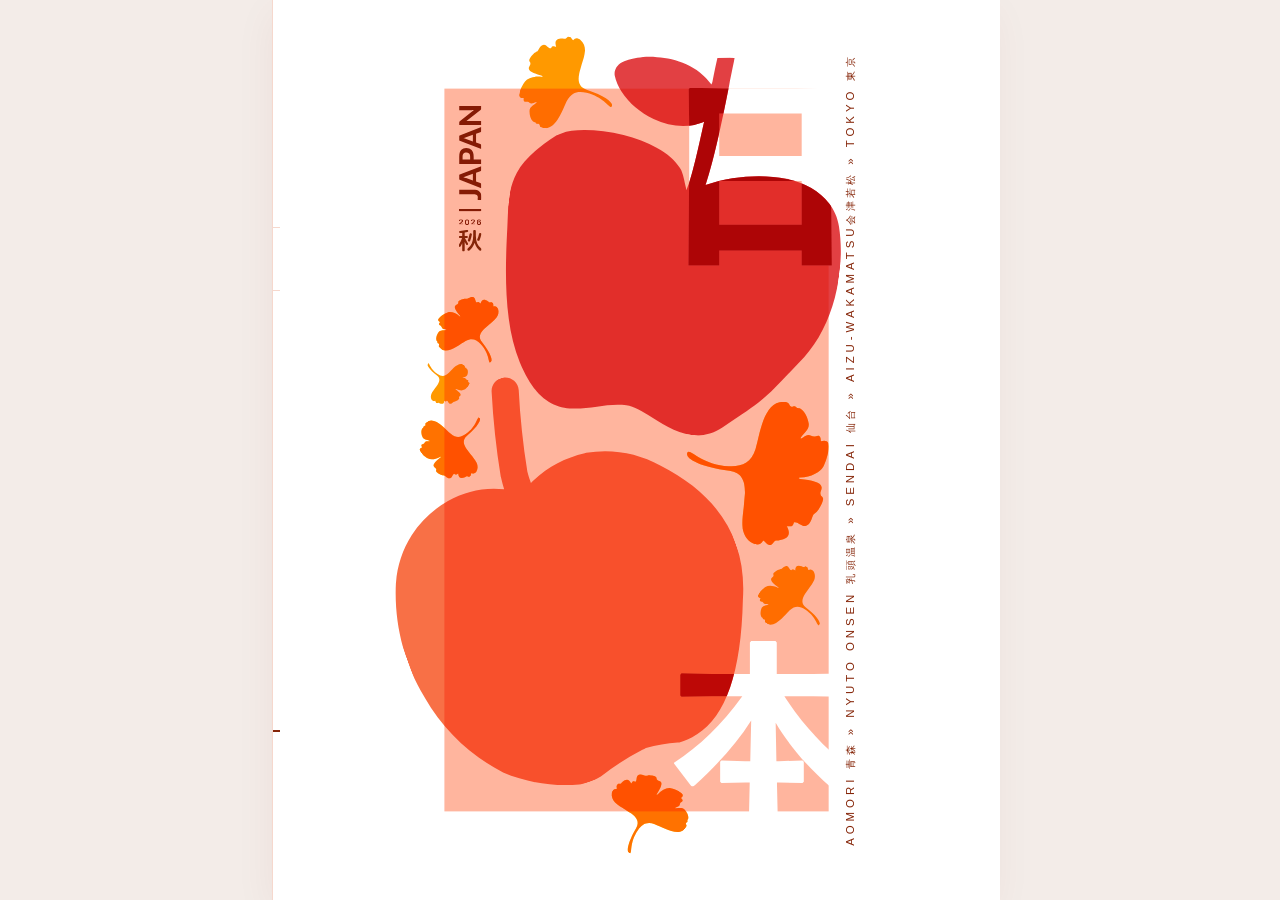
<file: index.html>
<!doctype html><html lang="en"><head><meta charset="utf-8"><meta name="viewport" content="width=device-width,initial-scale=1,viewport-fit=cover"><title>2026 Tohoku — Itinerary</title><meta name="description" content="Day-by-day Tohoku trip itinerary, offline-ready."><meta name="theme-color" content="#ffffff" media="(prefers-color-scheme: light)"><meta name="theme-color" content="#1a0a06" media="(prefers-color-scheme: dark)"><script>try{var t=sessionStorage.getItem("theme");"light"!==t&&"dark"!==t||document.documentElement.setAttribute("data-theme",t),"off"===localStorage.getItem("motion")&&document.documentElement.setAttribute("data-motion","off")}catch(t){}</script><link rel="icon" href="favicon.ico?v=2" sizes="any"><link rel="icon" type="image/png" sizes="16x16" href="icons/favicon-16.png?v=2"><link rel="icon" type="image/png" sizes="32x32" href="icons/favicon-32.png?v=2"><link rel="icon" type="image/png" sizes="48x48" href="icons/favicon-48.png?v=2"><link rel="apple-touch-icon" sizes="180x180" href="icons/apple-touch-icon.png?v=2"><link rel="manifest" href="manifest.webmanifest"><meta name="apple-mobile-web-app-capable" content="yes"><meta name="apple-mobile-web-app-status-bar-style" content="black-translucent"><meta name="apple-mobile-web-app-title" content="Tohoku 2026"><meta name="mobile-web-app-capable" content="yes"><link rel="stylesheet" href="styles.css"></head><body><div class="splash" id="splash" aria-hidden="true"><div class="splash__poster"><div class="sp sp-panel sp-mult" style="left:141px;top:217px;width:941px;height:1770px;background:#ffb59e"></div><div class="sp sp-kanji" style="left:738px;top:215px;width:352px;height:436px"><div class="sp__in" style="width:352px;height:436px;transform:rotate(180deg) scaleY(-1)"><img src="art/splash/nichi.svg" alt=""></div></div><div class="sp sp-kanji" style="left:701.91px;top:1570px;width:435.094px;height:424.427px"><div class="sp__in" style="width:435.094px;height:424.427px;transform:rotate(180deg) scaleY(-1)"><img src="art/splash/hon.svg" alt=""></div></div><div class="sp sp-type sp-mult" style="left:176.37px;top:536.79px;width:10.23px;height:13.51px"><img src="art/splash/d2.svg" alt=""></div><div class="sp sp-type sp-mult" style="left:190.6px;top:536.79px;width:11.285px;height:13.739px"><img src="art/splash/d0.svg" alt=""></div><div class="sp sp-type sp-mult" style="left:205.95px;top:536.79px;width:10.23px;height:13.51px"><img src="art/splash/d2.svg" alt=""></div><div class="sp sp-type sp-mult" style="left:220.17px;top:536.79px;width:11.125px;height:13.739px"><img src="art/splash/d6.svg" alt=""></div><div class="sp sp-type sp-mult" style="left:176.74px;top:260px;width:54.82px;height:230.745px"><div class="sp__in" style="width:230.745px;height:54.82px;transform:rotate(-90deg)"><img src="art/splash/japan.svg" alt=""></div></div><div class="sp sp-type sp-mult" style="left:176.37px;top:511.45px;width:55.205px;height:6.901px"><img src="art/splash/bar.svg" alt=""></div><div class="sp sp-type" style="left:176px;top:563px;width:56px;height:53px"><img src="art/splash/aki.svg" alt=""></div><div class="sp sp-apple-red sp-mult" style="left:233.12px;top:77.36px;width:937.936px;height:1027.284px"><div class="sp__in" style="width:826.265px;height:929.644px;transform:rotate(7.32deg) scaleX(-1)"><img src="art/splash/apple-red.svg" alt=""></div></div><div class="sp sp-type sp-mult sp-route" style="left:1122px;top:215px;width:28px;height:1774px"><p><span>Aomori </span><span class="j">青森</span><span> » Nyuto onsen </span><span class="j">乳頭温泉</span><span> » Sendai </span><span class="j">仙台</span><span> » aizu-wakamatsu</span><span class="j">会津若松</span><span> » Tokyo </span><span class="j">東京</span></p></div><div class="sp sp-leaf sp-leaf--1 sp-mult" style="left:733.956px;top:982.984px;width:348.44px;height:353.081px"><div class="sp__in" style="width:351.261px;height:346.594px;transform:rotate(90.3deg)"><img src="art/splash/leaf-a1.svg" alt=""></div></div><div class="sp sp-leaf sp-leaf--1 sp-mult" style="left:733.956px;top:982.984px;width:348.44px;height:353.081px"><div class="sp__in" style="width:351.261px;height:346.594px;transform:rotate(90.3deg)"><img src="art/splash/leaf-a2.svg" alt=""></div></div><div class="sp sp-leaf sp-leaf--2 sp-mult" style="left:92.008px;top:694.04px;width:238.328px;height:238.252px"><div class="sp__in" style="width:169.681px;height:167.37px;transform:rotate(-46.06deg)"><img src="art/splash/leaf-b1.svg" alt=""></div></div><div class="sp sp-leaf sp-leaf--2 sp-mult" style="left:92.008px;top:694.04px;width:238.328px;height:238.252px"><div class="sp__in" style="width:169.681px;height:167.37px;transform:rotate(-46.06deg)"><img src="art/splash/leaf-b2.svg" alt=""></div></div><div class="sp sp-leaf sp-leaf--3 sp-mult" style="left:53.32px;top:971.523px;width:232.624px;height:233.183px"><div class="sp__in" style="width:169.593px;height:167.318px;transform:rotate(-122.86deg) scaleX(-1)"><img src="art/splash/leaf-c1.svg" alt=""></div></div><div class="sp sp-leaf sp-leaf--3 sp-mult" style="left:53.32px;top:971.523px;width:232.624px;height:233.183px"><div class="sp__in" style="width:169.593px;height:167.318px;transform:rotate(-122.86deg) scaleX(-1)"><img src="art/splash/leaf-c2.svg" alt=""></div></div><div class="sp sp-leaf sp-leaf--4 sp-mult" style="left:883.996px;top:1353.036px;width:229.772px;height:230.538px"><div class="sp__in" style="width:169.682px;height:167.399px;transform:rotate(-60.07deg)"><img src="art/splash/leaf-d.svg" alt=""></div></div><div class="sp sp-leaf sp-leaf--5 sp-mult" style="left:493.768px;top:1857.972px;width:275.528px;height:275.059px"><div class="sp__in" style="width:197.621px;height:194.929px;transform:rotate(37.65deg) scaleX(-1)"><img src="art/splash/leaf-e1.svg" alt=""></div></div><div class="sp sp-leaf sp-leaf--5 sp-mult" style="left:493.768px;top:1857.972px;width:275.528px;height:275.059px"><div class="sp__in" style="width:197.621px;height:194.929px;transform:rotate(37.65deg) scaleX(-1)"><img src="art/splash/leaf-e2.svg" alt=""></div></div><div class="sp sp-leaf sp-leaf--6 sp-mult" style="left:310.992px;top:72.071px;width:267.964px;height:270.431px"><div class="sp__in" style="width:231.723px;height:228.599px;transform:rotate(-79.2deg)"><img src="art/splash/leaf-f.svg" alt=""></div></div><div class="sp sp-leaf sp-leaf--7 sp-mult" style="left:63.984px;top:854.05px;width:156.364px;height:156.925px"><div class="sp__in" style="width:115.328px;height:113.757px;transform:rotate(120.24deg)"><img src="art/splash/leaf-g.svg" alt=""></div></div><div class="sp sp-apple-red sp-mult" style="left:738px;top:215px;width:352px;height:436px"><div class="sp__mask" style="transform:rotate(180deg) scaleY(-1);-webkit-mask:url(art/splash/mask-nichi.svg) no-repeat 0 0/100% 100%;mask:url(art/splash/mask-nichi.svg) no-repeat 0 0/100% 100%"><div style="position:absolute;left:0;top:0;width:826.255px;height:923.871px;transform-origin:0 0;transform:matrix(.99185,-.127411,.127411,.99185,-80.332,-26.666)"><img src="art/splash/apple-red-over.svg" alt=""></div></div></div><div class="sp sp-apple-coral" style="left:.929px;top:904.022px;width:853.618px;height:1003.697px"><div class="sp__mask" style="transform:rotate(-19.83deg) scaleX(-1);-webkit-mask:url(art/splash/mask-coral.svg) no-repeat 0 0/100% 100%;mask:url(art/splash/mask-coral.svg) no-repeat 0 0/100% 100%"><div style="position:absolute;left:0;top:0;width:435.094px;height:424.427px;transform-origin:0 0;transform:matrix(.940703,-.339231,.339231,.940703,-184.712,896.847)"><img src="art/splash/hon-over.svg" alt=""></div></div></div><div class="sp sp-apple-coral sp-mult" style="left:-143.964px;top:789.001px;width:1143.404px;height:1233.737px"><div class="sp__in" style="width:853.618px;height:1003.697px;transform:rotate(-19.83deg) scaleX(-1)"><img src="art/splash/apple-coral.svg" alt=""></div></div></div></div><script>!function(){var e=document.getElementById("splash");if(e){var t=!1;try{t=sessionStorage.getItem("splashSeen")}catch(e){}if(t||/[?&]nosplash/.test(location.search))e.parentNode.removeChild(e);else{try{sessionStorage.setItem("splashSeen","1")}catch(e){}var n=document.documentElement,i=e.firstChild;n.classList.add("splash-on"),h(),window.addEventListener("resize",h),window.visualViewport&&visualViewport.addEventListener("resize",h),requestAnimationFrame(h);var s,o=!1,a=navigator.serviceWorker,r=!1,c=!1,d=!1,l=!1,u=Date.now();a&&a.controller&&!1!==navigator.onLine&&(a.addEventListener("controllerchange",function(){c=!0,(d||l&&Date.now()-u<1e4)&&p()}),a.getRegistration().then(function(e){if(e)return e.installing&&(r=!0),e.addEventListener("updatefound",function(){r=!0}),e.update()}).catch(function(){}));for(var v=e.getElementsByTagName("img"),f=v.length,m=0;m<v.length;m++)v[m].complete?w():(v[m].addEventListener("load",w),v[m].addEventListener("error",w));setTimeout(g,1200),e.addEventListener("click",function(){if(!d){if(r&&!c)l=!0;else if(c)return p();E()}})}}function h(){var t=Math.min(e.clientWidth/1240,e.clientHeight/2204);i.style.transform="translate(-50%, -50%) scale("+t+")"}function g(){if(!o){o=!0;var t="off"===n.getAttribute("data-motion");e.classList.add(t?"is-static":"is-playing"),s=setTimeout(L,t?1500:2550)}}function p(){try{sessionStorage.setItem("tohoku_refreshed","1");var e=document.querySelector(".day-section:not([hidden])");l&&e&&sessionStorage.setItem("tohoku_refresh_day",e.id)}catch(e){}location.reload()}function L(){return c?p():r?(d=!0,void(s=setTimeout(function(){d=!1,E()},5e3))):E()}function w(){--f<=0&&g()}function E(){clearTimeout(s),e.classList.contains("is-leaving")||(e.classList.add("is-leaving"),n.classList.remove("splash-on"),window.removeEventListener("resize",h),window.visualViewport&&visualViewport.removeEventListener("resize",h),setTimeout(function(){e.parentNode&&e.parentNode.removeChild(e)},450))}}()</script><svg style="display:none" aria-hidden="true"><symbol id="i-chev" viewBox="0 0 24 24" fill="none" stroke="currentColor" stroke-width="2" stroke-linecap="round" stroke-linejoin="round"><path d="M6 9l6 6 6-6"/></symbol><symbol id="i-sleep" viewBox="0 0 24 24" fill="none" stroke="currentColor" stroke-width="1.5" stroke-linecap="round" stroke-linejoin="round"><path d="M3 13h7l-7 7h7"/><path d="M12 7.5h5l-5 5h5"/><path d="M18.5 3h3l-3 3h3"/></symbol><symbol id="i-alarm" viewBox="0 0 24 24" fill="none" stroke="currentColor" stroke-width="1.5" stroke-linecap="round" stroke-linejoin="round"><circle cx="12" cy="13" r="7"/><path d="M12 9.5V13l2.5 1.5"/><path d="M3.5 6.5l3-3M20.5 6.5l-3-3"/><path d="M7 19.5 5.5 21M17 19.5l1.5 1.5"/></symbol><symbol id="i-wash" viewBox="0 0 24 24" fill="none" stroke="currentColor" stroke-width="1.5" stroke-linecap="round" stroke-linejoin="round"><path d="M12 3.5c3.5 4.2 6 7.6 6 10.5a6 6 0 0 1-12 0c0-2.9 2.5-6.3 6-10.5Z"/><path d="M9.4 14.6a2.7 2.7 0 0 0 2.1 2.3"/></symbol><symbol id="i-passport" viewBox="0 0 24 24" fill="none" stroke="currentColor" stroke-width="1.5" stroke-linecap="round" stroke-linejoin="round"><rect x="5" y="3" width="14" height="18" rx="1.5"/><circle cx="12" cy="10.5" r="3.2"/><path d="M8.8 10.5h6.4M12 7.3c-1.3 1-1.3 5.4 0 6.4M12 7.3c1.3 1 1.3 5.4 0 6.4"/><path d="M9 17h6"/></symbol><symbol id="i-check" viewBox="0 0 24 24" fill="none" stroke="currentColor" stroke-width="1.5" stroke-linecap="round" stroke-linejoin="round"><rect x="5" y="4" width="14" height="17" rx="1.5"/><path d="M9 4V3h6v1"/><path d="M8.5 13l2.3 2.3L15.5 10.5"/></symbol><symbol id="i-flight" viewBox="0 0 24 24" fill="none" stroke="currentColor" stroke-width="1.5" stroke-linecap="round" stroke-linejoin="round"><path d="M3 12L21 5l-7 16-3-7-8-2Z"/></symbol><symbol id="i-train" viewBox="0 0 24 24" fill="none" stroke="currentColor" stroke-width="1.5" stroke-linecap="round" stroke-linejoin="round"><path d="M4 7Q4 4 8 4h5q6 0 7 3"/><rect x="4" y="7" width="16" height="9" rx="3"/><path d="M4 10.5h16"/><circle cx="8" cy="18.5" r="1.3" fill="currentColor" stroke="none"/><circle cx="16" cy="18.5" r="1.3" fill="currentColor" stroke="none"/></symbol><symbol id="i-bus" viewBox="0 0 24 24" fill="none" stroke="currentColor" stroke-width="1.5" stroke-linecap="round" stroke-linejoin="round"><rect x="3.5" y="6" width="17" height="11" rx="2"/><path d="M3.5 11h17"/><path d="M7 8.5h3M14 8.5h3"/><circle cx="7.5" cy="18.5" r="1.3" fill="currentColor" stroke="none"/><circle cx="16.5" cy="18.5" r="1.3" fill="currentColor" stroke="none"/></symbol><symbol id="i-ferry" viewBox="0 0 24 24" fill="none" stroke="currentColor" stroke-width="1.5" stroke-linecap="round" stroke-linejoin="round"><path d="M3 15h18l-3 5H6l-3-5Z"/><path d="M12 15V4"/><path d="M12 5l5.5 2.5L12 9.5Z" fill="currentColor" stroke="none"/></symbol><symbol id="i-walk" viewBox="0 0 24 24" fill="none" stroke="currentColor" stroke-width="1.5" stroke-linecap="round" stroke-linejoin="round"><circle cx="13" cy="4.5" r="1.5" fill="currentColor" stroke="none"/><path d="M12 8l-3 3 1 5"/><path d="M12 8l4 2 2 6"/><path d="M10 16l-2 4M15 15l1 5"/></symbol><symbol id="i-hotel" viewBox="0 0 24 24" fill="none" stroke="currentColor" stroke-width="1.5" stroke-linecap="round" stroke-linejoin="round"><path d="M3 19v-6h18v6"/><path d="M3 15v-2a1 1 0 0 1 1-1h3a1 1 0 0 1 1 1v2"/><path d="M3 21v-2M21 21v-2"/></symbol><symbol id="i-museum" viewBox="0 0 24 24" fill="none" stroke="currentColor" stroke-width="1.5" stroke-linecap="round" stroke-linejoin="round"><path d="M3 10 12 4l9 6"/><path d="M5 10v8M9.5 10v8M14.5 10v8M19 10v8"/><path d="M3 18h18M3 20.5h18"/></symbol><symbol id="i-site" viewBox="0 0 24 24" fill="none" stroke="currentColor" stroke-width="1.5" stroke-linecap="round" stroke-linejoin="round"><path d="M4 19 12 6l8 13Z"/><path d="M4 19h16"/><path d="M12 6V3"/></symbol><symbol id="i-castle" viewBox="0 0 24 24" fill="none" stroke="currentColor" stroke-width="1.5" stroke-linecap="round" stroke-linejoin="round"><path d="M12 2.5 18 8H6Z"/><path d="M8 8h8v3.5H8Z"/><path d="M5.5 11.5h13V20h-13Z"/><path d="M9.5 20v-4h2v4M12.5 20v-4h2v4"/></symbol><symbol id="i-onsen" viewBox="0 0 24 24" fill="none" stroke="currentColor" stroke-width="1.5" stroke-linecap="round" stroke-linejoin="round"><path d="M3 19h18"/><path d="M7 19c0-2 2-2 2-4s-2-2-2-4"/><path d="M12 19c0-2 2-2 2-4s-2-2-2-4"/><path d="M17 19c0-2 2-2 2-4s-2-2-2-4"/></symbol><symbol id="i-hike" viewBox="0 0 24 24" fill="none" stroke="currentColor" stroke-width="1.5" stroke-linecap="round" stroke-linejoin="round"><circle cx="18" cy="5.5" r="1.4" fill="currentColor" stroke="none"/><path d="M3 19 9 8l3 5 2.5-3.5L20 19Z"/></symbol><symbol id="i-food" viewBox="0 0 24 24" fill="none" stroke="currentColor" stroke-width="1.5" stroke-linecap="round" stroke-linejoin="round"><path d="M3.5 13a8.5 4 0 0 0 17 0"/><path d="M3 13h18"/><path d="M17 4 15 13M20 4 18 13"/></symbol><symbol id="i-shop" viewBox="0 0 24 24" fill="none" stroke="currentColor" stroke-width="1.5" stroke-linecap="round" stroke-linejoin="round"><path d="M6 8h12l-1 12.5H7Z"/><path d="M9 8a3 3 0 0 1 6 0"/></symbol><symbol id="i-festival" viewBox="0 0 24 24" fill="none" stroke="currentColor" stroke-width="1.5" stroke-linecap="round" stroke-linejoin="round"><path d="M9 4h6M9 20h6"/><path d="M9 4c-1 4-1.5 5-1.5 8s.5 4 1.5 8"/><path d="M15 4c1 4 1.5 5 1.5 8s-.5 4-1.5 8"/><path d="M12 4v16"/></symbol><symbol id="i-sun" viewBox="0 0 24 24" fill="none" stroke="currentColor" stroke-width="1.5" stroke-linecap="round" stroke-linejoin="round"><circle cx="12" cy="12" r="4.5"/><path d="M12 2.5v3M12 18.5v3M3.5 12h3M17.5 12h3M5.6 5.6l2.1 2.1M16.3 16.3l2.1 2.1M18.4 5.6l-2.1 2.1M7.7 16.3l-2.1 2.1"/></symbol><symbol id="i-warn" viewBox="0 0 24 24" fill="none" stroke="currentColor" stroke-width="1.5" stroke-linecap="round" stroke-linejoin="round"><path d="M12 3 22 20H2Z"/><path d="M12 9.5v5"/><circle cx="12" cy="17.2" r="0.75" fill="currentColor" stroke="none"/></symbol><symbol id="i-bound" viewBox="0 0 24 24" fill="none" stroke="currentColor" stroke-width="1.5" stroke-linecap="round" stroke-linejoin="round"><path d="M3 12h15"/><path d="M13 6l7 6-7 6"/></symbol><symbol id="i-depart" viewBox="0 0 24 24" fill="none" stroke="currentColor" stroke-width="1.5" stroke-linecap="round" stroke-linejoin="round"><circle cx="12" cy="12" r="7"/></symbol><symbol id="i-arrive" viewBox="0 0 24 24" fill="none" stroke="currentColor" stroke-width="1.5" stroke-linecap="round" stroke-linejoin="round"><circle cx="12" cy="12" r="7"/><circle cx="12" cy="12" r="2.75" fill="currentColor" stroke="none"/></symbol><symbol id="i-ticket" viewBox="0 0 24 24" fill="none" stroke="currentColor" stroke-width="1.5" stroke-linecap="round" stroke-linejoin="round"><path d="M3 9a2 2 0 0 0 0 6"/><path d="M21 9a2 2 0 0 1 0 6"/><rect x="3" y="6" width="18" height="12" rx="2"/><path d="M13 6v2M13 11v2M13 16v2" stroke-dasharray="1.5 2"/></symbol></svg><header class="hero"><div class="hero__apples" aria-hidden="true"><img class="hero__a hero__a--coral-stem" src="art/apple-coral-stem.svg" alt="" width="54" height="148"> <img class="hero__a hero__a--coral" src="art/apple-coral.svg" alt="" width="345" height="329"> <img class="hero__a hero__a--red-stem" src="art/apple-red-stem.svg" alt="" width="44" height="141"> <img class="hero__a hero__a--red" src="art/apple-red.svg" alt="" width="319" height="303"> <img class="hero__a hero__a--overlap" src="art/apple-overlap.svg" alt="" width="319" height="303"></div><div class="hero__leaves" aria-hidden="true"><span class="leaf" style="--x:6%;--s:30px;--dur:11s;--delay:-2s;--drift:40px;--spin:300deg"><svg viewBox="320 82 250 250" focusable="false"><path d="M449.25 246.379C460.533 225.133 476.462 222.226 496.83 227.12C541.311 237.816 553.072 268.225 558.45 260.901C564.294 252.931 544.532 235.312 497.122 219.684C476.844 213.003 475.328 197.176 479.103 179.134C480.77 173.201 482.839 165.764 484.871 158.247C488.484 146.698 492.184 135.284 492.862 125.617C493.004 124.701 493.085 123.978 493.08 123.51C492.982 113.691 490.383 104.771 481.406 97.3843C473.807 91.784 468.407 93.7924 464.067 98.8266C460.418 96.265 458.945 89.1436 453.319 89.564C450.482 89.4618 447.677 94.0691 445.226 94.8827C442.432 95.3972 441.091 94.2428 438.589 94.4334C424.124 94.2511 417.619 99.7546 422.479 114.483C420.272 114.333 415.969 112.689 413.925 113.548C410.722 114.885 410.831 118.491 409.587 118.582C403.959 119.004 399.18 109.613 392.879 109.454C386.578 109.288 382.447 115.636 379.87 120.481C376.072 127.592 376.438 125.129 371.047 128.675C366.52 131.211 356.73 143.254 356.761 147.966C356.368 151.139 359.252 151.861 359.435 154.368C360.144 159.655 357.35 160.176 355.851 165.318C353.347 174.58 369.887 180.319 387.406 185.851C390.444 186.815 389.283 188.153 386.816 187.977C368.718 186.402 354.735 189.689 346.431 199.332C341.807 204.703 326.506 231.917 334.216 237.947C336.949 240.091 339.633 239.881 343.156 239.803C343.403 239.793 342.032 245.858 344.096 248.221C346.156 250.579 350.105 248.709 352.651 249.15C356.16 249.835 358.603 253.106 361.779 253.499C364.935 253.992 369.517 251.243 373.597 249.909C374.854 249.503 374.742 250.831 374.039 251.489C366.966 258.147 357.861 261.673 357.446 271.423C357.135 279.931 359.568 291.974 365.982 297.502C367.666 298.953 369.816 298.884 371.005 299.489C373.45 300.721 371.615 301.907 374.49 303.083C377.082 304.148 377.031 302.338 379.936 303.385C383.783 304.756 381.161 309.728 386.069 311.883C421.37 325.422 437.881 267.781 449.25 246.379Z" style="fill:var(--art-gold)"/></svg></span><span class="leaf" style="--x:18%;--s:22px;--dur:13s;--delay:-9s;--drift:-30px;--spin:-260deg"><svg viewBox="130 715 175 175" focusable="false"><path d="M217.958 832.524C230.865 820.533 242.584 822.345 255.502 830.62C283.711 848.7 284.549 872.564 290.028 868.787C295.985 864.675 286.541 847.74 257.49 825.546C245.062 816.055 247.813 804.74 254.756 793.163C257.334 789.458 260.551 784.809 263.762 780.096C269.034 772.973 274.334 765.963 277.124 759.437C277.442 758.837 277.672 758.357 277.781 758.032C280.071 751.214 280.413 744.419 275.975 737.152C272.062 731.453 267.843 731.547 263.632 733.988C261.722 731.34 262.413 726.059 258.419 724.999C256.481 724.247 253.433 726.761 251.543 726.736C249.486 726.421 248.835 725.301 247.058 724.832C237.094 721.233 231.271 723.479 231.099 734.837C229.607 734.203 227.024 732.033 225.404 732.136C222.867 732.293 222.077 734.814 221.194 734.578C217.199 733.519 216.147 725.874 211.825 724.252C207.505 722.624 203.123 726.025 200.177 728.758C195.842 732.767 196.687 731.15 192.105 732.309C188.364 732.977 178.699 738.96 177.589 742.227C176.556 744.329 178.378 745.521 177.902 747.299C177.124 751.127 175.066 750.818 172.794 754.015C168.838 759.823 178.904 767.764 189.698 775.797C191.569 777.194 190.444 777.841 188.779 777.127C176.635 771.692 166.171 770.61 158.111 775.288C153.622 777.895 136.502 793.051 140.389 799.074C141.765 801.214 143.673 801.713 146.129 802.504C146.302 802.557 143.898 806.424 144.758 808.555C145.618 810.681 148.799 810.335 150.455 811.251C152.718 812.568 153.623 815.417 155.726 816.451C157.792 817.55 161.622 816.748 164.765 816.805C165.732 816.825 165.336 817.717 164.691 818.004C158.2 820.913 151.053 821.167 148.425 827.813C146.168 833.625 144.96 842.542 148.071 847.907C148.887 849.315 150.392 849.783 151.069 850.487C152.465 851.927 150.911 852.307 152.618 853.81C154.156 855.17 154.555 853.905 156.313 855.327C158.647 857.199 155.638 860.01 158.517 862.679C179.692 880.522 204.953 844.603 217.958 832.524Z" style="fill:var(--art-rust)"/></svg></span><span class="leaf" style="--x:31%;--s:26px;--dur:10s;--delay:-5s;--drift:50px;--spin:340deg"><svg viewBox="38 972 175 175" focusable="false"><path d="M126.246 1027.62C138.212 1040.56 150.035 1039.63 163.54 1032.36C193.033 1016.46 195.668 992.723 200.847 996.903C206.477 1001.45 195.782 1017.63 165.139 1037.57C152.031 1046.09 153.92 1057.58 159.97 1069.65C162.261 1073.54 165.118 1078.42 167.964 1083.36C172.684 1090.86 177.44 1098.25 179.73 1104.97C180.001 1105.59 180.194 1106.09 180.278 1106.42C182.047 1113.39 181.876 1120.19 176.902 1127.1C172.571 1132.49 168.371 1132.08 164.356 1129.33C162.252 1131.82 162.542 1137.14 158.48 1137.9C156.49 1138.5 153.641 1135.76 151.754 1135.65C149.679 1135.8 148.945 1136.87 147.139 1137.21C136.931 1140.04 131.295 1137.36 131.979 1126.02C130.444 1126.54 127.705 1128.51 126.098 1128.29C123.579 1127.94 122.981 1125.37 122.084 1125.54C118.019 1126.29 116.394 1133.83 111.962 1135.13C107.531 1136.42 103.418 1132.7 100.687 1129.75C96.6669 1125.43 97.3871 1127.1 92.906 1125.6C89.2263 1124.66 80.04 1117.96 79.18 1114.62C78.308 1112.45 80.2148 1111.39 79.8748 1109.58C79.3873 1105.71 77.3119 1105.86 75.2878 1102.5C71.7809 1096.41 82.4181 1089.25 93.7868 1082.06C95.7577 1080.81 94.6853 1080.08 92.9715 1080.66C80.4518 1085.17 69.9361 1085.46 62.2515 1080.18C57.9722 1077.24 42.0442 1060.84 46.3746 1055.13C47.9085 1053.1 49.8485 1052.74 52.3573 1052.14C52.534 1052.1 50.428 1048.06 51.447 1046C52.4645 1043.95 55.6106 1044.53 57.3309 1043.74C59.6871 1042.6 60.8046 1039.83 62.9794 1038.96C65.122 1038.02 68.8806 1039.11 72.0191 1039.29C72.9852 1039.34 72.6576 1038.42 72.0362 1038.08C65.7827 1034.69 58.6757 1033.9 56.5565 1027.08C54.744 1021.11 54.2124 1012.13 57.7192 1007.01C58.6397 1005.67 60.175 1005.32 60.904 1004.67C62.4041 1003.34 60.883 1002.84 62.6988 1001.47C64.3348 1000.23 64.6372 1001.52 66.4979 1000.24C68.9658 998.545 66.1779 995.515 69.2497 993.071C91.7107 976.877 114.19 1014.6 126.246 1027.62Z" style="fill:var(--art-orange)"/></svg></span><span class="leaf" style="--x:44%;--s:18px;--dur:14s;--delay:-1s;--drift:-20px;--spin:220deg"><svg viewBox="68 844 138 138" focusable="false"><path d="M150.328 903.402C137.389 904.258 131.538 897.781 128.003 887.058C120.288 863.636 130.89 849.62 126.007 849.232C120.697 848.815 118.227 862.87 124.512 889.033C127.203 900.223 120.379 905.407 111.038 908.795C107.846 909.714 103.85 910.875 99.8286 912.076C93.5106 913.696 87.2294 915.238 82.6063 917.669C82.146 917.864 81.7917 918.032 81.5786 918.167C77.1055 920.997 73.755 924.719 72.9157 930.929C72.5042 936 74.9566 937.905 78.4951 938.467C78.3561 940.866 75.5098 943.561 77.2984 946.02C78.0563 947.35 80.9639 947.329 82.0318 948.221C83.0603 949.356 82.9117 950.298 83.7086 951.39C87.7282 958.072 92.096 959.492 97.4679 953.087C98.0255 954.141 98.4927 956.58 99.4658 957.273C100.988 958.362 102.609 957.289 103.004 957.833C104.794 960.293 101.845 965.147 103.56 968.08C105.271 971.016 109.352 971.108 112.304 970.915C116.641 970.638 115.408 971.169 118.562 972.635C121.009 973.99 129.306 975.061 131.456 973.71C133.022 972.99 132.535 971.464 133.632 970.669C135.854 968.844 136.886 969.976 139.668 969.205C144.624 967.726 142.562 958.517 140.128 948.918C139.708 947.252 140.65 947.404 141.27 948.585C145.681 957.327 151.155 962.803 157.93 963.874C161.703 964.47 178.517 963.763 179.094 958.519C179.301 956.658 178.443 955.488 177.408 953.895C177.334 953.785 180.503 952.693 181 951.076C181.496 949.463 179.519 948.184 178.999 946.892C178.318 945.089 179.124 943.042 178.403 941.475C177.734 939.888 175.174 938.568 173.406 937.076C172.863 936.615 173.503 936.29 174.004 936.425C179.062 937.778 183.261 940.951 187.848 938.376C191.835 936.105 196.665 931.574 197.379 927.066C197.567 925.883 196.925 924.917 196.865 924.2C196.737 922.73 197.801 923.235 197.524 921.583C197.277 920.093 196.462 920.63 196.118 919.002C195.654 916.849 198.677 916.641 198.273 913.78C194.465 893.759 163.362 902.543 150.328 903.402Z" style="fill:var(--art-gold)"/></svg></span><span class="leaf" style="--x:57%;--s:34px;--dur:12s;--delay:-7s;--drift:30px;--spin:-320deg"><svg viewBox="735 970 368 372" focusable="false"><path d="M910.746 1100.16C899.792 1134.95 876.849 1143.68 845.136 1142.01C775.874 1138.35 749.946 1096.26 743.951 1108.67C737.44 1122.16 771.764 1142.97 846.753 1153.17C878.828 1157.53 885.457 1180.71 884.811 1208.65C883.965 1217.95 882.934 1229.61 881.98 1241.38C879.783 1259.59 877.419 1277.63 879.077 1292.22C879.119 1293.63 879.198 1294.73 879.334 1295.43C882.191 1310.04 888.529 1322.61 903.951 1331.15C916.824 1337.4 924.32 1332.91 929.4 1324.21C935.547 1327.02 939.708 1337.23 947.979 1335.05C952.236 1334.42 955.146 1326.78 958.574 1324.89C962.598 1323.35 964.916 1324.7 968.592 1323.73C990.206 1320 998.384 1310 987.072 1289.39C990.404 1289 997.272 1290.26 1000.08 1288.42C1004.49 1285.54 1003.33 1280.2 1005.16 1279.72C1013.43 1277.53 1023.15 1290.21 1032.59 1288.71C1042.03 1287.22 1046.43 1276.62 1048.93 1268.68C1052.63 1257.03 1052.77 1260.81 1059.82 1254.03C1065.87 1249 1077.14 1228.35 1075.79 1221.33C1075.5 1216.49 1071.01 1216.21 1070.04 1212.52C1067.52 1204.84 1071.54 1203.29 1072.36 1195.21C1073.54 1180.71 1047.29 1176.72 1019.65 1173.31C1014.86 1172.72 1016.22 1170.4 1019.94 1169.98C1047.36 1167.33 1067.29 1158.57 1077.01 1141.91C1082.42 1132.62 1097.72 1087.83 1084.56 1080.97C1079.89 1078.53 1075.95 1079.58 1070.72 1080.67C1070.35 1080.75 1070.72 1071.33 1066.99 1068.38C1063.27 1065.43 1057.9 1069.31 1053.98 1069.36C1048.56 1069.31 1044.02 1065.11 1039.18 1065.4C1034.33 1065.53 1028.26 1070.9 1022.55 1074.01C1020.79 1074.96 1020.59 1072.95 1021.45 1071.78C1030.16 1059.9 1042.76 1052.13 1040.69 1037.48C1038.8 1024.71 1031.85 1007.43 1020.76 1000.96C1017.85 999.262 1014.66 999.958 1012.72 999.386C1008.74 998.223 1011.15 995.949 1006.54 994.99C1002.38 994.118 1002.95 996.802 998.334 996.043C992.22 995.062 994.757 986.926 986.845 985.068C930.483 974.633 921.786 1065.12 910.746 1100.16Z" style="fill:var(--art-orange)"/></svg></span><span class="leaf" style="--x:69%;--s:20px;--dur:15s;--delay:-11s;--drift:-40px;--spin:280deg"><svg viewBox="906 1343 172 172" focusable="false"><path d="M992.958 1460.52C1005.87 1448.53 1017.58 1450.35 1030.5 1458.62C1058.71 1476.7 1059.55 1500.56 1065.03 1496.79C1070.98 1492.68 1061.54 1475.74 1032.49 1453.55C1020.06 1444.05 1022.81 1432.74 1029.76 1421.16C1032.33 1417.46 1035.55 1412.81 1038.76 1408.1C1044.03 1400.97 1049.33 1393.96 1052.12 1387.44C1052.44 1386.84 1052.67 1386.36 1052.78 1386.03C1055.07 1379.21 1055.41 1372.42 1050.97 1365.15C1047.06 1359.45 1042.84 1359.55 1038.63 1361.99C1036.72 1359.34 1037.41 1354.06 1033.42 1353C1031.48 1352.25 1028.43 1354.76 1026.54 1354.74C1024.49 1354.42 1023.83 1353.3 1022.06 1352.83C1012.09 1349.23 1006.27 1351.48 1006.1 1362.84C1004.61 1362.2 1002.02 1360.03 1000.4 1360.14C997.867 1360.29 997.077 1362.81 996.194 1362.58C992.199 1361.52 991.147 1353.87 986.825 1352.25C982.505 1350.62 978.123 1354.02 975.177 1356.76C970.842 1360.77 971.687 1359.15 967.105 1360.31C963.364 1360.98 953.699 1366.96 952.589 1370.23C951.556 1372.33 953.378 1373.52 952.902 1375.3C952.124 1379.13 950.066 1378.82 947.794 1382.02C943.838 1387.82 953.904 1395.76 964.698 1403.8C966.569 1405.19 965.444 1405.84 963.779 1405.13C951.635 1399.69 941.171 1398.61 933.111 1403.29C928.622 1405.89 911.502 1421.05 915.389 1427.07C916.765 1429.21 918.673 1429.71 921.129 1430.5C921.302 1430.56 918.898 1434.42 919.758 1436.55C920.618 1438.68 923.799 1438.33 925.455 1439.25C927.718 1440.57 928.623 1443.42 930.726 1444.45C932.792 1445.55 936.622 1444.75 939.765 1444.8C940.732 1444.83 940.336 1445.72 939.691 1446C933.2 1448.91 926.053 1449.17 923.425 1455.81C921.168 1461.63 919.96 1470.54 923.071 1475.91C923.887 1477.31 925.392 1477.78 926.069 1478.49C927.465 1479.93 925.911 1480.31 927.618 1481.81C929.156 1483.17 929.555 1481.91 931.313 1483.33C933.647 1485.2 930.638 1488.01 933.517 1490.68C954.692 1508.52 979.953 1472.6 992.958 1460.52Z" style="fill:var(--art-gold)"/></svg></span><span class="leaf" style="--x:80%;--s:28px;--dur:11.5s;--delay:-4s;--drift:25px;--spin:-300deg"><svg viewBox="552 1890 200 205" focusable="false"><path d="M664.017 2018.45C644.799 2011.28 632.99 2018.43 622.761 2033.07C600.427 2065.06 610.123 2091.12 602.548 2089.49C594.311 2087.71 596.955 2065.28 618.368 2028.5C627.53 2012.76 619.545 2001.8 606.93 1992.43C602.51 1989.58 596.983 1986.01 591.434 1982.36C582.596 1977.03 573.779 1971.84 567.878 1966.06C567.269 1965.55 566.808 1965.14 566.547 1964.84C561.055 1958.52 557.668 1951.35 559.218 1941.56C560.899 1933.69 565.481 1931.92 571.099 1932.68C571.978 1928.98 568.89 1923.6 572.717 1920.69C574.47 1919.02 578.866 1920.37 580.89 1919.5C582.964 1918.25 583.167 1916.75 584.871 1915.46C593.999 1907.16 601.263 1906.99 606.493 1919.14C607.817 1917.8 609.633 1914.31 611.422 1913.71C614.223 1912.75 616.193 1915.11 617.038 1914.47C620.869 1911.55 618.606 1902.86 622.537 1899.19C626.464 1895.52 632.691 1897.23 637.075 1898.87C643.521 1901.26 641.894 1899.89 647.34 1899.11C651.663 1898.16 664.723 1900.31 667.369 1903.33C669.414 1905.14 667.982 1907.23 669.284 1908.93C671.822 1912.71 673.9 1911.46 677.765 1913.89C684.602 1918.39 677.294 1931.4 669.244 1944.84C667.85 1947.18 669.347 1947.37 670.822 1945.87C681.48 1934.62 692.262 1928.81 703.016 1930.27C709.005 1931.08 734.162 1939.79 732.653 1948C732.122 1950.92 730.29 1952.3 727.998 1954.24C727.835 1954.38 732.141 1957.47 732.16 1960.15C732.179 1962.82 728.601 1963.86 727.226 1965.58C725.375 1968 725.666 1971.47 723.862 1973.52C722.127 1975.62 717.648 1976.45 714.29 1977.91C713.258 1978.36 714.08 1979.15 714.902 1979.17C723.18 1979.42 730.985 1976.52 736.766 1982.5C741.776 1987.76 747.036 1996.82 746.07 2003.97C745.817 2005.85 744.406 2007.02 743.988 2008.08C743.126 2010.25 744.967 2009.97 743.798 2012.35C742.746 2014.49 741.755 2013.31 740.494 2015.62C738.814 2018.67 743.3 2020.36 741.387 2024.51C726.519 2053.12 683.378 2025.68 664.017 2018.45Z" style="fill:var(--art-rust)"/></svg></span><span class="leaf" style="--x:91%;--s:20px;--dur:13.5s;--delay:-8s;--drift:-35px;--spin:260deg"><svg viewBox="320 82 250 250" focusable="false"><path d="M449.25 246.379C460.533 225.133 476.462 222.226 496.83 227.12C541.311 237.816 553.072 268.225 558.45 260.901C564.294 252.931 544.532 235.312 497.122 219.684C476.844 213.003 475.328 197.176 479.103 179.134C480.77 173.201 482.839 165.764 484.871 158.247C488.484 146.698 492.184 135.284 492.862 125.617C493.004 124.701 493.085 123.978 493.08 123.51C492.982 113.691 490.383 104.771 481.406 97.3843C473.807 91.784 468.407 93.7924 464.067 98.8266C460.418 96.265 458.945 89.1436 453.319 89.564C450.482 89.4618 447.677 94.0691 445.226 94.8827C442.432 95.3972 441.091 94.2428 438.589 94.4334C424.124 94.2511 417.619 99.7546 422.479 114.483C420.272 114.333 415.969 112.689 413.925 113.548C410.722 114.885 410.831 118.491 409.587 118.582C403.959 119.004 399.18 109.613 392.879 109.454C386.578 109.288 382.447 115.636 379.87 120.481C376.072 127.592 376.438 125.129 371.047 128.675C366.52 131.211 356.73 143.254 356.761 147.966C356.368 151.139 359.252 151.861 359.435 154.368C360.144 159.655 357.35 160.176 355.851 165.318C353.347 174.58 369.887 180.319 387.406 185.851C390.444 186.815 389.283 188.153 386.816 187.977C368.718 186.402 354.735 189.689 346.431 199.332C341.807 204.703 326.506 231.917 334.216 237.947C336.949 240.091 339.633 239.881 343.156 239.803C343.403 239.793 342.032 245.858 344.096 248.221C346.156 250.579 350.105 248.709 352.651 249.15C356.16 249.835 358.603 253.106 361.779 253.499C364.935 253.992 369.517 251.243 373.597 249.909C374.854 249.503 374.742 250.831 374.039 251.489C366.966 258.147 357.861 261.673 357.446 271.423C357.135 279.931 359.568 291.974 365.982 297.502C367.666 298.953 369.816 298.884 371.005 299.489C373.45 300.721 371.615 301.907 374.49 303.083C377.082 304.148 377.031 302.338 379.936 303.385C383.783 304.756 381.161 309.728 386.069 311.883C421.37 325.422 437.881 267.781 449.25 246.379Z" style="fill:var(--art-gold)"/></svg></span><span class="leaf" style="--x:50%;--s:16px;--dur:16s;--delay:-13s;--drift:20px;--spin:200deg"><svg viewBox="38 972 175 175" focusable="false"><path d="M126.246 1027.62C138.212 1040.56 150.035 1039.63 163.54 1032.36C193.033 1016.46 195.668 992.723 200.847 996.903C206.477 1001.45 195.782 1017.63 165.139 1037.57C152.031 1046.09 153.92 1057.58 159.97 1069.65C162.261 1073.54 165.118 1078.42 167.964 1083.36C172.684 1090.86 177.44 1098.25 179.73 1104.97C180.001 1105.59 180.194 1106.09 180.278 1106.42C182.047 1113.39 181.876 1120.19 176.902 1127.1C172.571 1132.49 168.371 1132.08 164.356 1129.33C162.252 1131.82 162.542 1137.14 158.48 1137.9C156.49 1138.5 153.641 1135.76 151.754 1135.65C149.679 1135.8 148.945 1136.87 147.139 1137.21C136.931 1140.04 131.295 1137.36 131.979 1126.02C130.444 1126.54 127.705 1128.51 126.098 1128.29C123.579 1127.94 122.981 1125.37 122.084 1125.54C118.019 1126.29 116.394 1133.83 111.962 1135.13C107.531 1136.42 103.418 1132.7 100.687 1129.75C96.6669 1125.43 97.3871 1127.1 92.906 1125.6C89.2263 1124.66 80.04 1117.96 79.18 1114.62C78.308 1112.45 80.2148 1111.39 79.8748 1109.58C79.3873 1105.71 77.3119 1105.86 75.2878 1102.5C71.7809 1096.41 82.4181 1089.25 93.7868 1082.06C95.7577 1080.81 94.6853 1080.08 92.9715 1080.66C80.4518 1085.17 69.9361 1085.46 62.2515 1080.18C57.9722 1077.24 42.0442 1060.84 46.3746 1055.13C47.9085 1053.1 49.8485 1052.74 52.3573 1052.14C52.534 1052.1 50.428 1048.06 51.447 1046C52.4645 1043.95 55.6106 1044.53 57.3309 1043.74C59.6871 1042.6 60.8046 1039.83 62.9794 1038.96C65.122 1038.02 68.8806 1039.11 72.0191 1039.29C72.9852 1039.34 72.6576 1038.42 72.0362 1038.08C65.7827 1034.69 58.6757 1033.9 56.5565 1027.08C54.744 1021.11 54.2124 1012.13 57.7192 1007.01C58.6397 1005.67 60.175 1005.32 60.904 1004.67C62.4041 1003.34 60.883 1002.84 62.6988 1001.47C64.3348 1000.23 64.6372 1001.52 66.4979 1000.24C68.9658 998.545 66.1779 995.515 69.2497 993.071C91.7107 976.877 114.19 1014.6 126.246 1027.62Z" style="fill:var(--art-orange)"/></svg></span></div><a href="index.html" class="hero__title" aria-label="日本東北, Tohoku, autumn 2026. Go to the timeline"><span class="hero__kicker"><span lang="ja">秋</span><span class="hero__dash"></span><span>2026</span></span><span class="hero__name" lang="ja">日本東北</span></a><div class="hero__meta"><span class="hero__dates">30 Oct – 16 Nov</span><button class="theme-toggle motion-toggle hero__toggle" type="button" data-motion-toggle data-mode="on" aria-label="Motion on. Turn motion off." title="Motion on. Turn motion off."><svg class="ico-motion-on" viewBox="0 0 24 24" fill="none" stroke="currentColor" stroke-width="1.6" stroke-linecap="round" aria-hidden="true"><circle cx="15.5" cy="12" r="5"/><path d="M2.5 8.5h5M1.5 12h6M2.5 15.5h5"/></svg><svg class="ico-motion-off" viewBox="0 0 24 24" fill="none" stroke="currentColor" stroke-width="1.6" stroke-linecap="round" aria-hidden="true"><circle cx="12" cy="12" r="5"/><path d="M4 4l16 16"/></svg></button><button class="theme-toggle hero__toggle" type="button" data-theme-toggle data-mode="light" aria-label="Light mode. Switch to dark mode." title="Light mode. Switch to dark mode."><svg class="ico-light" viewBox="0 0 24 24" fill="none" stroke="currentColor" stroke-width="1.6" stroke-linecap="round" aria-hidden="true"><circle cx="12" cy="12" r="4.2"/><path d="M12 2.5v2.5M12 19v2.5M2.5 12H5M19 12h2.5M5.3 5.3l1.8 1.8M16.9 16.9l1.8 1.8M18.7 5.3l-1.8 1.8M7.1 16.9l-1.8 1.8"/></svg><svg class="ico-dark" viewBox="0 0 24 24" fill="none" stroke="currentColor" stroke-width="1.6" stroke-linejoin="round" aria-hidden="true"><path d="M19.5 14.5A8 8 0 0 1 9.5 4.5a8 8 0 1 0 10 10Z" fill="currentColor"/></svg></button></div></header><div class="navbar"><div class="mini" aria-hidden="true"><a href="index.html" class="mini__brand" tabindex="-1"><span class="mini__name" lang="ja">日本東北</span><span class="mini__kicker"><span lang="ja">秋</span><span class="hero__dash"></span><span>2026</span></span></a><div class="mini__meta"><span class="mini__dates">30 Oct – 16 Nov</span><button tabindex="-1" class="theme-toggle motion-toggle mini__toggle" type="button" data-motion-toggle data-mode="on" aria-label="Motion on. Turn motion off." title="Motion on. Turn motion off."><svg class="ico-motion-on" viewBox="0 0 24 24" fill="none" stroke="currentColor" stroke-width="1.6" stroke-linecap="round" aria-hidden="true"><circle cx="15.5" cy="12" r="5"/><path d="M2.5 8.5h5M1.5 12h6M2.5 15.5h5"/></svg><svg class="ico-motion-off" viewBox="0 0 24 24" fill="none" stroke="currentColor" stroke-width="1.6" stroke-linecap="round" aria-hidden="true"><circle cx="12" cy="12" r="5"/><path d="M4 4l16 16"/></svg></button><button tabindex="-1" class="theme-toggle mini__toggle" type="button" data-theme-toggle data-mode="light" aria-label="Light mode. Switch to dark mode." title="Light mode. Switch to dark mode."><svg class="ico-light" viewBox="0 0 24 24" fill="none" stroke="currentColor" stroke-width="1.6" stroke-linecap="round" aria-hidden="true"><circle cx="12" cy="12" r="4.2"/><path d="M12 2.5v2.5M12 19v2.5M2.5 12H5M19 12h2.5M5.3 5.3l1.8 1.8M16.9 16.9l1.8 1.8M18.7 5.3l-1.8 1.8M7.1 16.9l-1.8 1.8"/></svg><svg class="ico-dark" viewBox="0 0 24 24" fill="none" stroke="currentColor" stroke-width="1.6" stroke-linejoin="round" aria-hidden="true"><path d="M19.5 14.5A8 8 0 0 1 9.5 4.5a8 8 0 1 0 10 10Z" fill="currentColor"/></svg></button></div></div><nav class="route" aria-label="Destinations"><a href="index.html" aria-current="page"><span class="route__jp" lang="ja">日程</span><span class="route__en">Timeline</span></a> <a href="aomori.html"><span class="route__jp" lang="ja">青森</span><span class="route__en">Aomori</span></a> <a href="nyuto.html"><span class="route__jp" lang="ja">乳頭<span class="route__long">温泉</span></span><span class="route__en">Nyuto<span class="route__long"> Onsen</span></span></a> <a href="sendai.html"><span class="route__jp" lang="ja">仙台</span><span class="route__en">Sendai</span></a> <a href="aizu.html"><span class="route__jp" lang="ja">会津<span class="route__long">若松</span></span><span class="route__en">Aizu<span class="route__long">-Wakamatsu</span></span></a> <a href="tokyo.html"><span class="route__jp" lang="ja">東京</span><span class="route__en">Tokyo</span></a></nav><div class="rail" id="rail" role="tablist" aria-label="Jump to day"></div></div><main class="board" id="board"><section class="day-section" id="day-2026-10-30" data-date="2026-10-30" data-base="Departure"><div class="day-header"><span class="day-header__date">FRI 30 OCT</span> <span class="day-header__base">Overnight flight</span></div><div class="day-sun"><svg><use href="#i-sun"/></svg> Singapore sunrise 0646 / sunset 1851</div><div class="timeline"><details class="row"><summary><span class="row__time">2255<small>→0000</small></span> <span class="row__body"><span class="transit"><span class="transit__line transit__name"><svg><use href="#i-flight"/></svg>SQ 636</span> <span class="transit__line transit__meta"><svg><use href="#i-depart"/></svg><span class="sr-only">Departure: </span>Changi Airport, Terminal 2</span> <span class="transit__line transit__meta"><svg><use href="#i-arrive"/></svg><span class="sr-only">Arrival: </span>Tokyo International Haneda, Terminal 3</span> </span></span><span class="row__cost"></span><svg class="row__chev" aria-hidden="true"><use href="#i-chev"/></svg></summary><div class="row__detail"><p>Overnight flight. Lands the morning of 31 Oct.</p></div></details></div></section><section class="day-section" id="day-2026-10-31" data-date="2026-10-31" data-base="Transit"><div class="day-header"><span class="day-header__date">SAT 31 OCT</span> <span class="day-header__base"><a href="tokyo.html">Tokyo</a> – <a href="aomori.html">Aomori</a></span></div><div class="day-sun"><svg><use href="#i-sun"/></svg> Aomori sunrise 0606 / sunset 1635</div><div class="timeline"><div class="row row--muted"><div class="row__line"><span class="row__time">0000<small>→0620</small></span><span class="row__body"><span class="row__activity"><svg class="row__icon"><use href="#i-flight"/></svg>SQ636 continues — landing Haneda</span></span><span class="row__cost"></span></div></div><div class="row row--muted"><div class="row__line"><span class="row__time">0620<small>→0750</small></span><span class="row__body"><span class="row__activity"><svg class="row__icon"><use href="#i-passport"/></svg>Immigration, baggage claim, customs</span></span><span class="row__cost"></span></div></div><div class="row row--muted"><div class="row__line"><span class="row__time">0750<small>→0810</small></span><span class="row__body"><span class="row__activity"><svg class="row__icon"><use href="#i-wash"/></svg>Wash up</span></span><span class="row__cost"></span></div></div><details class="row"><summary><span class="row__time">0810<small>→0854</small></span><span class="row__body"><span class="row__activity"><svg class="row__icon"><use href="#i-ticket"/></svg>Collect JR EAST PASS / train reservations</span></span><span class="row__cost">¥50,000<span class="sgd">≈ S$406.50</span></span><svg class="row__chev" aria-hidden="true"><use href="#i-chev"/></svg></summary><div class="row__detail"><p>JR EAST Travel Service Center, Haneda Airport Terminal 3. Open daily 0645–2000. Bought online in advance — this stop is picking up the physical pass and making the seat reservations, not paying for it. Covers the four legs below (Monorail, JR Keihin-Tohoku, Hayabusa 11, JR Ou Main Line) plus two more on 1 Nov (Shin-Aomori↔Hirosaki).</p></div></details><details class="row"><summary><span class="row__time">0854<small>→0907</small></span><span class="row__body"><span class="transit"> <span class="transit__line transit__name"><svg><use href="#i-train"/></svg>Tokyo Monorail Airport Rapid</span> <span class="transit__pass"><span class="flag flag--outline">JR EAST PASS</span></span> <span class="transit__line transit__meta"><svg><use href="#i-bound"/></svg><span class="sr-only">Direction: </span>to Hamamatsucho</span> <span class="transit__line transit__meta"><svg><use href="#i-depart"/></svg><span class="sr-only">Departure: </span>Haneda Airport Terminal 3 (Monorail) (羽田空港第3ターミナル(モノレール)) · Platform 2</span> <span class="transit__line transit__meta"><svg><use href="#i-arrive"/></svg><span class="sr-only">Arrival: </span>Hamamatsucho (浜松町)</span> </span></span><span class="row__cost"></span><svg class="row__chev" aria-hidden="true"><use href="#i-chev"/></svg></summary><div class="row__detail"><p>Airport Rapid service — no stops between Haneda and Hamamatsucho. Covered by the JR EAST PASS collected this morning (reference fare ¥520 ≈ S$4.23 — not a separate charge).</p></div></details><details class="row"><summary><span class="row__time">0913<small>→0919</small></span><span class="row__body"><span class="transit"> <span class="transit__line transit__name"><svg><use href="#i-train"/></svg>JR Keihin-Tohoku Line·Negishi Line</span> <span class="transit__pass"><span class="flag flag--outline">JR EAST PASS</span></span> <span class="transit__line transit__meta"><svg><use href="#i-bound"/></svg><span class="sr-only">Direction: </span>to Omiya (Saitama)</span> <span class="transit__line transit__meta"><svg><use href="#i-depart"/></svg><span class="sr-only">Departure: </span>Hamamatsucho (浜松町) · Platform 1</span> <span class="transit__line transit__meta"><svg><use href="#i-arrive"/></svg><span class="sr-only">Arrival: </span>Tokyo (東京)</span> </span></span><span class="row__cost"></span><svg class="row__chev" aria-hidden="true"><use href="#i-chev"/></svg></summary><div class="row__detail"><p>Covered by the JR EAST PASS. The Sheet's ¥18,110 reference figure is the combined through-fare for this leg plus the next two (Hayabusa 11, JR Ou Main Line to Aomori) — shown once here because all three are connecting JR trains taken without exiting the fare gates, so Japan's fare system charges them as one continuous journey, not three separate fares. That's also why the two legs below show no figure of their own.</p></div></details><details class="row"><summary><span class="row__time">0936<small>→1234</small></span><span class="row__body"><span class="transit"> <span class="transit__line transit__name"><svg><use href="#i-train"/></svg>Hayabusa 11</span> <span class="transit__pass"><span class="flag flag--outline">JR EAST PASS</span></span> <span class="transit__line transit__meta"><svg><use href="#i-bound"/></svg><span class="sr-only">Direction: </span>to Shin-Hakodate-Hokuto</span> <span class="transit__line transit__meta"><svg><use href="#i-depart"/></svg><span class="sr-only">Departure: </span>Tokyo (東京) · Platform 20</span> <span class="transit__line transit__meta"><svg><use href="#i-arrive"/></svg><span class="sr-only">Arrival: </span>Shin-Aomori (新青森)</span> </span></span><span class="row__cost"></span><svg class="row__chev" aria-hidden="true"><use href="#i-chev"/></svg></summary><div class="row__detail"><p>Reserved-seat Shinkansen, ~3h. Bound for Shin-Hakodate-Hokuto — get off at Shin-Aomori, an intermediate stop, not the final one. Covered by the JR EAST PASS — part of the same combined through-fare as the Keihin-Tohoku leg above (see its note).</p><p>Backup if this one's missed: Hayabusa 73 (to Shin-Hakodate-Hokuto), departs Tokyo 1026 from Platform 20, arrives Shin-Aomori 1342.</p></div></details><details class="row"><summary><span class="row__time">1246<small>→1253</small></span><span class="row__body"><span class="transit"> <span class="transit__line transit__name"><svg><use href="#i-train"/></svg>JR Ou Main Line (Akita-Aomori)</span> <span class="transit__pass"><span class="flag flag--outline">JR EAST PASS</span></span> <span class="transit__line transit__meta"><svg><use href="#i-bound"/></svg><span class="sr-only">Direction: </span>to Aomori</span> <span class="transit__line transit__meta"><svg><use href="#i-depart"/></svg><span class="sr-only">Departure: </span>Shin-Aomori (新青森) · Platform 1</span> <span class="transit__line transit__meta"><svg><use href="#i-arrive"/></svg><span class="sr-only">Arrival: </span>Aomori (青森)</span> </span></span><span class="row__cost"></span><svg class="row__chev" aria-hidden="true"><use href="#i-chev"/></svg></summary><div class="row__detail"><p>Local connection into Aomori Station. Covered by the JR EAST PASS — the third and last leg of the same combined through-fare that started at Hamamatsucho (see the Keihin-Tohoku leg's note above).</p></div></details><details class="row"><summary><span class="row__time">1253<small>→1530</small></span><span class="row__body"><span class="row__activity"><svg class="row__icon"><use href="#i-hotel"/></svg>Check in — <a href="aomori.html">APA Hotel Aomori-Eki Kencho-Dori</a></span></span><span class="row__cost"></span><svg class="row__chev" aria-hidden="true"><use href="#i-chev"/></svg></summary><div class="row__detail"><p>Check-in from 1500 / check-out by 1000 for the whole Aomori stay. Full address and booking details on the <a href="aomori.html">Aomori guide</a>.</p></div></details><details class="row" data-place="aomori.html#nebuta-museum"><summary><span class="row__time">1530<small>→1730</small></span><span class="row__body"><span class="row__activity"><svg class="row__icon"><use href="#i-museum"/></svg>Nebuta Museum WA RASSE</span></span><span class="row__cost">¥620<span class="sgd">≈ S$5.04</span></span><svg class="row__chev" aria-hidden="true"><use href="#i-chev"/></svg></summary><div class="row__detail"><p>Open 0900–1800. Budget ~1.5 hours.</p><p><a href="aomori.html#nebuta-museum">Find out more</a></p></div></details><details class="row" data-place="aomori.html#aomori-bay-bridge"><summary><span class="row__time">1630<small>→1900</small></span><span class="row__body"><span class="row__activity"><svg class="row__icon"><use href="#i-walk"/></svg>Aomori Bay Bridge</span></span><span class="row__cost"></span><svg class="row__chev" aria-hidden="true"><use href="#i-chev"/></svg></summary><div class="row__detail"><p>No fixed hours — outdoor, always open (pedestrian walkway closed in winter).</p><p><a href="aomori.html#aomori-bay-bridge">Find out more</a></p></div></details><details class="row" data-place="aomori.html#a-factory"><summary><span class="row__time"></span><span class="row__body"><span class="row__activity"><svg class="row__icon"><use href="#i-site"/></svg>A-FACTORY</span></span><span class="row__cost"></span><svg class="row__chev" aria-hidden="true"><use href="#i-chev"/></svg></summary><div class="row__detail"><p>Open 1000–1900 per the trip's planning notes.</p><p><a href="aomori.html#a-factory">Find out more</a></p></div></details><div class="row row--muted"><div class="row__line"><span class="row__time">1900<small>→2000</small></span><span class="row__body"><span class="row__activity"><svg class="row__icon"><use href="#i-food"/></svg>Dinner</span></span><span class="row__cost"></span></div></div><div class="row row--muted"><div class="row__line"><span class="row__time">2000<small>→0000</small></span><span class="row__body"><span class="row__activity"><svg class="row__icon"><use href="#i-sleep"/></svg>Wash up / sleep</span></span><span class="row__cost"></span></div></div></div></section><section class="day-section" id="day-2026-11-01" data-date="2026-11-01" data-base="Aomori"><div class="day-header"><span class="day-header__date">SUN 1 NOV</span> <span class="day-header__base"><a href="aomori.html">Aomori</a></span></div><div class="day-sun"><svg><use href="#i-sun"/></svg> Aomori sunrise 0607 / sunset 1634</div><div class="timeline"><div class="row row--muted"><div class="row__line"><span class="row__time">0000<small>→0530</small></span><span class="row__body"><span class="row__activity"><svg class="row__icon"><use href="#i-sleep"/></svg>Sleep</span></span><span class="row__cost"></span></div></div><div class="row row--muted"><div class="row__line"><span class="row__time">0530<small>→0700</small></span><span class="row__body"><span class="row__activity"><svg class="row__icon"><use href="#i-alarm"/></svg>Wake up / Wash up</span></span><span class="row__cost"></span></div></div><div class="row row--muted"><div class="row__line"><span class="row__time">0700<small>→0730</small></span><span class="row__body"><span class="row__activity"><svg class="row__icon"><use href="#i-walk"/></svg>Walk to station</span></span><span class="row__cost"></span></div></div><details class="row"><summary><span class="row__time">0730<small>→0939</small></span><span class="row__body"><span class="transit"> <span class="transit__line transit__name"><svg><use href="#i-bus"/></svg>JR Bus Mizuumi-go</span> <span class="transit__pass"><span class="flag flag--outline">JR EAST PASS</span></span> <span class="transit__line transit__meta"><svg><use href="#i-depart"/></svg><span class="sr-only">Departure: </span>Aomori Station (青森駅前) · Platform 11</span> <span class="transit__line transit__meta"><svg><use href="#i-arrive"/></svg><span class="sr-only">Arrival: </span>Ishigeto (石ケ戸)</span> </span></span><span class="row__cost"></span><svg class="row__chev" aria-hidden="true"><use href="#i-chev"/></svg></summary><div class="row__detail"><p>Covered by the JR EAST PASS — this Tohoku-area pass covers JR Bus Tohoku's Mizuumi-go route (reference fare ¥2,820 ≈ S$22.93 — not a separate charge).</p><p><a href="https://www.jrbustohoku.co.jp/route/11/274/" target="_blank" rel="noopener">jrbustohoku.co.jp — timetable</a> · <a href="https://www.jrbustohoku.co.jp/towadako-oirase/en/" target="_blank" rel="noopener">Towadako/Oirase route</a></p></div></details><details class="row" data-place="aomori.html#oirase-gorge"><summary><span class="row__time">0939<small>→1330</small></span><span class="row__body"><span class="row__activity"><svg class="row__icon"><use href="#i-hike"/></svg>Ishigedo – Nenokuchi Hike (石ヶ戸 – 子ノ口)</span></span><span class="row__cost"></span><svg class="row__chev" aria-hidden="true"><use href="#i-chev"/></svg></summary><div class="row__detail"><p>No fixed hours — outdoor trail; budget ~3.5 hours. No bus service mid-Nov through March.</p><p><a href="aomori.html#oirase-gorge">Find out more</a></p></div></details><details class="row" data-place="aomori.html#lake-towada-cruise"><summary><span class="row__time">1330<small>→1420</small></span><span class="row__body"><span class="transit"> <span class="transit__line transit__name"><svg><use href="#i-ferry"/></svg>Lake Towada Sightseeing Cruise</span> <span class="transit__line transit__meta"><svg><use href="#i-depart"/></svg><span class="sr-only">Departure: </span>Nenokuchi (子ノ口)</span> <span class="transit__line transit__meta"><svg><use href="#i-arrive"/></svg><span class="sr-only">Arrival: </span>Yasumiya (休屋)</span> </span></span><span class="row__cost">¥1,760<span class="sgd">≈ S$14.31</span></span><svg class="row__chev" aria-hidden="true"><use href="#i-chev"/></svg></summary><div class="row__detail"><p class="flag">ferry season ends 5 nov</p><p>Nenokuchi→Yasumiya departures: 1100 (arr. 1150), 1330 (arr. 1420). Yasumiya→Nenokuchi: 0930 (arr. 1020), 1215 (arr. 1305), 1445 (arr. 1535). <a href="https://www.toutetsu.co.jp/ship.html" target="_blank" rel="noopener">toutetsu.co.jp</a></p><p><a href="aomori.html#lake-towada-cruise">Find out more</a></p></div></details><details class="row"><summary><span class="row__time">1420<small>→1500</small></span><span class="row__body"><span class="row__activity"><svg class="row__icon"><use href="#i-walk"/></svg>Walk around Yasumiya</span></span><span class="row__cost"></span><svg class="row__chev" aria-hidden="true"><use href="#i-chev"/></svg></summary><div class="row__detail"><p>Short lakeside walk around Yasumiya before the bus back — the three stops below. Budget ~40 minutes.</p></div></details><details class="row" data-place="aomori.html#towada-visitor-center"><summary><span class="row__time"></span><span class="row__body"><span class="row__activity"><svg class="row__icon"><use href="#i-site"/></svg>Towada Visitor Center</span></span><span class="row__cost"></span><svg class="row__chev" aria-hidden="true"><use href="#i-chev"/></svg></summary><div class="row__detail"><p>Open 0900–1630.</p><p><a href="aomori.html#towada-visitor-center">Find out more</a></p></div></details><details class="row" data-place="aomori.html#towada-shrine"><summary><span class="row__time"></span><span class="row__body"><span class="row__activity"><svg class="row__icon"><use href="#i-site"/></svg>Towada Shrine</span></span><span class="row__cost"></span><svg class="row__chev" aria-hidden="true"><use href="#i-chev"/></svg></summary><div class="row__detail"><p>No fixed hours — open shrine grounds.</p><p><a href="aomori.html#towada-shrine">Find out more</a></p></div></details><details class="row" data-place="aomori.html#otome-no-zo-statue"><summary><span class="row__time"></span><span class="row__body"><span class="row__activity"><svg class="row__icon"><use href="#i-site"/></svg>Otome-no-zō Statue</span></span><span class="row__cost"></span><svg class="row__chev" aria-hidden="true"><use href="#i-chev"/></svg></summary><div class="row__detail"><p>No fixed hours — open lakeshore site. Budget ~40 minutes total for this Yasumiya walk.</p><p><a href="aomori.html#otome-no-zo-statue">Find out more</a></p></div></details><details class="row"><summary><span class="row__time">1500<small>→1744</small></span><span class="row__body"><span class="transit"> <span class="transit__line transit__name"><svg><use href="#i-bus"/></svg>JR Bus Mizuumi-go</span> <span class="transit__pass"><span class="flag flag--outline">JR EAST PASS</span></span> <span class="transit__line transit__meta"><svg><use href="#i-depart"/></svg><span class="sr-only">Departure: </span>Towadako (十和田湖)</span> <span class="transit__line transit__meta"><svg><use href="#i-arrive"/></svg><span class="sr-only">Arrival: </span>Aomori Station (青森駅前)</span> </span></span><span class="row__cost"></span><svg class="row__chev" aria-hidden="true"><use href="#i-chev"/></svg></summary><div class="row__detail"><p>Covered by the JR EAST PASS (reference fare ¥3,480 ≈ S$28.29 — not a separate charge).</p><p><a href="https://www.jrbustohoku.co.jp/route/11/274/" target="_blank" rel="noopener">jrbustohoku.co.jp — timetable</a></p></div></details><div class="row row--muted"><div class="row__line"><span class="row__time">1744<small>→1830</small></span><span class="row__body"><span class="row__activity"><svg class="row__icon"><use href="#i-food"/></svg>Dinner</span></span><span class="row__cost"></span></div></div><div class="row row--muted"><div class="row__line"><span class="row__time">1830<small>→0000</small></span><span class="row__body"><span class="row__activity"><svg class="row__icon"><use href="#i-sleep"/></svg>Wash up / sleep</span></span><span class="row__cost"></span></div></div></div></section><section class="day-section" id="day-2026-11-02" data-date="2026-11-02" data-base="Aomori"><div class="day-header"><span class="day-header__date">MON 2 NOV</span> <span class="day-header__base"><a href="aomori.html">Aomori</a></span></div><div class="day-sun"><svg><use href="#i-sun"/></svg> Aomori sunrise 0608 / sunset 1633</div><div class="timeline"><div class="row row--muted"><div class="row__line"><span class="row__time">0000<small>→0530</small></span><span class="row__body"><span class="row__activity"><svg class="row__icon"><use href="#i-sleep"/></svg>Sleep</span></span><span class="row__cost"></span></div></div><div class="row row--muted"><div class="row__line"><span class="row__time">0530<small>→0730</small></span><span class="row__body"><span class="row__activity"><svg class="row__icon"><use href="#i-alarm"/></svg>Wake up / Wash up</span></span><span class="row__cost"></span></div></div><div class="row row--muted"><div class="row__line"><span class="row__time">0730<small>→0806</small></span><span class="row__body"><span class="row__activity"><svg class="row__icon"><use href="#i-walk"/></svg>Walk to bus stop</span></span><span class="row__cost"></span></div></div><details class="row"><summary><span class="row__time">0806<small>→0831</small></span><span class="row__body"><span class="transit"> <span class="transit__line transit__name"><svg><use href="#i-bus"/></svg>Aomori Shiei Bus [S51] Prefectural Bijutsukan Line</span> <span class="transit__pass"><span class="flag flag--outline">IC CARD</span></span> <span class="transit__line transit__meta"><svg><use href="#i-bound"/></svg><span class="sr-only">Direction: </span>to Sannai Maruyama Iseki Mae</span> <span class="transit__line transit__meta"><svg><use href="#i-depart"/></svg><span class="sr-only">Departure: </span>Hakko Dori (八甲通り)</span> <span class="transit__line transit__meta"><svg><use href="#i-arrive"/></svg><span class="sr-only">Arrival: </span>Sannai Maruyama Iseki Mae (三内丸山遺跡前)</span> </span></span><span class="row__cost">¥280<span class="sgd">≈ S$2.28</span></span><svg class="row__chev" aria-hidden="true"><use href="#i-chev"/></svg></summary><div class="row__detail"><p>City bus, Prefectural Bijutsukan Line.</p></div></details><details class="row" data-place="aomori.html#sannai-maruyama"><summary><span class="row__time">0831<small>→1100</small></span><span class="row__body"><span class="row__activity"><svg class="row__icon"><use href="#i-site"/></svg>Sannai-Maruyama Site</span></span><span class="row__cost">¥410<span class="sgd">≈ S$3.33</span></span><svg class="row__chev" aria-hidden="true"><use href="#i-chev"/></svg></summary><div class="row__detail"><p>Open 0900–1700. Budget ~1.5 hours.</p><p><a href="aomori.html#sannai-maruyama">Find out more</a></p></div></details><div class="row row--muted"><div class="row__line"><span class="row__time">1100<small>→1115</small></span><span class="row__body"><span class="row__activity"><svg class="row__icon"><use href="#i-walk"/></svg>Walk to Aomori Museum of Art</span></span><span class="row__cost"></span></div></div><details class="row" data-place="aomori.html#aomori-museum-of-art"><summary><span class="row__time">1115<small>→1315</small></span><span class="row__body"><span class="row__activity"><svg class="row__icon"><use href="#i-museum"/></svg>Aomori Museum of Art</span></span><span class="row__cost">¥700<span class="sgd">≈ S$5.69</span></span><svg class="row__chev" aria-hidden="true"><use href="#i-chev"/></svg></summary><div class="row__detail"><p>Open 0930–1700. Budget ~1.5 hours.</p><p><a href="aomori.html#aomori-museum-of-art">Find out more</a></p></div></details><details class="row"><summary><span class="row__time">1315<small>→1330</small></span><span class="row__body"><span class="transit"> <span class="transit__line transit__name"><svg><use href="#i-bus"/></svg>Shuttle de Root Bus Nebutan-go</span> <span class="transit__pass"><span class="flag flag--outline">IC CARD</span></span> <span class="transit__line transit__meta"><svg><use href="#i-bound"/></svg><span class="sr-only">Direction: </span>to Shin-Aomori Station East Exit</span> <span class="transit__line transit__meta"><svg><use href="#i-depart"/></svg><span class="sr-only">Departure: </span>Kenritsu Bijutsukan Mae (県立美術館前(青森県))</span> <span class="transit__line transit__meta"><svg><use href="#i-arrive"/></svg><span class="sr-only">Arrival: </span>Shin Aomori Sta. Higashiguchi (新青森駅東口)</span> </span></span><span class="row__cost">¥300<span class="sgd">≈ S$2.44</span></span><svg class="row__chev" aria-hidden="true"><use href="#i-chev"/></svg></summary><div class="row__detail"><p>Tourist shuttle loop from the Museum of Art stop.</p></div></details><details class="row"><summary><span class="row__time">1343<small>→1420</small></span><span class="row__body"><span class="transit"> <span class="transit__line transit__name"><svg><use href="#i-train"/></svg>JR Ou Main Line (Akita-Aomori)</span> <span class="transit__pass"><span class="flag flag--outline">JR EAST PASS</span></span> <span class="transit__line transit__meta"><svg><use href="#i-bound"/></svg><span class="sr-only">Direction: </span>to Hirosaki</span> <span class="transit__line transit__meta"><svg><use href="#i-depart"/></svg><span class="sr-only">Departure: </span>Shin-Aomori (新青森) · Platform 2</span> <span class="transit__line transit__meta"><svg><use href="#i-arrive"/></svg><span class="sr-only">Arrival: </span>Hirosaki (弘前)</span> </span></span><span class="row__cost"></span><svg class="row__chev" aria-hidden="true"><use href="#i-chev"/></svg></summary><div class="row__detail"><p>Covered by the JR EAST PASS (reference fare ¥620 ≈ S$5.04 — not a separate charge).</p></div></details><div class="row row--muted"><div class="row__line"><span class="row__time">1420<small>→1500</small></span><span class="row__body"><span class="row__activity"><svg class="row__icon"><use href="#i-walk"/></svg>Walk to Hirosaki Castle</span></span><span class="row__cost"></span></div></div><details class="row" data-place="aomori.html#otemon-square"><summary><span class="row__time">1500<small>→1515</small></span><span class="row__body"><span class="row__activity"><svg class="row__icon"><use href="#i-site"/></svg>Otemon Square</span></span><span class="row__cost"></span><svg class="row__chev" aria-hidden="true"><use href="#i-chev"/></svg></summary><div class="row__detail"><p>Open 0900–1800. Budget ~15 minutes — the castle approach.</p><p><a href="aomori.html#otemon-square">Find out more</a></p></div></details><details class="row" data-place="aomori.html#hirosaki-castle"><summary><span class="row__time">1515<small>→1600</small></span><span class="row__body"><span class="row__activity"><svg class="row__icon"><use href="#i-castle"/></svg>Hirosaki Castle</span></span><span class="row__cost"></span><svg class="row__chev" aria-hidden="true"><use href="#i-chev"/></svg></summary><div class="row__detail"><p class="flag flag--outline">keep interior expected closed to the public</p><p>Garden open 0900–1700. Budget ~45 minutes. Covered by the Hirosaki Marugoto Tourist Coupon bought here (¥1,000 — shown on the Festival stop below; also covers Honmaru/Kita-no-Kuruwa, Fujita Memorial Garden, and Neputa Village. Reference fare ¥320 ≈ S$2.60 — not a separate charge).</p><p><a href="aomori.html#hirosaki-castle">Find out more</a></p></div></details><details class="row" data-place="aomori.html#neputa-village"><summary><span class="row__time">1600<small>→1645</small></span><span class="row__body"><span class="row__activity"><svg class="row__icon"><use href="#i-museum"/></svg>Neputa Village</span></span><span class="row__cost"></span><svg class="row__chev" aria-hidden="true"><use href="#i-chev"/></svg></summary><div class="row__detail"><p>Open 0900–1730. Covered by the same Hirosaki Marugoto Tourist Coupon as Hirosaki Castle (reference fare ¥600 ≈ S$4.88 — not a separate charge).</p><p><a href="aomori.html#neputa-village">Find out more</a></p></div></details><details class="row" data-place="aomori.html#hirosaki-chrysanthemum-festival"><summary><span class="row__time">1645<small>→2000</small></span><span class="row__body"><span class="row__activity"><svg class="row__icon"><use href="#i-festival"/></svg>Hirosaki Castle Chrysanthemum &amp; Autumn Foliage Festival</span></span><span class="row__cost">¥1,000<span class="sgd">≈ S$8.13</span></span><svg class="row__chev" aria-hidden="true"><use href="#i-chev"/></svg></summary><div class="row__detail"><p>Runs through this whole Aomori stay.</p><p>Cost shown is the Hirosaki Marugoto Tourist Coupon (¥1,000), bought once and used for all three Hirosaki stops today — Hirosaki Castle Botanical Garden (incl. Honmaru/Kita-no-Kuruwa), Fujita Memorial Garden, and Neputa Village.</p><p><a href="aomori.html#hirosaki-chrysanthemum-festival">Find out more</a></p></div></details><div class="row row--muted"><div class="row__line"><span class="row__time">2000<small>→2031</small></span><span class="row__body"><span class="row__activity"><svg class="row__icon"><use href="#i-walk"/></svg>Walk to Hirosaki Station</span></span><span class="row__cost"></span></div></div><details class="row"><summary><span class="row__time">2031<small>→2129</small></span><span class="row__body"><span class="transit"> <span class="transit__line transit__name"><svg><use href="#i-train"/></svg>JR Ou Main Line (Akita-Aomori)</span> <span class="transit__pass"><span class="flag flag--outline">JR EAST PASS</span></span> <span class="transit__line transit__meta"><svg><use href="#i-bound"/></svg><span class="sr-only">Direction: </span>to Aomori</span> <span class="transit__line transit__meta"><svg><use href="#i-depart"/></svg><span class="sr-only">Departure: </span>Hirosaki (弘前)</span> <span class="transit__line transit__meta"><svg><use href="#i-arrive"/></svg><span class="sr-only">Arrival: </span>Aomori (青森)</span> </span></span><span class="row__cost"></span><svg class="row__chev" aria-hidden="true"><use href="#i-chev"/></svg></summary><div class="row__detail"><p>Covered by the JR EAST PASS (reference fare ¥720 ≈ S$5.85 — not a separate charge).</p></div></details><div class="row row--muted"><div class="row__line"><span class="row__time">2129<small>→2230</small></span><span class="row__body"><span class="row__activity"><svg class="row__icon"><use href="#i-food"/></svg>Dinner</span></span><span class="row__cost"></span></div></div><div class="row row--muted"><div class="row__line"><span class="row__time">2200<small>→0000</small></span><span class="row__body"><span class="row__activity"><svg class="row__icon"><use href="#i-sleep"/></svg>Wash up / sleep</span></span><span class="row__cost"></span></div></div></div></section><section class="day-section" id="day-2026-11-03" data-date="2026-11-03" data-base="Transit"><div class="day-header"><span class="day-header__date">TUE 3 NOV</span> <span class="day-header__base"><a href="aomori.html">Aomori</a> – <a href="nyuto.html">Nyuto Onsen</a></span></div><div class="day-sun"><svg><use href="#i-sun"/></svg> Aomori sunrise 0609 / sunset 1632</div><div class="timeline"><div class="row row--muted"><div class="row__line"><span class="row__time">0000<small>→0500</small></span><span class="row__body"><span class="row__activity"><svg class="row__icon"><use href="#i-sleep"/></svg>Sleep</span></span><span class="row__cost"></span></div></div><div class="row row--muted"><div class="row__line"><span class="row__time">0500<small>→0630</small></span><span class="row__body"><span class="row__activity"><svg class="row__icon"><use href="#i-alarm"/></svg>Wake up / Wash up</span></span><span class="row__cost"></span></div></div><details class="row"><summary><span class="row__time">0630<small>→0700</small></span><span class="row__body"><span class="row__activity"><svg class="row__icon"><use href="#i-hotel"/></svg>Check out / send luggage</span></span><span class="row__cost"></span><svg class="row__chev" aria-hidden="true"><use href="#i-chev"/></svg></summary><div class="row__detail"><p>Check-out by 1000. Main luggage forwarded ahead to Sendai (not carried through Nyuto Onsen) — see <a href="aomori.html">Aomori guide</a>.</p></div></details><div class="row row--muted"><div class="row__line"><span class="row__time">0700<small>→0724</small></span><span class="row__body"><span class="row__activity"><svg class="row__icon"><use href="#i-walk"/></svg>Walk to Aomori Station</span></span><span class="row__cost"></span></div></div><details class="row"><summary><span class="row__time">0724<small>→0728</small></span><span class="row__body"><span class="transit"> <span class="transit__line transit__name"><svg><use href="#i-train"/></svg>JR Ou Main Line (Akita-Aomori)</span> <span class="transit__pass"><span class="flag flag--outline">JR EAST PASS</span></span> <span class="transit__line transit__meta"><svg><use href="#i-bound"/></svg><span class="sr-only">Direction: </span>to Tsugaru-Shinjo</span> <span class="transit__line transit__meta"><svg><use href="#i-depart"/></svg><span class="sr-only">Departure: </span>Aomori (青森)</span> <span class="transit__line transit__meta"><svg><use href="#i-arrive"/></svg><span class="sr-only">Arrival: </span>Shin-Aomori (新青森)</span> </span></span><span class="row__cost"></span><svg class="row__chev" aria-hidden="true"><use href="#i-chev"/></svg></summary><div class="row__detail"><p>Covered by the JR EAST PASS. ¥8,640 is the combined through-fare for this leg plus the two connecting JR trains below (Hayabusa 10, Komachi 3) — shown once here because all three are connecting JR trains taken without exiting the fare gates, same pattern as the 31 Oct Keihin-Tohoku/Hayabusa 11/JR Ou Main Line group.</p></div></details><details class="row"><summary><span class="row__time">0743<small>→0843</small></span><span class="row__body"><span class="transit"> <span class="transit__line transit__name"><svg><use href="#i-train"/></svg>Hayabusa 10</span> <span class="transit__pass"><span class="flag flag--outline">JR EAST PASS</span></span> <span class="transit__line transit__meta"><svg><use href="#i-bound"/></svg><span class="sr-only">Direction: </span>to Tokyo</span> <span class="transit__line transit__meta"><svg><use href="#i-depart"/></svg><span class="sr-only">Departure: </span>Shin-Aomori (新青森) · Platform 11</span> <span class="transit__line transit__meta"><svg><use href="#i-arrive"/></svg><span class="sr-only">Arrival: </span>Morioka (盛岡)</span> </span></span><span class="row__cost"></span><svg class="row__chev" aria-hidden="true"><use href="#i-chev"/></svg></summary><div class="row__detail"><p>Covered by the JR EAST PASS — part of the same combined through-fare as the JR Ou Main Line leg above (see its note).</p></div></details><details class="row"><summary><span class="row__time">0946<small>→1025</small></span><span class="row__body"><span class="transit"> <span class="transit__line transit__name"><svg><use href="#i-train"/></svg>Komachi 3</span> <span class="transit__pass"><span class="flag flag--outline">JR EAST PASS</span></span> <span class="transit__line transit__meta"><svg><use href="#i-bound"/></svg><span class="sr-only">Direction: </span>to Akita</span> <span class="transit__line transit__meta"><svg><use href="#i-depart"/></svg><span class="sr-only">Departure: </span>Morioka (盛岡) · Platform 14</span> <span class="transit__line transit__meta"><svg><use href="#i-arrive"/></svg><span class="sr-only">Arrival: </span>Tazawako (田沢湖)</span> </span></span><span class="row__cost"></span><svg class="row__chev" aria-hidden="true"><use href="#i-chev"/></svg></summary><div class="row__detail"><p>Covered by the JR EAST PASS — the third and last leg of the same combined through-fare that started at Aomori (see the JR Ou Main Line leg's note above).</p></div></details><details class="row"><summary><span class="row__time">1025<small>→1045</small></span><span class="row__body"><span class="row__activity"><svg class="row__icon"><use href="#i-ticket"/></svg>Buy tickets for Lake Tazawa Loop Line</span></span><span class="row__cost">¥1,210<span class="sgd">≈ S$9.84</span></span><svg class="row__chev" aria-hidden="true"><use href="#i-chev"/></svg></summary><div class="row__detail"><p>Ugo Kotsu Tazawako Isshu Line (loop bus) day ticket — covers the three loop segments below.</p></div></details><details class="row"><summary><span class="row__time">1045<small>→1115</small></span><span class="row__body"><span class="transit"> <span class="transit__line transit__name"><svg><use href="#i-bus"/></svg>Ugo Kotsu Tazawako Isshu Line (Migi-mawari)</span> <span class="transit__pass"><span class="flag flag--outline">LOOP LINE TICKET</span></span> <span class="transit__line transit__meta"><svg><use href="#i-depart"/></svg><span class="sr-only">Departure: </span>Tazawako Eki-mae (田沢湖駅前)</span> <span class="transit__line transit__meta"><svg><use href="#i-arrive"/></svg><span class="sr-only">Arrival: </span>Katajiri (潟尻)</span> </span></span><span class="row__cost"></span><svg class="row__chev" aria-hidden="true"><use href="#i-chev"/></svg></summary><div class="row__detail"><p>Covered by the Lake Tazawa Loop Line ticket bought above (reference fare ¥750 — not a separate charge). <a href="https://ugokotsu.co.jp/rosen/timetable/index#:~:text=Lake%20Tazawa%20Loop%20Line" target="_blank" rel="noopener">ugokotsu.co.jp — timetable</a></p></div></details><details class="row" data-place="nyuto.html#statue-of-tatsuko"><summary><span class="row__time">1115<small>→1135</small></span><span class="row__body"><span class="row__activity"><svg class="row__icon"><use href="#i-site"/></svg>Statue of Tatsuko</span></span><span class="row__cost"></span><svg class="row__chev" aria-hidden="true"><use href="#i-chev"/></svg></summary><div class="row__detail"><p>No fixed hours — open lakeshore site.</p><p><a href="nyuto.html#statue-of-tatsuko">Find out more</a></p></div></details><details class="row"><summary><span class="row__time">1135<small>→1145</small></span><span class="row__body"><span class="transit"> <span class="transit__line transit__name"><svg><use href="#i-bus"/></svg>Ugo Kotsu Tazawako Isshu Line (Migi-mawari)</span> <span class="transit__pass"><span class="flag flag--outline">LOOP LINE TICKET</span></span> <span class="transit__line transit__meta"><svg><use href="#i-depart"/></svg><span class="sr-only">Departure: </span>Katajiri (潟尻)</span> <span class="transit__line transit__meta"><svg><use href="#i-arrive"/></svg><span class="sr-only">Arrival: </span>Gozanoishi Jinja-mae (御座の石神社前)</span> </span></span><span class="row__cost"></span><svg class="row__chev" aria-hidden="true"><use href="#i-chev"/></svg></summary><div class="row__detail"><p>Covered by the Lake Tazawa Loop Line ticket (reference fare ¥360 — not a separate charge).</p></div></details><details class="row" data-place="nyuto.html#goza-no-ishi-shrine"><summary><span class="row__time">1145<small>→1155</small></span><span class="row__body"><span class="row__activity"><svg class="row__icon"><use href="#i-site"/></svg>Goza no Ishi Shrine</span></span><span class="row__cost"></span><svg class="row__chev" aria-hidden="true"><use href="#i-chev"/></svg></summary><div class="row__detail"><p>No fixed hours — open shrine grounds.</p><p><a href="nyuto.html#goza-no-ishi-shrine">Find out more</a></p></div></details><details class="row"><summary><span class="row__time">1155<small>→1216</small></span><span class="row__body"><span class="transit"> <span class="transit__line transit__name"><svg><use href="#i-bus"/></svg>Ugo Kotsu Tazawako Isshu Line (Migi-mawari)</span> <span class="transit__pass"><span class="flag flag--outline">LOOP LINE TICKET</span></span> <span class="transit__line transit__meta"><svg><use href="#i-depart"/></svg><span class="sr-only">Departure: </span>Gozanoishi Jinja-mae (御座の石神社前)</span> <span class="transit__line transit__meta"><svg><use href="#i-arrive"/></svg><span class="sr-only">Arrival: </span>Tazawako Eki-mae (田沢湖駅前)</span> </span></span><span class="row__cost"></span><svg class="row__chev" aria-hidden="true"><use href="#i-chev"/></svg></summary><div class="row__detail"><p>Covered by the Lake Tazawa Loop Line ticket (reference fare ¥600 — not a separate charge) — completes the loop back to the station.</p></div></details><div class="row row--muted"><div class="row__line"><span class="row__time">1216<small>→1330</small></span><span class="row__body"><span class="row__activity"><svg class="row__icon"><use href="#i-food"/></svg>Cafe / grocery shopping</span></span><span class="row__cost"></span></div></div><details class="row"><summary><span class="row__time">1330<small>→1415</small></span><span class="row__body"><span class="transit"> <span class="transit__line transit__name"><svg><use href="#i-bus"/></svg>Ugo Kotsu Nyuto Line</span> <span class="transit__pass"><span class="flag flag--outline">CONTACTLESS CARD</span></span> <span class="transit__line transit__meta"><svg><use href="#i-bound"/></svg><span class="sr-only">Direction: </span>to Nyuto Ganiba Onsen</span> <span class="transit__line transit__meta"><svg><use href="#i-depart"/></svg><span class="sr-only">Departure: </span>Tazawako Eki-mae (田沢湖駅前)</span> <span class="transit__line transit__meta"><svg><use href="#i-arrive"/></svg><span class="sr-only">Arrival: </span>Taenoyu Onsen-mae (妙乃湯温泉前)</span> </span></span><span class="row__cost">¥950<span class="sgd">≈ S$7.72</span></span><svg class="row__chev" aria-hidden="true"><use href="#i-chev"/></svg></summary><div class="row__detail"><p><a href="https://ugokotsu.co.jp/wp-content/jikoku/latest/nyuto2026.pdf" target="_blank" rel="noopener">ugokotsu.co.jp — Nyuto Line timetable (PDF)</a></p></div></details><details class="row"><summary><span class="row__time">1415<small>→1530</small></span><span class="row__body"><span class="row__activity"><svg class="row__icon"><use href="#i-hotel"/></svg>Check in / purchase Yumeguri-cho</span></span><span class="row__cost">¥2,500<span class="sgd">≈ S$20.33</span></span><svg class="row__chev" aria-hidden="true"><use href="#i-chev"/></svg></summary><div class="row__detail"><p>Check-in from 1500 / check-out by 1000 for the whole Nyuto Onsen stay. Yumeguri-cho is the hot-spring-hopping pass covering tomorrow's onsen circuit. Full address and booking details on the <a href="nyuto.html">Nyuto Onsen guide</a>.</p></div></details><div class="row"><div class="row__line"><span class="row__time">1530<small>→1830</small></span><span class="row__body"><span class="row__activity"><svg class="row__icon"><use href="#i-onsen"/></svg>Taenoyu (妙の湯)</span></span><span class="row__cost"></span></div></div><div class="row row--muted"><div class="row__line"><span class="row__time">1830<small>→1930</small></span><span class="row__body"><span class="row__activity"><svg class="row__icon"><use href="#i-food"/></svg>Dinner</span></span><span class="row__cost"></span></div></div><div class="row row--muted"><div class="row__line"><span class="row__time">1930<small>→2030</small></span><span class="row__body"><span class="row__activity"><svg class="row__icon"><use href="#i-check"/></svg>Check weather / Bookings for Sendai</span></span><span class="row__cost"></span></div></div><div class="row row--muted"><div class="row__line"><span class="row__time">2030<small>→0000</small></span><span class="row__body"><span class="row__activity"><svg class="row__icon"><use href="#i-sleep"/></svg>Wash up / sleep</span></span><span class="row__cost"></span></div></div></div></section><section class="day-section" id="day-2026-11-04" data-date="2026-11-04" data-base="Nyuto Onsen"><div class="day-header"><span class="day-header__date">WED 4 NOV</span> <span class="day-header__base"><a href="nyuto.html">Nyuto Onsen</a></span></div><div class="day-sun"><svg><use href="#i-sun"/></svg> Nyuto Onsen sunrise 0609 / sunset 1632</div><div class="timeline"><div class="row row--muted"><div class="row__line"><span class="row__time">0000<small>→0630</small></span><span class="row__body"><span class="row__activity"><svg class="row__icon"><use href="#i-sleep"/></svg>Sleep</span></span><span class="row__cost"></span></div></div><div class="row row--muted"><div class="row__line"><span class="row__time">0630<small>→0700</small></span><span class="row__body"><span class="row__activity"><svg class="row__icon"><use href="#i-alarm"/></svg>Wake up / Wash up</span></span><span class="row__cost"></span></div></div><div class="row"><div class="row__line"><span class="row__time">0700<small>→0800</small></span><span class="row__body"><span class="row__activity"><svg class="row__icon"><use href="#i-onsen"/></svg>Taenoyu (妙の湯)</span></span><span class="row__cost"></span></div></div><div class="row row--muted"><div class="row__line"><span class="row__time">0800<small>→0900</small></span><span class="row__body"><span class="row__activity"><svg class="row__icon"><use href="#i-food"/></svg>Breakfast</span></span><span class="row__cost"></span></div></div><div class="row row--muted"><div class="row__line"><span class="row__time">0900<small>→0915</small></span><span class="row__body"><span class="row__activity"><svg class="row__icon"><use href="#i-walk"/></svg>Walk to Ogama Onsen (大釜温泉)</span></span><span class="row__cost"></span></div></div><details class="row" data-place="nyuto.html#ogama-onsen"><summary><span class="row__time">0915<small>→1000</small></span><span class="row__body"><span class="row__activity"><svg class="row__icon"><use href="#i-onsen"/></svg>(2A) Ogama Onsen (大釜温泉)</span></span><span class="row__cost"></span><svg class="row__chev" aria-hidden="true"><use href="#i-chev"/></svg></summary><div class="row__detail"><p>Open 0900–1630 (last entry 1600). Closed Thursdays — fine today (Wed). Budget ~30-40 minutes. Covered by Yumeguri-cho (reference fare ¥700 ≈ S$5.69 — not a separate charge).</p><p><a href="nyuto.html#ogama-onsen">Find out more</a></p></div></details><div class="row row--muted"><div class="row__line"><span class="row__time">1000<small>→1030</small></span><span class="row__body"><span class="row__activity"><svg class="row__icon"><use href="#i-walk"/></svg>Walk to Magoroku Onsen (孫六温泉)</span></span><span class="row__cost"></span></div></div><details class="row" data-place="nyuto.html#magoroku-onsen"><summary><span class="row__time">1030<small>→1130</small></span><span class="row__body"><span class="row__activity"><svg class="row__icon"><use href="#i-onsen"/></svg>(2B) Magoroku Onsen (孫六温泉)</span></span><span class="row__cost"></span><svg class="row__chev" aria-hidden="true"><use href="#i-chev"/></svg></summary><div class="row__detail"><p>Open 1000–1430. Closed Fridays — fine today (Wed). Budget ~40-50 minutes. Covered by Yumeguri-cho (reference fare ¥700 ≈ S$5.69 — not a separate charge).</p><p><a href="nyuto.html#magoroku-onsen">Find out more</a></p></div></details><div class="row row--muted"><div class="row__line"><span class="row__time">1130<small>→1145</small></span><span class="row__body"><span class="row__activity"><svg class="row__icon"><use href="#i-walk"/></svg>Walk to Kuroyu Onsen (黒湯温泉)</span></span><span class="row__cost"></span></div></div><details class="row" data-place="nyuto.html#kuroyu-onsen"><summary><span class="row__time">1145<small>→1300</small></span><span class="row__body"><span class="row__activity"><svg class="row__icon"><use href="#i-onsen"/></svg>(1B) Kuroyu Onsen (黒湯温泉)</span></span><span class="row__cost"></span><svg class="row__chev" aria-hidden="true"><use href="#i-chev"/></svg></summary><div class="row__detail"><p>Today is a Wednesday, the shorter opening window. Budget ~45-60 minutes. Covered by Yumeguri-cho (reference fare ¥800 ≈ S$6.50 — not a separate charge).</p><p><a href="nyuto.html#kuroyu-onsen">Find out more</a></p></div></details><details class="row"><summary><span class="row__time">1336<small>→1413</small></span><span class="row__body"><span class="transit"> <span class="transit__line transit__name"><svg><use href="#i-bus"/></svg>Yumeguri-go shuttle bus</span> <span class="transit__pass"><span class="flag flag--outline">YUMEGURI-CHO</span></span> <span class="transit__line transit__meta"><svg><use href="#i-depart"/></svg><span class="sr-only">Departure: </span>Kuroyu Onsen (黒湯温泉)</span> <span class="transit__line transit__meta"><svg><use href="#i-arrive"/></svg><span class="sr-only">Arrival: </span>Tsurunoyu Onsen (鶴の湯温泉)</span> </span></span><span class="row__cost"></span><svg class="row__chev" aria-hidden="true"><use href="#i-chev"/></svg></summary><div class="row__detail"><p>Covered by Yumeguri-cho. <a href="http://www.nyuto-onsenkyo.com/yumeguri_spring.pdf" target="_blank" rel="noopener">nyuto-onsenkyo.com — Yumeguri shuttle timetable (PDF)</a></p></div></details><details class="row" data-place="nyuto.html#tsurunoyu-onsen"><summary><span class="row__time">1430<small>→1600</small></span><span class="row__body"><span class="row__activity"><svg class="row__icon"><use href="#i-onsen"/></svg>(1A) Tsurunoyu Onsen (鶴の湯温泉)</span></span><span class="row__cost"></span><svg class="row__chev" aria-hidden="true"><use href="#i-chev"/></svg></summary><div class="row__detail"><p>Open 1000–1500. Closed Mondays — fine today (Wed). Budget ~60-90 minutes. Covered by Yumeguri-cho (reference fare ¥700 ≈ S$5.69 — not a separate charge).</p><p><a href="nyuto.html#tsurunoyu-onsen">Find out more</a></p></div></details><details class="row"><summary><span class="row__time">1611<small>→1632</small></span><span class="row__body"><span class="transit"> <span class="transit__line transit__name"><svg><use href="#i-bus"/></svg>Yumeguri-go shuttle bus</span> <span class="transit__pass"><span class="flag flag--outline">YUMEGURI-CHO</span></span> <span class="transit__line transit__meta"><svg><use href="#i-depart"/></svg><span class="sr-only">Departure: </span>Tsurunoyu Onsen (鶴の湯温泉)</span> <span class="transit__line transit__meta"><svg><use href="#i-arrive"/></svg><span class="sr-only">Arrival: </span>Taenoyu Onsen-mae (妙乃湯温泉前)</span> </span></span><span class="row__cost"></span><svg class="row__chev" aria-hidden="true"><use href="#i-chev"/></svg></summary><div class="row__detail"><p>Covered by Yumeguri-cho.</p></div></details><div class="row"><div class="row__line"><span class="row__time">1632<small>→1830</small></span><span class="row__body"><span class="row__activity"><svg class="row__icon"><use href="#i-onsen"/></svg>Taenoyu (妙の湯)</span></span><span class="row__cost"></span></div></div><div class="row row--muted"><div class="row__line"><span class="row__time">1830<small>→1930</small></span><span class="row__body"><span class="row__activity"><svg class="row__icon"><use href="#i-food"/></svg>Dinner</span></span><span class="row__cost"></span></div></div><div class="row row--muted"><div class="row__line"><span class="row__time">1930<small>→0000</small></span><span class="row__body"><span class="row__activity"><svg class="row__icon"><use href="#i-sleep"/></svg>Wash up / sleep</span></span><span class="row__cost"></span></div></div></div></section><section class="day-section" id="day-2026-11-05" data-date="2026-11-05" data-base="Transit"><div class="day-header"><span class="day-header__date">THU 5 NOV</span> <span class="day-header__base"><a href="nyuto.html">Nyuto Onsen</a> – <a href="sendai.html">Sendai</a></span></div><div class="day-sun"><svg><use href="#i-sun"/></svg> Nyuto Onsen sunrise 0610 / sunset 1631</div><div class="timeline"><div class="row row--muted"><div class="row__line"><span class="row__time">0000<small>→0630</small></span><span class="row__body"><span class="row__activity"><svg class="row__icon"><use href="#i-sleep"/></svg>Sleep</span></span><span class="row__cost"></span></div></div><div class="row row--muted"><div class="row__line"><span class="row__time">0630<small>→0700</small></span><span class="row__body"><span class="row__activity"><svg class="row__icon"><use href="#i-alarm"/></svg>Wake up / Wash up</span></span><span class="row__cost"></span></div></div><div class="row"><div class="row__line"><span class="row__time">0700<small>→0800</small></span><span class="row__body"><span class="row__activity"><svg class="row__icon"><use href="#i-onsen"/></svg>Taenoyu (妙の湯)</span></span><span class="row__cost"></span></div></div><div class="row row--muted"><div class="row__line"><span class="row__time">0800<small>→0845</small></span><span class="row__body"><span class="row__activity"><svg class="row__icon"><use href="#i-food"/></svg>Breakfast</span></span><span class="row__cost"></span></div></div><details class="row"><summary><span class="row__time">0845<small>→0915</small></span><span class="row__body"><span class="row__activity"><svg class="row__icon"><use href="#i-hotel"/></svg>Check out</span></span><span class="row__cost"></span><svg class="row__chev" aria-hidden="true"><use href="#i-chev"/></svg></summary><div class="row__detail"><p>Check-out by 1000. See the <a href="nyuto.html">Nyuto Onsen guide</a> for stay details.</p></div></details><div class="row row--muted"><div class="row__line"><span class="row__time">0915<small>→0930</small></span><span class="row__body"><span class="row__activity"><svg class="row__icon"><use href="#i-walk"/></svg>Walk to Ganiba Onsen (蟹場温泉)</span></span><span class="row__cost"></span></div></div><details class="row" data-place="nyuto.html#ganiba-onsen"><summary><span class="row__time">0930<small>→1015</small></span><span class="row__body"><span class="row__activity"><svg class="row__icon"><use href="#i-onsen"/></svg>(3A) Ganiba Onsen (蟹場温泉)</span></span><span class="row__cost"></span><svg class="row__chev" aria-hidden="true"><use href="#i-chev"/></svg></summary><div class="row__detail"><p>Open 0900–1600. Closed Wednesdays — fine today (Thu). Budget ~30-40 minutes. Covered by Yumeguri-cho (reference fare ¥800 ≈ S$6.50 — not a separate charge).</p><p><a href="nyuto.html#ganiba-onsen">Find out more</a></p></div></details><div class="row row--muted"><div class="row__line"><span class="row__time">1015<small>→1030</small></span><span class="row__body"><span class="row__activity"><svg class="row__icon"><use href="#i-walk"/></svg>Walk to Kuroyu Onsen (黒湯温泉)</span></span><span class="row__cost"></span></div></div><details class="row" data-place="nyuto.html#kyukamura-nyuto-onsenkyo"><summary><span class="row__time">1030<small>→1115</small></span><span class="row__body"><span class="row__activity"><svg class="row__icon"><use href="#i-onsen"/></svg>(3B) Kyukamura Nyuto Onsenkyo (休暇村乳頭温泉郷)</span></span><span class="row__cost"></span><svg class="row__chev" aria-hidden="true"><use href="#i-chev"/></svg></summary><div class="row__detail"><p>Open 1100–1500 (hot springs pass valid till 1700). Budget ~30-40 minutes. Covered by Yumeguri-cho (reference fare ¥800 ≈ S$6.50 — not a separate charge).</p><p><a href="nyuto.html#kyukamura-nyuto-onsenkyo">Find out more</a></p></div></details><div class="row row--muted"><div class="row__line"><span class="row__time">1115<small>→1158</small></span><span class="row__body"><span class="row__activity"><svg class="row__icon"><use href="#i-walk"/></svg>Walk to bus stop</span></span><span class="row__cost"></span></div></div><details class="row"><summary><span class="row__time">1158<small>→1243</small></span><span class="row__body"><span class="transit"> <span class="transit__line transit__name"><svg><use href="#i-bus"/></svg>Ugo Kotsu Nyuto Line</span> <span class="transit__pass"><span class="flag flag--outline">CONTACTLESS CARD</span></span> <span class="transit__line transit__meta"><svg><use href="#i-depart"/></svg><span class="sr-only">Departure: </span>Kyukamura Hotels-mae (休暇村前(秋田県))</span> <span class="transit__line transit__meta"><svg><use href="#i-arrive"/></svg><span class="sr-only">Arrival: </span>Tazawako Eki-mae (田沢湖駅前)</span> </span></span><span class="row__cost">¥950<span class="sgd">≈ S$7.72</span></span><svg class="row__chev" aria-hidden="true"><use href="#i-chev"/></svg></summary><div class="row__detail"><p><a href="https://ugokotsu.co.jp/wp-content/jikoku/latest/nyuto2026.pdf" target="_blank" rel="noopener">ugokotsu.co.jp — Nyuto Line timetable (PDF)</a></p></div></details><details class="row"><summary><span class="row__time">1311<small>→1324</small></span><span class="row__body"><span class="transit"> <span class="transit__line transit__name"><svg><use href="#i-train"/></svg>Komachi 15</span> <span class="transit__pass"><span class="flag flag--outline">JR EAST PASS</span></span> <span class="transit__line transit__meta"><svg><use href="#i-bound"/></svg><span class="sr-only">Direction: </span>to Akita</span> <span class="transit__line transit__meta"><svg><use href="#i-depart"/></svg><span class="sr-only">Departure: </span>Tazawako (田沢湖) · Platform 1</span> <span class="transit__line transit__meta"><svg><use href="#i-arrive"/></svg><span class="sr-only">Arrival: </span>Kakunodate (角館)</span> </span></span><span class="row__cost"></span><svg class="row__chev" aria-hidden="true"><use href="#i-chev"/></svg></summary><div class="row__detail"><p>Shinkansen, one stop. Covered by the JR EAST PASS (reference fare ¥1,440 ≈ S$11.71 — not a separate charge).</p></div></details><div class="row row--muted"><div class="row__line"><span class="row__time">1324<small>→1345</small></span><span class="row__body"><span class="row__activity"><svg class="row__icon"><use href="#i-walk"/></svg>Walk to Ando Jozo Miso</span></span><span class="row__cost"></span></div></div><details class="row"><summary><span class="row__time">1345<small>→1415</small></span><span class="row__body"><span class="row__activity"><svg class="row__icon"><use href="#i-shop"/></svg>Ando Jozo Miso</span></span><span class="row__cost"></span><svg class="row__chev" aria-hidden="true"><use href="#i-chev"/></svg></summary><div class="row__detail"><p>Open daily 0830–1700.</p><p><a href="nyuto.html#ando-jozo-miso">Find out more</a></p></div></details><div class="row row--muted"><div class="row__line"><span class="row__time">1415<small>→1430</small></span><span class="row__body"><span class="row__activity"><svg class="row__icon"><use href="#i-walk"/></svg>Walk to Bukeyashiki Street</span></span><span class="row__cost"></span></div></div><div class="row row--muted"><div class="row__line"><span class="row__time">1430<small>→1530</small></span><span class="row__body"><span class="row__activity"><svg class="row__icon"><use href="#i-food"/></svg>Lunch</span></span><span class="row__cost"></span></div></div><details class="row" data-place="nyuto.html#samurai-district"><summary><span class="row__time">1530<small>→1545</small></span><span class="row__body"><span class="row__activity"><svg class="row__icon"><use href="#i-site"/></svg>Samurai District</span></span><span class="row__cost"></span><svg class="row__chev" aria-hidden="true"><use href="#i-chev"/></svg></summary><div class="row__detail"><p>Public street, no fixed hours.</p><p><a href="nyuto.html#samurai-district">Find out more</a></p></div></details><details class="row" data-place="nyuto.html#ishiguro-house"><summary><span class="row__time">1545<small>→1615</small></span><span class="row__body"><span class="row__activity"><svg class="row__icon"><use href="#i-site"/></svg>Ishiguro House</span></span><span class="row__cost">¥500<span class="sgd">≈ S$4.07</span></span><svg class="row__chev" aria-hidden="true"><use href="#i-chev"/></svg></summary><div class="row__detail"><p>Open daily 0900–1700. Budget ~30 minutes.</p><p><a href="nyuto.html#ishiguro-house">Find out more</a></p></div></details><details class="row" data-place="nyuto.html#aoyagi-samurai-manor"><summary><span class="row__time">1615<small>→1700</small></span><span class="row__body"><span class="row__activity"><svg class="row__icon"><use href="#i-site"/></svg>Aoyagi Samurai Manor</span></span><span class="row__cost">¥500<span class="sgd">≈ S$4.07</span></span><svg class="row__chev" aria-hidden="true"><use href="#i-chev"/></svg></summary><div class="row__detail"><p>Open daily 0900–1700. Budget ~45 minutes.</p><p><a href="nyuto.html#aoyagi-samurai-manor">Find out more</a></p></div></details><details class="row" data-place="nyuto.html#hinokinai-riverside"><summary><span class="row__time">1700<small>→1730</small></span><span class="row__body"><span class="row__activity"><svg class="row__icon"><use href="#i-site"/></svg>Hinokinai riverside</span></span><span class="row__cost"></span><svg class="row__chev" aria-hidden="true"><use href="#i-chev"/></svg></summary><div class="row__detail"><p>Open-air riverbank, no fixed hours, free.</p><p><a href="nyuto.html#hinokinai-riverside">Find out more</a></p></div></details><div class="row row--muted"><div class="row__line"><span class="row__time">1730<small>→1754</small></span><span class="row__body"><span class="row__activity"><svg class="row__icon"><use href="#i-walk"/></svg>Walk to Kakunodate Station</span></span><span class="row__cost"></span></div></div><details class="row"><summary><span class="row__time">1754<small>→1929</small></span><span class="row__body"><span class="transit"> <span class="transit__line transit__name"><svg><use href="#i-train"/></svg>Komachi 38</span> <span class="transit__pass"><span class="flag flag--outline">JR EAST PASS</span></span> <span class="transit__line transit__meta"><svg><use href="#i-bound"/></svg><span class="sr-only">Direction: </span>to Tokyo</span> <span class="transit__line transit__meta"><svg><use href="#i-depart"/></svg><span class="sr-only">Departure: </span>Kakunodate (角館) · Platform 1</span> <span class="transit__line transit__meta"><svg><use href="#i-arrive"/></svg><span class="sr-only">Arrival: </span>Sendai (仙台)</span> </span></span><span class="row__cost"></span><svg class="row__chev" aria-hidden="true"><use href="#i-chev"/></svg></summary><div class="row__detail"><p>Shinkansen, ~1h35m direct to Sendai. Covered by the JR EAST PASS (reference fare ¥8,930 ≈ S$72.60 — not a separate charge).</p></div></details><details class="row"><summary><span class="row__time">1929<small>→2000</small></span><span class="row__body"><span class="row__activity"><svg class="row__icon"><use href="#i-hotel"/></svg>Check in — <a href="sendai.html">Hotel Vista Sendai</a></span></span><span class="row__cost"></span><svg class="row__chev" aria-hidden="true"><use href="#i-chev"/></svg></summary><div class="row__detail"><p>Check-in from 1500 / check-out by 1000. Main luggage arrives here, forwarded ahead from Aomori. See the <a href="sendai.html">Sendai guide</a> for stay details.</p></div></details><div class="row row--muted"><div class="row__line"><span class="row__time">2000<small>→2100</small></span><span class="row__body"><span class="row__activity"><svg class="row__icon"><use href="#i-food"/></svg>Dinner</span></span><span class="row__cost"></span></div></div><div class="row row--muted"><div class="row__line"><span class="row__time">2100<small>→0000</small></span><span class="row__body"><span class="row__activity"><svg class="row__icon"><use href="#i-sleep"/></svg>Wash up / sleep</span></span><span class="row__cost"></span></div></div></div></section><section class="day-section" id="day-2026-11-06" data-date="2026-11-06" data-base="Sendai"><div class="day-header"><span class="day-header__date">FRI 6 NOV</span> <span class="day-header__base"><a href="sendai.html">Sendai</a></span></div><div class="day-sun"><svg><use href="#i-sun"/></svg> Sendai sunrise 0608 / sunset 1633</div><div class="timeline"><div class="row row--muted"><div class="row__line"><span class="row__time">0000<small>→0600</small></span><span class="row__body"><span class="row__activity"><svg class="row__icon"><use href="#i-sleep"/></svg>Sleep</span></span><span class="row__cost"></span></div></div><div class="row row--muted"><div class="row__line"><span class="row__time">0600<small>→0730</small></span><span class="row__body"><span class="row__activity"><svg class="row__icon"><use href="#i-alarm"/></svg>Wake up / Wash up</span></span><span class="row__cost"></span></div></div><div class="row row--muted"><div class="row__line"><span class="row__time">0730<small>→0803</small></span><span class="row__body"><span class="row__activity"><svg class="row__icon"><use href="#i-walk"/></svg>Walk to Sendai Station</span></span><span class="row__cost"></span></div></div><details class="row"><summary><span class="row__time">0803<small>→0832</small></span><span class="row__body"><span class="transit"> <span class="transit__line transit__name"><svg><use href="#i-train"/></svg>JR Senseki Line</span> <span class="transit__pass"><span class="flag flag--outline">JR EAST PASS</span></span> <span class="transit__line transit__meta"><svg><use href="#i-bound"/></svg><span class="sr-only">Direction: </span>to Higashishiogama</span> <span class="transit__line transit__meta"><svg><use href="#i-depart"/></svg><span class="sr-only">Departure: </span>Sendai (仙台) · Platform 10</span> <span class="transit__line transit__meta"><svg><use href="#i-arrive"/></svg><span class="sr-only">Arrival: </span>Hon-Shiogama (本塩釜)</span> </span></span><span class="row__cost"></span><svg class="row__chev" aria-hidden="true"><use href="#i-chev"/></svg></summary><div class="row__detail"><p>Local line. Covered by the JR EAST PASS (reference fare ¥350 ≈ S$2.85 — not a separate charge).</p></div></details><details class="row" data-place="sendai.html#shiogama-shrine"><summary><span class="row__time">0832<small>→0930</small></span><span class="row__body"><span class="row__activity"><svg class="row__icon"><use href="#i-site"/></svg>Shiogama Shrine</span></span><span class="row__cost"></span><svg class="row__chev" aria-hidden="true"><use href="#i-chev"/></svg></summary><div class="row__detail"><p>This Matsushima day trip is interchangeable with 8 or 9 Nov.</p><p>Daily 0500–1700. Free (on-site museum ¥200).</p><p><a href="sendai.html#shiogama-shrine">Find out more</a></p></div></details><div class="row row--muted"><div class="row__line"><span class="row__time">0930<small>→1000</small></span><span class="row__body"><span class="row__activity"><svg class="row__icon"><use href="#i-walk"/></svg>Walk to Marine Gate Shiogama</span></span><span class="row__cost"></span></div></div><details class="row" data-place="sendai.html#matsushima-bay-boat-tour-basho-course"><summary><span class="row__time">1000<small>→1100</small></span><span class="row__body"><span class="transit"> <span class="transit__line transit__name"><svg><use href="#i-ferry"/></svg>Matsushima Bay Boat Tour — Basho Course</span> <span class="transit__line transit__meta"><svg><use href="#i-depart"/></svg><span class="sr-only">Departure: </span>Marine Gate Shiogama</span> <span class="transit__line transit__meta"><svg><use href="#i-arrive"/></svg><span class="sr-only">Arrival: </span>Matsushima</span> </span></span><span class="row__cost">¥2,100<span class="sgd">≈ S$17.07</span></span><svg class="row__chev" aria-hidden="true"><use href="#i-chev"/></svg></summary><div class="row__detail"><p>~50 min, retracing Matsuo Basho's own 1689 boat journey from Shiogama to Matsushima. Green class (of three fare tiers: 2nd class ¥1,500 / Green ¥2,100 / 1st class ¥2,900).</p><p><a href="sendai.html#matsushima-bay-boat-tour-basho-course">Find out more</a></p></div></details><details class="row" data-place="sendai.html#godaido-hall"><summary><span class="row__time">1100<small>→1115</small></span><span class="row__body"><span class="row__activity"><svg class="row__icon"><use href="#i-site"/></svg>Godaido Hall</span></span><span class="row__cost"></span><svg class="row__chev" aria-hidden="true"><use href="#i-chev"/></svg></summary><div class="row__detail"><p>Daily 0830–1630. Free.</p><p><a href="sendai.html#godaido-hall">Find out more</a></p></div></details><details class="row" data-place="sendai.html#zuiganji-temple"><summary><span class="row__time">1115<small>→1200</small></span><span class="row__body"><span class="row__activity"><svg class="row__icon"><use href="#i-site"/></svg>Zuiganji Temple</span></span><span class="row__cost">¥1,000<span class="sgd">≈ S$8.13</span></span><svg class="row__chev" aria-hidden="true"><use href="#i-chev"/></svg></summary><div class="row__detail"><p>Daily 0830–1700 (shorter in winter months).</p><p><a href="sendai.html#zuiganji-temple">Find out more</a></p></div></details><details class="row" data-place="sendai.html#entsuin"><summary><span class="row__time">1200<small>→1245</small></span><span class="row__body"><span class="row__activity"><svg class="row__icon"><use href="#i-site"/></svg>Entsuin</span></span><span class="row__cost">¥500<span class="sgd">≈ S$4.07</span></span><svg class="row__chev" aria-hidden="true"><use href="#i-chev"/></svg></summary><div class="row__detail"><p>Daily 0900–1600.</p><p><a href="sendai.html#entsuin">Find out more</a></p></div></details><div class="row row--muted"><div class="row__line"><span class="row__time">1245<small>→1400</small></span><span class="row__body"><span class="row__activity"><svg class="row__icon"><use href="#i-food"/></svg>Lunch</span></span><span class="row__cost"></span></div></div><details class="row" data-place="sendai.html#kanrantei-tea-house"><summary><span class="row__time">1400<small>→1430</small></span><span class="row__body"><span class="row__activity"><svg class="row__icon"><use href="#i-site"/></svg>Kanrantei Tea House</span></span><span class="row__cost">¥200<span class="sgd">≈ S$1.63</span></span><svg class="row__chev" aria-hidden="true"><use href="#i-chev"/></svg></summary><div class="row__detail"><p>Daily 0830–1630 (to 1600 Dec–Mar).</p><p><a href="sendai.html#kanrantei-tea-house">Find out more</a></p></div></details><details class="row" data-place="sendai.html#oshima"><summary><span class="row__time">1430<small>→1530</small></span><span class="row__body"><span class="row__activity"><svg class="row__icon"><use href="#i-site"/></svg>Oshima</span></span><span class="row__cost"></span><svg class="row__chev" aria-hidden="true"><use href="#i-chev"/></svg></summary><div class="row__detail"><p>Open-air island, no fixed hours, free.</p><p><a href="sendai.html#oshima">Find out more</a></p></div></details><div class="row row--muted"><div class="row__line"><span class="row__time">1530<small>→1712</small></span><span class="row__body"><span class="row__activity"><svg class="row__icon"><use href="#i-walk"/></svg>Walk around / Shopping</span></span><span class="row__cost"></span></div></div><details class="row"><summary><span class="row__time">1712<small>→1751</small></span><span class="row__body"><span class="transit"> <span class="transit__line transit__name"><svg><use href="#i-train"/></svg>JR Senseki Line</span> <span class="transit__pass"><span class="flag flag--outline">JR EAST PASS</span></span> <span class="transit__line transit__meta"><svg><use href="#i-bound"/></svg><span class="sr-only">Direction: </span>to Aoba-dori</span> <span class="transit__line transit__meta"><svg><use href="#i-depart"/></svg><span class="sr-only">Departure: </span>Matsushimakaigan (松島海岸)</span> <span class="transit__line transit__meta"><svg><use href="#i-arrive"/></svg><span class="sr-only">Arrival: </span>Sendai (仙台)</span> </span></span><span class="row__cost"></span><svg class="row__chev" aria-hidden="true"><use href="#i-chev"/></svg></summary><div class="row__detail"><p>Local line. Covered by the JR EAST PASS (reference fare ¥440 ≈ S$3.58 — not a separate charge).</p></div></details><details class="row"><summary><span class="row__time">1751<small>→2000</small></span><span class="row__body"><span class="row__activity"><svg class="row__icon"><use href="#i-shop"/></svg>Ichibancho Arcade</span></span><span class="row__cost"></span><svg class="row__chev" aria-hidden="true"><use href="#i-chev"/></svg></summary><div class="row__detail"><p>Daily 1000–2100. Free to walk.</p><p><a href="sendai.html#ichibancho-arcade">Find out more</a></p></div></details><div class="row row--muted"><div class="row__line"><span class="row__time">2000<small>→2100</small></span><span class="row__body"><span class="row__activity"><svg class="row__icon"><use href="#i-food"/></svg>Dinner</span></span><span class="row__cost"></span></div></div><div class="row row--muted"><div class="row__line"><span class="row__time">2100<small>→0000</small></span><span class="row__body"><span class="row__activity"><svg class="row__icon"><use href="#i-sleep"/></svg>Wash up / sleep</span></span><span class="row__cost"></span></div></div></div></section><section class="day-section" id="day-2026-11-07" data-date="2026-11-07" data-base="Sendai"><div class="day-header"><span class="day-header__date">SAT 7 NOV</span> <span class="day-header__base"><a href="sendai.html">Sendai</a></span></div><div class="day-sun"><svg><use href="#i-sun"/></svg> Sendai sunrise 0609 / sunset 1632</div><div class="timeline"><div class="row row--muted"><div class="row__line"><span class="row__time">0000<small>→0730</small></span><span class="row__body"><span class="row__activity"><svg class="row__icon"><use href="#i-sleep"/></svg>Sleep</span></span><span class="row__cost"></span></div></div><div class="row row--muted"><div class="row__line"><span class="row__time">0730<small>→0915</small></span><span class="row__body"><span class="row__activity"><svg class="row__icon"><use href="#i-alarm"/></svg>Wake up / Wash up</span></span><span class="row__cost"></span></div></div><div class="row row--muted"><div class="row__line"><span class="row__time">0915<small>→0948</small></span><span class="row__body"><span class="row__activity"><svg class="row__icon"><use href="#i-walk"/></svg>Walk to Sendai Station</span></span><span class="row__cost"></span></div></div><details class="row"><summary><span class="row__time">0948<small>→1008</small></span><span class="row__body"><span class="transit"> <span class="transit__line transit__name"><svg><use href="#i-train"/></svg>JR Senseki Line</span> <span class="transit__pass"><span class="flag flag--outline">JR EAST PASS</span></span> <span class="transit__line transit__meta"><svg><use href="#i-bound"/></svg><span class="sr-only">Direction: </span>to Higashishiogama</span> <span class="transit__line transit__meta"><svg><use href="#i-depart"/></svg><span class="sr-only">Departure: </span>Sendai (仙台) · Platform 10</span> <span class="transit__line transit__meta"><svg><use href="#i-arrive"/></svg><span class="sr-only">Arrival: </span>Nakanosakae (中野栄)</span> </span></span><span class="row__cost"></span><svg class="row__chev" aria-hidden="true"><use href="#i-chev"/></svg></summary><div class="row__detail"><p>Local line. Covered by the JR EAST PASS (reference fare ¥210 ≈ S$1.71 — not a separate charge).</p></div></details><details class="row"><summary><span class="row__time">1008<small>→1315</small></span><span class="row__body"><span class="row__activity"><svg class="row__icon"><use href="#i-shop"/></svg>Mitsui Outlet Park Sendai Port</span></span><span class="row__cost"></span><svg class="row__chev" aria-hidden="true"><use href="#i-chev"/></svg></summary><div class="row__detail"><p>Keep this day on a weekend: it can move to Sun 8 Nov if needed.</p><p>Open daily 1000–2000. Free entry.</p><p><a href="sendai.html#mitsui-outlet-park-sendai-port">Find out more</a></p></div></details><div class="row row--muted"><div class="row__line"><span class="row__time">1315<small>→1339</small></span><span class="row__body"><span class="row__activity"><svg class="row__icon"><use href="#i-walk"/></svg>Walk to Nakanosakae</span></span><span class="row__cost"></span></div></div><details class="row"><summary><span class="row__time">1339<small>→1342</small></span><span class="row__body"><span class="transit"> <span class="transit__line transit__name"><svg><use href="#i-train"/></svg>JR Senseki Line</span> <span class="transit__pass"><span class="flag flag--outline">JR EAST PASS</span></span> <span class="transit__line transit__meta"><svg><use href="#i-bound"/></svg><span class="sr-only">Direction: </span>to Tagajo</span> <span class="transit__line transit__meta"><svg><use href="#i-depart"/></svg><span class="sr-only">Departure: </span>Nakanosakae (中野栄)</span> <span class="transit__line transit__meta"><svg><use href="#i-arrive"/></svg><span class="sr-only">Arrival: </span>Tagajo (多賀城)</span> </span></span><span class="row__cost"></span><svg class="row__chev" aria-hidden="true"><use href="#i-chev"/></svg></summary><div class="row__detail"><p>Local line, one stop. Covered by the JR EAST PASS (reference fare ¥160 ≈ S$1.30 — not a separate charge).</p></div></details><details class="row"><summary><span class="row__time">1355<small>→1415</small></span><span class="row__body"><span class="row__activity"><svg class="row__icon"><use href="#i-bus"/></svg>Shuttle Bus to Kirin Beer Factory</span></span><span class="row__cost"></span><svg class="row__chev" aria-hidden="true"><use href="#i-chev"/></svg></summary><div class="row__detail"><p>Free shuttle from Tagajo Station, runs roughly hourly for tour participants.</p><p><a href="https://www.kirin.co.jp/experience/factory/sendai/access/" target="_blank" rel="noopener">kirin.co.jp — shuttle access</a></p></div></details><details class="row" data-place="sendai.html#kirin-beer-factory-sendai"><summary><span class="row__time">1430<small>→1550</small></span><span class="row__body"><span class="row__activity"><svg class="row__icon"><use href="#i-food"/></svg>Kirin Ichiban Shibori Taste Experience Tour</span></span><span class="row__cost">¥1,000<span class="sgd">≈ S$8.13</span></span><svg class="row__chev" aria-hidden="true"><use href="#i-chev"/></svg></summary><div class="row__detail"><p>Weekends/holidays only, 1430 start. Advance online reservation required, no walk-ins. 20+ only.</p><p><a href="sendai.html#kirin-beer-factory-sendai">Find out more</a></p></div></details><details class="row"><summary><span class="row__time">1630<small>→1645</small></span><span class="row__body"><span class="row__activity"><svg class="row__icon"><use href="#i-bus"/></svg>Shuttle Bus to Tagajo Station</span></span><span class="row__cost"></span><svg class="row__chev" aria-hidden="true"><use href="#i-chev"/></svg></summary><div class="row__detail"><p>Free shuttle back to Tagajo Station.</p><p><a href="https://www.kirin.co.jp/experience/factory/sendai/access/" target="_blank" rel="noopener">kirin.co.jp — shuttle access</a></p></div></details><details class="row"><summary><span class="row__time">1701<small>→1722</small></span><span class="row__body"><span class="transit"> <span class="transit__line transit__name"><svg><use href="#i-train"/></svg>JR Senseki Line</span> <span class="transit__pass"><span class="flag flag--outline">JR EAST PASS</span></span> <span class="transit__line transit__meta"><svg><use href="#i-bound"/></svg><span class="sr-only">Direction: </span>to Aoba-dori</span> <span class="transit__line transit__meta"><svg><use href="#i-depart"/></svg><span class="sr-only">Departure: </span>Tagajo (多賀城)</span> <span class="transit__line transit__meta"><svg><use href="#i-arrive"/></svg><span class="sr-only">Arrival: </span>Sendai (仙台)</span> </span></span><span class="row__cost"></span><svg class="row__chev" aria-hidden="true"><use href="#i-chev"/></svg></summary><div class="row__detail"><p>Local line. Covered by the JR EAST PASS (reference fare ¥260 ≈ S$2.11 — not a separate charge).</p></div></details><details class="row"><summary><span class="row__time">1722<small>→2000</small></span><span class="row__body"><span class="row__activity"><svg class="row__icon"><use href="#i-shop"/></svg>Ichibancho Arcade</span></span><span class="row__cost"></span><svg class="row__chev" aria-hidden="true"><use href="#i-chev"/></svg></summary><div class="row__detail"><p>Daily 1000–2100. Free to walk.</p><p><a href="sendai.html#ichibancho-arcade">Find out more</a></p></div></details><div class="row row--muted"><div class="row__line"><span class="row__time">2000<small>→2100</small></span><span class="row__body"><span class="row__activity"><svg class="row__icon"><use href="#i-food"/></svg>Dinner</span></span><span class="row__cost"></span></div></div><div class="row row--muted"><div class="row__line"><span class="row__time">2100<small>→0000</small></span><span class="row__body"><span class="row__activity"><svg class="row__icon"><use href="#i-sleep"/></svg>Wash up / sleep</span></span><span class="row__cost"></span></div></div></div></section><section class="day-section" id="day-2026-11-08" data-date="2026-11-08" data-base="Sendai"><div class="day-header"><span class="day-header__date">SUN 8 NOV</span> <span class="day-header__base"><a href="sendai.html">Sendai</a></span></div><div class="day-sun"><svg><use href="#i-sun"/></svg> Sendai sunrise 0610 / sunset 1631</div><div class="timeline"><div class="row row--muted"><div class="row__line"><span class="row__time">0000<small>→0500</small></span><span class="row__body"><span class="row__activity"><svg class="row__icon"><use href="#i-sleep"/></svg>Sleep</span></span><span class="row__cost"></span></div></div><div class="row row--muted"><div class="row__line"><span class="row__time">0500<small>→0630</small></span><span class="row__body"><span class="row__activity"><svg class="row__icon"><use href="#i-alarm"/></svg>Wake up / Wash up</span></span><span class="row__cost"></span></div></div><div class="row row--muted"><div class="row__line"><span class="row__time">0630<small>→0706</small></span><span class="row__body"><span class="row__activity"><svg class="row__icon"><use href="#i-walk"/></svg>Walk to Sendai Station</span></span><span class="row__cost"></span></div></div><details class="row"><summary><span class="row__time">0706<small>→0720</small></span><span class="row__body"><span class="transit"> <span class="transit__line transit__name"><svg><use href="#i-train"/></svg>Yamabiko 97</span> <span class="transit__pass"><span class="flag flag--outline">JR EAST PASS</span></span> <span class="transit__line transit__meta"><svg><use href="#i-bound"/></svg><span class="sr-only">Direction: </span>to Morioka</span> <span class="transit__line transit__meta"><svg><use href="#i-depart"/></svg><span class="sr-only">Departure: </span>Sendai (仙台) · Platform 11</span> <span class="transit__line transit__meta"><svg><use href="#i-arrive"/></svg><span class="sr-only">Arrival: </span>Furukawa (古川)</span> </span></span><span class="row__cost"></span><svg class="row__chev" aria-hidden="true"><use href="#i-chev"/></svg></summary><div class="row__detail"><p>Shinkansen, bound for Morioka — get off at Furukawa, an intermediate stop. Covered by the JR EAST PASS. ¥2,480 is the combined through-fare for this leg plus the connecting JR Rikuuto Line to Narukonsen below — shown once here since both are connecting JR trains taken without exiting the fare gates (reference fare ¥2,480 ≈ S$20.16 — not a separate charge).</p></div></details><details class="row"><summary><span class="row__time">0727<small>→0813</small></span><span class="row__body"><span class="transit"> <span class="transit__line transit__name"><svg><use href="#i-train"/></svg>JR Rikuuto Line</span> <span class="transit__pass"><span class="flag flag--outline">JR EAST PASS</span></span> <span class="transit__line transit__meta"><svg><use href="#i-bound"/></svg><span class="sr-only">Direction: </span>to Narukonsen</span> <span class="transit__line transit__meta"><svg><use href="#i-depart"/></svg><span class="sr-only">Departure: </span>Furukawa (古川)</span> <span class="transit__line transit__meta"><svg><use href="#i-arrive"/></svg><span class="sr-only">Arrival: </span>Narukonsen (鳴子温泉)</span> </span></span><span class="row__cost"></span><svg class="row__chev" aria-hidden="true"><use href="#i-chev"/></svg></summary><div class="row__detail"><p>Local line connection. Covered by the JR EAST PASS — part of the same combined through-fare as the Yamabiko 97 leg above (see its note).</p></div></details><div class="row row--muted"><div class="row__line"><span class="row__time">0813<small>→0900</small></span><span class="row__body"><span class="row__activity"><svg class="row__icon"><use href="#i-walk"/></svg>Bus/Walk to Naruko Gorge</span></span><span class="row__cost"></span></div></div><details class="row" data-place="sendai.html#naruko-gorge"><summary><span class="row__time">0900<small>→1230</small></span><span class="row__body"><span class="row__activity"><svg class="row__icon"><use href="#i-hike"/></svg>Naruko Gorge</span></span><span class="row__cost"></span><svg class="row__chev" aria-hidden="true"><use href="#i-chev"/></svg></summary><div class="row__detail"><p>Open-air gorge, no fixed hours, free. The two stops below are along the gorge walk.</p><p>Weather dependent: this day trip is interchangeable with 6 or 9 Nov.</p><p><a href="sendai.html#naruko-gorge">Find out more</a></p></div></details><details class="row" data-place="sendai.html#ofukazawa-walking-trail"><summary><span class="row__time"></span><span class="row__body"><span class="row__activity"><svg class="row__icon"><use href="#i-hike"/></svg>Ofukazawa Walking Trail</span></span><span class="row__cost"></span><svg class="row__chev" aria-hidden="true"><use href="#i-chev"/></svg></summary><div class="row__detail"><p>大深沢遊歩道. Free, open-air trail along the gorge.</p><p><a href="sendai.html#ofukazawa-walking-trail">Find out more</a></p></div></details><details class="row" data-place="sendai.html#narukokyo-resthouse"><summary><span class="row__time"></span><span class="row__body"><span class="row__activity"><svg class="row__icon"><use href="#i-food"/></svg>Narukokyo Resthouse</span></span><span class="row__cost"></span><svg class="row__chev" aria-hidden="true"><use href="#i-chev"/></svg></summary><div class="row__detail"><p>Daily 0800–1700.</p><p><a href="sendai.html#narukokyo-resthouse">Find out more</a></p></div></details><div class="row row--muted"><div class="row__line"><span class="row__time">1230<small>→1300</small></span><span class="row__body"><span class="row__activity"><svg class="row__icon"><use href="#i-walk"/></svg>Bus/Walk to Naruko Onsen</span></span><span class="row__cost"></span></div></div><details class="row" data-place="sendai.html#naruko-onsen-shrine"><summary><span class="row__time">1300<small>→1540</small></span><span class="row__body"><span class="row__activity"><svg class="row__icon"><use href="#i-site"/></svg>Naruko Onsen Shrine</span></span><span class="row__cost"></span><svg class="row__chev" aria-hidden="true"><use href="#i-chev"/></svg></summary><div class="row__detail"><p>Daily 0900–1700. Start of the Naruko Onsen town stops — the three baths below follow.</p><p><a href="sendai.html#naruko-onsen-shrine">Find out more</a></p></div></details><details class="row" data-place="sendai.html#taki-no-yu"><summary><span class="row__time"></span><span class="row__body"><span class="row__activity"><svg class="row__icon"><use href="#i-onsen"/></svg>Taki no Yu (滝の湯)</span></span><span class="row__cost"></span><svg class="row__chev" aria-hidden="true"><use href="#i-chev"/></svg></summary><div class="row__detail"><p>Daily 0730–2100.</p><p><a href="sendai.html#taki-no-yu">Find out more</a></p></div></details><details class="row" data-place="sendai.html#waseda-sajikiyu"><summary><span class="row__time"></span><span class="row__body"><span class="row__activity"><svg class="row__icon"><use href="#i-onsen"/></svg>Waseda Sajikiyu (早稲田桟敷湯)</span></span><span class="row__cost">¥550<span class="sgd">≈ S$4.47</span></span><svg class="row__chev" aria-hidden="true"><use href="#i-chev"/></svg></summary><div class="row__detail"><p>Daily 0900–2130.</p><p><a href="sendai.html#waseda-sajikiyu">Find out more</a></p></div></details><details class="row" data-place="sendai.html#shimojigoku-gensen-foot-spa"><summary><span class="row__time"></span><span class="row__body"><span class="row__activity"><svg class="row__icon"><use href="#i-onsen"/></svg>Shimojigoku Gensen Foot Spa</span></span><span class="row__cost"></span><svg class="row__chev" aria-hidden="true"><use href="#i-chev"/></svg></summary><div class="row__detail"><p>Daily 0800–1700. Free.</p><p><a href="sendai.html#shimojigoku-gensen-foot-spa">Find out more</a></p></div></details><details class="row"><summary><span class="row__time">1540<small>→1626</small></span><span class="row__body"><span class="transit"> <span class="transit__line transit__name"><svg><use href="#i-train"/></svg>JR Rikuuto Line</span> <span class="transit__pass"><span class="flag flag--outline">JR EAST PASS</span></span> <span class="transit__line transit__meta"><svg><use href="#i-bound"/></svg><span class="sr-only">Direction: </span>to Kogota</span> <span class="transit__line transit__meta"><svg><use href="#i-depart"/></svg><span class="sr-only">Departure: </span>Narukonsen (鳴子温泉)</span> <span class="transit__line transit__meta"><svg><use href="#i-arrive"/></svg><span class="sr-only">Arrival: </span>Furukawa (古川)</span> </span></span><span class="row__cost"></span><svg class="row__chev" aria-hidden="true"><use href="#i-chev"/></svg></summary><div class="row__detail"><p>Local line, ~46 min. An earlier train leaves at 1410 if the day runs short. Covered by the JR EAST PASS. ¥2,480 is the combined through-fare for this leg plus the connecting Yamabiko 64 to Sendai below — shown once here since both are connecting JR trains taken without exiting the fare gates (reference fare ¥2,480 ≈ S$20.16 — not a separate charge).</p></div></details><details class="row"><summary><span class="row__time">1710<small>→1723</small></span><span class="row__body"><span class="transit"> <span class="transit__line transit__name"><svg><use href="#i-train"/></svg>Yamabiko 64</span> <span class="transit__pass"><span class="flag flag--outline">JR EAST PASS</span></span> <span class="transit__line transit__meta"><svg><use href="#i-bound"/></svg><span class="sr-only">Direction: </span>to Tokyo</span> <span class="transit__line transit__meta"><svg><use href="#i-depart"/></svg><span class="sr-only">Departure: </span>Furukawa (古川) · Platform 12</span> <span class="transit__line transit__meta"><svg><use href="#i-arrive"/></svg><span class="sr-only">Arrival: </span>Sendai (仙台)</span> </span></span><span class="row__cost"></span><svg class="row__chev" aria-hidden="true"><use href="#i-chev"/></svg></summary><div class="row__detail"><p>Shinkansen back to Sendai. Covered by the JR EAST PASS — part of the same combined through-fare as the JR Rikuuto Line leg above (see its note).</p></div></details><details class="row"><summary><span class="row__time">1723<small>→2000</small></span><span class="row__body"><span class="row__activity"><svg class="row__icon"><use href="#i-shop"/></svg>Ichibancho Arcade</span></span><span class="row__cost"></span><svg class="row__chev" aria-hidden="true"><use href="#i-chev"/></svg></summary><div class="row__detail"><p>Daily 1000–2100. Free to walk.</p><p><a href="sendai.html#ichibancho-arcade">Find out more</a></p></div></details><div class="row row--muted"><div class="row__line"><span class="row__time">2000<small>→2100</small></span><span class="row__body"><span class="row__activity"><svg class="row__icon"><use href="#i-food"/></svg>Dinner</span></span><span class="row__cost"></span></div></div><div class="row row--muted"><div class="row__line"><span class="row__time">2100<small>→0000</small></span><span class="row__body"><span class="row__activity"><svg class="row__icon"><use href="#i-sleep"/></svg>Wash up / sleep</span></span><span class="row__cost"></span></div></div></div></section><section class="day-section" id="day-2026-11-09" data-date="2026-11-09" data-base="Sendai"><div class="day-header"><span class="day-header__date">MON 9 NOV</span> <span class="day-header__base"><a href="sendai.html">Sendai</a></span></div><div class="day-sun"><svg><use href="#i-sun"/></svg> Sendai sunrise 0611 / sunset 1630</div><div class="timeline"><div class="row row--muted"><div class="row__line"><span class="row__time">0000<small>→0500</small></span><span class="row__body"><span class="row__activity"><svg class="row__icon"><use href="#i-sleep"/></svg>Sleep</span></span><span class="row__cost"></span></div></div><div class="row row--muted"><div class="row__line"><span class="row__time">0500<small>→0645</small></span><span class="row__body"><span class="row__activity"><svg class="row__icon"><use href="#i-alarm"/></svg>Wake up / Wash up</span></span><span class="row__cost"></span></div></div><div class="row row--muted"><div class="row__line"><span class="row__time">0645<small>→0714</small></span><span class="row__body"><span class="row__activity"><svg class="row__icon"><use href="#i-walk"/></svg>Walk to Sendai Station</span></span><span class="row__cost"></span></div></div><details class="row"><summary><span class="row__time">0714<small>→0818</small></span><span class="row__body"><span class="transit"> <span class="transit__line transit__name"><svg><use href="#i-train"/></svg>JR Senzan Line</span> <span class="transit__pass"><span class="flag flag--outline">JR EAST PASS</span></span> <span class="transit__line transit__meta"><svg><use href="#i-bound"/></svg><span class="sr-only">Direction: </span>to Yamagata</span> <span class="transit__line transit__meta"><svg><use href="#i-depart"/></svg><span class="sr-only">Departure: </span>Sendai (仙台) · Platform 7</span> <span class="transit__line transit__meta"><svg><use href="#i-arrive"/></svg><span class="sr-only">Arrival: </span>Yamadera (山寺)</span> </span></span><span class="row__cost"></span><svg class="row__chev" aria-hidden="true"><use href="#i-chev"/></svg></summary><div class="row__detail"><p>Local line. Covered by the JR EAST PASS (reference fare ¥910 ≈ S$7.40 — not a separate charge).</p></div></details><details class="row" data-place="sendai.html#yamadera"><summary><span class="row__time">0830<small>→1200</small></span><span class="row__body"><span class="row__activity"><svg class="row__icon"><use href="#i-site"/></svg>Yamadera</span></span><span class="row__cost">¥500<span class="sgd">≈ S$4.07</span></span><svg class="row__chev" aria-hidden="true"><use href="#i-chev"/></svg></summary><div class="row__detail"><p>This Yamadera day trip is interchangeable with 6 or 8 Nov.</p><p>Apr–Nov 0800–1600. ~1,000 stone steps to the summit, ~30 min climb. Visited in order: Konponchudo Hall, Niomon Gate, Kaisando Hall, Nokyodo, Godaido Hall (the summit viewpoint).</p><p><a href="sendai.html#yamadera">Find out more</a></p></div></details><details class="row"><summary><span class="row__time">1221<small>→1320</small></span><span class="row__body"><span class="transit"> <span class="transit__line transit__name"><svg><use href="#i-train"/></svg>JR Senzan Line Rapid</span> <span class="transit__pass"><span class="flag flag--outline">JR EAST PASS</span></span> <span class="transit__line transit__meta"><svg><use href="#i-bound"/></svg><span class="sr-only">Direction: </span>to Sendai</span> <span class="transit__line transit__meta"><svg><use href="#i-depart"/></svg><span class="sr-only">Departure: </span>Yamadera (山寺)</span> <span class="transit__line transit__meta"><svg><use href="#i-arrive"/></svg><span class="sr-only">Arrival: </span>Sendai (仙台)</span> </span></span><span class="row__cost"></span><svg class="row__chev" aria-hidden="true"><use href="#i-chev"/></svg></summary><div class="row__detail"><p>Rapid service. Covered by the JR EAST PASS (reference fare ¥910 ≈ S$7.40 — not a separate charge).</p></div></details><div class="row row--muted"><div class="row__line"><span class="row__time">1320<small>→1340</small></span><span class="row__body"><span class="row__activity"><svg class="row__icon"><use href="#i-walk"/></svg>Transit</span></span><span class="row__cost"></span></div></div><details class="row"><summary><span class="row__time">1340<small>→1353</small></span><span class="row__body"><span class="transit"> <span class="transit__line transit__name"><svg><use href="#i-bus"/></svg>Loople Sendai</span> <span class="transit__pass"><span class="flag flag--outline">IC CARD</span></span> <span class="transit__line transit__meta"><svg><use href="#i-depart"/></svg><span class="sr-only">Departure: </span>(1) Sendai Station</span> <span class="transit__line transit__meta"><svg><use href="#i-arrive"/></svg><span class="sr-only">Arrival: </span>(4) Zuihoden Mausoleum</span> </span></span><span class="row__cost">¥260<span class="sgd">≈ S$2.11</span></span><svg class="row__chev" aria-hidden="true"><use href="#i-chev"/></svg></summary><div class="row__detail"><p><a href="https://loople-sendai.jp/en/about/" target="_blank" rel="noopener">loople-sendai.jp — route & fares</a></p></div></details><details class="row" data-place="sendai.html#zuihoden"><summary><span class="row__time">1400<small>→1530</small></span><span class="row__body"><span class="row__activity"><svg class="row__icon"><use href="#i-museum"/></svg>Zuihoden</span></span><span class="row__cost">¥570<span class="sgd">≈ S$4.63</span></span><svg class="row__chev" aria-hidden="true"><use href="#i-chev"/></svg></summary><div class="row__detail"><p>Daily 0900–1650 (last entry 1630). Budget ~1.5 hours.</p><p><a href="sendai.html#zuihoden">Find out more</a></p></div></details><details class="row"><summary><span class="row__time">1533<small>→1543</small></span><span class="row__body"><span class="transit"> <span class="transit__line transit__name"><svg><use href="#i-bus"/></svg>Loople Sendai</span> <span class="transit__pass"><span class="flag flag--outline">IC CARD</span></span> <span class="transit__line transit__meta"><svg><use href="#i-depart"/></svg><span class="sr-only">Departure: </span>(4) Zuihoden Mausoleum</span> <span class="transit__line transit__meta"><svg><use href="#i-arrive"/></svg><span class="sr-only">Arrival: </span>(6) Site of Sendai Castle</span> </span></span><span class="row__cost">¥260<span class="sgd">≈ S$2.11</span></span><svg class="row__chev" aria-hidden="true"><use href="#i-chev"/></svg></summary><div class="row__detail"><p><a href="https://loople-sendai.jp/en/about/" target="_blank" rel="noopener">loople-sendai.jp — route & fares</a></p></div></details><details class="row" data-place="sendai.html#sendai-castle-aoba-castle-ruins"><summary><span class="row__time">1600<small>→1700</small></span><span class="row__body"><span class="row__activity"><svg class="row__icon"><use href="#i-castle"/></svg>Sendai Castle (Aoba Castle Ruins)</span></span><span class="row__cost"></span><svg class="row__chev" aria-hidden="true"><use href="#i-chev"/></svg></summary><div class="row__detail"><p>Grounds free to walk, no set hours — the castle structure itself no longer exists. Budget ~1.5 hours.</p><p><a href="sendai.html#sendai-castle-aoba-castle-ruins">Find out more</a></p></div></details><details class="row"><summary><span class="row__time">1730<small>→1735</small></span><span class="row__body"><span class="transit"> <span class="transit__line transit__name"><svg><use href="#i-train"/></svg>Sendai City Subway Tozai Line</span> <span class="transit__pass"><span class="flag flag--outline">IC CARD</span></span> <span class="transit__line transit__meta"><svg><use href="#i-bound"/></svg><span class="sr-only">Direction: </span>to Arai</span> <span class="transit__line transit__meta"><svg><use href="#i-depart"/></svg><span class="sr-only">Departure: </span>Int'l Center (国際センター)</span> <span class="transit__line transit__meta"><svg><use href="#i-arrive"/></svg><span class="sr-only">Arrival: </span>Sendai (仙台)</span> </span></span><span class="row__cost">¥210<span class="sgd">≈ S$1.71</span></span><svg class="row__chev" aria-hidden="true"><use href="#i-chev"/></svg></summary><div class="row__detail"><p>One stop back to Sendai Station.</p></div></details><details class="row"><summary><span class="row__time">1751<small>→2000</small></span><span class="row__body"><span class="row__activity"><svg class="row__icon"><use href="#i-shop"/></svg>Ichibancho Arcade</span></span><span class="row__cost"></span><svg class="row__chev" aria-hidden="true"><use href="#i-chev"/></svg></summary><div class="row__detail"><p>Daily 1000–2100. Free to walk.</p><p><a href="sendai.html#ichibancho-arcade">Find out more</a></p></div></details><div class="row row--muted"><div class="row__line"><span class="row__time">2000<small>→2100</small></span><span class="row__body"><span class="row__activity"><svg class="row__icon"><use href="#i-food"/></svg>Dinner</span></span><span class="row__cost"></span></div></div><div class="row row--muted"><div class="row__line"><span class="row__time">2100<small>→0000</small></span><span class="row__body"><span class="row__activity"><svg class="row__icon"><use href="#i-sleep"/></svg>Wash up / sleep</span></span><span class="row__cost"></span></div></div></div></section><section class="day-section" id="day-2026-11-10" data-date="2026-11-10" data-base="Transit"><div class="day-header"><span class="day-header__date">TUE 10 NOV</span> <span class="day-header__base"><a href="sendai.html">Sendai</a> – <a href="aizu.html">Aizu-Wakamatsu</a></span></div><div class="day-sun"><svg><use href="#i-sun"/></svg> Sendai sunrise 0612 / sunset 1629</div><div class="timeline"><div class="row row--muted"><div class="row__line"><span class="row__time">0000<small>→0600</small></span><span class="row__body"><span class="row__activity"><svg class="row__icon"><use href="#i-sleep"/></svg>Sleep</span></span><span class="row__cost"></span></div></div><div class="row row--muted"><div class="row__line"><span class="row__time">0600<small>→0730</small></span><span class="row__body"><span class="row__activity"><svg class="row__icon"><use href="#i-alarm"/></svg>Wake up / Wash up</span></span><span class="row__cost"></span></div></div><details class="row"><summary><span class="row__time">0730<small>→0800</small></span><span class="row__body"><span class="row__activity"><svg class="row__icon"><use href="#i-hotel"/></svg>Check out / send luggage</span></span><span class="row__cost"></span><svg class="row__chev" aria-hidden="true"><use href="#i-chev"/></svg></summary><div class="row__detail"><p>Check-out by 1000. Main luggage forwarded ahead to Tokyo from here — not carried through Aizu-Wakamatsu. See the <a href="sendai.html">Sendai guide</a> for stay details.</p></div></details><details class="row"><summary><span class="row__time">0800<small>→1000</small></span><span class="row__body"><span class="row__activity"><svg class="row__icon"><use href="#i-shop"/></svg>Asaichi</span></span><span class="row__cost"></span><svg class="row__chev" aria-hidden="true"><use href="#i-chev"/></svg></summary><div class="row__detail"><p>Roughly 0700–1700, closed Sundays and national holidays.</p><p><a href="sendai.html#asaichi">Find out more</a></p></div></details><details class="row"><summary><span class="row__time">1000<small>→1530</small></span><span class="row__body"><span class="row__activity"><svg class="row__icon"><use href="#i-shop"/></svg>Ichibancho Arcade</span></span><span class="row__cost"></span><svg class="row__chev" aria-hidden="true"><use href="#i-chev"/></svg></summary><div class="row__detail"><p>Daily 1000–2100. Free to walk.</p><p><a href="sendai.html#ichibancho-arcade">Find out more</a></p></div></details><details class="row" data-place="sendai.html#aer-observation-deck"><summary><span class="row__time"></span><span class="row__body"><span class="row__activity"><svg class="row__icon"><use href="#i-site"/></svg>AER Observation Deck</span></span><span class="row__cost"></span><svg class="row__chev" aria-hidden="true"><use href="#i-chev"/></svg></summary><div class="row__detail"><p>Daily 1000–2000. Free.</p><p><a href="sendai.html#aer-observation-deck">Find out more</a></p></div></details><div class="row row--muted"><div class="row__line"><span class="row__time">1530<small>→1634</small></span><span class="row__body"><span class="row__activity"><svg class="row__icon"><use href="#i-ticket"/></svg>Buy bus tickets / queue for bus</span></span><span class="row__cost"></span></div></div><details class="row"><summary><span class="row__time">1634<small>→1906</small></span><span class="row__body"><span class="transit"> <span class="transit__line transit__name"><svg><use href="#i-bus"/></svg>JR Highway Bus Sendai-Aizuwakamatsu</span> <span class="transit__line transit__meta"><svg><use href="#i-bound"/></svg><span class="sr-only">Direction: </span>to Tsurugajo・Godochosha-mae</span> <span class="transit__line transit__meta"><svg><use href="#i-depart"/></svg><span class="sr-only">Departure: </span>Sendai Station East Exit (仙台駅東口) · Platform 73</span> <span class="transit__line transit__meta"><svg><use href="#i-arrive"/></svg><span class="sr-only">Arrival: </span>Aizu-Wakamatsu Station (若松駅前〔会津若松〕)</span> </span></span><span class="row__cost">¥3,300<span class="sgd">≈ S$26.83</span></span><svg class="row__chev" aria-hidden="true"><use href="#i-chev"/></svg></summary><div class="row__detail"><p>Direct highway bus, no transfer — replaces the previous Shinkansen + local-rail routing (Yamabiko 60 to Koriyama, then JR Ban'etsusai Line Rapid). Reservation not required. Not covered by the JR EAST PASS — it's a highway bus, not a JR train.</p></div></details><details class="row"><summary><span class="row__time">1906<small>→1930</small></span><span class="row__body"><span class="row__activity"><svg class="row__icon"><use href="#i-hotel"/></svg>Check in — <a href="aizu.html">Toyoko Inn Aizuwakamatsu Ekimae</a></span></span><span class="row__cost"></span><svg class="row__chev" aria-hidden="true"><use href="#i-chev"/></svg></summary><div class="row__detail"><p>Check-in from 1500 / check-out by 1000. See the <a href="aizu.html">Aizu-Wakamatsu guide</a> for stay details.</p></div></details><div class="row row--muted"><div class="row__line"><span class="row__time">1930<small>→2030</small></span><span class="row__body"><span class="row__activity"><svg class="row__icon"><use href="#i-food"/></svg>Supermarket / Dinner</span></span><span class="row__cost"></span></div></div><div class="row row--muted"><div class="row__line"><span class="row__time">2030<small>→0000</small></span><span class="row__body"><span class="row__activity"><svg class="row__icon"><use href="#i-sleep"/></svg>Wash up / sleep</span></span><span class="row__cost"></span></div></div></div></section><section class="day-section" id="day-2026-11-11" data-date="2026-11-11" data-base="Aizu-Wakamatsu"><div class="day-header"><span class="day-header__date">WED 11 NOV</span> <span class="day-header__base"><a href="aizu.html">Aizu-Wakamatsu</a></span></div><div class="day-sun"><svg><use href="#i-sun"/></svg> Aizu-Wakamatsu sunrise 0615 / sunset 1633</div><div class="timeline"><div class="row row--muted"><div class="row__line"><span class="row__time">0000<small>→0600</small></span><span class="row__body"><span class="row__activity"><svg class="row__icon"><use href="#i-sleep"/></svg>Sleep</span></span><span class="row__cost"></span></div></div><div class="row row--muted"><div class="row__line"><span class="row__time">0600<small>→0700</small></span><span class="row__body"><span class="row__activity"><svg class="row__icon"><use href="#i-alarm"/></svg>Wake up / Wash up</span></span><span class="row__cost"></span></div></div><div class="row row--muted"><div class="row__line"><span class="row__time">0700<small>→0800</small></span><span class="row__body"><span class="row__activity"><svg class="row__icon"><use href="#i-food"/></svg>Breakfast</span></span><span class="row__cost"></span></div></div><details class="row"><summary><span class="row__time">0800<small>→0845</small></span><span class="row__body"><span class="row__activity"><svg class="row__icon"><use href="#i-ticket"/></svg>Purchase MACHINAKA Sightseeing Pass</span></span><span class="row__cost">¥2,100<span class="sgd">≈ S$17.07</span></span><svg class="row__chev" aria-hidden="true"><use href="#i-chev"/></svg></summary><div class="row__detail"><p>Covers every Akabe Bus loop ride today plus admission to Sazaedo Temple, Samurai Residences (Bukeyashiki), and Tsuruga Castle (¥2,460 if bought separately).</p><p><a href="https://www.aizubus.com/rosen/machinaka-shuyu" target="_blank" rel="noopener">aizubus.com — Machinaka Loop Bus</a></p></div></details><details class="row"><summary><span class="row__time">0845<small>→0849</small></span><span class="row__body"><span class="transit"> <span class="transit__line transit__name"><svg><use href="#i-bus"/></svg>Akabe Bus</span> <span class="transit__pass"><span class="flag flag--outline">MACHINAKA SIGHTSEEING PASS</span></span> <span class="transit__line transit__meta"><svg><use href="#i-depart"/></svg><span class="sr-only">Departure: </span>Aizuwakamatsu Eki-mae (会津若松駅前)</span> <span class="transit__line transit__meta"><svg><use href="#i-arrive"/></svg><span class="sr-only">Arrival: </span>Iimoriyama Shita (飯盛山下)</span> </span></span><span class="row__cost"></span><svg class="row__chev" aria-hidden="true"><use href="#i-chev"/></svg></summary><div class="row__detail"><p>Covered by the MACHINAKA Sightseeing Pass — included in the flat-rate day pass, no separate fare.</p></div></details><details class="row" data-place="aizu.html#iimoriyama"><summary><span class="row__time">0849<small>→1020</small></span><span class="row__body"><span class="row__activity"><svg class="row__icon"><use href="#i-hike"/></svg>Iimoriyama</span></span><span class="row__cost"></span><svg class="row__chev" aria-hidden="true"><use href="#i-chev"/></svg></summary><div class="row__detail"><p>Hill itself free to walk. Budget ~1 hour — the Byakkotai Memorial Hall (¥400) and Folklore Museum (¥300) are separate optional paid stops on the hill, not covered by the MACHINAKA Sightseeing Pass below.</p><p><a href="aizu.html#iimoriyama">Find out more</a></p></div></details><details class="row" data-place="aizu.html#sazaedo-temple"><summary><span class="row__time"></span><span class="row__body"><span class="row__activity"><svg class="row__icon"><use href="#i-site"/></svg>Sazaedo Temple</span></span><span class="row__cost"></span><svg class="row__chev" aria-hidden="true"><use href="#i-chev"/></svg></summary><div class="row__detail"><p>Open 0815–sunset. Covered by the MACHINAKA Sightseeing Pass (reference fare ¥400 ≈ S$3.25 — not a separate charge).</p><p><a href="aizu.html#sazaedo-temple">Find out more</a></p></div></details><details class="row"><summary><span class="row__time">1020<small>→1027</small></span><span class="row__body"><span class="transit"> <span class="transit__line transit__name"><svg><use href="#i-bus"/></svg>Akabe Bus</span> <span class="transit__pass"><span class="flag flag--outline">MACHINAKA SIGHTSEEING PASS</span></span> <span class="transit__line transit__meta"><svg><use href="#i-depart"/></svg><span class="sr-only">Departure: </span>Iimoriyama Shita (飯盛山下)</span> <span class="transit__line transit__meta"><svg><use href="#i-arrive"/></svg><span class="sr-only">Arrival: </span>Aizu Bukeyashiki-mae (会津武家屋敷前)</span> </span></span><span class="row__cost"></span><svg class="row__chev" aria-hidden="true"><use href="#i-chev"/></svg></summary><div class="row__detail"><p>Covered by the MACHINAKA Sightseeing Pass — included in the flat-rate day pass, no separate fare.</p></div></details><details class="row" data-place="aizu.html#samurai-residences-bukeyashiki"><summary><span class="row__time">1027<small>→1157</small></span><span class="row__body"><span class="row__activity"><svg class="row__icon"><use href="#i-site"/></svg>Samurai Residences (Bukeyashiki)</span></span><span class="row__cost"></span><svg class="row__chev" aria-hidden="true"><use href="#i-chev"/></svg></summary><div class="row__detail"><p>Open 0830–1700. Covered by the MACHINAKA Sightseeing Pass (reference fare ¥950 ≈ S$7.72 — not a separate charge).</p><p><a href="aizu.html#samurai-residences-bukeyashiki">Find out more</a></p></div></details><details class="row"><summary><span class="row__time">1157<small>→1209</small></span><span class="row__body"><span class="transit"> <span class="transit__line transit__name"><svg><use href="#i-bus"/></svg>Akabe Bus</span> <span class="transit__pass"><span class="flag flag--outline">MACHINAKA SIGHTSEEING PASS</span></span> <span class="transit__line transit__meta"><svg><use href="#i-depart"/></svg><span class="sr-only">Departure: </span>Aizu Bukeyashiki-mae (会津武家屋敷前)</span> <span class="transit__line transit__meta"><svg><use href="#i-arrive"/></svg><span class="sr-only">Arrival: </span>Tsurugajo Iriguchi (鶴ヶ城入口)</span> </span></span><span class="row__cost"></span><svg class="row__chev" aria-hidden="true"><use href="#i-chev"/></svg></summary><div class="row__detail"><p>Covered by the MACHINAKA Sightseeing Pass — included in the flat-rate day pass, no separate fare.</p></div></details><details class="row" data-place="aizu.html#tsuruga-castle"><summary><span class="row__time">1209<small>→1409</small></span><span class="row__body"><span class="row__activity"><svg class="row__icon"><use href="#i-castle"/></svg>Tsuruga Castle</span></span><span class="row__cost"></span><svg class="row__chev" aria-hidden="true"><use href="#i-chev"/></svg></summary><div class="row__detail"><p>Open 0830–1700. Budget ~1.5 hours. Covered by the MACHINAKA Sightseeing Pass (reference fare ¥410 ≈ S$3.33 — not a separate charge).</p><p><a href="aizu.html#tsuruga-castle">Find out more</a></p></div></details><details class="row"><summary><span class="row__time">1409<small>→1415</small></span><span class="row__body"><span class="transit"> <span class="transit__line transit__name"><svg><use href="#i-bus"/></svg>Akabe Bus</span> <span class="transit__pass"><span class="flag flag--outline">MACHINAKA SIGHTSEEING PASS</span></span> <span class="transit__line transit__meta"><svg><use href="#i-depart"/></svg><span class="sr-only">Departure: </span>Tsurugajo Iriguchi (鶴ヶ城入口)</span> <span class="transit__line transit__meta"><svg><use href="#i-arrive"/></svg><span class="sr-only">Arrival: </span>Kitakoji Sakagura Sansakuguchi (北小路・酒蔵散策口)</span> </span></span><span class="row__cost"></span><svg class="row__chev" aria-hidden="true"><use href="#i-chev"/></svg></summary><div class="row__detail"><p>Covered by the MACHINAKA Sightseeing Pass — included in the flat-rate day pass, no separate fare. (Sheet also notes walking is an option here.)</p></div></details><details class="row" data-place="aizu.html#nanukamachi-street"><summary><span class="row__time">1415<small>→1656</small></span><span class="row__body"><span class="row__activity"><svg class="row__icon"><use href="#i-shop"/></svg>Nanukamachi Street</span></span><span class="row__cost"></span><svg class="row__chev" aria-hidden="true"><use href="#i-chev"/></svg></summary><div class="row__detail"><p>Budget ~1 hour.</p><p><a href="aizu.html#nanukamachi-street">Find out more</a></p></div></details><details class="row" data-place="aizu.html#suehiro-sake-brewery"><summary><span class="row__time"></span><span class="row__body"><span class="row__activity"><svg class="row__icon"><use href="#i-shop"/></svg>Suehiro Sake Brewery</span></span><span class="row__cost"></span><svg class="row__chev" aria-hidden="true"><use href="#i-chev"/></svg></summary><div class="row__detail"><p>Open 0930–1630. Budget ~30 minutes.</p><p><a href="aizu.html#suehiro-sake-brewery">Find out more</a></p></div></details><details class="row"><summary><span class="row__time">1656<small>→1710</small></span><span class="row__body"><span class="transit"> <span class="transit__line transit__name"><svg><use href="#i-bus"/></svg>Akabe Bus</span> <span class="transit__pass"><span class="flag flag--outline">MACHINAKA SIGHTSEEING PASS</span></span> <span class="transit__line transit__meta"><svg><use href="#i-depart"/></svg><span class="sr-only">Departure: </span>Nanokamachi Ekimae (七日町駅前)</span> <span class="transit__line transit__meta"><svg><use href="#i-arrive"/></svg><span class="sr-only">Arrival: </span>Aizuwakamatsu Eki-mae (会津若松駅前)</span> </span></span><span class="row__cost"></span><svg class="row__chev" aria-hidden="true"><use href="#i-chev"/></svg></summary><div class="row__detail"><p>Covered by the MACHINAKA Sightseeing Pass — included in the flat-rate day pass, no separate fare. (Sheet also notes walking is an option here.)</p></div></details><div class="row row--muted"><div class="row__line"><span class="row__time">1710<small>→1830</small></span><span class="row__body"><span class="row__activity"><svg class="row__icon"><use href="#i-food"/></svg>Supermarket / Dinner</span></span><span class="row__cost"></span></div></div><div class="row row--muted"><div class="row__line"><span class="row__time">1830<small>→0000</small></span><span class="row__body"><span class="row__activity"><svg class="row__icon"><use href="#i-sleep"/></svg>Wash up / sleep</span></span><span class="row__cost"></span></div></div></div></section><section class="day-section" id="day-2026-11-12" data-date="2026-11-12" data-base="Transit"><div class="day-header"><span class="day-header__date">THU 12 NOV</span> <span class="day-header__base"><a href="aizu.html">Aizu-Wakamatsu</a> – <a href="tokyo.html">Tokyo</a></span></div><div class="day-sun"><svg><use href="#i-sun"/></svg> Aizu-Wakamatsu sunrise 0616 / sunset 1632</div><div class="timeline"><div class="row row--muted"><div class="row__line"><span class="row__time">0000<small>→0500</small></span><span class="row__body"><span class="row__activity"><svg class="row__icon"><use href="#i-sleep"/></svg>Sleep</span></span><span class="row__cost"></span></div></div><div class="row row--muted"><div class="row__line"><span class="row__time">0500<small>→0630</small></span><span class="row__body"><span class="row__activity"><svg class="row__icon"><use href="#i-alarm"/></svg>Wake up / Wash up</span></span><span class="row__cost"></span></div></div><div class="row row--muted"><div class="row__line"><span class="row__time">0630<small>→0715</small></span><span class="row__body"><span class="row__activity"><svg class="row__icon"><use href="#i-food"/></svg>Breakfast</span></span><span class="row__cost"></span></div></div><details class="row"><summary><span class="row__time">0715<small>→0730</small></span><span class="row__body"><span class="row__activity"><svg class="row__icon"><use href="#i-hotel"/></svg>Check out</span></span><span class="row__cost"></span><svg class="row__chev" aria-hidden="true"><use href="#i-chev"/></svg></summary><div class="row__detail"><p>Check-out by 1000. See the <a href="aizu.html">Aizu-Wakamatsu guide</a> for stay details.</p></div></details><details class="row"><summary><span class="row__time">0730<small>→0751</small></span><span class="row__body"><span class="row__activity"><svg class="row__icon"><use href="#i-ticket"/></svg>Buy ticket to Nishi-Wakamatsu Station</span></span><span class="row__cost">¥200<span class="sgd">≈ S$1.63</span></span><svg class="row__chev" aria-hidden="true"><use href="#i-chev"/></svg></summary><div class="row__detail"><p>Short JR hop to Nishi-Wakamatsu, where the Aizu Railway continuation begins.</p></div></details><details class="row"><summary><span class="row__time">0730<small>→0751</small></span><span class="row__body"><span class="row__activity"><svg class="row__icon"><use href="#i-ticket"/></svg>Buy Ouchi-juku Common Discount Ticket</span></span><span class="row__cost">¥2,200<span class="sgd">≈ S$17.89</span></span><svg class="row__chev" aria-hidden="true"><use href="#i-chev"/></svg></summary><div class="row__detail"><p>Covers the Aizu Railway continuation to Yunokamionsen (both directions) plus the Saruyu-go bus to/from Ouchi-juku. Purchase via the Samurai App.</p><p><a href="https://aizutetsudo.jp/ticket/outiyado/" target="_blank" rel="noopener">aizutetsudo.jp — Common Discount Ticket</a></p></div></details><details class="row"><summary><span class="row__time">0751<small>→0830</small></span><span class="row__body"><span class="transit"> <span class="transit__line transit__name"><svg><use href="#i-train"/></svg>Aizu Railway Aizu Line</span> <span class="transit__pass"><span class="flag flag--outline">OUCHI-JUKU DISCOUNT TICKET</span></span> <span class="transit__line transit__meta"><svg><use href="#i-bound"/></svg><span class="sr-only">Direction: </span>to Aizutajima</span> <span class="transit__line transit__meta"><svg><use href="#i-depart"/></svg><span class="sr-only">Departure: </span>Aizuwakamatsu (会津若松)</span> <span class="transit__line transit__meta"><svg><use href="#i-arrive"/></svg><span class="sr-only">Arrival: </span>Yunokamionsen (湯野上温泉)</span> </span></span><span class="row__cost"></span><svg class="row__chev" aria-hidden="true"><use href="#i-chev"/></svg></summary><div class="row__detail"><p>Covered by the Common Discount Ticket bought above (reference fare ¥1,060 ≈ S$8.62 — not a separate charge).</p></div></details><details class="row"><summary><span class="row__time">0945<small>→1005</small></span><span class="row__body"><span class="transit"> <span class="transit__line transit__name"><svg><use href="#i-bus"/></svg>Saruyu-go Bus</span> <span class="transit__pass"><span class="flag flag--outline">OUCHI-JUKU DISCOUNT TICKET</span></span> <span class="transit__line transit__meta"><svg><use href="#i-bound"/></svg><span class="sr-only">Direction: </span>to Ouchi-juku</span> <span class="transit__line transit__meta"><svg><use href="#i-depart"/></svg><span class="sr-only">Departure: </span>Yunokamionsen (湯野上温泉)</span> <span class="transit__line transit__meta"><svg><use href="#i-arrive"/></svg><span class="sr-only">Arrival: </span>Ouchi-juku</span> </span></span><span class="row__cost"></span><svg class="row__chev" aria-hidden="true"><use href="#i-chev"/></svg></summary><div class="row__detail"><p>Covered by the Common Discount Ticket — not a separate charge.</p></div></details><details class="row" data-place="aizu.html#ouchi-juku"><summary><span class="row__time">1005<small>→1235</small></span><span class="row__body"><span class="row__activity"><svg class="row__icon"><use href="#i-site"/></svg>Ouchi-juku</span></span><span class="row__cost"></span><svg class="row__chev" aria-hidden="true"><use href="#i-chev"/></svg></summary><div class="row__detail"><p>Street always open, free to walk.</p><p><a href="aizu.html#ouchi-juku">Find out more</a></p></div></details><details class="row"><summary><span class="row__time">1235<small>→1255</small></span><span class="row__body"><span class="transit"> <span class="transit__line transit__name"><svg><use href="#i-bus"/></svg>Saruyu-go Bus</span> <span class="transit__pass"><span class="flag flag--outline">OUCHI-JUKU DISCOUNT TICKET</span></span> <span class="transit__line transit__meta"><svg><use href="#i-bound"/></svg><span class="sr-only">Direction: </span>to Yunokamionsen</span> <span class="transit__line transit__meta"><svg><use href="#i-depart"/></svg><span class="sr-only">Departure: </span>Ouchi-juku</span> <span class="transit__line transit__meta"><svg><use href="#i-arrive"/></svg><span class="sr-only">Arrival: </span>Yunokamionsen (湯野上温泉)</span> </span></span><span class="row__cost"></span><svg class="row__chev" aria-hidden="true"><use href="#i-chev"/></svg></summary><div class="row__detail"><p>Covered by the Common Discount Ticket — not a separate charge.</p></div></details><details class="row"><summary><span class="row__time">1300<small>→1400</small></span><span class="row__body"><span class="transit"> <span class="transit__line transit__name"><svg><use href="#i-train"/></svg>Aizu Railway Aizu Line</span> <span class="transit__pass"><span class="flag flag--outline">OUCHI-JUKU DISCOUNT TICKET</span></span> <span class="transit__line transit__meta"><svg><use href="#i-bound"/></svg><span class="sr-only">Direction: </span>to Aizutajima</span> <span class="transit__line transit__meta"><svg><use href="#i-depart"/></svg><span class="sr-only">Departure: </span>Yunokamionsen (湯野上温泉)</span> <span class="transit__line transit__meta"><svg><use href="#i-arrive"/></svg><span class="sr-only">Arrival: </span>Aizutajima (会津田島)</span> </span></span><span class="row__cost"></span><svg class="row__chev" aria-hidden="true"><use href="#i-chev"/></svg></summary><div class="row__detail"><p>Covered by the Common Discount Ticket (reference fare ¥740 ≈ S$6.02 — not a separate charge).</p></div></details><details class="row"><summary><span class="row__time">1500<small>→1802</small></span><span class="row__body"><span class="transit"> <span class="transit__line transit__name"><svg><use href="#i-train"/></svg>Revaty Aizu 142</span> <span class="transit__line transit__meta"><svg><use href="#i-bound"/></svg><span class="sr-only">Direction: </span>to Asakusa</span> <span class="transit__line transit__meta"><svg><use href="#i-depart"/></svg><span class="sr-only">Departure: </span>Aizutajima (会津田島)</span> <span class="transit__line transit__meta"><svg><use href="#i-arrive"/></svg><span class="sr-only">Arrival: </span>Kita-senju (北千住)</span> </span></span><span class="row__cost">¥4,980<span class="sgd">≈ S$40.49</span></span><svg class="row__chev" aria-hidden="true"><use href="#i-chev"/></svg></summary><div class="row__detail"><p>Limited express, reserved seat, ~3h. Through-service from the Aizu Railway onto the Tobu/Tokyo Metro network — not covered by any pass, paid in full.</p></div></details><details class="row"><summary><span class="row__time">1806<small>→1830</small></span><span class="row__body"><span class="transit"> <span class="transit__line transit__name"><svg><use href="#i-train"/></svg>Tokyo Metro Hibiya Line</span> <span class="transit__pass"><span class="flag flag--outline">IC CARD</span></span> <span class="transit__line transit__meta"><svg><use href="#i-bound"/></svg><span class="sr-only">Direction: </span>to Naka-meguro</span> <span class="transit__line transit__meta"><svg><use href="#i-depart"/></svg><span class="sr-only">Departure: </span>Kita-senju (北千住) · Platform 6/7</span> <span class="transit__line transit__meta"><svg><use href="#i-arrive"/></svg><span class="sr-only">Arrival: </span>Higashi-ginza (東銀座)</span> </span></span><span class="row__cost">¥210<span class="sgd">≈ S$1.71</span></span><svg class="row__chev" aria-hidden="true"><use href="#i-chev"/></svg></summary><div class="row__detail"><p>Paid by IC card, not a pass — real fare, no coverage.</p></div></details><details class="row"><summary><span class="row__time">1830<small>→2000</small></span><span class="row__body"><span class="row__activity"><svg class="row__icon"><use href="#i-food"/></svg>Dinner (KOMEDA is □ Higashi-Ginza)</span></span><span class="row__cost"></span><svg class="row__chev" aria-hidden="true"><use href="#i-chev"/></svg></summary><div class="row__detail"><p>0700–2300 (LO 2230). Fully plant-based Komeda's Coffee spinoff — the "□" is genuinely part of the brand name, not a placeholder.</p><p><a href="tokyo.html#komeda-is">Find out more</a></p></div></details><details class="row"><summary><span class="row__time">2004<small>→2027</small></span><span class="row__body"><span class="transit"> <span class="transit__line transit__name"><svg><use href="#i-train"/></svg>Toei Asakusa Line Express</span> <span class="transit__pass"><span class="flag flag--outline">IC CARD</span></span> <span class="transit__line transit__meta"><svg><use href="#i-bound"/></svg><span class="sr-only">Direction: </span>to Haneda Airport Terminal 1・2</span> <span class="transit__line transit__meta"><svg><use href="#i-depart"/></svg><span class="sr-only">Departure: </span>Higashi-ginza (東銀座) · Platform 1</span> <span class="transit__line transit__meta"><svg><use href="#i-arrive"/></svg><span class="sr-only">Arrival: </span>Keikyu-Kamata (京急蒲田)</span> </span></span><span class="row__cost">¥450<span class="sgd">≈ S$3.66</span></span><svg class="row__chev" aria-hidden="true"><use href="#i-chev"/></svg></summary><div class="row__detail"><p>Paid by IC card, not a pass — real fare, no coverage.</p></div></details><details class="row"><summary><span class="row__time">2027<small>→2100</small></span><span class="row__body"><span class="row__activity"><svg class="row__icon"><use href="#i-hotel"/></svg>Check in / collect luggage — <a href="tokyo.html">Hotel Oriental Express Tokyo Kamata</a></span></span><span class="row__cost"></span><svg class="row__chev" aria-hidden="true"><use href="#i-chev"/></svg></summary><div class="row__detail"><p>Check-in from 1500 / check-out by 1100. Luggage forwarded from Sendai is collected here. See the <a href="tokyo.html">Tokyo guide</a> for stay details.</p></div></details><div class="row row--muted"><div class="row__line"><span class="row__time">2100<small>→0000</small></span><span class="row__body"><span class="row__activity"><svg class="row__icon"><use href="#i-sleep"/></svg>Wash up / sleep</span></span><span class="row__cost"></span></div></div></div></section><section class="day-section" id="day-2026-11-13" data-date="2026-11-13" data-base="Tokyo"><div class="day-header"><span class="day-header__date">FRI 13 NOV</span> <span class="day-header__base"><a href="tokyo.html">Tokyo</a></span></div><div class="day-sun"><svg><use href="#i-sun"/></svg> Tokyo sunrise 0614 / sunset 1636</div><div class="timeline"><div class="row row--muted"><div class="row__line"><span class="row__time">0000<small>→0430</small></span><span class="row__body"><span class="row__activity"><svg class="row__icon"><use href="#i-sleep"/></svg>Sleep</span></span><span class="row__cost"></span></div></div><div class="row row--muted"><div class="row__line"><span class="row__time">0430<small>→0500</small></span><span class="row__body"><span class="row__activity"><svg class="row__icon"><use href="#i-alarm"/></svg>Wake up / Wash up</span></span><span class="row__cost"></span></div></div><div class="row row--muted"><div class="row__line"><span class="row__time">0500<small>→0530</small></span><span class="row__body"><span class="row__activity"><svg class="row__icon"><use href="#i-walk"/></svg>Walk to Station</span></span><span class="row__cost"></span></div></div><details class="row"><summary><span class="row__time">0529<small>→0538</small></span><span class="row__body"><span class="transit"> <span class="transit__line transit__name"><svg><use href="#i-train"/></svg>Keikyu Main Line Limited Express</span> <span class="transit__pass"><span class="flag flag--outline">IC CARD</span></span> <span class="transit__line transit__meta"><svg><use href="#i-bound"/></svg><span class="sr-only">Direction: </span>to Narita Airport Terminal 1</span> <span class="transit__line transit__meta"><svg><use href="#i-depart"/></svg><span class="sr-only">Departure: </span>Keikyu-Kamata (京急蒲田) · Platform 6</span> <span class="transit__line transit__meta"><svg><use href="#i-arrive"/></svg><span class="sr-only">Arrival: </span>Shinagawa (品川)</span> </span></span><span class="row__cost">¥230<span class="sgd">≈ S$1.87</span></span><svg class="row__chev" aria-hidden="true"><use href="#i-chev"/></svg></summary><div class="row__detail"><p>Paid by IC card, not a pass — real fare, no coverage.</p></div></details><details class="row"><summary><span class="row__time">0548<small>→0616</small></span><span class="row__body"><span class="transit"> <span class="transit__line transit__name"><svg><use href="#i-train"/></svg>JR Yamanote Line</span> <span class="transit__pass"><span class="flag flag--outline">IC CARD</span></span> <span class="transit__line transit__meta"><svg><use href="#i-bound"/></svg><span class="sr-only">Direction: </span>to Shibuya, Shinjuku</span> <span class="transit__line transit__meta"><svg><use href="#i-depart"/></svg><span class="sr-only">Departure: </span>Shinagawa (品川) · Platform 3</span> <span class="transit__line transit__meta"><svg><use href="#i-arrive"/></svg><span class="sr-only">Arrival: </span>Ikebukuro (池袋)</span> </span></span><span class="row__cost">¥350<span class="sgd">≈ S$2.85</span></span><svg class="row__chev" aria-hidden="true"><use href="#i-chev"/></svg></summary><div class="row__detail"><p>Paid by IC card, not a pass — real fare, no coverage.</p></div></details><details class="row"><summary><span class="row__time">0616<small>→0650</small></span><span class="row__body"><span class="row__activity"><svg class="row__icon"><use href="#i-ticket"/></svg>Buy limited-express seats (return)</span></span><span class="row__cost">¥1,800<span class="sgd">≈ S$14.63</span></span><svg class="row__chev" aria-hidden="true"><use href="#i-chev"/></svg></summary><div class="row__detail"><p>¥900 × 2 — the reserved-seat surcharge for the Chichibu limited express, both directions. Purchased via the Seibu website, on top of the day pass below.</p><p><a href="https://www.smooz.jp/Smooz/top.xhtml" target="_blank" rel="noopener">smooz.jp — Seibu ticket booking</a></p></div></details><details class="row"><summary><span class="row__time"></span><span class="row__body"><span class="row__activity"><svg class="row__icon"><use href="#i-ticket"/></svg>Buy SEIBU 1Day Pass +Nagatoro</span></span><span class="row__cost">¥2,000<span class="sgd">≈ S$16.26</span></span><svg class="row__chev" aria-hidden="true"><use href="#i-chev"/></svg></summary><div class="row__detail"><p>Covers base fare on the Chichibu Railway legs below (Ikebukuro↔Seibu-Chichibu↔Nagatoro, both directions) — the limited-express surcharge above is separate. Purchased via Klook.</p><p><a href="https://www.klook.com/activity/6739-seibu-1-day-pass-nagatoro-combo-tokyo/" target="_blank" rel="noopener">klook.com — SEIBU 1Day Pass + Nagatoro</a></p></div></details><details class="row"><summary><span class="row__time">0650<small>→0812</small></span><span class="row__body"><span class="transit"> <span class="transit__line transit__name"><svg><use href="#i-train"/></svg>Chichibu 3</span> <span class="transit__pass"><span class="flag flag--outline">SEIBU 1DAY PASS +NAGATORO</span></span> <span class="transit__line transit__meta"><svg><use href="#i-bound"/></svg><span class="sr-only">Direction: </span>to Seibu-Chichibu</span> <span class="transit__line transit__meta"><svg><use href="#i-depart"/></svg><span class="sr-only">Departure: </span>Ikebukuro (池袋)</span> <span class="transit__line transit__meta"><svg><use href="#i-arrive"/></svg><span class="sr-only">Arrival: </span>Seibu-Chichibu (西武秩父)</span> </span></span><span class="row__cost"></span><svg class="row__chev" aria-hidden="true"><use href="#i-chev"/></svg></summary><div class="row__detail"><p>Limited express. Base fare covered by the day pass (reference fare ¥800 ≈ S$6.50 — not a separate charge); the ¥900 reserved-seat surcharge was bought separately above.</p></div></details><div class="row row--muted"><div class="row__line"><span class="row__time">0812<small>→0842</small></span><span class="row__body"><span class="row__activity"><svg class="row__icon"><use href="#i-walk"/></svg>Walk to Ohanabatake</span></span><span class="row__cost"></span></div></div><details class="row"><summary><span class="row__time">0842<small>→0902</small></span><span class="row__body"><span class="transit"> <span class="transit__line transit__name"><svg><use href="#i-train"/></svg>Chichibu Railway</span> <span class="transit__pass"><span class="flag flag--outline">SEIBU 1DAY PASS +NAGATORO</span></span> <span class="transit__line transit__meta"><svg><use href="#i-bound"/></svg><span class="sr-only">Direction: </span>to Hanyu</span> <span class="transit__line transit__meta"><svg><use href="#i-depart"/></svg><span class="sr-only">Departure: </span>Ohanabatake (御花畑)</span> <span class="transit__line transit__meta"><svg><use href="#i-arrive"/></svg><span class="sr-only">Arrival: </span>Nagatoro (長瀞)</span> </span></span><span class="row__cost"></span><svg class="row__chev" aria-hidden="true"><use href="#i-chev"/></svg></summary><div class="row__detail"><p>Covered by the day pass (reference fare ¥550 ≈ S$4.47 — not a separate charge).</p></div></details><details class="row"><summary><span class="row__time">0902<small>→0930</small></span><span class="row__body"><span class="row__activity"><svg class="row__icon"><use href="#i-ticket"/></svg>Buy boat ride tickets</span></span><span class="row__cost">¥2,000<span class="sgd">≈ S$16.26</span></span><svg class="row__chev" aria-hidden="true"><use href="#i-chev"/></svg></summary><div class="row__detail"><p>0900–1530, departures every 10–40 min.</p><p><a href="https://www.chichibu-railway.co.jp/en/nagatoro.html" target="_blank" rel="noopener">chichibu-railway.co.jp — boat ride</a></p></div></details><details class="row" data-place="tokyo.html#oyahana-iwadatami-kawakudari-boat-ride"><summary><span class="row__time">0930<small>→1030</small></span><span class="row__body"><span class="row__activity"><svg class="row__icon"><use href="#i-ferry"/></svg>Oyahana → Iwadatami Kawakudari Boat Ride</span></span><span class="row__cost"></span><svg class="row__chev" aria-hidden="true"><use href="#i-chev"/></svg></summary><div class="row__detail"><p>Engineless wooden boat guided by pole, ~15–30 min depending on water level.</p><p><a href="tokyo.html#oyahana-iwadatami-kawakudari-boat-ride">Find out more</a></p></div></details><details class="row" data-place="tokyo.html#iwadatami-rock-bed"><summary><span class="row__time">1030<small>→1130</small></span><span class="row__body"><span class="row__activity"><svg class="row__icon"><use href="#i-site"/></svg>Iwadatami Rock Bed</span></span><span class="row__cost"></span><svg class="row__chev" aria-hidden="true"><use href="#i-chev"/></svg></summary><div class="row__detail"><p>Free, open access.</p><p><a href="tokyo.html#iwadatami-rock-bed">Find out more</a></p></div></details><details class="row" data-place="tokyo.html#iwadatami-shopping-street"><summary><span class="row__time">1130<small>→1200</small></span><span class="row__body"><span class="row__activity"><svg class="row__icon"><use href="#i-shop"/></svg>Iwadatami Shopping Street</span></span><span class="row__cost"></span><svg class="row__chev" aria-hidden="true"><use href="#i-chev"/></svg></summary><div class="row__detail"><p>Free to browse.</p><p><a href="tokyo.html#iwadatami-shopping-street">Find out more</a></p></div></details><details class="row"><summary><span class="row__time">1200<small>→1300</small></span><span class="row__body"><span class="row__activity"><svg class="row__icon"><use href="#i-food"/></svg>Lunch (Umedaya Tofu Restaurant)</span></span><span class="row__cost"></span><svg class="row__chev" aria-hidden="true"><use href="#i-chev"/></svg></summary><div class="row__detail"><p><a href="tokyo.html#umedaya-tofu-restaurant">Find out more</a></p></div></details><div class="row row--muted"><div class="row__line"><span class="row__time">1300<small>→1315</small></span><span class="row__body"><span class="row__activity"><svg class="row__icon"><use href="#i-walk"/></svg>Bus/Walk to Hodosan Shrine</span></span><span class="row__cost"></span></div></div><details class="row" data-place="tokyo.html#hodosan-shrine"><summary><span class="row__time">1315<small>→1345</small></span><span class="row__body"><span class="row__activity"><svg class="row__icon"><use href="#i-site"/></svg>Hodosan Shrine</span></span><span class="row__cost"></span><svg class="row__chev" aria-hidden="true"><use href="#i-chev"/></svg></summary><div class="row__detail"><p>Grounds always open, free.</p><p><a href="tokyo.html#hodosan-shrine">Find out more</a></p></div></details><div class="row row--muted"><div class="row__line"><span class="row__time">1345<small>→1445</small></span><span class="row__body"><span class="row__activity"><svg class="row__icon"><use href="#i-hike"/></svg>Hike up Mount Hodo</span></span><span class="row__cost"></span></div></div><details class="row" data-place="tokyo.html#mount-hodo"><summary><span class="row__time">1445<small>→1515</small></span><span class="row__body"><span class="row__activity"><svg class="row__icon"><use href="#i-hike"/></svg>Mount Hodo</span></span><span class="row__cost"></span><svg class="row__chev" aria-hidden="true"><use href="#i-chev"/></svg></summary><div class="row__detail"><p>Summit reached, 497m.</p><p><a href="tokyo.html#mount-hodo">Find out more</a></p></div></details><details class="row"><summary><span class="row__time">1515<small>→1530</small></span><span class="row__body"><span class="row__activity"><svg class="row__icon"><use href="#i-ferry"/></svg>Ropeway down</span></span><span class="row__cost">¥700<span class="sgd">≈ S$5.69</span></span><svg class="row__chev" aria-hidden="true"><use href="#i-chev"/></svg></summary><div class="row__detail"><p>0940–1700, departures every 15–30 min.</p></div></details><details class="row"><summary><span class="row__time">1541<small>→1603</small></span><span class="row__body"><span class="transit"> <span class="transit__line transit__name"><svg><use href="#i-train"/></svg>Chichibu Railway</span> <span class="transit__pass"><span class="flag flag--outline">SEIBU 1DAY PASS +NAGATORO</span></span> <span class="transit__line transit__meta"><svg><use href="#i-bound"/></svg><span class="sr-only">Direction: </span>to Mitsumineguchi</span> <span class="transit__line transit__meta"><svg><use href="#i-depart"/></svg><span class="sr-only">Departure: </span>Nagatoro (長瀞)</span> <span class="transit__line transit__meta"><svg><use href="#i-arrive"/></svg><span class="sr-only">Arrival: </span>Ohanabatake (御花畑)</span> </span></span><span class="row__cost"></span><svg class="row__chev" aria-hidden="true"><use href="#i-chev"/></svg></summary><div class="row__detail"><p>Covered by the day pass (reference fare ¥550 ≈ S$4.47 — not a separate charge).</p></div></details><div class="row row--muted"><div class="row__line"><span class="row__time">1603<small>→1624</small></span><span class="row__body"><span class="row__activity"><svg class="row__icon"><use href="#i-walk"/></svg>Walk to Seibu-Chichibu</span></span><span class="row__cost"></span></div></div><details class="row"><summary><span class="row__time">1624<small>→1746</small></span><span class="row__body"><span class="transit"> <span class="transit__line transit__name"><svg><use href="#i-train"/></svg>Chichibu 40</span> <span class="transit__pass"><span class="flag flag--outline">SEIBU 1DAY PASS +NAGATORO</span></span> <span class="transit__line transit__meta"><svg><use href="#i-bound"/></svg><span class="sr-only">Direction: </span>to Ikebukuro</span> <span class="transit__line transit__meta"><svg><use href="#i-depart"/></svg><span class="sr-only">Departure: </span>Seibu-Chichibu (西武秩父) · Platform 1</span> <span class="transit__line transit__meta"><svg><use href="#i-arrive"/></svg><span class="sr-only">Arrival: </span>Ikebukuro (池袋)</span> </span></span><span class="row__cost"></span><svg class="row__chev" aria-hidden="true"><use href="#i-chev"/></svg></summary><div class="row__detail"><p>Limited express. Base fare covered by the day pass (reference fare ¥800 ≈ S$6.50 — not a separate charge); the ¥900 reserved-seat surcharge was bought separately above.</p></div></details><details class="row"><summary><span class="row__time">1754<small>→1805</small></span><span class="row__body"><span class="transit"> <span class="transit__line transit__name"><svg><use href="#i-train"/></svg>JR Shonan-Shinjuku Line Rapid</span> <span class="transit__pass"><span class="flag flag--outline">IC CARD</span></span> <span class="transit__line transit__meta"><svg><use href="#i-bound"/></svg><span class="sr-only">Direction: </span>to Odawara via Shinjuku</span> <span class="transit__line transit__meta"><svg><use href="#i-depart"/></svg><span class="sr-only">Departure: </span>Ikebukuro (池袋) · Platform 2</span> <span class="transit__line transit__meta"><svg><use href="#i-arrive"/></svg><span class="sr-only">Arrival: </span>Shibuya (渋谷)</span> </span></span><span class="row__cost">¥210<span class="sgd">≈ S$1.71</span></span><svg class="row__chev" aria-hidden="true"><use href="#i-chev"/></svg></summary><div class="row__detail"><p>Paid by IC card, not a pass — real fare, no coverage.</p></div></details><div class="row row--muted"><div class="row__line"><span class="row__time">1805<small>→2000</small></span><span class="row__body"><span class="row__activity"><svg class="row__icon"><use href="#i-shop"/></svg>Shopping around Shibuya</span></span><span class="row__cost"></span></div></div><details class="row"><summary><span class="row__time">2000<small>→2100</small></span><span class="row__body"><span class="row__activity"><svg class="row__icon"><use href="#i-food"/></svg>Dinner with Mum / Sis (Vegan Sushi Tokyo)</span></span><span class="row__cost">¥22,000<span class="sgd">S$183.37 paid</span></span><svg class="row__chev" aria-hidden="true"><use href="#i-chev"/></svg></summary><div class="row__detail"><p>The trip's one planned family meetup. Reserved and paid: ¥22,000 (S$183.37) for the booking in total.</p><p><a href="tokyo.html#vegan-sushi-tokyo">Find out more</a></p></div></details><div class="row row--muted"><div class="row__line"><span class="row__time">2100<small>→2200</small></span><span class="row__body"><span class="row__activity"><svg class="row__icon"><use href="#i-hotel"/></svg>Back to hotel</span></span><span class="row__cost"></span></div></div><div class="row row--muted"><div class="row__line"><span class="row__time">2200<small>→0000</small></span><span class="row__body"><span class="row__activity"><svg class="row__icon"><use href="#i-sleep"/></svg>Wash up / sleep</span></span><span class="row__cost"></span></div></div></div></section><section class="day-section" id="day-2026-11-14" data-date="2026-11-14" data-base="Tokyo"><div class="day-header"><span class="day-header__date">SAT 14 NOV</span> <span class="day-header__base"><a href="tokyo.html">Tokyo</a></span></div><div class="day-sun"><svg><use href="#i-sun"/></svg> Tokyo sunrise 0615 / sunset 1636</div><div class="timeline"><div class="row row--muted"><div class="row__line"><span class="row__time">0000<small>→0630</small></span><span class="row__body"><span class="row__activity"><svg class="row__icon"><use href="#i-sleep"/></svg>Sleep</span></span><span class="row__cost"></span></div></div><div class="row row--muted"><div class="row__line"><span class="row__time">0630<small>→0830</small></span><span class="row__body"><span class="row__activity"><svg class="row__icon"><use href="#i-alarm"/></svg>Wake up / Wash up</span></span><span class="row__cost"></span></div></div><details class="row"><summary><span class="row__time">0835<small>→0855</small></span><span class="row__body"><span class="transit"> <span class="transit__line transit__name"><svg><use href="#i-train"/></svg>Keikyu Main Line Express</span> <span class="transit__pass"><span class="flag flag--outline">IC CARD</span></span> <span class="transit__line transit__meta"><svg><use href="#i-bound"/></svg><span class="sr-only">Direction: </span>to Inzai-makinohara</span> <span class="transit__line transit__meta"><svg><use href="#i-depart"/></svg><span class="sr-only">Departure: </span>Keikyu-Kamata (京急蒲田) · Platform 4</span> <span class="transit__line transit__meta"><svg><use href="#i-arrive"/></svg><span class="sr-only">Arrival: </span>Daimon (大門)</span> </span></span><span class="row__cost">¥230<span class="sgd">≈ S$1.87</span></span><svg class="row__chev" aria-hidden="true"><use href="#i-chev"/></svg></summary><div class="row__detail"><p>Paid by IC card, not a pass — real fare, no coverage.</p></div></details><details class="row"><summary><span class="row__time">0901<small>→0918</small></span><span class="row__body"><span class="transit"> <span class="transit__line transit__name"><svg><use href="#i-train"/></svg>Toei Oedo Line</span> <span class="transit__pass"><span class="flag flag--outline">IC CARD</span></span> <span class="transit__line transit__meta"><svg><use href="#i-bound"/></svg><span class="sr-only">Direction: </span>to Tocho-mae</span> <span class="transit__line transit__meta"><svg><use href="#i-depart"/></svg><span class="sr-only">Departure: </span>Daimon (大門) · Platform 3</span> <span class="transit__line transit__meta"><svg><use href="#i-arrive"/></svg><span class="sr-only">Arrival: </span>Ryogoku (両国)</span> </span></span><span class="row__cost">¥280<span class="sgd">≈ S$2.28</span></span><svg class="row__chev" aria-hidden="true"><use href="#i-chev"/></svg></summary><div class="row__detail"><p>Paid by IC card, not a pass — real fare, no coverage.</p></div></details><details class="row" data-place="tokyo.html#edo-tokyo-museum"><summary><span class="row__time">0930<small>→1130</small></span><span class="row__body"><span class="row__activity"><svg class="row__icon"><use href="#i-museum"/></svg>Edo-Tokyo Museum</span></span><span class="row__cost">¥800<span class="sgd">≈ S$6.50</span></span><svg class="row__chev" aria-hidden="true"><use href="#i-chev"/></svg></summary><div class="row__detail"><p>Budget 2–3 hours. Reopened March 2026 after a multi-year renovation closure — freshly open, not a stale listing.</p><p><a href="tokyo.html#edo-tokyo-museum">Find out more</a></p></div></details><details class="row" data-place="tokyo.html#ryogoku-edo-noren"><summary><span class="row__time">1130<small>→1200</small></span><span class="row__body"><span class="row__activity"><svg class="row__icon"><use href="#i-food"/></svg>Ryōgoku Edo NOREN</span></span><span class="row__cost"></span><svg class="row__chev" aria-hidden="true"><use href="#i-chev"/></svg></summary><div class="row__detail"><p>Daily 1000–2300.</p><p><a href="tokyo.html#ryogoku-edo-noren">Find out more</a></p></div></details><details class="row"><summary><span class="row__time">1201<small>→1206</small></span><span class="row__body"><span class="transit"> <span class="transit__line transit__name"><svg><use href="#i-train"/></svg>JR Chuosobu Line Local</span> <span class="transit__pass"><span class="flag flag--outline">IC CARD</span></span> <span class="transit__line transit__meta"><svg><use href="#i-bound"/></svg><span class="sr-only">Direction: </span>to Mitaka</span> <span class="transit__line transit__meta"><svg><use href="#i-depart"/></svg><span class="sr-only">Departure: </span>Ryogoku (両国) · Platform 1</span> <span class="transit__line transit__meta"><svg><use href="#i-arrive"/></svg><span class="sr-only">Arrival: </span>Akihabara (秋葉原)</span> </span></span><span class="row__cost">¥160<span class="sgd">≈ S$1.30</span></span><svg class="row__chev" aria-hidden="true"><use href="#i-chev"/></svg></summary><div class="row__detail"><p>Paid by IC card, not a pass — real fare, no coverage.</p></div></details><details class="row"><summary><span class="row__time">1300<small>→1330</small></span><span class="row__body"><span class="row__activity"><svg class="row__icon"><use href="#i-food"/></svg>Lunch (Komaki Shokudo Kamakura Fushikian)</span></span><span class="row__cost"></span><svg class="row__chev" aria-hidden="true"><use href="#i-chev"/></svg></summary><div class="row__detail"><p><a href="tokyo.html#komaki-shokudo-kamakura-fushikian">Find out more</a></p></div></details><details class="row"><summary><span class="row__time">1334<small>→1341</small></span><span class="row__body"><span class="transit"> <span class="transit__line transit__name"><svg><use href="#i-train"/></svg>Tokyo Metro Hibiya Line</span> <span class="transit__pass"><span class="flag flag--outline">IC CARD</span></span> <span class="transit__line transit__meta"><svg><use href="#i-bound"/></svg><span class="sr-only">Direction: </span>to Naka-meguro</span> <span class="transit__line transit__meta"><svg><use href="#i-depart"/></svg><span class="sr-only">Departure: </span>Akihabara (秋葉原) · Platform 1</span> <span class="transit__line transit__meta"><svg><use href="#i-arrive"/></svg><span class="sr-only">Arrival: </span>Hatchobori (八丁堀)</span> </span></span><span class="row__cost">¥180<span class="sgd">≈ S$1.46</span></span><svg class="row__chev" aria-hidden="true"><use href="#i-chev"/></svg></summary><div class="row__detail"><p>Paid by IC card, not a pass — real fare, no coverage.</p></div></details><details class="row"><summary><span class="row__time">1348<small>→1359</small></span><span class="row__body"><span class="transit"> <span class="transit__line transit__name"><svg><use href="#i-train"/></svg>JR Keiyo Line Rapid</span> <span class="transit__pass"><span class="flag flag--outline">IC CARD</span></span> <span class="transit__line transit__meta"><svg><use href="#i-bound"/></svg><span class="sr-only">Direction: </span>to Soga</span> <span class="transit__line transit__meta"><svg><use href="#i-depart"/></svg><span class="sr-only">Departure: </span>Hatchobori (八丁堀) · Platform 1</span> <span class="transit__line transit__meta"><svg><use href="#i-arrive"/></svg><span class="sr-only">Arrival: </span>Maihama (舞浜)</span> </span></span><span class="row__cost">¥260<span class="sgd">≈ S$2.11</span></span><svg class="row__chev" aria-hidden="true"><use href="#i-chev"/></svg></summary><div class="row__detail"><p>Paid by IC card, not a pass — real fare, no coverage.</p></div></details><div class="row row--muted"><div class="row__line"><span class="row__time">1359<small>→1434</small></span><span class="row__body"><span class="row__activity"><svg class="row__icon"><use href="#i-walk"/></svg>Walk to Resort Line</span></span><span class="row__cost"></span></div></div><details class="row"><summary><span class="row__time">1434<small>→1446</small></span><span class="row__body"><span class="transit"> <span class="transit__line transit__name"><svg><use href="#i-ferry"/></svg>Disney Resort Line</span> <span class="transit__line transit__meta"><svg><use href="#i-bound"/></svg><span class="sr-only">Direction: </span>to Tokyo DisneySea</span> <span class="transit__line transit__meta"><svg><use href="#i-depart"/></svg><span class="sr-only">Departure: </span>Resort Gateway Station</span> <span class="transit__line transit__meta"><svg><use href="#i-arrive"/></svg><span class="sr-only">Arrival: </span>Tokyo DisneySea</span> </span></span><span class="row__cost">¥300<span class="sgd">≈ S$2.44</span></span><svg class="row__chev" aria-hidden="true"><use href="#i-chev"/></svg></summary><div class="row__detail"><p>Monorail loop around the Disney Resort. Buy tickets on board or in advance.</p></div></details><details class="row" data-place="tokyo.html#tokyo-disneysea"><summary><span class="row__time">1500<small>→2100</small></span><span class="row__body"><span class="row__activity"><svg class="row__icon"><use href="#i-site"/></svg>Tokyo DisneySea</span></span><span class="row__cost">¥9,900<span class="sgd">≈ S$83.43</span></span><svg class="row__chev" aria-hidden="true"><use href="#i-chev"/></svg></summary><div class="row__detail"><p>Early Evening Passport — entry from 1500 (14 Nov 2026 is a Saturday). Already bought and paid: ¥9,900 per person (¥19,800 / S$166.85 for two).</p><p><a href="tokyo.html#tokyo-disneysea">Find out more</a></p></div></details><div class="row row--muted"><div class="row__line"><span class="row__time">2100<small>→2200</small></span><span class="row__body"><span class="row__activity"><svg class="row__icon"><use href="#i-train"/></svg>Train to accommodation</span></span><span class="row__cost"></span></div></div><div class="row row--muted"><div class="row__line"><span class="row__time">2200<small>→0000</small></span><span class="row__body"><span class="row__activity"><svg class="row__icon"><use href="#i-sleep"/></svg>Wash up / sleep</span></span><span class="row__cost"></span></div></div></div></section><section class="day-section" id="day-2026-11-15" data-date="2026-11-15" data-base="Tokyo"><div class="day-header"><span class="day-header__date">SUN 15 NOV</span> <span class="day-header__base"><a href="tokyo.html">Tokyo</a></span></div><div class="day-sun"><svg><use href="#i-sun"/></svg> Tokyo sunrise 0616 / sunset 1635</div><div class="timeline"><div class="row row--muted"><div class="row__line"><span class="row__time">0000<small>→0530</small></span><span class="row__body"><span class="row__activity"><svg class="row__icon"><use href="#i-sleep"/></svg>Sleep</span></span><span class="row__cost"></span></div></div><div class="row row--muted"><div class="row__line"><span class="row__time">0530<small>→0700</small></span><span class="row__body"><span class="row__activity"><svg class="row__icon"><use href="#i-alarm"/></svg>Wake up / Wash up</span></span><span class="row__cost"></span></div></div><details class="row"><summary><span class="row__time">0700<small>→0731</small></span><span class="row__body"><span class="row__activity"><svg class="row__icon"><use href="#i-hotel"/></svg>Check out / leave luggage</span></span><span class="row__cost"></span><svg class="row__chev" aria-hidden="true"><use href="#i-chev"/></svg></summary><div class="row__detail"><p>Check-in from 1500 / check-out by 1100. Luggage left at the hotel for the day — final pickup this evening before Haneda.</p></div></details><details class="row"><summary><span class="row__time">0731<small>→0741</small></span><span class="row__body"><span class="transit"> <span class="transit__line transit__name"><svg><use href="#i-train"/></svg>Keikyu Main Line Limited Express</span> <span class="transit__pass"><span class="flag flag--outline">IC CARD</span></span> <span class="transit__line transit__meta"><svg><use href="#i-bound"/></svg><span class="sr-only">Direction: </span>to Aoto</span> <span class="transit__line transit__meta"><svg><use href="#i-depart"/></svg><span class="sr-only">Departure: </span>Keikyu-Kamata (京急蒲田) · Platform 6</span> <span class="transit__line transit__meta"><svg><use href="#i-arrive"/></svg><span class="sr-only">Arrival: </span>Shinagawa (品川)</span> </span></span><span class="row__cost">¥440<span class="sgd">≈ S$3.58</span></span><svg class="row__chev" aria-hidden="true"><use href="#i-chev"/></svg></summary><div class="row__detail"><p>Paid by IC card, not a pass — real fare, no coverage.</p></div></details><details class="row"><summary><span class="row__time">0745<small>→0800</small></span><span class="row__body"><span class="transit"> <span class="transit__line transit__name"><svg><use href="#i-train"/></svg>JR Yamanote Line</span> <span class="transit__pass"><span class="flag flag--outline">IC CARD</span></span> <span class="transit__line transit__meta"><svg><use href="#i-bound"/></svg><span class="sr-only">Direction: </span>to Shibuya, Shinjuku</span> <span class="transit__line transit__meta"><svg><use href="#i-depart"/></svg><span class="sr-only">Departure: </span>Shinagawa (品川) · Platform 3</span> <span class="transit__line transit__meta"><svg><use href="#i-arrive"/></svg><span class="sr-only">Arrival: </span>Harajuku (原宿)</span> </span></span><span class="row__cost">¥210<span class="sgd">≈ S$1.71</span></span><svg class="row__chev" aria-hidden="true"><use href="#i-chev"/></svg></summary><div class="row__detail"><p>Paid by IC card, not a pass — real fare, no coverage.</p></div></details><details class="row" data-place="tokyo.html#meiji-jingu"><summary><span class="row__time">0800<small>→1000</small></span><span class="row__body"><span class="row__activity"><svg class="row__icon"><use href="#i-site"/></svg>Meiji Jingu</span></span><span class="row__cost"></span><svg class="row__chev" aria-hidden="true"><use href="#i-chev"/></svg></summary><div class="row__detail"><p>Grounds 0610–1610 (varies by month). Inner Garden and Museum are separate paid add-ons.</p><p><a href="tokyo.html#meiji-jingu">Find out more</a></p></div></details><details class="row"><summary><span class="row__time">1004<small>→1007</small></span><span class="row__body"><span class="transit"> <span class="transit__line transit__name"><svg><use href="#i-train"/></svg>JR Yamanote Line</span> <span class="transit__pass"><span class="flag flag--outline">IC CARD</span></span> <span class="transit__line transit__meta"><svg><use href="#i-bound"/></svg><span class="sr-only">Direction: </span>to Shibuya, Shinagawa</span> <span class="transit__line transit__meta"><svg><use href="#i-depart"/></svg><span class="sr-only">Departure: </span>Harajuku (原宿) · Platform 1</span> <span class="transit__line transit__meta"><svg><use href="#i-arrive"/></svg><span class="sr-only">Arrival: </span>Shibuya (渋谷)</span> </span></span><span class="row__cost">¥160<span class="sgd">≈ S$1.30</span></span><svg class="row__chev" aria-hidden="true"><use href="#i-chev"/></svg></summary><div class="row__detail"><p>Paid by IC card, not a pass — real fare, no coverage.</p></div></details><details class="row"><summary><span class="row__time">1000<small>→1400</small></span><span class="row__body"><span class="row__activity"><svg class="row__icon"><use href="#i-shop"/></svg>Shibuya</span></span><span class="row__cost"></span><svg class="row__chev" aria-hidden="true"><use href="#i-chev"/></svg></summary><div class="row__detail"><p>Shopping and lunch block — the five stops below.</p></div></details><details class="row"><summary><span class="row__time"></span><span class="row__body"><span class="row__activity"><svg class="row__icon"><use href="#i-shop"/></svg>Hands Shibuya</span></span><span class="row__cost"></span><svg class="row__chev" aria-hidden="true"><use href="#i-chev"/></svg></summary><div class="row__detail"><p class="flag flag--outline">confirmed permanently closing November 2026 — its 48-year-old Shibuya flagship lease has ended, no relocation planned. Exact closing date within the month wasn't announced as of this check; confirm before relying on this stop, and mont-bell Shibuya (right across the street) is a live backup for browsing time.</p><p>Daily 1000–2100 (current hours, until it closes).</p></div></details><details class="row"><summary><span class="row__time"></span><span class="row__body"><span class="row__activity"><svg class="row__icon"><use href="#i-shop"/></svg>mont-bell Shibuya</span></span><span class="row__cost"></span><svg class="row__chev" aria-hidden="true"><use href="#i-chev"/></svg></summary><div class="row__detail"><p>Daily 1030–2100.</p></div></details><details class="row"><summary><span class="row__time"></span><span class="row__body"><span class="row__activity"><svg class="row__icon"><use href="#i-food"/></svg>Lunch (Jikasei MENSHO)</span></span><span class="row__cost"></span><svg class="row__chev" aria-hidden="true"><use href="#i-chev"/></svg></summary><div class="row__detail"><p>Daily 1130–2300 (LO 2200). Dedicated vegan ramen menu — Vegan Tantanmen, Vegan Soupless Tantanmen, Vegan Miso Ramen — made with soy meat, no animal products. B1F "Chaos Kitchen," Shibuya PARCO.</p><p><a href="tokyo.html#jikasei-mensho">Find out more</a></p></div></details><details class="row"><summary><span class="row__time"></span><span class="row__body"><span class="row__activity"><svg class="row__icon"><use href="#i-shop"/></svg>Matsumoto Kiyoshi</span></span><span class="row__cost"></span><svg class="row__chev" aria-hidden="true"><use href="#i-chev"/></svg></summary><div class="row__detail"><p>Daily 1000–2300.</p></div></details><details class="row"><summary><span class="row__time"></span><span class="row__body"><span class="row__activity"><svg class="row__icon"><use href="#i-shop"/></svg>HARIO Lampwork Factory Shibuya Store</span></span><span class="row__cost"></span><svg class="row__chev" aria-hidden="true"><use href="#i-chev"/></svg></summary><div class="row__detail"><p>Daily 1100–2100. Handmade glass jewelry/accessories — HARIO's glassware sub-brand, not the coffee/tea dripper line. MIYASHITA PARK South, 2F.</p></div></details><details class="row"><summary><span class="row__time">1401<small>→1417</small></span><span class="row__body"><span class="transit"> <span class="transit__line transit__name"><svg><use href="#i-train"/></svg>Tokyo Metro Ginza Line</span> <span class="transit__pass"><span class="flag flag--outline">IC CARD</span></span> <span class="transit__line transit__meta"><svg><use href="#i-bound"/></svg><span class="sr-only">Direction: </span>to Asakusa</span> <span class="transit__line transit__meta"><svg><use href="#i-depart"/></svg><span class="sr-only">Departure: </span>Shibuya (渋谷) · Platform 1/2</span> <span class="transit__line transit__meta"><svg><use href="#i-arrive"/></svg><span class="sr-only">Arrival: </span>Ginza (銀座)</span> </span></span><span class="row__cost">¥210<span class="sgd">≈ S$1.71</span></span><svg class="row__chev" aria-hidden="true"><use href="#i-chev"/></svg></summary><div class="row__detail"><p>Paid by IC card, not a pass — real fare, no coverage.</p></div></details><details class="row"><summary><span class="row__time">1400<small>→1800</small></span><span class="row__body"><span class="row__activity"><svg class="row__icon"><use href="#i-shop"/></svg>Ginza</span></span><span class="row__cost"></span><svg class="row__chev" aria-hidden="true"><use href="#i-chev"/></svg></summary><div class="row__detail"><p>Shopping block — the six stops below.</p></div></details><details class="row"><summary><span class="row__time"></span><span class="row__body"><span class="row__activity"><svg class="row__icon"><use href="#i-shop"/></svg>HANDS Ginza</span></span><span class="row__cost"></span><svg class="row__chev" aria-hidden="true"><use href="#i-chev"/></svg></summary><div class="row__detail"><p>Daily 1100–2100. A separate branch from Hands Shibuya — unaffected by that store's closure.</p></div></details><details class="row"><summary><span class="row__time"></span><span class="row__body"><span class="row__activity"><svg class="row__icon"><use href="#i-shop"/></svg>MUJI Ginza</span></span><span class="row__cost"></span><svg class="row__chev" aria-hidden="true"><use href="#i-chev"/></svg></summary><div class="row__detail"><p>Daily 1100–2100. World's largest MUJI flagship, B1–6F on Namiki-dori — also has a fresh/organic food market and bakery.</p></div></details><details class="row"><summary><span class="row__time"></span><span class="row__body"><span class="row__activity"><svg class="row__icon"><use href="#i-shop"/></svg>Ginza Itoya</span></span><span class="row__cost"></span><svg class="row__chev" aria-hidden="true"><use href="#i-chev"/></svg></summary><div class="row__detail"><p>Daily 1000–2000, Sun till 1900. Stationery across two buildings (18 floors combined) — upper floors have a cafe and an indoor vegetable "FARM."</p></div></details><details class="row"><summary><span class="row__time"></span><span class="row__body"><span class="row__activity"><svg class="row__icon"><use href="#i-shop"/></svg>ごはんの窓口 by GREEN DOG &amp; CAT — Matsuya Ginza</span></span><span class="row__cost"></span><svg class="row__chev" aria-hidden="true"><use href="#i-chev"/></svg></summary><div class="row__detail"><p>Daily 1100–2000. Pet-food/supply specialty shop, 7F Matsuya Ginza — curated dog/cat food and in-store diet consultations.</p></div></details><details class="row"><summary><span class="row__time"></span><span class="row__body"><span class="row__activity"><svg class="row__icon"><use href="#i-shop"/></svg>Kyukyodo</span></span><span class="row__cost"></span><svg class="row__chev" aria-hidden="true"><use href="#i-chev"/></svg></summary><div class="row__detail"><p>Historic incense and stationery shop, Ginza store since 1880 (brand dates to 1663) — former purveyor to the Imperial Household. Hours vary slightly by source; check on arrival.</p></div></details><details class="row"><summary><span class="row__time"></span><span class="row__body"><span class="row__activity"><svg class="row__icon"><use href="#i-shop"/></svg>GINZA TSUTAYA BOOKS</span></span><span class="row__cost"></span><svg class="row__chev" aria-hidden="true"><use href="#i-chev"/></svg></summary><div class="row__detail"><p>Daily 1030–2100. Art-focused bookstore inside Ginza Six (6F) — rare/limited-edition art books plus an in-store gallery and cafe.</p></div></details><details class="row"><summary><span class="row__time"></span><span class="row__body"><span class="row__activity"><svg class="row__icon"><use href="#i-shop"/></svg>Hibiya Okuroji</span></span><span class="row__cost"></span><svg class="row__chev" aria-hidden="true"><use href="#i-chev"/></svg></summary><div class="row__detail"><p>No single facility-wide hours — individual shops set their own. Shopping/dining arcade built into a 1910s brick railway viaduct between Yurakucho and Shimbashi, ~43–50 shops.</p></div></details><details class="row"><summary><span class="row__time">1800<small>→1801</small></span><span class="row__body"><span class="transit"> <span class="transit__line transit__name"><svg><use href="#i-train"/></svg>Tokyo Metro Ginza Line</span> <span class="transit__pass"><span class="flag flag--outline">IC CARD</span></span> <span class="transit__line transit__meta"><svg><use href="#i-bound"/></svg><span class="sr-only">Direction: </span>to Shibuya</span> <span class="transit__line transit__meta"><svg><use href="#i-depart"/></svg><span class="sr-only">Departure: </span>Ginza (銀座) · Platform 1</span> <span class="transit__line transit__meta"><svg><use href="#i-arrive"/></svg><span class="sr-only">Arrival: </span>Shimbashi (新橋)</span> </span></span><span class="row__cost">¥290<span class="sgd">≈ S$2.36</span></span><svg class="row__chev" aria-hidden="true"><use href="#i-chev"/></svg></summary><div class="row__detail"><p>One stop. Paid by IC card, not a pass — real fare, no coverage.</p></div></details><details class="row"><summary><span class="row__time">1809<small>→1816</small></span><span class="row__body"><span class="transit"> <span class="transit__line transit__name"><svg><use href="#i-train"/></svg>Toei Asakusa Line</span> <span class="transit__pass"><span class="flag flag--outline">IC CARD</span></span> <span class="transit__line transit__meta"><svg><use href="#i-bound"/></svg><span class="sr-only">Direction: </span>to Nishi-magome</span> <span class="transit__line transit__meta"><svg><use href="#i-depart"/></svg><span class="sr-only">Departure: </span>Shimbashi (新橋) · Platform 1</span> <span class="transit__line transit__meta"><svg><use href="#i-arrive"/></svg><span class="sr-only">Arrival: </span>Sengakuji (泉岳寺)</span> </span></span><span class="row__cost"></span><svg class="row__chev" aria-hidden="true"><use href="#i-chev"/></svg></summary><div class="row__detail"><p>Paid by IC card, not a pass — fare not itemized in the trip's planning sheet.</p></div></details><details class="row" data-place="tokyo.html#mon-takanawa"><summary><span class="row__time">1816<small>→1906</small></span><span class="row__body"><span class="row__activity"><svg class="row__icon"><use href="#i-museum"/></svg>MoN Takanawa: The Museum of Narratives</span></span><span class="row__cost"></span><svg class="row__chev" aria-hidden="true"><use href="#i-chev"/></svg></summary><div class="row__detail"><p>Hours vary by program — check day-of. Closed every 2nd Tuesday. Includes an audio guide.</p><p><a href="tokyo.html#mon-takanawa">Find out more</a></p></div></details><details class="row"><summary><span class="row__time">1906<small>→1918</small></span><span class="row__body"><span class="transit"> <span class="transit__line transit__name"><svg><use href="#i-train"/></svg>Keikyu Main Line Limited Express</span> <span class="transit__pass"><span class="flag flag--outline">IC CARD</span></span> <span class="transit__line transit__meta"><svg><use href="#i-bound"/></svg><span class="sr-only">Direction: </span>to Keikyu-Kurihama</span> <span class="transit__line transit__meta"><svg><use href="#i-depart"/></svg><span class="sr-only">Departure: </span>Sengakuji (泉岳寺) · Platform 1</span> <span class="transit__line transit__meta"><svg><use href="#i-arrive"/></svg><span class="sr-only">Arrival: </span>Keikyu-Kamata (京急蒲田)</span> </span></span><span class="row__cost">¥230<span class="sgd">≈ S$1.87</span></span><svg class="row__chev" aria-hidden="true"><use href="#i-chev"/></svg></summary><div class="row__detail"><p>Paid by IC card, not a pass — real fare, no coverage.</p></div></details><div class="row row--muted"><div class="row__line"><span class="row__time">1918<small>→1942</small></span><span class="row__body"><span class="row__activity"><svg class="row__icon"><use href="#i-hotel"/></svg>Back to hotel / collect luggage</span></span><span class="row__cost"></span></div></div><details class="row"><summary><span class="row__time">1942<small>→1950</small></span><span class="row__body"><span class="transit"> <span class="transit__line transit__name"><svg><use href="#i-train"/></svg>Keikyu Airport Line Limited Express</span> <span class="transit__pass"><span class="flag flag--outline">IC CARD</span></span> <span class="transit__line transit__meta"><svg><use href="#i-bound"/></svg><span class="sr-only">Direction: </span>to Haneda Airport Terminal 1・2</span> <span class="transit__line transit__meta"><svg><use href="#i-depart"/></svg><span class="sr-only">Departure: </span>Keikyu-Kamata (京急蒲田) · Platform 4</span> <span class="transit__line transit__meta"><svg><use href="#i-arrive"/></svg><span class="sr-only">Arrival: </span>Haneda Airport Terminal 3 (羽田空港第3ターミナル)</span> </span></span><span class="row__cost">¥230<span class="sgd">≈ S$1.87</span></span><svg class="row__chev" aria-hidden="true"><use href="#i-chev"/></svg></summary><div class="row__detail"><p>Paid by IC card, not a pass — real fare, no coverage.</p></div></details><div class="row"><div class="row__line"><span class="row__time">1955<small>→2255</small></span><span class="row__body"><span class="row__activity"><svg class="row__icon"><use href="#i-flight"/></svg>Check in</span></span><span class="row__cost"></span></div></div><details class="row"><summary><span class="row__time">2255<small>→0000</small></span><span class="row__body"><span class="transit"> <span class="transit__line transit__name"><svg><use href="#i-flight"/></svg>SQ635</span> <span class="transit__line transit__meta"><svg><use href="#i-depart"/></svg><span class="sr-only">Departure: </span>Tokyo Haneda, Terminal 3</span> <span class="transit__line transit__meta"><svg><use href="#i-arrive"/></svg><span class="sr-only">Arrival: </span>Singapore Changi</span> </span></span><span class="row__cost"></span><svg class="row__chev" aria-hidden="true"><use href="#i-chev"/></svg></summary><div class="row__detail"><p>Overnight flight — continues past midnight, lands Changi 0520 on 16 Nov.</p></div></details></div></section><section class="day-section" id="day-2026-11-16" data-date="2026-11-16" data-base="Arrival"><div class="day-header"><span class="day-header__date">MON 16 NOV</span> <span class="day-header__base">Singapore</span></div><div class="day-sun"><svg><use href="#i-sun"/></svg> Singapore sunrise 0648 / sunset 1851</div><div class="timeline"><div class="row"><div class="row__line"><span class="row__time">0000<small>→0520</small></span><span class="row__body"><span class="transit"> <span class="transit__line transit__name"><svg><use href="#i-flight"/></svg>SQ635</span> <span class="transit__line transit__meta"><svg><use href="#i-depart"/></svg><span class="sr-only">Departure: </span>Tokyo Haneda, Terminal 3</span> <span class="transit__line transit__meta"><svg><use href="#i-arrive"/></svg><span class="sr-only">Arrival: </span>Singapore Changi</span> </span></span><span class="row__cost"></span></div></div></div></section></main><footer class="foot">Built from the trip's own planning record. ¥→S$ figures are approximate (≈¥123 = S$1) unless the exact converted amount was already recorded. The full trip is detailed end to end — Aomori, Nyuto Onsen, Sendai, Aizu-Wakamatsu, and Tokyo. Every page here works offline once loaded; links marked ↗ (maps, tickets, official sites) open in your browser and need a connection.<p class="foot__refresh-row"><button type="button" class="foot__refresh" data-refresh>Check for updates</button></p></footer><script>!function(){var t=Array.prototype.slice.call(document.querySelectorAll(".day-section")).map(function(t){var e=t.dataset.date.split("-");return{id:t.id,date:t.dataset.date,day:new Date(+e[0],+e[1]-1,+e[2]),dom:+e[2],dow:["SUN","MON","TUE","WED","THU","FRI","SAT"][new Date(+e[0],+e[1]-1,+e[2]).getDay()]}}),e=document.getElementById("rail"),a=new Date,n=a.getFullYear()+"-"+("0"+(a.getMonth()+1)).slice(-2)+"-"+("0"+a.getDate()).slice(-2);t.forEach(function(t){var a=document.createElement("button");a.className="rail__tile",a.type="button",a.setAttribute("role","tab"),a.setAttribute("data-target",t.id),a.setAttribute("aria-pressed","false"),t.date===n&&a.setAttribute("data-today","true"),a.innerHTML='<span class="dow">'+t.dow+'</span><span class="dom">'+t.dom+"</span>",a.addEventListener("click",function(){i(t.id,!0)}),e.appendChild(a)});var o=document.createElement("span");function r(){var t=e.querySelector('.rail__tile[aria-pressed="true"]');t&&(o.style.width=t.offsetWidth+"px",o.style.height=t.offsetHeight+"px",o.style.transform="translate("+t.offsetLeft+"px,"+t.offsetTop+"px)")}function i(t,e){document.querySelectorAll(".day-section").forEach(function(e){e.hidden=e.id!==t}),document.querySelectorAll(".rail__tile").forEach(function(a){var n=a.dataset.target===t;a.setAttribute("aria-pressed",n?"true":"false"),n&&e&&a.scrollIntoView({block:"nearest",inline:"center",behavior:"off"===document.documentElement.getAttribute("data-motion")?"auto":"smooth"})}),r();var a=document.getElementById("board"),n=document.querySelector(".mini"),o=document.querySelector(".navbar").offsetHeight+(n?n.offsetHeight:0),i=Math.max(0,a.offsetTop-o);window.scrollTo({top:e?Math.min(window.scrollY,i):0,behavior:"auto"})}function s(){if(location.hash)try{history.replaceState(null,"",location.pathname+location.search)}catch(t){}var e=null;try{e=sessionStorage.getItem("tohoku_refresh_day"),sessionStorage.removeItem("tohoku_refresh_day")}catch(t){}var a=e&&t.filter(function(t){return t.id===e})[0];i(a?a.id:function(){var e=new Date,a=e.getFullYear()+"-"+("0"+(e.getMonth()+1)).slice(-2)+"-"+("0"+e.getDate()).slice(-2);if(a<t[0].date)return t[0].id;if(a>t[t.length-1].date)return t[t.length-1].id;var n=t.filter(function(t){return t.date===a})[0];return n?n.id:t[0].id}(),!1),window.scrollTo(0,0)}o.className="rail__ink",o.setAttribute("aria-hidden","true"),e.insertBefore(o,e.firstChild),e.classList.add("has-ink"),window.addEventListener("resize",r),"scrollRestoration"in history&&(history.scrollRestoration="manual"),s(),requestAnimationFrame(function(){e.classList.add("ink-ready")}),window.addEventListener("load",function(){setTimeout(function(){window.scrollTo(0,0)},0)}),window.addEventListener("pageshow",function(t){t.persisted&&s()})}()</script><script src="theme.js" defer></script><script src="place-sheet.js" defer></script><script src="pwa.js" defer></script></body></html>
</file>
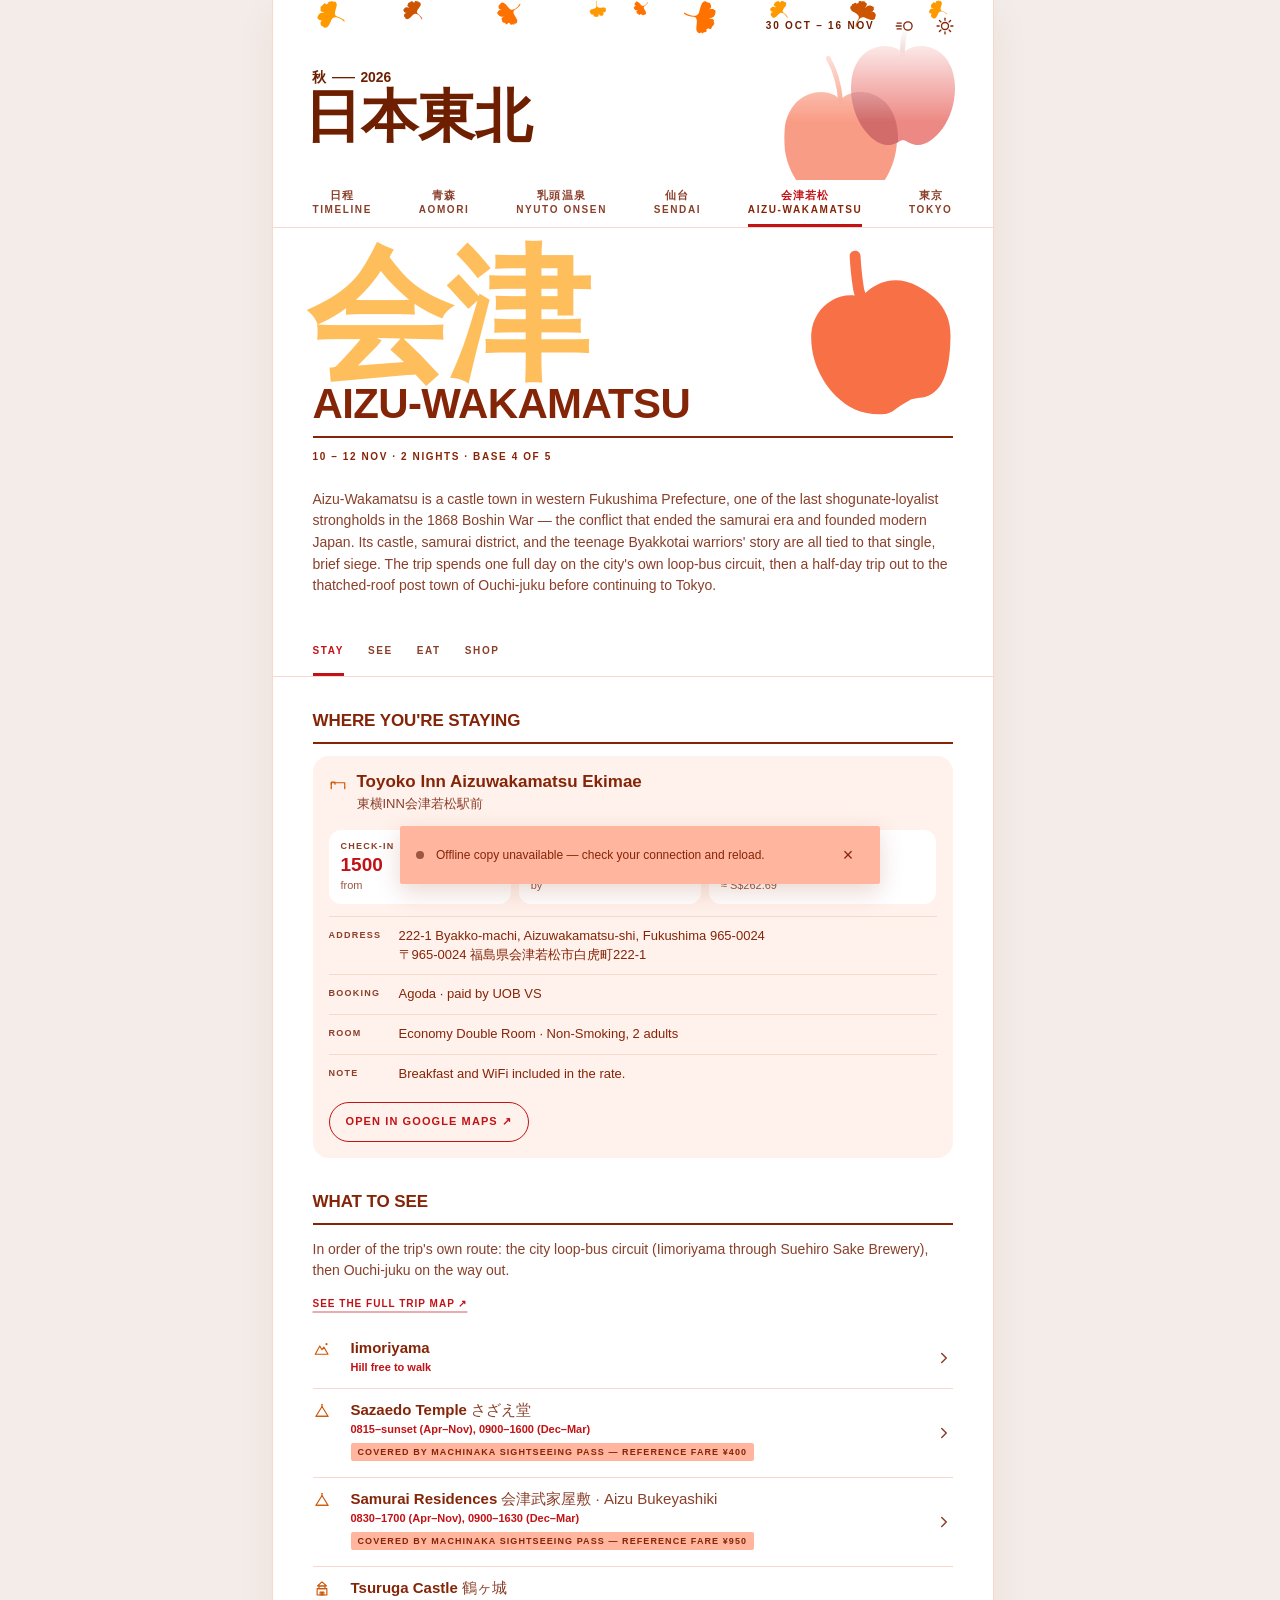
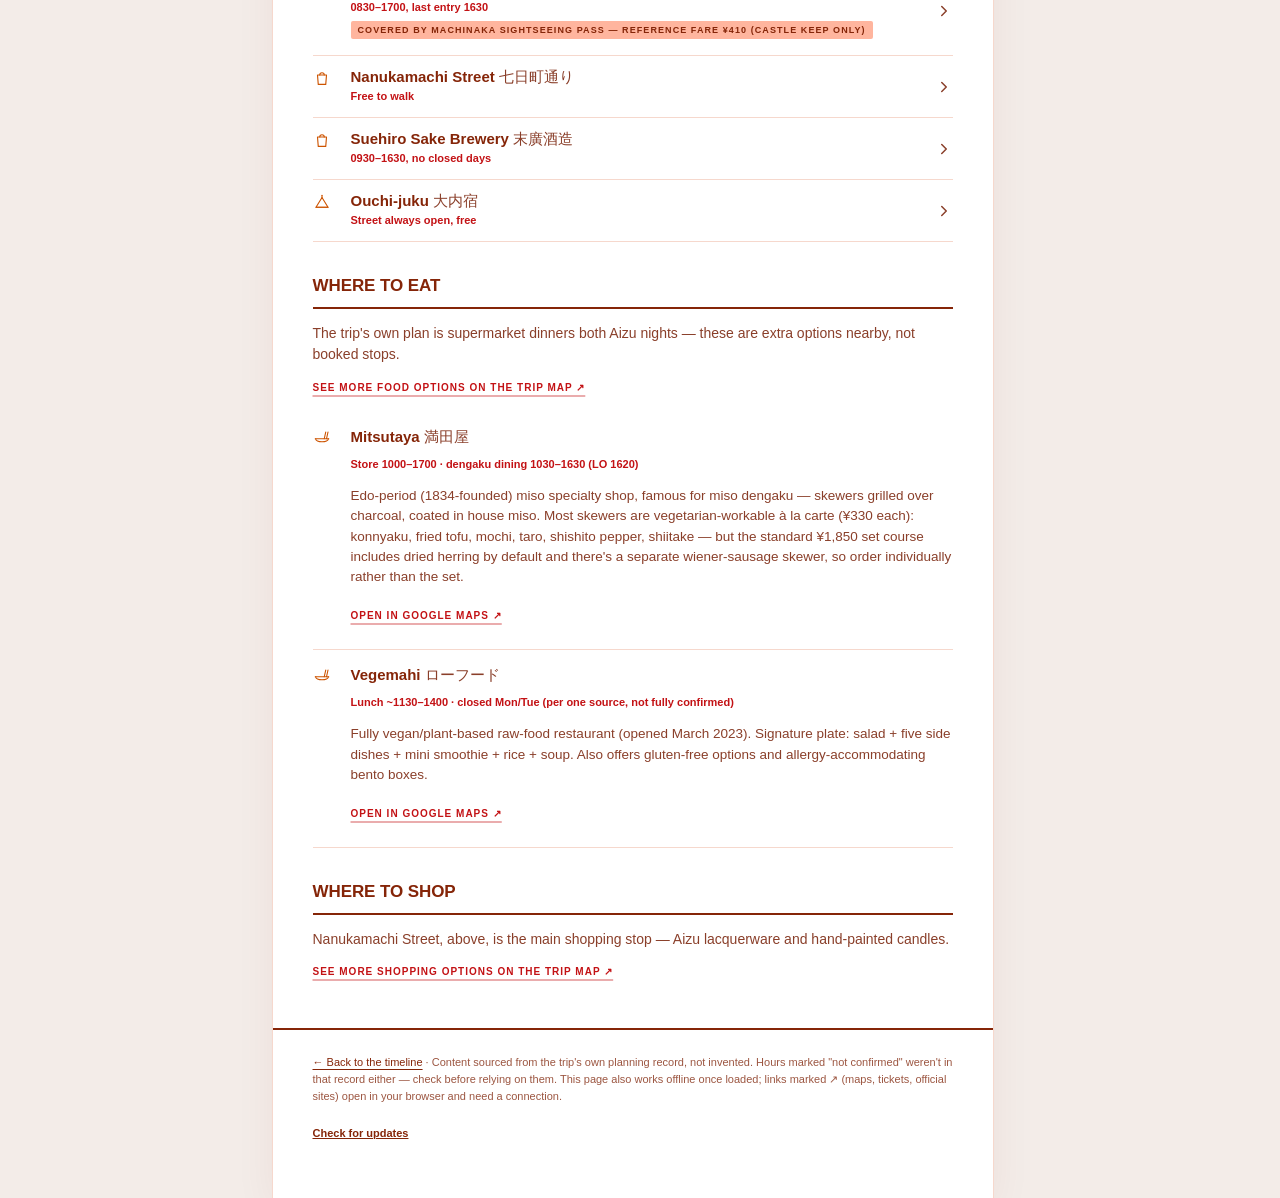
<file: aizu.html>
<!doctype html><html lang="en"><head><meta charset="utf-8"><meta name="viewport" content="width=device-width,initial-scale=1,viewport-fit=cover"><title>Aizu-Wakamatsu — 2026 Tohoku</title><meta name="theme-color" content="#ffffff" media="(prefers-color-scheme: light)"><meta name="theme-color" content="#1a0a06" media="(prefers-color-scheme: dark)"><script>try{var t=sessionStorage.getItem("theme");"light"!==t&&"dark"!==t||document.documentElement.setAttribute("data-theme",t),"off"===localStorage.getItem("motion")&&document.documentElement.setAttribute("data-motion","off")}catch(t){}</script><link rel="icon" href="favicon.ico?v=2" sizes="any"><link rel="icon" type="image/png" sizes="16x16" href="icons/favicon-16.png?v=2"><link rel="icon" type="image/png" sizes="32x32" href="icons/favicon-32.png?v=2"><link rel="icon" type="image/png" sizes="48x48" href="icons/favicon-48.png?v=2"><link rel="apple-touch-icon" sizes="180x180" href="icons/apple-touch-icon.png?v=2"><link rel="manifest" href="manifest.webmanifest"><meta name="apple-mobile-web-app-capable" content="yes"><meta name="apple-mobile-web-app-status-bar-style" content="black-translucent"><meta name="apple-mobile-web-app-title" content="Tohoku 2026"><meta name="mobile-web-app-capable" content="yes"><link rel="stylesheet" href="styles.css"></head><body class="page-ref"><svg style="display:none" aria-hidden="true"><symbol id="i-hotel" viewBox="0 0 24 24" fill="none" stroke="currentColor" stroke-width="1.5" stroke-linecap="round" stroke-linejoin="round"><path d="M3 19v-6h18v6"/><path d="M3 15v-2a1 1 0 0 1 1-1h3a1 1 0 0 1 1 1v2"/><path d="M3 21v-2M21 21v-2"/></symbol><symbol id="i-food" viewBox="0 0 24 24" fill="none" stroke="currentColor" stroke-width="1.5" stroke-linecap="round" stroke-linejoin="round"><path d="M3.5 13a8.5 4 0 0 0 17 0"/><path d="M3 13h18"/><path d="M17 4 15 13M20 4 18 13"/></symbol><symbol id="i-site" viewBox="0 0 24 24" fill="none" stroke="currentColor" stroke-width="1.5" stroke-linecap="round" stroke-linejoin="round"><path d="M4 19 12 6l8 13Z"/><path d="M4 19h16"/><path d="M12 6V3"/></symbol><symbol id="i-castle" viewBox="0 0 24 24" fill="none" stroke="currentColor" stroke-width="1.5" stroke-linecap="round" stroke-linejoin="round"><path d="M12 2.5 18 8H6Z"/><path d="M8 8h8v3.5H8Z"/><path d="M5.5 11.5h13V20h-13Z"/><path d="M9.5 20v-4h2v4M12.5 20v-4h2v4"/></symbol><symbol id="i-shop" viewBox="0 0 24 24" fill="none" stroke="currentColor" stroke-width="1.5" stroke-linecap="round" stroke-linejoin="round"><path d="M6 8h12l-1 12.5H7Z"/><path d="M9 8a3 3 0 0 1 6 0"/></symbol><symbol id="i-hike" viewBox="0 0 24 24" fill="none" stroke="currentColor" stroke-width="1.5" stroke-linecap="round" stroke-linejoin="round"><circle cx="18" cy="5.5" r="1.4" fill="currentColor" stroke="none"/><path d="M3 19 9 8l3 5 2.5-3.5L20 19Z"/></symbol></svg><header class="hero"><div class="hero__apples" aria-hidden="true"><img class="hero__a hero__a--coral-stem" src="art/apple-coral-stem.svg" alt="" width="54" height="148"> <img class="hero__a hero__a--coral" src="art/apple-coral.svg" alt="" width="345" height="329"> <img class="hero__a hero__a--red-stem" src="art/apple-red-stem.svg" alt="" width="44" height="141"> <img class="hero__a hero__a--red" src="art/apple-red.svg" alt="" width="319" height="303"> <img class="hero__a hero__a--overlap" src="art/apple-overlap.svg" alt="" width="319" height="303"></div><div class="hero__leaves" aria-hidden="true"><span class="leaf" style="--x:6%;--s:30px;--dur:11s;--delay:-2s;--drift:40px;--spin:300deg"><svg viewBox="320 82 250 250" focusable="false"><path d="M449.25 246.379C460.533 225.133 476.462 222.226 496.83 227.12C541.311 237.816 553.072 268.225 558.45 260.901C564.294 252.931 544.532 235.312 497.122 219.684C476.844 213.003 475.328 197.176 479.103 179.134C480.77 173.201 482.839 165.764 484.871 158.247C488.484 146.698 492.184 135.284 492.862 125.617C493.004 124.701 493.085 123.978 493.08 123.51C492.982 113.691 490.383 104.771 481.406 97.3843C473.807 91.784 468.407 93.7924 464.067 98.8266C460.418 96.265 458.945 89.1436 453.319 89.564C450.482 89.4618 447.677 94.0691 445.226 94.8827C442.432 95.3972 441.091 94.2428 438.589 94.4334C424.124 94.2511 417.619 99.7546 422.479 114.483C420.272 114.333 415.969 112.689 413.925 113.548C410.722 114.885 410.831 118.491 409.587 118.582C403.959 119.004 399.18 109.613 392.879 109.454C386.578 109.288 382.447 115.636 379.87 120.481C376.072 127.592 376.438 125.129 371.047 128.675C366.52 131.211 356.73 143.254 356.761 147.966C356.368 151.139 359.252 151.861 359.435 154.368C360.144 159.655 357.35 160.176 355.851 165.318C353.347 174.58 369.887 180.319 387.406 185.851C390.444 186.815 389.283 188.153 386.816 187.977C368.718 186.402 354.735 189.689 346.431 199.332C341.807 204.703 326.506 231.917 334.216 237.947C336.949 240.091 339.633 239.881 343.156 239.803C343.403 239.793 342.032 245.858 344.096 248.221C346.156 250.579 350.105 248.709 352.651 249.15C356.16 249.835 358.603 253.106 361.779 253.499C364.935 253.992 369.517 251.243 373.597 249.909C374.854 249.503 374.742 250.831 374.039 251.489C366.966 258.147 357.861 261.673 357.446 271.423C357.135 279.931 359.568 291.974 365.982 297.502C367.666 298.953 369.816 298.884 371.005 299.489C373.45 300.721 371.615 301.907 374.49 303.083C377.082 304.148 377.031 302.338 379.936 303.385C383.783 304.756 381.161 309.728 386.069 311.883C421.37 325.422 437.881 267.781 449.25 246.379Z" style="fill:var(--art-gold)"/></svg></span><span class="leaf" style="--x:18%;--s:22px;--dur:13s;--delay:-9s;--drift:-30px;--spin:-260deg"><svg viewBox="130 715 175 175" focusable="false"><path d="M217.958 832.524C230.865 820.533 242.584 822.345 255.502 830.62C283.711 848.7 284.549 872.564 290.028 868.787C295.985 864.675 286.541 847.74 257.49 825.546C245.062 816.055 247.813 804.74 254.756 793.163C257.334 789.458 260.551 784.809 263.762 780.096C269.034 772.973 274.334 765.963 277.124 759.437C277.442 758.837 277.672 758.357 277.781 758.032C280.071 751.214 280.413 744.419 275.975 737.152C272.062 731.453 267.843 731.547 263.632 733.988C261.722 731.34 262.413 726.059 258.419 724.999C256.481 724.247 253.433 726.761 251.543 726.736C249.486 726.421 248.835 725.301 247.058 724.832C237.094 721.233 231.271 723.479 231.099 734.837C229.607 734.203 227.024 732.033 225.404 732.136C222.867 732.293 222.077 734.814 221.194 734.578C217.199 733.519 216.147 725.874 211.825 724.252C207.505 722.624 203.123 726.025 200.177 728.758C195.842 732.767 196.687 731.15 192.105 732.309C188.364 732.977 178.699 738.96 177.589 742.227C176.556 744.329 178.378 745.521 177.902 747.299C177.124 751.127 175.066 750.818 172.794 754.015C168.838 759.823 178.904 767.764 189.698 775.797C191.569 777.194 190.444 777.841 188.779 777.127C176.635 771.692 166.171 770.61 158.111 775.288C153.622 777.895 136.502 793.051 140.389 799.074C141.765 801.214 143.673 801.713 146.129 802.504C146.302 802.557 143.898 806.424 144.758 808.555C145.618 810.681 148.799 810.335 150.455 811.251C152.718 812.568 153.623 815.417 155.726 816.451C157.792 817.55 161.622 816.748 164.765 816.805C165.732 816.825 165.336 817.717 164.691 818.004C158.2 820.913 151.053 821.167 148.425 827.813C146.168 833.625 144.96 842.542 148.071 847.907C148.887 849.315 150.392 849.783 151.069 850.487C152.465 851.927 150.911 852.307 152.618 853.81C154.156 855.17 154.555 853.905 156.313 855.327C158.647 857.199 155.638 860.01 158.517 862.679C179.692 880.522 204.953 844.603 217.958 832.524Z" style="fill:var(--art-rust)"/></svg></span><span class="leaf" style="--x:31%;--s:26px;--dur:10s;--delay:-5s;--drift:50px;--spin:340deg"><svg viewBox="38 972 175 175" focusable="false"><path d="M126.246 1027.62C138.212 1040.56 150.035 1039.63 163.54 1032.36C193.033 1016.46 195.668 992.723 200.847 996.903C206.477 1001.45 195.782 1017.63 165.139 1037.57C152.031 1046.09 153.92 1057.58 159.97 1069.65C162.261 1073.54 165.118 1078.42 167.964 1083.36C172.684 1090.86 177.44 1098.25 179.73 1104.97C180.001 1105.59 180.194 1106.09 180.278 1106.42C182.047 1113.39 181.876 1120.19 176.902 1127.1C172.571 1132.49 168.371 1132.08 164.356 1129.33C162.252 1131.82 162.542 1137.14 158.48 1137.9C156.49 1138.5 153.641 1135.76 151.754 1135.65C149.679 1135.8 148.945 1136.87 147.139 1137.21C136.931 1140.04 131.295 1137.36 131.979 1126.02C130.444 1126.54 127.705 1128.51 126.098 1128.29C123.579 1127.94 122.981 1125.37 122.084 1125.54C118.019 1126.29 116.394 1133.83 111.962 1135.13C107.531 1136.42 103.418 1132.7 100.687 1129.75C96.6669 1125.43 97.3871 1127.1 92.906 1125.6C89.2263 1124.66 80.04 1117.96 79.18 1114.62C78.308 1112.45 80.2148 1111.39 79.8748 1109.58C79.3873 1105.71 77.3119 1105.86 75.2878 1102.5C71.7809 1096.41 82.4181 1089.25 93.7868 1082.06C95.7577 1080.81 94.6853 1080.08 92.9715 1080.66C80.4518 1085.17 69.9361 1085.46 62.2515 1080.18C57.9722 1077.24 42.0442 1060.84 46.3746 1055.13C47.9085 1053.1 49.8485 1052.74 52.3573 1052.14C52.534 1052.1 50.428 1048.06 51.447 1046C52.4645 1043.95 55.6106 1044.53 57.3309 1043.74C59.6871 1042.6 60.8046 1039.83 62.9794 1038.96C65.122 1038.02 68.8806 1039.11 72.0191 1039.29C72.9852 1039.34 72.6576 1038.42 72.0362 1038.08C65.7827 1034.69 58.6757 1033.9 56.5565 1027.08C54.744 1021.11 54.2124 1012.13 57.7192 1007.01C58.6397 1005.67 60.175 1005.32 60.904 1004.67C62.4041 1003.34 60.883 1002.84 62.6988 1001.47C64.3348 1000.23 64.6372 1001.52 66.4979 1000.24C68.9658 998.545 66.1779 995.515 69.2497 993.071C91.7107 976.877 114.19 1014.6 126.246 1027.62Z" style="fill:var(--art-orange)"/></svg></span><span class="leaf" style="--x:44%;--s:18px;--dur:14s;--delay:-1s;--drift:-20px;--spin:220deg"><svg viewBox="68 844 138 138" focusable="false"><path d="M150.328 903.402C137.389 904.258 131.538 897.781 128.003 887.058C120.288 863.636 130.89 849.62 126.007 849.232C120.697 848.815 118.227 862.87 124.512 889.033C127.203 900.223 120.379 905.407 111.038 908.795C107.846 909.714 103.85 910.875 99.8286 912.076C93.5106 913.696 87.2294 915.238 82.6063 917.669C82.146 917.864 81.7917 918.032 81.5786 918.167C77.1055 920.997 73.755 924.719 72.9157 930.929C72.5042 936 74.9566 937.905 78.4951 938.467C78.3561 940.866 75.5098 943.561 77.2984 946.02C78.0563 947.35 80.9639 947.329 82.0318 948.221C83.0603 949.356 82.9117 950.298 83.7086 951.39C87.7282 958.072 92.096 959.492 97.4679 953.087C98.0255 954.141 98.4927 956.58 99.4658 957.273C100.988 958.362 102.609 957.289 103.004 957.833C104.794 960.293 101.845 965.147 103.56 968.08C105.271 971.016 109.352 971.108 112.304 970.915C116.641 970.638 115.408 971.169 118.562 972.635C121.009 973.99 129.306 975.061 131.456 973.71C133.022 972.99 132.535 971.464 133.632 970.669C135.854 968.844 136.886 969.976 139.668 969.205C144.624 967.726 142.562 958.517 140.128 948.918C139.708 947.252 140.65 947.404 141.27 948.585C145.681 957.327 151.155 962.803 157.93 963.874C161.703 964.47 178.517 963.763 179.094 958.519C179.301 956.658 178.443 955.488 177.408 953.895C177.334 953.785 180.503 952.693 181 951.076C181.496 949.463 179.519 948.184 178.999 946.892C178.318 945.089 179.124 943.042 178.403 941.475C177.734 939.888 175.174 938.568 173.406 937.076C172.863 936.615 173.503 936.29 174.004 936.425C179.062 937.778 183.261 940.951 187.848 938.376C191.835 936.105 196.665 931.574 197.379 927.066C197.567 925.883 196.925 924.917 196.865 924.2C196.737 922.73 197.801 923.235 197.524 921.583C197.277 920.093 196.462 920.63 196.118 919.002C195.654 916.849 198.677 916.641 198.273 913.78C194.465 893.759 163.362 902.543 150.328 903.402Z" style="fill:var(--art-gold)"/></svg></span><span class="leaf" style="--x:57%;--s:34px;--dur:12s;--delay:-7s;--drift:30px;--spin:-320deg"><svg viewBox="735 970 368 372" focusable="false"><path d="M910.746 1100.16C899.792 1134.95 876.849 1143.68 845.136 1142.01C775.874 1138.35 749.946 1096.26 743.951 1108.67C737.44 1122.16 771.764 1142.97 846.753 1153.17C878.828 1157.53 885.457 1180.71 884.811 1208.65C883.965 1217.95 882.934 1229.61 881.98 1241.38C879.783 1259.59 877.419 1277.63 879.077 1292.22C879.119 1293.63 879.198 1294.73 879.334 1295.43C882.191 1310.04 888.529 1322.61 903.951 1331.15C916.824 1337.4 924.32 1332.91 929.4 1324.21C935.547 1327.02 939.708 1337.23 947.979 1335.05C952.236 1334.42 955.146 1326.78 958.574 1324.89C962.598 1323.35 964.916 1324.7 968.592 1323.73C990.206 1320 998.384 1310 987.072 1289.39C990.404 1289 997.272 1290.26 1000.08 1288.42C1004.49 1285.54 1003.33 1280.2 1005.16 1279.72C1013.43 1277.53 1023.15 1290.21 1032.59 1288.71C1042.03 1287.22 1046.43 1276.62 1048.93 1268.68C1052.63 1257.03 1052.77 1260.81 1059.82 1254.03C1065.87 1249 1077.14 1228.35 1075.79 1221.33C1075.5 1216.49 1071.01 1216.21 1070.04 1212.52C1067.52 1204.84 1071.54 1203.29 1072.36 1195.21C1073.54 1180.71 1047.29 1176.72 1019.65 1173.31C1014.86 1172.72 1016.22 1170.4 1019.94 1169.98C1047.36 1167.33 1067.29 1158.57 1077.01 1141.91C1082.42 1132.62 1097.72 1087.83 1084.56 1080.97C1079.89 1078.53 1075.95 1079.58 1070.72 1080.67C1070.35 1080.75 1070.72 1071.33 1066.99 1068.38C1063.27 1065.43 1057.9 1069.31 1053.98 1069.36C1048.56 1069.31 1044.02 1065.11 1039.18 1065.4C1034.33 1065.53 1028.26 1070.9 1022.55 1074.01C1020.79 1074.96 1020.59 1072.95 1021.45 1071.78C1030.16 1059.9 1042.76 1052.13 1040.69 1037.48C1038.8 1024.71 1031.85 1007.43 1020.76 1000.96C1017.85 999.262 1014.66 999.958 1012.72 999.386C1008.74 998.223 1011.15 995.949 1006.54 994.99C1002.38 994.118 1002.95 996.802 998.334 996.043C992.22 995.062 994.757 986.926 986.845 985.068C930.483 974.633 921.786 1065.12 910.746 1100.16Z" style="fill:var(--art-orange)"/></svg></span><span class="leaf" style="--x:69%;--s:20px;--dur:15s;--delay:-11s;--drift:-40px;--spin:280deg"><svg viewBox="906 1343 172 172" focusable="false"><path d="M992.958 1460.52C1005.87 1448.53 1017.58 1450.35 1030.5 1458.62C1058.71 1476.7 1059.55 1500.56 1065.03 1496.79C1070.98 1492.68 1061.54 1475.74 1032.49 1453.55C1020.06 1444.05 1022.81 1432.74 1029.76 1421.16C1032.33 1417.46 1035.55 1412.81 1038.76 1408.1C1044.03 1400.97 1049.33 1393.96 1052.12 1387.44C1052.44 1386.84 1052.67 1386.36 1052.78 1386.03C1055.07 1379.21 1055.41 1372.42 1050.97 1365.15C1047.06 1359.45 1042.84 1359.55 1038.63 1361.99C1036.72 1359.34 1037.41 1354.06 1033.42 1353C1031.48 1352.25 1028.43 1354.76 1026.54 1354.74C1024.49 1354.42 1023.83 1353.3 1022.06 1352.83C1012.09 1349.23 1006.27 1351.48 1006.1 1362.84C1004.61 1362.2 1002.02 1360.03 1000.4 1360.14C997.867 1360.29 997.077 1362.81 996.194 1362.58C992.199 1361.52 991.147 1353.87 986.825 1352.25C982.505 1350.62 978.123 1354.02 975.177 1356.76C970.842 1360.77 971.687 1359.15 967.105 1360.31C963.364 1360.98 953.699 1366.96 952.589 1370.23C951.556 1372.33 953.378 1373.52 952.902 1375.3C952.124 1379.13 950.066 1378.82 947.794 1382.02C943.838 1387.82 953.904 1395.76 964.698 1403.8C966.569 1405.19 965.444 1405.84 963.779 1405.13C951.635 1399.69 941.171 1398.61 933.111 1403.29C928.622 1405.89 911.502 1421.05 915.389 1427.07C916.765 1429.21 918.673 1429.71 921.129 1430.5C921.302 1430.56 918.898 1434.42 919.758 1436.55C920.618 1438.68 923.799 1438.33 925.455 1439.25C927.718 1440.57 928.623 1443.42 930.726 1444.45C932.792 1445.55 936.622 1444.75 939.765 1444.8C940.732 1444.83 940.336 1445.72 939.691 1446C933.2 1448.91 926.053 1449.17 923.425 1455.81C921.168 1461.63 919.96 1470.54 923.071 1475.91C923.887 1477.31 925.392 1477.78 926.069 1478.49C927.465 1479.93 925.911 1480.31 927.618 1481.81C929.156 1483.17 929.555 1481.91 931.313 1483.33C933.647 1485.2 930.638 1488.01 933.517 1490.68C954.692 1508.52 979.953 1472.6 992.958 1460.52Z" style="fill:var(--art-gold)"/></svg></span><span class="leaf" style="--x:80%;--s:28px;--dur:11.5s;--delay:-4s;--drift:25px;--spin:-300deg"><svg viewBox="552 1890 200 205" focusable="false"><path d="M664.017 2018.45C644.799 2011.28 632.99 2018.43 622.761 2033.07C600.427 2065.06 610.123 2091.12 602.548 2089.49C594.311 2087.71 596.955 2065.28 618.368 2028.5C627.53 2012.76 619.545 2001.8 606.93 1992.43C602.51 1989.58 596.983 1986.01 591.434 1982.36C582.596 1977.03 573.779 1971.84 567.878 1966.06C567.269 1965.55 566.808 1965.14 566.547 1964.84C561.055 1958.52 557.668 1951.35 559.218 1941.56C560.899 1933.69 565.481 1931.92 571.099 1932.68C571.978 1928.98 568.89 1923.6 572.717 1920.69C574.47 1919.02 578.866 1920.37 580.89 1919.5C582.964 1918.25 583.167 1916.75 584.871 1915.46C593.999 1907.16 601.263 1906.99 606.493 1919.14C607.817 1917.8 609.633 1914.31 611.422 1913.71C614.223 1912.75 616.193 1915.11 617.038 1914.47C620.869 1911.55 618.606 1902.86 622.537 1899.19C626.464 1895.52 632.691 1897.23 637.075 1898.87C643.521 1901.26 641.894 1899.89 647.34 1899.11C651.663 1898.16 664.723 1900.31 667.369 1903.33C669.414 1905.14 667.982 1907.23 669.284 1908.93C671.822 1912.71 673.9 1911.46 677.765 1913.89C684.602 1918.39 677.294 1931.4 669.244 1944.84C667.85 1947.18 669.347 1947.37 670.822 1945.87C681.48 1934.62 692.262 1928.81 703.016 1930.27C709.005 1931.08 734.162 1939.79 732.653 1948C732.122 1950.92 730.29 1952.3 727.998 1954.24C727.835 1954.38 732.141 1957.47 732.16 1960.15C732.179 1962.82 728.601 1963.86 727.226 1965.58C725.375 1968 725.666 1971.47 723.862 1973.52C722.127 1975.62 717.648 1976.45 714.29 1977.91C713.258 1978.36 714.08 1979.15 714.902 1979.17C723.18 1979.42 730.985 1976.52 736.766 1982.5C741.776 1987.76 747.036 1996.82 746.07 2003.97C745.817 2005.85 744.406 2007.02 743.988 2008.08C743.126 2010.25 744.967 2009.97 743.798 2012.35C742.746 2014.49 741.755 2013.31 740.494 2015.62C738.814 2018.67 743.3 2020.36 741.387 2024.51C726.519 2053.12 683.378 2025.68 664.017 2018.45Z" style="fill:var(--art-rust)"/></svg></span><span class="leaf" style="--x:91%;--s:20px;--dur:13.5s;--delay:-8s;--drift:-35px;--spin:260deg"><svg viewBox="320 82 250 250" focusable="false"><path d="M449.25 246.379C460.533 225.133 476.462 222.226 496.83 227.12C541.311 237.816 553.072 268.225 558.45 260.901C564.294 252.931 544.532 235.312 497.122 219.684C476.844 213.003 475.328 197.176 479.103 179.134C480.77 173.201 482.839 165.764 484.871 158.247C488.484 146.698 492.184 135.284 492.862 125.617C493.004 124.701 493.085 123.978 493.08 123.51C492.982 113.691 490.383 104.771 481.406 97.3843C473.807 91.784 468.407 93.7924 464.067 98.8266C460.418 96.265 458.945 89.1436 453.319 89.564C450.482 89.4618 447.677 94.0691 445.226 94.8827C442.432 95.3972 441.091 94.2428 438.589 94.4334C424.124 94.2511 417.619 99.7546 422.479 114.483C420.272 114.333 415.969 112.689 413.925 113.548C410.722 114.885 410.831 118.491 409.587 118.582C403.959 119.004 399.18 109.613 392.879 109.454C386.578 109.288 382.447 115.636 379.87 120.481C376.072 127.592 376.438 125.129 371.047 128.675C366.52 131.211 356.73 143.254 356.761 147.966C356.368 151.139 359.252 151.861 359.435 154.368C360.144 159.655 357.35 160.176 355.851 165.318C353.347 174.58 369.887 180.319 387.406 185.851C390.444 186.815 389.283 188.153 386.816 187.977C368.718 186.402 354.735 189.689 346.431 199.332C341.807 204.703 326.506 231.917 334.216 237.947C336.949 240.091 339.633 239.881 343.156 239.803C343.403 239.793 342.032 245.858 344.096 248.221C346.156 250.579 350.105 248.709 352.651 249.15C356.16 249.835 358.603 253.106 361.779 253.499C364.935 253.992 369.517 251.243 373.597 249.909C374.854 249.503 374.742 250.831 374.039 251.489C366.966 258.147 357.861 261.673 357.446 271.423C357.135 279.931 359.568 291.974 365.982 297.502C367.666 298.953 369.816 298.884 371.005 299.489C373.45 300.721 371.615 301.907 374.49 303.083C377.082 304.148 377.031 302.338 379.936 303.385C383.783 304.756 381.161 309.728 386.069 311.883C421.37 325.422 437.881 267.781 449.25 246.379Z" style="fill:var(--art-gold)"/></svg></span><span class="leaf" style="--x:50%;--s:16px;--dur:16s;--delay:-13s;--drift:20px;--spin:200deg"><svg viewBox="38 972 175 175" focusable="false"><path d="M126.246 1027.62C138.212 1040.56 150.035 1039.63 163.54 1032.36C193.033 1016.46 195.668 992.723 200.847 996.903C206.477 1001.45 195.782 1017.63 165.139 1037.57C152.031 1046.09 153.92 1057.58 159.97 1069.65C162.261 1073.54 165.118 1078.42 167.964 1083.36C172.684 1090.86 177.44 1098.25 179.73 1104.97C180.001 1105.59 180.194 1106.09 180.278 1106.42C182.047 1113.39 181.876 1120.19 176.902 1127.1C172.571 1132.49 168.371 1132.08 164.356 1129.33C162.252 1131.82 162.542 1137.14 158.48 1137.9C156.49 1138.5 153.641 1135.76 151.754 1135.65C149.679 1135.8 148.945 1136.87 147.139 1137.21C136.931 1140.04 131.295 1137.36 131.979 1126.02C130.444 1126.54 127.705 1128.51 126.098 1128.29C123.579 1127.94 122.981 1125.37 122.084 1125.54C118.019 1126.29 116.394 1133.83 111.962 1135.13C107.531 1136.42 103.418 1132.7 100.687 1129.75C96.6669 1125.43 97.3871 1127.1 92.906 1125.6C89.2263 1124.66 80.04 1117.96 79.18 1114.62C78.308 1112.45 80.2148 1111.39 79.8748 1109.58C79.3873 1105.71 77.3119 1105.86 75.2878 1102.5C71.7809 1096.41 82.4181 1089.25 93.7868 1082.06C95.7577 1080.81 94.6853 1080.08 92.9715 1080.66C80.4518 1085.17 69.9361 1085.46 62.2515 1080.18C57.9722 1077.24 42.0442 1060.84 46.3746 1055.13C47.9085 1053.1 49.8485 1052.74 52.3573 1052.14C52.534 1052.1 50.428 1048.06 51.447 1046C52.4645 1043.95 55.6106 1044.53 57.3309 1043.74C59.6871 1042.6 60.8046 1039.83 62.9794 1038.96C65.122 1038.02 68.8806 1039.11 72.0191 1039.29C72.9852 1039.34 72.6576 1038.42 72.0362 1038.08C65.7827 1034.69 58.6757 1033.9 56.5565 1027.08C54.744 1021.11 54.2124 1012.13 57.7192 1007.01C58.6397 1005.67 60.175 1005.32 60.904 1004.67C62.4041 1003.34 60.883 1002.84 62.6988 1001.47C64.3348 1000.23 64.6372 1001.52 66.4979 1000.24C68.9658 998.545 66.1779 995.515 69.2497 993.071C91.7107 976.877 114.19 1014.6 126.246 1027.62Z" style="fill:var(--art-orange)"/></svg></span></div><a href="index.html" class="hero__title" aria-label="日本東北, Tohoku, autumn 2026. Go to the timeline"><span class="hero__kicker"><span lang="ja">秋</span><span class="hero__dash"></span><span>2026</span></span><span class="hero__name" lang="ja">日本東北</span></a><div class="hero__meta"><span class="hero__dates">30 Oct – 16 Nov</span><button class="theme-toggle motion-toggle hero__toggle" type="button" data-motion-toggle data-mode="on" aria-label="Motion on. Turn motion off." title="Motion on. Turn motion off."><svg class="ico-motion-on" viewBox="0 0 24 24" fill="none" stroke="currentColor" stroke-width="1.6" stroke-linecap="round" aria-hidden="true"><circle cx="15.5" cy="12" r="5"/><path d="M2.5 8.5h5M1.5 12h6M2.5 15.5h5"/></svg><svg class="ico-motion-off" viewBox="0 0 24 24" fill="none" stroke="currentColor" stroke-width="1.6" stroke-linecap="round" aria-hidden="true"><circle cx="12" cy="12" r="5"/><path d="M4 4l16 16"/></svg></button><button class="theme-toggle hero__toggle" type="button" data-theme-toggle data-mode="light" aria-label="Light mode. Switch to dark mode." title="Light mode. Switch to dark mode."><svg class="ico-light" viewBox="0 0 24 24" fill="none" stroke="currentColor" stroke-width="1.6" stroke-linecap="round" aria-hidden="true"><circle cx="12" cy="12" r="4.2"/><path d="M12 2.5v2.5M12 19v2.5M2.5 12H5M19 12h2.5M5.3 5.3l1.8 1.8M16.9 16.9l1.8 1.8M18.7 5.3l-1.8 1.8M7.1 16.9l-1.8 1.8"/></svg><svg class="ico-dark" viewBox="0 0 24 24" fill="none" stroke="currentColor" stroke-width="1.6" stroke-linejoin="round" aria-hidden="true"><path d="M19.5 14.5A8 8 0 0 1 9.5 4.5a8 8 0 1 0 10 10Z" fill="currentColor"/></svg></button></div></header><div class="navbar"><div class="mini" aria-hidden="true"><a href="index.html" class="mini__brand" tabindex="-1"><span class="mini__name" lang="ja">日本東北</span><span class="mini__kicker"><span lang="ja">秋</span><span class="hero__dash"></span><span>2026</span></span></a><div class="mini__meta"><span class="mini__dates">30 Oct – 16 Nov</span><button tabindex="-1" class="theme-toggle motion-toggle mini__toggle" type="button" data-motion-toggle data-mode="on" aria-label="Motion on. Turn motion off." title="Motion on. Turn motion off."><svg class="ico-motion-on" viewBox="0 0 24 24" fill="none" stroke="currentColor" stroke-width="1.6" stroke-linecap="round" aria-hidden="true"><circle cx="15.5" cy="12" r="5"/><path d="M2.5 8.5h5M1.5 12h6M2.5 15.5h5"/></svg><svg class="ico-motion-off" viewBox="0 0 24 24" fill="none" stroke="currentColor" stroke-width="1.6" stroke-linecap="round" aria-hidden="true"><circle cx="12" cy="12" r="5"/><path d="M4 4l16 16"/></svg></button><button tabindex="-1" class="theme-toggle mini__toggle" type="button" data-theme-toggle data-mode="light" aria-label="Light mode. Switch to dark mode." title="Light mode. Switch to dark mode."><svg class="ico-light" viewBox="0 0 24 24" fill="none" stroke="currentColor" stroke-width="1.6" stroke-linecap="round" aria-hidden="true"><circle cx="12" cy="12" r="4.2"/><path d="M12 2.5v2.5M12 19v2.5M2.5 12H5M19 12h2.5M5.3 5.3l1.8 1.8M16.9 16.9l1.8 1.8M18.7 5.3l-1.8 1.8M7.1 16.9l-1.8 1.8"/></svg><svg class="ico-dark" viewBox="0 0 24 24" fill="none" stroke="currentColor" stroke-width="1.6" stroke-linejoin="round" aria-hidden="true"><path d="M19.5 14.5A8 8 0 0 1 9.5 4.5a8 8 0 1 0 10 10Z" fill="currentColor"/></svg></button></div></div><nav class="route" aria-label="Destinations"><a href="index.html"><span class="route__jp" lang="ja">日程</span><span class="route__en">Timeline</span></a> <a href="aomori.html"><span class="route__jp" lang="ja">青森</span><span class="route__en">Aomori</span></a> <a href="nyuto.html"><span class="route__jp" lang="ja">乳頭<span class="route__long">温泉</span></span><span class="route__en">Nyuto<span class="route__long"> Onsen</span></span></a> <a href="sendai.html"><span class="route__jp" lang="ja">仙台</span><span class="route__en">Sendai</span></a> <a href="aizu.html" aria-current="page"><span class="route__jp" lang="ja">会津<span class="route__long">若松</span></span><span class="route__en">Aizu<span class="route__long">-Wakamatsu</span></span></a> <a href="tokyo.html"><span class="route__jp" lang="ja">東京</span><span class="route__en">Tokyo</span></a></nav></div><main class="ref"><header class="city"><div class="city__plate" aria-hidden="true"><span class="city__kanji" lang="ja">会津</span><svg class="city__mark city__mark--aizu" viewBox="-45 875 945 1100" aria-hidden="true" focusable="false"><path d="M-36.3175 1425.36L-36.0976 1424.89C-32.8891 1380.29 -18.5919 1337.15 5.50298 1299.39C29.5979 1261.63 62.7314 1230.42 101.912 1208.59C146.949 1182.25 199.331 1171.23 251.134 1177.21C248.245 1167.05 245.233 1156.54 242.66 1145.1L242.167 1143.73C229.999 1069.1 221.899 993.846 217.903 918.315C217.299 908.797 220.513 899.421 226.836 892.25C233.159 885.079 242.074 880.7 251.619 880.077C261.165 879.454 270.559 882.638 277.735 888.928C284.911 895.218 289.282 904.099 289.885 913.617C293.549 986.072 301.193 1058.26 312.784 1129.87C315.356 1141.31 319.151 1150.76 322.26 1160.46C361.413 1121.1 411.003 1093.71 465.187 1081.49L469.085 1080.47C536.665 1069.02 606.088 1080.94 665.843 1114.26C822.951 1194.02 896.114 1313.06 885.333 1471.39C880.98 1661.53 840.444 1780.34 763.726 1827.84L761.227 1829.51C747.605 1838.75 732.515 1845.63 716.599 1849.85L712.111 1850.31C683.566 1852.12 655.293 1857 627.784 1864.87C624.918 1866.76 621.753 1868.16 618.422 1869.01C579.581 1889.44 542.616 1913.24 507.956 1940.14L505.457 1941.81C490.001 1951.06 473.057 1957.56 455.381 1961.02L450.552 1961.61C381.51 1967.52 312.1 1956.6 248.302 1929.8L247.245 1929.02C160.692 1884.04 88.9268 1815.24 40.441 1730.77L39.3581 1728.85C-15.509 1637.48 -41.8509 1531.83 -36.3175 1425.36Z" style="fill:var(--art-coral)"/></svg></div><h1 class="city__name">Aizu-Wakamatsu</h1></header><p class="ref__sub">10 – 12 NOV · 2 NIGHTS · BASE 4 OF 5</p><p class="ref__intro">Aizu-Wakamatsu is a castle town in western Fukushima Prefecture, one of the last shogunate-loyalist strongholds in the 1868 Boshin War — the conflict that ended the samurai era and founded modern Japan. Its castle, samurai district, and the teenage Byakkotai warriors' story are all tied to that single, brief siege. The trip spends one full day on the city's own loop-bus circuit, then a half-day trip out to the thatched-roof post town of Ouchi-juku before continuing to Tokyo.</p><nav class="subnav" aria-label="Sections"><a href="#stay">Stay</a> <a href="#see">See</a> <a href="#eat">Eat</a> <a href="#shop">Shop</a></nav><h2 class="section-label" id="stay">Where you're staying</h2><article class="stay"><div class="stay__head"><svg class="stay__icon" aria-hidden="true"><use href="#i-hotel"/></svg><div><p class="stay__name">Toyoko Inn Aizuwakamatsu Ekimae</p><p class="stay__jp" lang="ja">東横INN会津若松駅前</p></div></div><div class="stay__tiles"><div class="stay__tile"><span class="stay__label">Check-in</span><span class="stay__big">1500</span><span class="stay__sub">from</span></div><div class="stay__tile"><span class="stay__label">Check-out</span><span class="stay__big">1000</span><span class="stay__sub">by</span></div><div class="stay__tile"><span class="stay__label">Paid</span><span class="stay__big">¥32,340</span><span class="stay__sub">≈ S$262.69</span></div></div><dl class="stay__facts"><dt>Address</dt><dd>222-1 Byakko-machi, Aizuwakamatsu-shi, Fukushima 965-0024<br>〒965-0024 福島県会津若松市白虎町222-1</dd><dt>Booking</dt><dd>Agoda · paid by UOB VS</dd><dt>Room</dt><dd>Economy Double Room · Non-Smoking, 2 adults</dd><dt>Note</dt><dd>Breakfast and WiFi included in the rate.</dd></dl><a class="stay__map" href="https://www.google.com/maps/search/?api=1&query=Toyoko+Inn+Aizuwakamatsu+Ekimae" target="_blank" rel="noopener">Open in Google Maps ↗</a></article><h2 class="section-label" id="see">What to see</h2><p class="ref__intro" style="margin-bottom:var(--space-2)">In order of the trip's own route: the city loop-bus circuit (Iimoriyama through Suehiro Sake Brewery), then Ouchi-juku on the way out.</p><a class="section-map-link" href="https://www.google.com/maps/d/edit?mid=1ZMRF5dMRoMmZC4AqGXF9uyO9KPdyumE&usp=sharing" target="_blank" rel="noopener">See the full trip map ↗</a><div class="place" id="iimoriyama" data-jp="飯盛山" data-photo="art/places/iimoriyama.jpg" data-photo-credit="ELK · CC BY-SA 3.0" data-photo-source="https://commons.wikimedia.org/wiki/File:Iimoriyama_1.jpg"><svg class="place__icon"><use href="#i-hike"/></svg><div><p class="place__name">Iimoriyama</p><p class="place__meta">Hill free to walk · Byakkotai Memorial Hall ¥400 · Folklore Museum ¥300 · paid escalator ¥250</p><div class="place__desc"><ul><li>Site of the 1868 Byakkotai (White Tiger Corps) tragedy: 20 teenage samurai, age 14–16, saw smoke over Tsuruga Castle, believed it had fallen, and committed seppuku — the castle had actually not fallen.</li><li>19 individual Byakkotai graves stand on the hill, alongside monuments donated by Fascist Italy and Nazi Germany in the 1930s.</li><li>A viewpoint near the graves looks directly toward Tsuruga Castle, replicating the soldiers' own sightline.</li><li>Sazaedo Temple sits on the hill's north side — a separate ticketed structure, below.</li></ul></div><a class="place__map" href="https://www.google.com/maps/search/?api=1&query=Iimoriyama+Aizuwakamatsu" target="_blank" rel="noopener">Open in Google Maps ↗</a></div></div><div class="place" id="sazaedo-temple" data-jp="さざえ堂" data-photo="art/places/sazaedo-temple.jpg" data-photo-credit="くろふね · CC BY 4.0" data-photo-source="https://commons.wikimedia.org/wiki/File:%E4%BC%9A%E6%B4%A5%E3%81%95%E3%81%96%E3%81%88%E5%A0%82_(%E5%86%86%E9%80%9A%E4%B8%89%E5%8C%9D%E5%A0%82)20200208-IMG_7847.jpg"><svg class="place__icon"><use href="#i-site"/></svg><div><p class="place__name">Sazaedo Temple <span style="color:var(--paper-dim);font-weight:400">さざえ堂</span></p><p class="place__meta">0815–sunset (Apr–Nov), 0900–1600 (Dec–Mar)</p><p class="flag flag--outline">covered by MACHINAKA Sightseeing pass — reference fare ¥400</p><div class="place__desc"><ul><li>Built 1796 — a 16.5m hexagonal wooden structure whose interior resembles a turban shell ("sazae").</li><li>Unique double-helix spiral ramp: one path goes up, a separate path comes down, so visitors going opposite directions never cross.</li><li>Originally lined with 33 Kannon statues so worshippers could "visit" 33 sacred sites in one pass — removed during the Meiji-era anti-Buddhist campaign.</li></ul></div><a class="place__map" href="https://www.google.com/maps/search/?api=1&query=Sazaedo+Temple+Aizuwakamatsu" target="_blank" rel="noopener">Open in Google Maps ↗</a></div></div><div class="place" id="samurai-residences-bukeyashiki" data-jp="会津武家屋敷" data-photo="art/places/samurai-residences-bukeyashiki.jpg" data-photo-credit="Miyuki Meinaka · CC BY-SA 4.0" data-photo-source="https://commons.wikimedia.org/wiki/File:Aizu_Bukeyashiki_Garden.jpg"><svg class="place__icon"><use href="#i-site"/></svg><div><p class="place__name">Samurai Residences <span style="color:var(--paper-dim);font-weight:400">会津武家屋敷 · Aizu Bukeyashiki</span></p><p class="place__meta">0830–1700 (Apr–Nov), 0900–1630 (Dec–Mar)</p><p class="flag flag--outline">covered by MACHINAKA Sightseeing pass — reference fare ¥950</p><div class="place__desc"><ul><li>Reconstruction of the residence of Saigo Tanomo, chief retainer to the Aizu domain lord — the original burned in the 1868 Boshin War, rebuilt from surviving blueprints.</li><li>~38 rooms across the compound: reception halls, a tea house, an archery range, and a rice mill.</li><li>Wax/mannequin figures throughout depict Edo-period samurai household life.</li><li>On-site shop for Aizu crafts and a restaurant serving local cuisine.</li></ul></div><a class="place__map" href="https://www.google.com/maps/search/?api=1&query=Aizu+Bukeyashiki" target="_blank" rel="noopener">Open in Google Maps ↗</a></div></div><div class="place" id="tsuruga-castle" data-jp="鶴ヶ城" data-photo="art/places/tsuruga-castle.jpg" data-photo-credit="くろふね · CC BY 4.0" data-photo-source="https://commons.wikimedia.org/wiki/File:%E8%8B%A5%E6%9D%BE%E5%9F%8E%EF%BC%88%E9%B6%B4%E3%83%B6%E5%9F%8E%EF%BC%8920220917-P1003471.jpg"><svg class="place__icon"><use href="#i-castle"/></svg><div><p class="place__name">Tsuruga Castle <span style="color:var(--paper-dim);font-weight:400">鶴ヶ城</span></p><p class="place__meta">0830–1700, last entry 1630 · +¥210 Rinkaku Teahouse if added (¥520 combined, not pass-covered)</p><p class="flag flag--outline">covered by MACHINAKA Sightseeing pass — reference fare ¥410 (castle keep only)</p><div class="place__desc"><ul><li>Original castle dates to 1384; became one of the last shogunate-loyalist strongholds during the 1868 Boshin War siege.</li><li>Current structure is a 1960s concrete reconstruction.</li><li>A 2011 renovation restored the roof tiles to their original red color — the only Japanese castle with a red-tiled roof.</li></ul></div><a class="place__map" href="https://www.google.com/maps/search/?api=1&query=Tsuruga+Castle" target="_blank" rel="noopener">Open in Google Maps ↗</a></div></div><div class="place" id="nanukamachi-street" data-jp="七日町通り" data-photo="art/places/nanukamachi-street.jpg" data-photo-credit="Breakover · CC0" data-photo-source="https://commons.wikimedia.org/wiki/File:Nanokamachi_St_at_Aizuwakamatsu,_Fukushima.jpg"><svg class="place__icon"><use href="#i-shop"/></svg><div><p class="place__name">Nanukamachi Street <span style="color:var(--paper-dim);font-weight:400">七日町通り</span></p><p class="place__meta">Free to walk — no fixed hours, shops keep their own</p><div class="place__desc"><ul><li>Named for a market historically held on the 7th day of each month — was the busiest street in old Aizu as the western gateway into the castle town.</li><li>~800m stretch lined with Edo/Taisho-era warehouses, Western-style buildings, and wooden merchant houses, now cafes and craft/souvenir shops.</li><li>Known for Aizu hand-painted candles (a 500+ year craft tradition) and Aizu lacquerware.</li><li>Several working sake breweries — including Suehiro, below — sit directly on or just off the street.</li></ul></div><a class="place__map" href="https://www.google.com/maps/search/?api=1&query=Nanukamachi+Street+Aizuwakamatsu" target="_blank" rel="noopener">Open in Google Maps ↗</a></div></div><div class="place" id="suehiro-sake-brewery" data-jp="末廣酒造" data-photo="art/places/suehiro-sake-brewery.jpg" data-photo-credit="皓月旗 · CC BY-SA 4.0" data-photo-source="https://commons.wikimedia.org/wiki/File:%E6%9C%AB%E5%BB%A3%E9%85%92%E9%80%A0_2020_P3.jpg"><svg class="place__icon"><use href="#i-shop"/></svg><div><p class="place__name">Suehiro Sake Brewery <span style="color:var(--paper-dim);font-weight:400">末廣酒造</span></p><p class="place__meta">0930–1630, no closed days · Free general admission</p><div class="place__desc"><ul><li>Founded 1850; family-run for eight generations, one of Tohoku's largest and most decorated sake producers.</li><li>Uses the traditional slow-fermentation "Yamahai" method for its premium sake.</li><li>Hourly guided tours through the brewing area, an on-site museum, and a tasting bar (tour/tasting fee not itemized beyond free general admission).</li><li>Also houses Japan's largest private collection of film cameras (500+) and a cafe serving sake-infused desserts.</li></ul></div><a class="place__map" href="https://www.google.com/maps/search/?api=1&query=Suehiro+Sake+Brewery+Aizuwakamatsu" target="_blank" rel="noopener">Open in Google Maps ↗</a></div></div><div class="place" id="ouchi-juku" data-jp="大内宿" data-photo="art/places/ouchi-juku.jpg" data-photo-credit="Fluffy nns · Public domain" data-photo-source="https://commons.wikimedia.org/wiki/File:Ja-fukushima-ohuchijuku-4.jpg"><svg class="place__icon"><use href="#i-site"/></svg><div><p class="place__name">Ouchi-juku <span style="color:var(--paper-dim);font-weight:400">大内宿</span></p><p class="place__meta">Street always open, free · Former Honjin museum 0900–1630, ¥250</p><div class="place__desc"><ul><li>Edo-period post town on the Aizu-Nishi Kaido trade route linking Aizu and Nikko — travelers went on foot, spurring rest-stop towns like this one.</li><li>30+ preserved thatched-roof buildings; a national Important Preservation District for Groups of Traditional Buildings since 1981, with power lines buried to preserve the historic look.</li><li>The Former Honjin (main inn for high-ranking officials) is now a small museum of period artifacts.</li><li>Local specialty is negi soba — handmade soba eaten using a whole long green onion instead of chopsticks. The broth is typically bonito-dashi based unless a shop says otherwise — ask before ordering.</li></ul></div><a class="place__map" href="https://www.google.com/maps/search/?api=1&query=Ouchi-juku" target="_blank" rel="noopener">Open in Google Maps ↗</a></div></div><h2 class="section-label" id="eat">Where to eat</h2><p class="ref__intro" style="margin-bottom:var(--space-2)">The trip's own plan is supermarket dinners both Aizu nights — these are extra options nearby, not booked stops.</p><a class="section-map-link" href="https://www.google.com/maps/d/edit?mid=1ZMRF5dMRoMmZC4AqGXF9uyO9KPdyumE&usp=sharing" target="_blank" rel="noopener">See more food options on the trip map ↗</a><div class="place" id="mitsutaya"><svg class="place__icon"><use href="#i-food"/></svg><div><p class="place__name">Mitsutaya <span style="color:var(--paper-dim);font-weight:400">満田屋</span></p><p class="place__meta">Store 1000–1700 · dengaku dining 1030–1630 (LO 1620)</p><p class="place__desc">Edo-period (1834-founded) miso specialty shop, famous for miso dengaku — skewers grilled over charcoal, coated in house miso. Most skewers are vegetarian-workable à la carte (¥330 each): konnyaku, fried tofu, mochi, taro, shishito pepper, shiitake — but the standard ¥1,850 set course includes dried herring by default and there's a separate wiener-sausage skewer, so order individually rather than the set.</p><a class="place__map" href="https://www.google.com/maps/search/?api=1&query=Mitsutaya+Aizuwakamatsu" target="_blank" rel="noopener">Open in Google Maps ↗</a></div></div><div class="place" id="vegemahi"><svg class="place__icon"><use href="#i-food"/></svg><div><p class="place__name">Vegemahi <span style="color:var(--paper-dim);font-weight:400">ローフード</span></p><p class="place__meta">Lunch ~1130–1400 · closed Mon/Tue (per one source, not fully confirmed)</p><p class="place__desc">Fully vegan/plant-based raw-food restaurant (opened March 2023). Signature plate: salad + five side dishes + mini smoothie + rice + soup. Also offers gluten-free options and allergy-accommodating bento boxes.</p><a class="place__map" href="https://www.google.com/maps/search/?api=1&query=Vegemahi+Aizuwakamatsu" target="_blank" rel="noopener">Open in Google Maps ↗</a></div></div><h2 class="section-label" id="shop">Where to shop</h2><p class="ref__intro" style="margin-bottom:var(--space-2)">Nanukamachi Street, above, is the main shopping stop — Aizu lacquerware and hand-painted candles.</p><a class="section-map-link" href="https://www.google.com/maps/d/edit?mid=1ZMRF5dMRoMmZC4AqGXF9uyO9KPdyumE&usp=sharing" target="_blank" rel="noopener">See more shopping options on the trip map ↗</a></main><footer class="foot"><a href="index.html">← Back to the timeline</a> · Content sourced from the trip's own planning record, not invented. Hours marked "not confirmed" weren't in that record either — check before relying on them. This page also works offline once loaded; links marked ↗ (maps, tickets, official sites) open in your browser and need a connection.<p class="foot__refresh-row"><button type="button" class="foot__refresh" data-refresh>Check for updates</button></p></footer><script>!function(){var e=document.querySelector(".subnav");if(e){var t=Array.prototype.slice.call(e.querySelectorAll("a")),r=t.map(function(e){return document.getElementById(e.getAttribute("href").slice(1))}).filter(Boolean);r.length&&(e.addEventListener("click",function(e){var t=e.target.closest("a");t&&n(t.getAttribute("href").slice(1))}),window.addEventListener("scroll",i,{passive:!0}),window.addEventListener("resize",i),i())}function n(r){e.querySelectorAll("a[aria-current]").forEach(function(e){e.removeAttribute("aria-current")});for(var n=0;n<t.length;n++)if(t[n].getAttribute("href").slice(1)===r){t[n].setAttribute("aria-current","true");break}}function i(){n(function(){if(window.innerHeight+window.scrollY>=document.documentElement.scrollHeight-2)return r[r.length-1].id;for(var t=e.getBoundingClientRect().bottom+80,n=r[0],i=0;i<r.length;i++)r[i].getBoundingClientRect().top<=t&&(n=r[i]);return n.id}())}}()</script><script src="theme.js" defer></script><script src="place-sheet.js" defer></script><script src="pwa.js" defer></script></body></html>
</file>
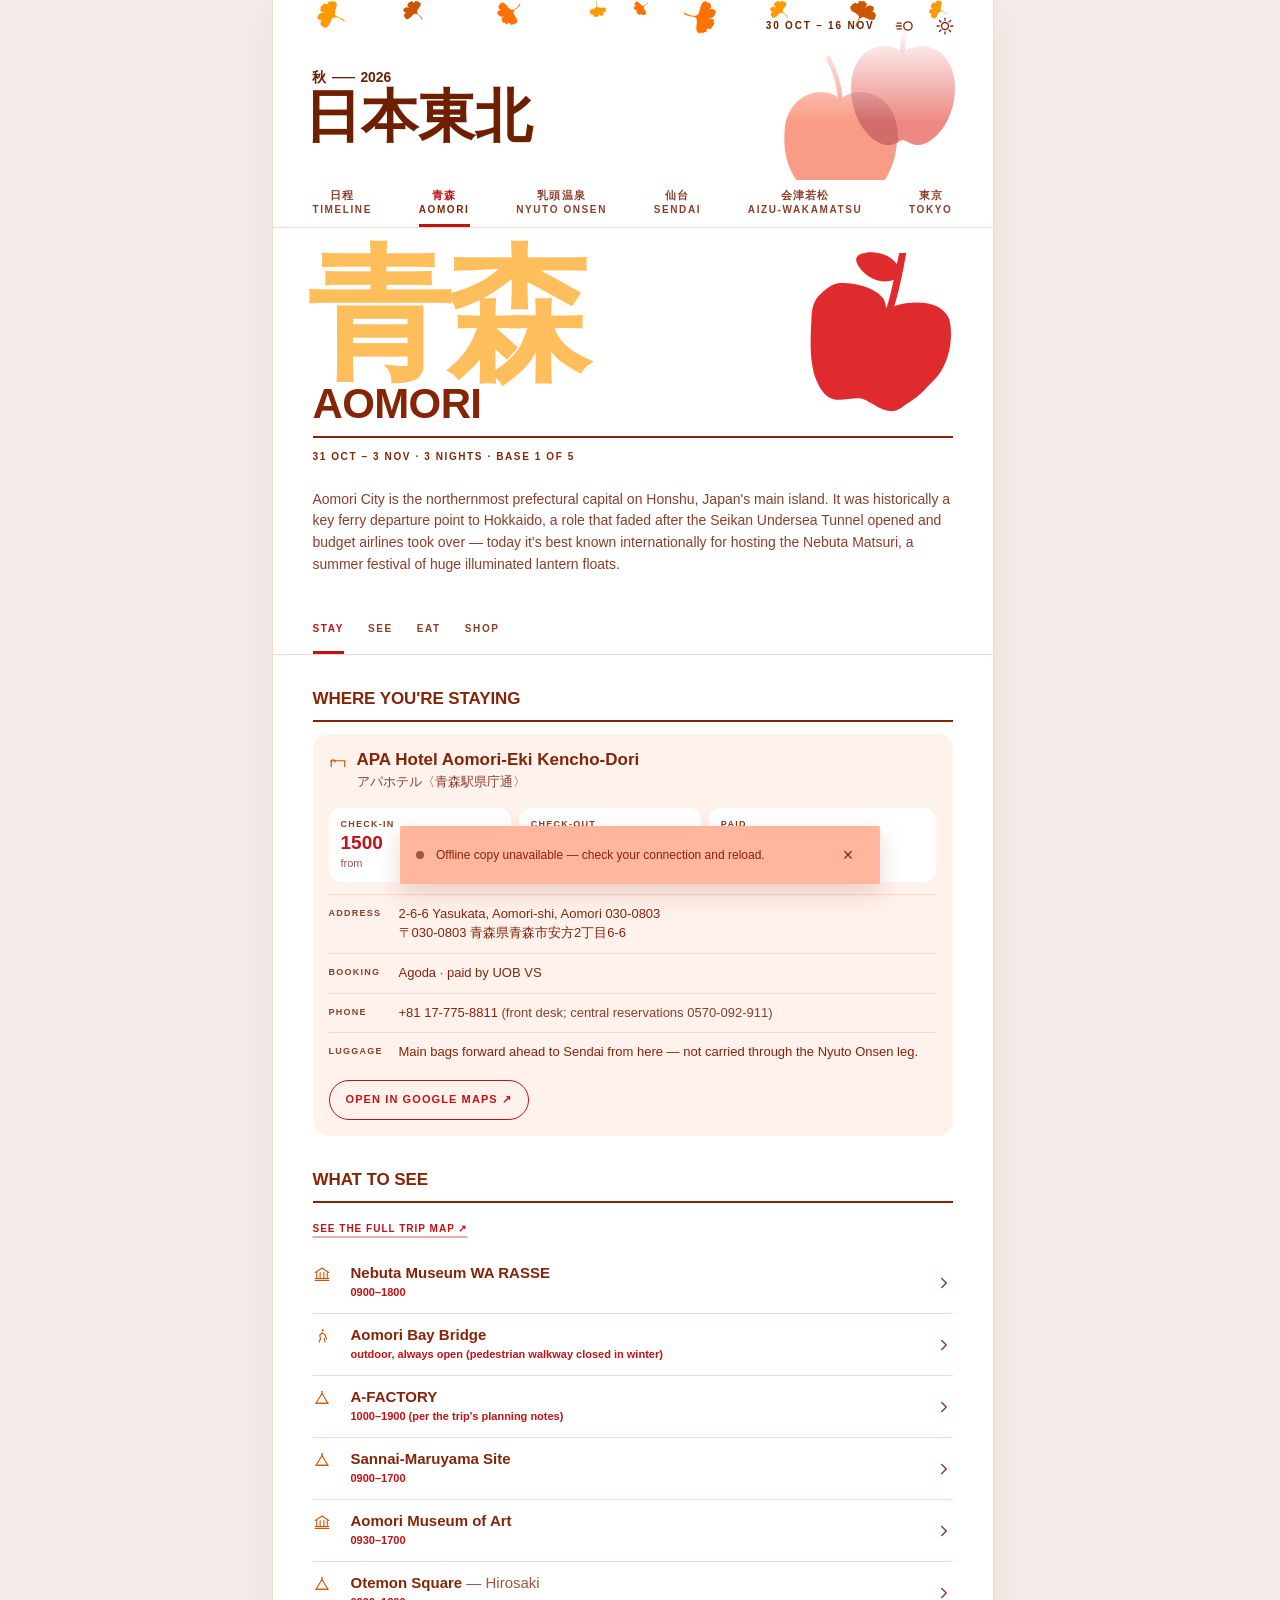
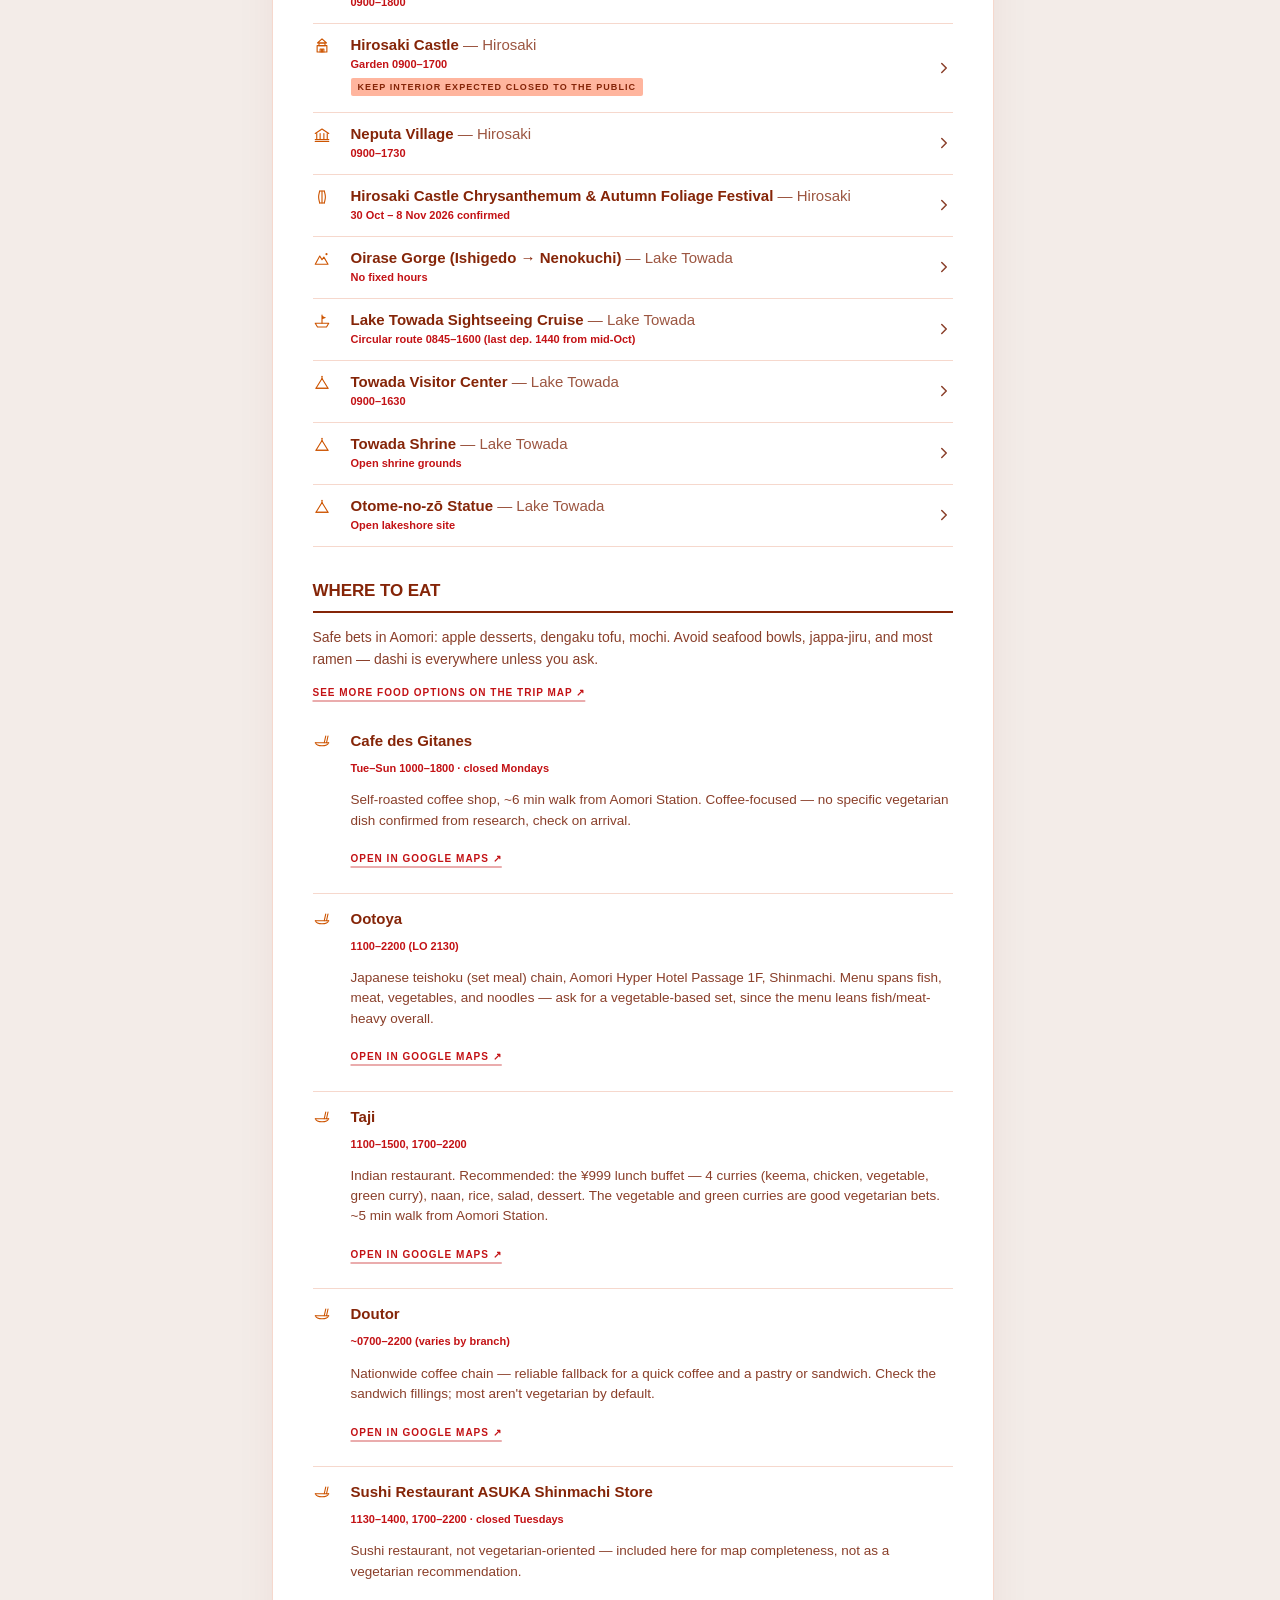
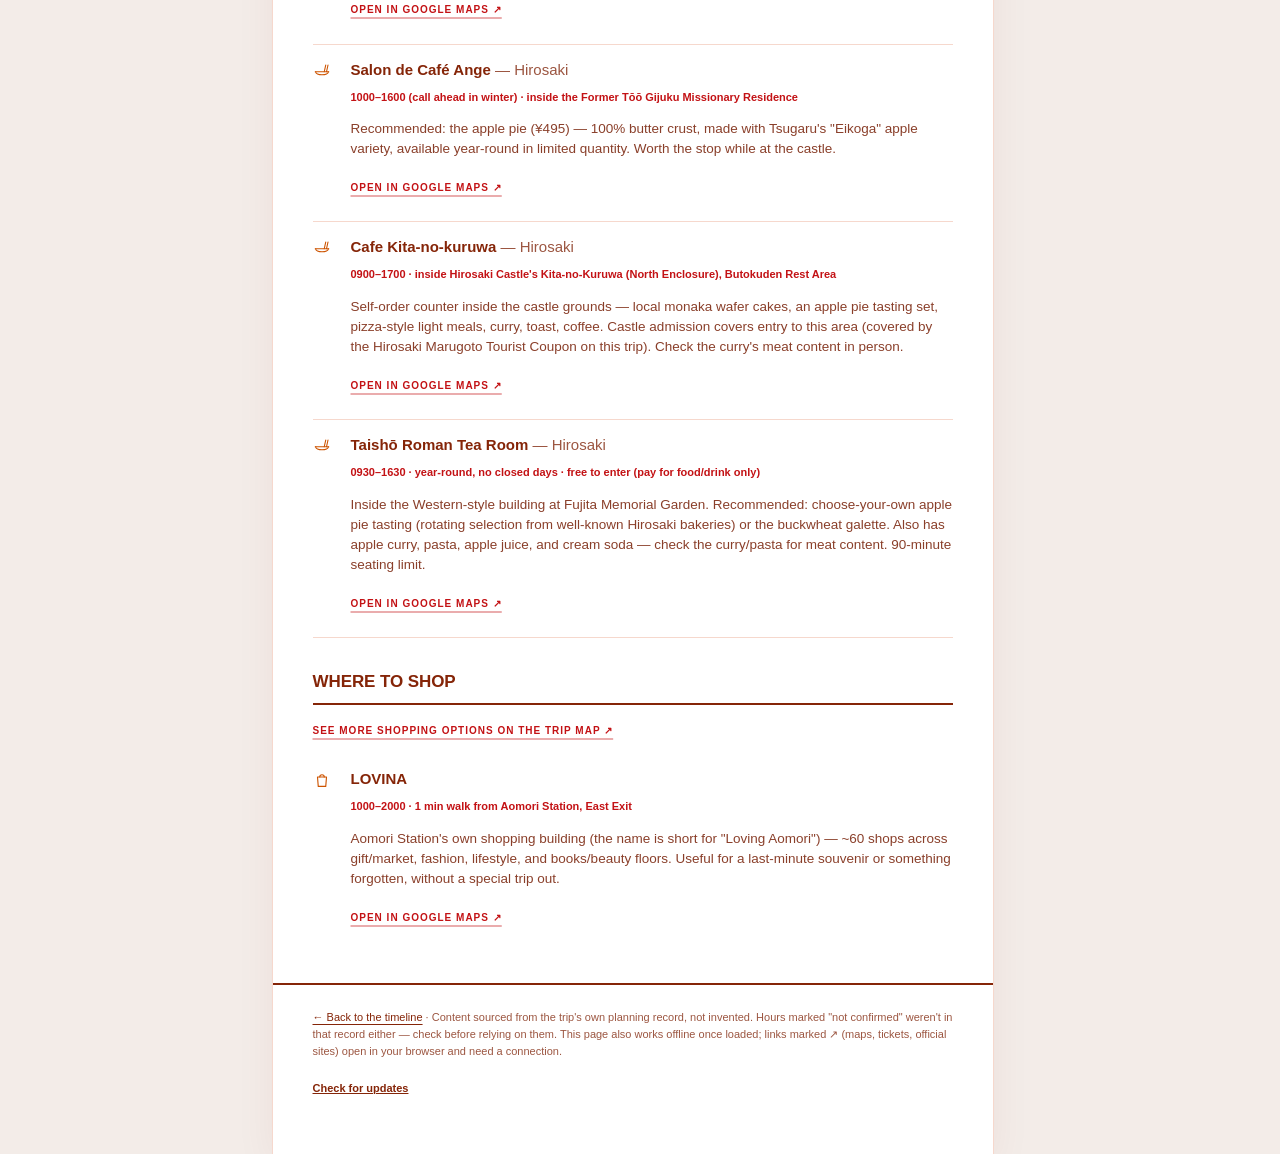
<file: aomori.html>
<!doctype html><html lang="en"><head><meta charset="utf-8"><meta name="viewport" content="width=device-width,initial-scale=1,viewport-fit=cover"><title>Aomori — 2026 Tohoku</title><meta name="theme-color" content="#ffffff" media="(prefers-color-scheme: light)"><meta name="theme-color" content="#1a0a06" media="(prefers-color-scheme: dark)"><script>try{var t=sessionStorage.getItem("theme");"light"!==t&&"dark"!==t||document.documentElement.setAttribute("data-theme",t),"off"===localStorage.getItem("motion")&&document.documentElement.setAttribute("data-motion","off")}catch(t){}</script><link rel="icon" href="favicon.ico?v=2" sizes="any"><link rel="icon" type="image/png" sizes="16x16" href="icons/favicon-16.png?v=2"><link rel="icon" type="image/png" sizes="32x32" href="icons/favicon-32.png?v=2"><link rel="icon" type="image/png" sizes="48x48" href="icons/favicon-48.png?v=2"><link rel="apple-touch-icon" sizes="180x180" href="icons/apple-touch-icon.png?v=2"><link rel="manifest" href="manifest.webmanifest"><meta name="apple-mobile-web-app-capable" content="yes"><meta name="apple-mobile-web-app-status-bar-style" content="black-translucent"><meta name="apple-mobile-web-app-title" content="Tohoku 2026"><meta name="mobile-web-app-capable" content="yes"><link rel="stylesheet" href="styles.css"></head><body class="page-ref"><svg style="display:none" aria-hidden="true"><symbol id="i-hotel" viewBox="0 0 24 24" fill="none" stroke="currentColor" stroke-width="1.5" stroke-linecap="round" stroke-linejoin="round"><path d="M3 19v-6h18v6"/><path d="M3 15v-2a1 1 0 0 1 1-1h3a1 1 0 0 1 1 1v2"/><path d="M3 21v-2M21 21v-2"/></symbol><symbol id="i-food" viewBox="0 0 24 24" fill="none" stroke="currentColor" stroke-width="1.5" stroke-linecap="round" stroke-linejoin="round"><path d="M3.5 13a8.5 4 0 0 0 17 0"/><path d="M3 13h18"/><path d="M17 4 15 13M20 4 18 13"/></symbol><symbol id="i-museum" viewBox="0 0 24 24" fill="none" stroke="currentColor" stroke-width="1.5" stroke-linecap="round" stroke-linejoin="round"><path d="M3 10 12 4l9 6"/><path d="M5 10v8M9.5 10v8M14.5 10v8M19 10v8"/><path d="M3 18h18M3 20.5h18"/></symbol><symbol id="i-site" viewBox="0 0 24 24" fill="none" stroke="currentColor" stroke-width="1.5" stroke-linecap="round" stroke-linejoin="round"><path d="M4 19 12 6l8 13Z"/><path d="M4 19h16"/><path d="M12 6V3"/></symbol><symbol id="i-castle" viewBox="0 0 24 24" fill="none" stroke="currentColor" stroke-width="1.5" stroke-linecap="round" stroke-linejoin="round"><path d="M12 2.5 18 8H6Z"/><path d="M8 8h8v3.5H8Z"/><path d="M5.5 11.5h13V20h-13Z"/><path d="M9.5 20v-4h2v4M12.5 20v-4h2v4"/></symbol><symbol id="i-shop" viewBox="0 0 24 24" fill="none" stroke="currentColor" stroke-width="1.5" stroke-linecap="round" stroke-linejoin="round"><path d="M6 8h12l-1 12.5H7Z"/><path d="M9 8a3 3 0 0 1 6 0"/></symbol><symbol id="i-walk" viewBox="0 0 24 24" fill="none" stroke="currentColor" stroke-width="1.5" stroke-linecap="round" stroke-linejoin="round"><circle cx="13" cy="4.5" r="1.5" fill="currentColor" stroke="none"/><path d="M12 8l-3 3 1 5"/><path d="M12 8l4 2 2 6"/><path d="M10 16l-2 4M15 15l1 5"/></symbol><symbol id="i-festival" viewBox="0 0 24 24" fill="none" stroke="currentColor" stroke-width="1.5" stroke-linecap="round" stroke-linejoin="round"><path d="M9 4h6M9 20h6"/><path d="M9 4c-1 4-1.5 5-1.5 8s.5 4 1.5 8"/><path d="M15 4c1 4 1.5 5 1.5 8s-.5 4-1.5 8"/><path d="M12 4v16"/></symbol><symbol id="i-hike" viewBox="0 0 24 24" fill="none" stroke="currentColor" stroke-width="1.5" stroke-linecap="round" stroke-linejoin="round"><circle cx="18" cy="5.5" r="1.4" fill="currentColor" stroke="none"/><path d="M3 19 9 8l3 5 2.5-3.5L20 19Z"/></symbol><symbol id="i-ferry" viewBox="0 0 24 24" fill="none" stroke="currentColor" stroke-width="1.5" stroke-linecap="round" stroke-linejoin="round"><path d="M3 15h18l-3 5H6l-3-5Z"/><path d="M12 15V4"/><path d="M12 5l5.5 2.5L12 9.5Z" fill="currentColor" stroke="none"/></symbol></svg><header class="hero"><div class="hero__apples" aria-hidden="true"><img class="hero__a hero__a--coral-stem" src="art/apple-coral-stem.svg" alt="" width="54" height="148"> <img class="hero__a hero__a--coral" src="art/apple-coral.svg" alt="" width="345" height="329"> <img class="hero__a hero__a--red-stem" src="art/apple-red-stem.svg" alt="" width="44" height="141"> <img class="hero__a hero__a--red" src="art/apple-red.svg" alt="" width="319" height="303"> <img class="hero__a hero__a--overlap" src="art/apple-overlap.svg" alt="" width="319" height="303"></div><div class="hero__leaves" aria-hidden="true"><span class="leaf" style="--x:6%;--s:30px;--dur:11s;--delay:-2s;--drift:40px;--spin:300deg"><svg viewBox="320 82 250 250" focusable="false"><path d="M449.25 246.379C460.533 225.133 476.462 222.226 496.83 227.12C541.311 237.816 553.072 268.225 558.45 260.901C564.294 252.931 544.532 235.312 497.122 219.684C476.844 213.003 475.328 197.176 479.103 179.134C480.77 173.201 482.839 165.764 484.871 158.247C488.484 146.698 492.184 135.284 492.862 125.617C493.004 124.701 493.085 123.978 493.08 123.51C492.982 113.691 490.383 104.771 481.406 97.3843C473.807 91.784 468.407 93.7924 464.067 98.8266C460.418 96.265 458.945 89.1436 453.319 89.564C450.482 89.4618 447.677 94.0691 445.226 94.8827C442.432 95.3972 441.091 94.2428 438.589 94.4334C424.124 94.2511 417.619 99.7546 422.479 114.483C420.272 114.333 415.969 112.689 413.925 113.548C410.722 114.885 410.831 118.491 409.587 118.582C403.959 119.004 399.18 109.613 392.879 109.454C386.578 109.288 382.447 115.636 379.87 120.481C376.072 127.592 376.438 125.129 371.047 128.675C366.52 131.211 356.73 143.254 356.761 147.966C356.368 151.139 359.252 151.861 359.435 154.368C360.144 159.655 357.35 160.176 355.851 165.318C353.347 174.58 369.887 180.319 387.406 185.851C390.444 186.815 389.283 188.153 386.816 187.977C368.718 186.402 354.735 189.689 346.431 199.332C341.807 204.703 326.506 231.917 334.216 237.947C336.949 240.091 339.633 239.881 343.156 239.803C343.403 239.793 342.032 245.858 344.096 248.221C346.156 250.579 350.105 248.709 352.651 249.15C356.16 249.835 358.603 253.106 361.779 253.499C364.935 253.992 369.517 251.243 373.597 249.909C374.854 249.503 374.742 250.831 374.039 251.489C366.966 258.147 357.861 261.673 357.446 271.423C357.135 279.931 359.568 291.974 365.982 297.502C367.666 298.953 369.816 298.884 371.005 299.489C373.45 300.721 371.615 301.907 374.49 303.083C377.082 304.148 377.031 302.338 379.936 303.385C383.783 304.756 381.161 309.728 386.069 311.883C421.37 325.422 437.881 267.781 449.25 246.379Z" style="fill:var(--art-gold)"/></svg></span><span class="leaf" style="--x:18%;--s:22px;--dur:13s;--delay:-9s;--drift:-30px;--spin:-260deg"><svg viewBox="130 715 175 175" focusable="false"><path d="M217.958 832.524C230.865 820.533 242.584 822.345 255.502 830.62C283.711 848.7 284.549 872.564 290.028 868.787C295.985 864.675 286.541 847.74 257.49 825.546C245.062 816.055 247.813 804.74 254.756 793.163C257.334 789.458 260.551 784.809 263.762 780.096C269.034 772.973 274.334 765.963 277.124 759.437C277.442 758.837 277.672 758.357 277.781 758.032C280.071 751.214 280.413 744.419 275.975 737.152C272.062 731.453 267.843 731.547 263.632 733.988C261.722 731.34 262.413 726.059 258.419 724.999C256.481 724.247 253.433 726.761 251.543 726.736C249.486 726.421 248.835 725.301 247.058 724.832C237.094 721.233 231.271 723.479 231.099 734.837C229.607 734.203 227.024 732.033 225.404 732.136C222.867 732.293 222.077 734.814 221.194 734.578C217.199 733.519 216.147 725.874 211.825 724.252C207.505 722.624 203.123 726.025 200.177 728.758C195.842 732.767 196.687 731.15 192.105 732.309C188.364 732.977 178.699 738.96 177.589 742.227C176.556 744.329 178.378 745.521 177.902 747.299C177.124 751.127 175.066 750.818 172.794 754.015C168.838 759.823 178.904 767.764 189.698 775.797C191.569 777.194 190.444 777.841 188.779 777.127C176.635 771.692 166.171 770.61 158.111 775.288C153.622 777.895 136.502 793.051 140.389 799.074C141.765 801.214 143.673 801.713 146.129 802.504C146.302 802.557 143.898 806.424 144.758 808.555C145.618 810.681 148.799 810.335 150.455 811.251C152.718 812.568 153.623 815.417 155.726 816.451C157.792 817.55 161.622 816.748 164.765 816.805C165.732 816.825 165.336 817.717 164.691 818.004C158.2 820.913 151.053 821.167 148.425 827.813C146.168 833.625 144.96 842.542 148.071 847.907C148.887 849.315 150.392 849.783 151.069 850.487C152.465 851.927 150.911 852.307 152.618 853.81C154.156 855.17 154.555 853.905 156.313 855.327C158.647 857.199 155.638 860.01 158.517 862.679C179.692 880.522 204.953 844.603 217.958 832.524Z" style="fill:var(--art-rust)"/></svg></span><span class="leaf" style="--x:31%;--s:26px;--dur:10s;--delay:-5s;--drift:50px;--spin:340deg"><svg viewBox="38 972 175 175" focusable="false"><path d="M126.246 1027.62C138.212 1040.56 150.035 1039.63 163.54 1032.36C193.033 1016.46 195.668 992.723 200.847 996.903C206.477 1001.45 195.782 1017.63 165.139 1037.57C152.031 1046.09 153.92 1057.58 159.97 1069.65C162.261 1073.54 165.118 1078.42 167.964 1083.36C172.684 1090.86 177.44 1098.25 179.73 1104.97C180.001 1105.59 180.194 1106.09 180.278 1106.42C182.047 1113.39 181.876 1120.19 176.902 1127.1C172.571 1132.49 168.371 1132.08 164.356 1129.33C162.252 1131.82 162.542 1137.14 158.48 1137.9C156.49 1138.5 153.641 1135.76 151.754 1135.65C149.679 1135.8 148.945 1136.87 147.139 1137.21C136.931 1140.04 131.295 1137.36 131.979 1126.02C130.444 1126.54 127.705 1128.51 126.098 1128.29C123.579 1127.94 122.981 1125.37 122.084 1125.54C118.019 1126.29 116.394 1133.83 111.962 1135.13C107.531 1136.42 103.418 1132.7 100.687 1129.75C96.6669 1125.43 97.3871 1127.1 92.906 1125.6C89.2263 1124.66 80.04 1117.96 79.18 1114.62C78.308 1112.45 80.2148 1111.39 79.8748 1109.58C79.3873 1105.71 77.3119 1105.86 75.2878 1102.5C71.7809 1096.41 82.4181 1089.25 93.7868 1082.06C95.7577 1080.81 94.6853 1080.08 92.9715 1080.66C80.4518 1085.17 69.9361 1085.46 62.2515 1080.18C57.9722 1077.24 42.0442 1060.84 46.3746 1055.13C47.9085 1053.1 49.8485 1052.74 52.3573 1052.14C52.534 1052.1 50.428 1048.06 51.447 1046C52.4645 1043.95 55.6106 1044.53 57.3309 1043.74C59.6871 1042.6 60.8046 1039.83 62.9794 1038.96C65.122 1038.02 68.8806 1039.11 72.0191 1039.29C72.9852 1039.34 72.6576 1038.42 72.0362 1038.08C65.7827 1034.69 58.6757 1033.9 56.5565 1027.08C54.744 1021.11 54.2124 1012.13 57.7192 1007.01C58.6397 1005.67 60.175 1005.32 60.904 1004.67C62.4041 1003.34 60.883 1002.84 62.6988 1001.47C64.3348 1000.23 64.6372 1001.52 66.4979 1000.24C68.9658 998.545 66.1779 995.515 69.2497 993.071C91.7107 976.877 114.19 1014.6 126.246 1027.62Z" style="fill:var(--art-orange)"/></svg></span><span class="leaf" style="--x:44%;--s:18px;--dur:14s;--delay:-1s;--drift:-20px;--spin:220deg"><svg viewBox="68 844 138 138" focusable="false"><path d="M150.328 903.402C137.389 904.258 131.538 897.781 128.003 887.058C120.288 863.636 130.89 849.62 126.007 849.232C120.697 848.815 118.227 862.87 124.512 889.033C127.203 900.223 120.379 905.407 111.038 908.795C107.846 909.714 103.85 910.875 99.8286 912.076C93.5106 913.696 87.2294 915.238 82.6063 917.669C82.146 917.864 81.7917 918.032 81.5786 918.167C77.1055 920.997 73.755 924.719 72.9157 930.929C72.5042 936 74.9566 937.905 78.4951 938.467C78.3561 940.866 75.5098 943.561 77.2984 946.02C78.0563 947.35 80.9639 947.329 82.0318 948.221C83.0603 949.356 82.9117 950.298 83.7086 951.39C87.7282 958.072 92.096 959.492 97.4679 953.087C98.0255 954.141 98.4927 956.58 99.4658 957.273C100.988 958.362 102.609 957.289 103.004 957.833C104.794 960.293 101.845 965.147 103.56 968.08C105.271 971.016 109.352 971.108 112.304 970.915C116.641 970.638 115.408 971.169 118.562 972.635C121.009 973.99 129.306 975.061 131.456 973.71C133.022 972.99 132.535 971.464 133.632 970.669C135.854 968.844 136.886 969.976 139.668 969.205C144.624 967.726 142.562 958.517 140.128 948.918C139.708 947.252 140.65 947.404 141.27 948.585C145.681 957.327 151.155 962.803 157.93 963.874C161.703 964.47 178.517 963.763 179.094 958.519C179.301 956.658 178.443 955.488 177.408 953.895C177.334 953.785 180.503 952.693 181 951.076C181.496 949.463 179.519 948.184 178.999 946.892C178.318 945.089 179.124 943.042 178.403 941.475C177.734 939.888 175.174 938.568 173.406 937.076C172.863 936.615 173.503 936.29 174.004 936.425C179.062 937.778 183.261 940.951 187.848 938.376C191.835 936.105 196.665 931.574 197.379 927.066C197.567 925.883 196.925 924.917 196.865 924.2C196.737 922.73 197.801 923.235 197.524 921.583C197.277 920.093 196.462 920.63 196.118 919.002C195.654 916.849 198.677 916.641 198.273 913.78C194.465 893.759 163.362 902.543 150.328 903.402Z" style="fill:var(--art-gold)"/></svg></span><span class="leaf" style="--x:57%;--s:34px;--dur:12s;--delay:-7s;--drift:30px;--spin:-320deg"><svg viewBox="735 970 368 372" focusable="false"><path d="M910.746 1100.16C899.792 1134.95 876.849 1143.68 845.136 1142.01C775.874 1138.35 749.946 1096.26 743.951 1108.67C737.44 1122.16 771.764 1142.97 846.753 1153.17C878.828 1157.53 885.457 1180.71 884.811 1208.65C883.965 1217.95 882.934 1229.61 881.98 1241.38C879.783 1259.59 877.419 1277.63 879.077 1292.22C879.119 1293.63 879.198 1294.73 879.334 1295.43C882.191 1310.04 888.529 1322.61 903.951 1331.15C916.824 1337.4 924.32 1332.91 929.4 1324.21C935.547 1327.02 939.708 1337.23 947.979 1335.05C952.236 1334.42 955.146 1326.78 958.574 1324.89C962.598 1323.35 964.916 1324.7 968.592 1323.73C990.206 1320 998.384 1310 987.072 1289.39C990.404 1289 997.272 1290.26 1000.08 1288.42C1004.49 1285.54 1003.33 1280.2 1005.16 1279.72C1013.43 1277.53 1023.15 1290.21 1032.59 1288.71C1042.03 1287.22 1046.43 1276.62 1048.93 1268.68C1052.63 1257.03 1052.77 1260.81 1059.82 1254.03C1065.87 1249 1077.14 1228.35 1075.79 1221.33C1075.5 1216.49 1071.01 1216.21 1070.04 1212.52C1067.52 1204.84 1071.54 1203.29 1072.36 1195.21C1073.54 1180.71 1047.29 1176.72 1019.65 1173.31C1014.86 1172.72 1016.22 1170.4 1019.94 1169.98C1047.36 1167.33 1067.29 1158.57 1077.01 1141.91C1082.42 1132.62 1097.72 1087.83 1084.56 1080.97C1079.89 1078.53 1075.95 1079.58 1070.72 1080.67C1070.35 1080.75 1070.72 1071.33 1066.99 1068.38C1063.27 1065.43 1057.9 1069.31 1053.98 1069.36C1048.56 1069.31 1044.02 1065.11 1039.18 1065.4C1034.33 1065.53 1028.26 1070.9 1022.55 1074.01C1020.79 1074.96 1020.59 1072.95 1021.45 1071.78C1030.16 1059.9 1042.76 1052.13 1040.69 1037.48C1038.8 1024.71 1031.85 1007.43 1020.76 1000.96C1017.85 999.262 1014.66 999.958 1012.72 999.386C1008.74 998.223 1011.15 995.949 1006.54 994.99C1002.38 994.118 1002.95 996.802 998.334 996.043C992.22 995.062 994.757 986.926 986.845 985.068C930.483 974.633 921.786 1065.12 910.746 1100.16Z" style="fill:var(--art-orange)"/></svg></span><span class="leaf" style="--x:69%;--s:20px;--dur:15s;--delay:-11s;--drift:-40px;--spin:280deg"><svg viewBox="906 1343 172 172" focusable="false"><path d="M992.958 1460.52C1005.87 1448.53 1017.58 1450.35 1030.5 1458.62C1058.71 1476.7 1059.55 1500.56 1065.03 1496.79C1070.98 1492.68 1061.54 1475.74 1032.49 1453.55C1020.06 1444.05 1022.81 1432.74 1029.76 1421.16C1032.33 1417.46 1035.55 1412.81 1038.76 1408.1C1044.03 1400.97 1049.33 1393.96 1052.12 1387.44C1052.44 1386.84 1052.67 1386.36 1052.78 1386.03C1055.07 1379.21 1055.41 1372.42 1050.97 1365.15C1047.06 1359.45 1042.84 1359.55 1038.63 1361.99C1036.72 1359.34 1037.41 1354.06 1033.42 1353C1031.48 1352.25 1028.43 1354.76 1026.54 1354.74C1024.49 1354.42 1023.83 1353.3 1022.06 1352.83C1012.09 1349.23 1006.27 1351.48 1006.1 1362.84C1004.61 1362.2 1002.02 1360.03 1000.4 1360.14C997.867 1360.29 997.077 1362.81 996.194 1362.58C992.199 1361.52 991.147 1353.87 986.825 1352.25C982.505 1350.62 978.123 1354.02 975.177 1356.76C970.842 1360.77 971.687 1359.15 967.105 1360.31C963.364 1360.98 953.699 1366.96 952.589 1370.23C951.556 1372.33 953.378 1373.52 952.902 1375.3C952.124 1379.13 950.066 1378.82 947.794 1382.02C943.838 1387.82 953.904 1395.76 964.698 1403.8C966.569 1405.19 965.444 1405.84 963.779 1405.13C951.635 1399.69 941.171 1398.61 933.111 1403.29C928.622 1405.89 911.502 1421.05 915.389 1427.07C916.765 1429.21 918.673 1429.71 921.129 1430.5C921.302 1430.56 918.898 1434.42 919.758 1436.55C920.618 1438.68 923.799 1438.33 925.455 1439.25C927.718 1440.57 928.623 1443.42 930.726 1444.45C932.792 1445.55 936.622 1444.75 939.765 1444.8C940.732 1444.83 940.336 1445.72 939.691 1446C933.2 1448.91 926.053 1449.17 923.425 1455.81C921.168 1461.63 919.96 1470.54 923.071 1475.91C923.887 1477.31 925.392 1477.78 926.069 1478.49C927.465 1479.93 925.911 1480.31 927.618 1481.81C929.156 1483.17 929.555 1481.91 931.313 1483.33C933.647 1485.2 930.638 1488.01 933.517 1490.68C954.692 1508.52 979.953 1472.6 992.958 1460.52Z" style="fill:var(--art-gold)"/></svg></span><span class="leaf" style="--x:80%;--s:28px;--dur:11.5s;--delay:-4s;--drift:25px;--spin:-300deg"><svg viewBox="552 1890 200 205" focusable="false"><path d="M664.017 2018.45C644.799 2011.28 632.99 2018.43 622.761 2033.07C600.427 2065.06 610.123 2091.12 602.548 2089.49C594.311 2087.71 596.955 2065.28 618.368 2028.5C627.53 2012.76 619.545 2001.8 606.93 1992.43C602.51 1989.58 596.983 1986.01 591.434 1982.36C582.596 1977.03 573.779 1971.84 567.878 1966.06C567.269 1965.55 566.808 1965.14 566.547 1964.84C561.055 1958.52 557.668 1951.35 559.218 1941.56C560.899 1933.69 565.481 1931.92 571.099 1932.68C571.978 1928.98 568.89 1923.6 572.717 1920.69C574.47 1919.02 578.866 1920.37 580.89 1919.5C582.964 1918.25 583.167 1916.75 584.871 1915.46C593.999 1907.16 601.263 1906.99 606.493 1919.14C607.817 1917.8 609.633 1914.31 611.422 1913.71C614.223 1912.75 616.193 1915.11 617.038 1914.47C620.869 1911.55 618.606 1902.86 622.537 1899.19C626.464 1895.52 632.691 1897.23 637.075 1898.87C643.521 1901.26 641.894 1899.89 647.34 1899.11C651.663 1898.16 664.723 1900.31 667.369 1903.33C669.414 1905.14 667.982 1907.23 669.284 1908.93C671.822 1912.71 673.9 1911.46 677.765 1913.89C684.602 1918.39 677.294 1931.4 669.244 1944.84C667.85 1947.18 669.347 1947.37 670.822 1945.87C681.48 1934.62 692.262 1928.81 703.016 1930.27C709.005 1931.08 734.162 1939.79 732.653 1948C732.122 1950.92 730.29 1952.3 727.998 1954.24C727.835 1954.38 732.141 1957.47 732.16 1960.15C732.179 1962.82 728.601 1963.86 727.226 1965.58C725.375 1968 725.666 1971.47 723.862 1973.52C722.127 1975.62 717.648 1976.45 714.29 1977.91C713.258 1978.36 714.08 1979.15 714.902 1979.17C723.18 1979.42 730.985 1976.52 736.766 1982.5C741.776 1987.76 747.036 1996.82 746.07 2003.97C745.817 2005.85 744.406 2007.02 743.988 2008.08C743.126 2010.25 744.967 2009.97 743.798 2012.35C742.746 2014.49 741.755 2013.31 740.494 2015.62C738.814 2018.67 743.3 2020.36 741.387 2024.51C726.519 2053.12 683.378 2025.68 664.017 2018.45Z" style="fill:var(--art-rust)"/></svg></span><span class="leaf" style="--x:91%;--s:20px;--dur:13.5s;--delay:-8s;--drift:-35px;--spin:260deg"><svg viewBox="320 82 250 250" focusable="false"><path d="M449.25 246.379C460.533 225.133 476.462 222.226 496.83 227.12C541.311 237.816 553.072 268.225 558.45 260.901C564.294 252.931 544.532 235.312 497.122 219.684C476.844 213.003 475.328 197.176 479.103 179.134C480.77 173.201 482.839 165.764 484.871 158.247C488.484 146.698 492.184 135.284 492.862 125.617C493.004 124.701 493.085 123.978 493.08 123.51C492.982 113.691 490.383 104.771 481.406 97.3843C473.807 91.784 468.407 93.7924 464.067 98.8266C460.418 96.265 458.945 89.1436 453.319 89.564C450.482 89.4618 447.677 94.0691 445.226 94.8827C442.432 95.3972 441.091 94.2428 438.589 94.4334C424.124 94.2511 417.619 99.7546 422.479 114.483C420.272 114.333 415.969 112.689 413.925 113.548C410.722 114.885 410.831 118.491 409.587 118.582C403.959 119.004 399.18 109.613 392.879 109.454C386.578 109.288 382.447 115.636 379.87 120.481C376.072 127.592 376.438 125.129 371.047 128.675C366.52 131.211 356.73 143.254 356.761 147.966C356.368 151.139 359.252 151.861 359.435 154.368C360.144 159.655 357.35 160.176 355.851 165.318C353.347 174.58 369.887 180.319 387.406 185.851C390.444 186.815 389.283 188.153 386.816 187.977C368.718 186.402 354.735 189.689 346.431 199.332C341.807 204.703 326.506 231.917 334.216 237.947C336.949 240.091 339.633 239.881 343.156 239.803C343.403 239.793 342.032 245.858 344.096 248.221C346.156 250.579 350.105 248.709 352.651 249.15C356.16 249.835 358.603 253.106 361.779 253.499C364.935 253.992 369.517 251.243 373.597 249.909C374.854 249.503 374.742 250.831 374.039 251.489C366.966 258.147 357.861 261.673 357.446 271.423C357.135 279.931 359.568 291.974 365.982 297.502C367.666 298.953 369.816 298.884 371.005 299.489C373.45 300.721 371.615 301.907 374.49 303.083C377.082 304.148 377.031 302.338 379.936 303.385C383.783 304.756 381.161 309.728 386.069 311.883C421.37 325.422 437.881 267.781 449.25 246.379Z" style="fill:var(--art-gold)"/></svg></span><span class="leaf" style="--x:50%;--s:16px;--dur:16s;--delay:-13s;--drift:20px;--spin:200deg"><svg viewBox="38 972 175 175" focusable="false"><path d="M126.246 1027.62C138.212 1040.56 150.035 1039.63 163.54 1032.36C193.033 1016.46 195.668 992.723 200.847 996.903C206.477 1001.45 195.782 1017.63 165.139 1037.57C152.031 1046.09 153.92 1057.58 159.97 1069.65C162.261 1073.54 165.118 1078.42 167.964 1083.36C172.684 1090.86 177.44 1098.25 179.73 1104.97C180.001 1105.59 180.194 1106.09 180.278 1106.42C182.047 1113.39 181.876 1120.19 176.902 1127.1C172.571 1132.49 168.371 1132.08 164.356 1129.33C162.252 1131.82 162.542 1137.14 158.48 1137.9C156.49 1138.5 153.641 1135.76 151.754 1135.65C149.679 1135.8 148.945 1136.87 147.139 1137.21C136.931 1140.04 131.295 1137.36 131.979 1126.02C130.444 1126.54 127.705 1128.51 126.098 1128.29C123.579 1127.94 122.981 1125.37 122.084 1125.54C118.019 1126.29 116.394 1133.83 111.962 1135.13C107.531 1136.42 103.418 1132.7 100.687 1129.75C96.6669 1125.43 97.3871 1127.1 92.906 1125.6C89.2263 1124.66 80.04 1117.96 79.18 1114.62C78.308 1112.45 80.2148 1111.39 79.8748 1109.58C79.3873 1105.71 77.3119 1105.86 75.2878 1102.5C71.7809 1096.41 82.4181 1089.25 93.7868 1082.06C95.7577 1080.81 94.6853 1080.08 92.9715 1080.66C80.4518 1085.17 69.9361 1085.46 62.2515 1080.18C57.9722 1077.24 42.0442 1060.84 46.3746 1055.13C47.9085 1053.1 49.8485 1052.74 52.3573 1052.14C52.534 1052.1 50.428 1048.06 51.447 1046C52.4645 1043.95 55.6106 1044.53 57.3309 1043.74C59.6871 1042.6 60.8046 1039.83 62.9794 1038.96C65.122 1038.02 68.8806 1039.11 72.0191 1039.29C72.9852 1039.34 72.6576 1038.42 72.0362 1038.08C65.7827 1034.69 58.6757 1033.9 56.5565 1027.08C54.744 1021.11 54.2124 1012.13 57.7192 1007.01C58.6397 1005.67 60.175 1005.32 60.904 1004.67C62.4041 1003.34 60.883 1002.84 62.6988 1001.47C64.3348 1000.23 64.6372 1001.52 66.4979 1000.24C68.9658 998.545 66.1779 995.515 69.2497 993.071C91.7107 976.877 114.19 1014.6 126.246 1027.62Z" style="fill:var(--art-orange)"/></svg></span></div><a href="index.html" class="hero__title" aria-label="日本東北, Tohoku, autumn 2026. Go to the timeline"><span class="hero__kicker"><span lang="ja">秋</span><span class="hero__dash"></span><span>2026</span></span><span class="hero__name" lang="ja">日本東北</span></a><div class="hero__meta"><span class="hero__dates">30 Oct – 16 Nov</span><button class="theme-toggle motion-toggle hero__toggle" type="button" data-motion-toggle data-mode="on" aria-label="Motion on. Turn motion off." title="Motion on. Turn motion off."><svg class="ico-motion-on" viewBox="0 0 24 24" fill="none" stroke="currentColor" stroke-width="1.6" stroke-linecap="round" aria-hidden="true"><circle cx="15.5" cy="12" r="5"/><path d="M2.5 8.5h5M1.5 12h6M2.5 15.5h5"/></svg><svg class="ico-motion-off" viewBox="0 0 24 24" fill="none" stroke="currentColor" stroke-width="1.6" stroke-linecap="round" aria-hidden="true"><circle cx="12" cy="12" r="5"/><path d="M4 4l16 16"/></svg></button><button class="theme-toggle hero__toggle" type="button" data-theme-toggle data-mode="light" aria-label="Light mode. Switch to dark mode." title="Light mode. Switch to dark mode."><svg class="ico-light" viewBox="0 0 24 24" fill="none" stroke="currentColor" stroke-width="1.6" stroke-linecap="round" aria-hidden="true"><circle cx="12" cy="12" r="4.2"/><path d="M12 2.5v2.5M12 19v2.5M2.5 12H5M19 12h2.5M5.3 5.3l1.8 1.8M16.9 16.9l1.8 1.8M18.7 5.3l-1.8 1.8M7.1 16.9l-1.8 1.8"/></svg><svg class="ico-dark" viewBox="0 0 24 24" fill="none" stroke="currentColor" stroke-width="1.6" stroke-linejoin="round" aria-hidden="true"><path d="M19.5 14.5A8 8 0 0 1 9.5 4.5a8 8 0 1 0 10 10Z" fill="currentColor"/></svg></button></div></header><div class="navbar"><div class="mini" aria-hidden="true"><a href="index.html" class="mini__brand" tabindex="-1"><span class="mini__name" lang="ja">日本東北</span><span class="mini__kicker"><span lang="ja">秋</span><span class="hero__dash"></span><span>2026</span></span></a><div class="mini__meta"><span class="mini__dates">30 Oct – 16 Nov</span><button tabindex="-1" class="theme-toggle motion-toggle mini__toggle" type="button" data-motion-toggle data-mode="on" aria-label="Motion on. Turn motion off." title="Motion on. Turn motion off."><svg class="ico-motion-on" viewBox="0 0 24 24" fill="none" stroke="currentColor" stroke-width="1.6" stroke-linecap="round" aria-hidden="true"><circle cx="15.5" cy="12" r="5"/><path d="M2.5 8.5h5M1.5 12h6M2.5 15.5h5"/></svg><svg class="ico-motion-off" viewBox="0 0 24 24" fill="none" stroke="currentColor" stroke-width="1.6" stroke-linecap="round" aria-hidden="true"><circle cx="12" cy="12" r="5"/><path d="M4 4l16 16"/></svg></button><button tabindex="-1" class="theme-toggle mini__toggle" type="button" data-theme-toggle data-mode="light" aria-label="Light mode. Switch to dark mode." title="Light mode. Switch to dark mode."><svg class="ico-light" viewBox="0 0 24 24" fill="none" stroke="currentColor" stroke-width="1.6" stroke-linecap="round" aria-hidden="true"><circle cx="12" cy="12" r="4.2"/><path d="M12 2.5v2.5M12 19v2.5M2.5 12H5M19 12h2.5M5.3 5.3l1.8 1.8M16.9 16.9l1.8 1.8M18.7 5.3l-1.8 1.8M7.1 16.9l-1.8 1.8"/></svg><svg class="ico-dark" viewBox="0 0 24 24" fill="none" stroke="currentColor" stroke-width="1.6" stroke-linejoin="round" aria-hidden="true"><path d="M19.5 14.5A8 8 0 0 1 9.5 4.5a8 8 0 1 0 10 10Z" fill="currentColor"/></svg></button></div></div><nav class="route" aria-label="Destinations"><a href="index.html"><span class="route__jp" lang="ja">日程</span><span class="route__en">Timeline</span></a> <a href="aomori.html" aria-current="page"><span class="route__jp" lang="ja">青森</span><span class="route__en">Aomori</span></a> <a href="nyuto.html"><span class="route__jp" lang="ja">乳頭<span class="route__long">温泉</span></span><span class="route__en">Nyuto<span class="route__long"> Onsen</span></span></a> <a href="sendai.html"><span class="route__jp" lang="ja">仙台</span><span class="route__en">Sendai</span></a> <a href="aizu.html"><span class="route__jp" lang="ja">会津<span class="route__long">若松</span></span><span class="route__en">Aizu<span class="route__long">-Wakamatsu</span></span></a> <a href="tokyo.html"><span class="route__jp" lang="ja">東京</span><span class="route__en">Tokyo</span></a></nav></div><main class="ref"><header class="city"><div class="city__plate" aria-hidden="true"><span class="city__kanji" lang="ja">青森</span><svg class="city__mark city__mark--aomori" viewBox="290 125 840 970" aria-hidden="true" focusable="false"><path d="M802.833 207.05C769.83 160.7 716.008 142.888 669.584 140.037C652.706 137.87 635.476 138.767 621.064 141.601C605.144 144.24 592.088 148.782 583.831 152.405C570.377 160.046 564.194 171.728 565.681 184.355C568.513 198.77 574.606 211.988 582.438 223.936C600.577 252.752 628.868 275.119 661.008 291.721C693.346 306.775 728.452 312.856 760.486 306.068C768.543 303.993 776.6 301.919 784.856 298.295C770.076 364.997 754.863 434.751 741.514 465.783C740.75 459.467 738.483 452.918 737.566 448.115C735.691 438.507 733.617 430.448 731.305 423.934C730.348 419.127 727.882 414.127 725.217 410.676C701.947 373.409 646.249 345.989 587.428 330.644C529.956 317.047 468.011 313.738 435.192 326.684C430.387 327.642 426.936 330.308 423.684 331.424C372.777 363.852 342.55 392.717 326.143 423.351C309.736 453.99 305.799 484.655 304.328 520.321L302.857 555.987C297.527 658.182 293.061 790.12 333.579 887.348C386.081 1012.6 450.916 1005.29 522.296 995.762C546.074 992.597 569.858 989.393 594.4 992.544C612.787 994.904 634.443 1008.59 657.563 1022.5C708.062 1053.93 765.868 1089.42 830.628 1046.29C929.431 981.009 933.076 976.834 996.18 910.081L1030.45 873.943C1064.92 836.255 1090.19 784.951 1105.15 729.169C1120.29 671.88 1123.76 608.41 1115.13 554.286C1111.77 532.011 1103.17 513.788 1091.16 498.195C1067.11 467.046 1029.21 446.593 986.675 438.024C945.648 429.648 898.876 429.861 854.375 436.623C832.105 439.982 809.477 446.444 788.359 453.101C811.236 384.329 832.685 277.945 846.31 207.98C851.204 182.122 860 129.227 860 141L817.377 141.884C814.053 155.509 809.989 175.215 805.09 201.114L802.756 207.032L802.833 207.05Z" style="fill:var(--art-apple)"/></svg></div><h1 class="city__name">Aomori</h1></header><p class="ref__sub">31 OCT – 3 NOV · 3 NIGHTS · BASE 1 OF 5</p><p class="ref__intro">Aomori City is the northernmost prefectural capital on Honshu, Japan's main island. It was historically a key ferry departure point to Hokkaido, a role that faded after the Seikan Undersea Tunnel opened and budget airlines took over — today it's best known internationally for hosting the Nebuta Matsuri, a summer festival of huge illuminated lantern floats.</p><nav class="subnav" aria-label="Sections"><a href="#stay">Stay</a> <a href="#see">See</a> <a href="#eat">Eat</a> <a href="#shop">Shop</a></nav><h2 class="section-label" id="stay">Where you're staying</h2><article class="stay"><div class="stay__head"><svg class="stay__icon" aria-hidden="true"><use href="#i-hotel"/></svg><div><p class="stay__name">APA Hotel Aomori-Eki Kencho-Dori</p><p class="stay__jp" lang="ja">アパホテル〈青森駅県庁通〉</p></div></div><div class="stay__tiles"><div class="stay__tile"><span class="stay__label">Check-in</span><span class="stay__big">1500</span><span class="stay__sub">from</span></div><div class="stay__tile"><span class="stay__label">Check-out</span><span class="stay__big">1000</span><span class="stay__sub">by</span></div><div class="stay__tile"><span class="stay__label">Paid</span><span class="stay__big">¥31,975</span><span class="stay__sub">≈ S$259.72</span></div></div><dl class="stay__facts"><dt>Address</dt><dd>2-6-6 Yasukata, Aomori-shi, Aomori 030-0803<br>〒030-0803 青森県青森市安方2丁目6-6</dd><dt>Booking</dt><dd>Agoda · paid by UOB VS</dd><dt>Phone</dt><dd>+81 17-775-8811 <span style="color:var(--paper-faint)">(front desk; central reservations 0570-092-911)</span></dd><dt>Luggage</dt><dd>Main bags forward ahead to Sendai from here — not carried through the Nyuto Onsen leg.</dd></dl><a class="stay__map" href="https://www.google.com/maps/search/?api=1&query=APA+Hotel+Aomori-Eki+Kencho-Dori" target="_blank" rel="noopener">Open in Google Maps ↗</a></article><h2 class="section-label" id="see">What to see</h2><a class="section-map-link" href="https://www.google.com/maps/d/edit?mid=1ZMRF5dMRoMmZC4AqGXF9uyO9KPdyumE&usp=sharing" target="_blank" rel="noopener">See the full trip map ↗</a><div class="place" id="nebuta-museum" data-jp="ねぶたの家 ワ・ラッセ" data-photo="art/places/wa-rasse.jpg" data-photo-credit="掬茶 · CC BY-SA 4.0" data-photo-source="https://commons.wikimedia.org/wiki/File:Nebuta_Museum_Wa_Rasse_20200621.jpg"><svg class="place__icon"><use href="#i-museum"/></svg><div><p class="place__name">Nebuta Museum WA RASSE</p><p class="place__meta">0900–1800 · ¥620</p><div class="place__desc"><ul><li>5 real festival floats from past Nebuta Matsuri parades, on display up close and rotated yearly.</li><li>Weekend/holiday Haneto dancer performances with live taiko drums and flutes.</li><li>Distinctive red-slatted waterfront building, ~5 min walk from Aomori Station.</li></ul></div><a class="place__map" href="https://www.google.com/maps/search/?api=1&query=Nebuta+Museum+WA+RASSE+Aomori" target="_blank" rel="noopener">Open in Google Maps ↗</a></div></div><div class="place" id="aomori-bay-bridge" data-jp="青森ベイブリッジ" data-photo="art/places/aomori-bay-bridge.jpg" data-photo-credit="Sengoku40 · CC BY-SA 3.0" data-photo-source="https://commons.wikimedia.org/wiki/File:Aomoribay_bridge.jpg"><svg class="place__icon"><use href="#i-walk"/></svg><div><p class="place__name">Aomori Bay Bridge</p><p class="place__meta">Free · outdoor, always open (pedestrian walkway closed in winter)</p><div class="place__desc"><ul><li>Cable-stayed bridge whose tower and cables form the letter "A" for Aomori.</li><li>Total span ~1,219–1,290m, opened to full traffic July 1994, cost ~¥27 billion.</li><li>Walkway near A-FACTORY looks out toward ASPAM and the retired Hakkoda-maru ferry.</li><li>A separate promenade below, "Aomori Love Bridge," connects to Aoiumi Park — a known local date spot.</li></ul></div><a class="place__map" href="https://www.google.com/maps/search/?api=1&query=Aomori+Bay+Bridge" target="_blank" rel="noopener">Open in Google Maps ↗</a></div></div><div class="place" id="a-factory" data-photo="art/places/a-factory.jpg" data-photo-credit="掬茶 · CC BY-SA 4.0" data-photo-source="https://commons.wikimedia.org/wiki/File:A-Factory_20240324.jpg"><svg class="place__icon"><use href="#i-site"/></svg><div><p class="place__name">A-FACTORY</p><p class="place__meta">1000–1900 (per the trip's planning notes) · Free entry</p><div class="place__desc"><ul><li>Onsite cidre (hard apple cider) factory — watch production through glass windows.</li><li>Tasting cards let you sample sweet (3%), standard (5%), and dry (7%) cidre.</li><li>All made from Aomori's own apples — Japan's largest apple-producing prefecture.</li><li>~1 min walk from Aomori Station; opened Dec 2010 alongside the Shinkansen's extension here.</li></ul></div><a class="place__map" href="https://www.google.com/maps/search/?api=1&query=A-FACTORY+Aomori" target="_blank" rel="noopener">Open in Google Maps ↗</a></div></div><div class="place" id="sannai-maruyama" data-jp="三内丸山遺跡" data-photo="art/places/sannai-maruyama.jpg" data-photo-credit="663highland · CC BY 2.5" data-photo-source="https://commons.wikimedia.org/wiki/File:140913_Sannai-Maruyama_site_Aomori_Japan01bs6bs6.jpg"><svg class="place__icon"><use href="#i-site"/></svg><div><p class="place__name">Sannai-Maruyama Site</p><p class="place__meta">0900–1700 · ¥410 <span style="color:var(--paper-faint)">(official site currently lists ¥500 — worth confirming)</span></p><div class="place__desc"><ul><li>Japan's largest, best-preserved Jomon-period village site — over 700 excavated structures.</li><li>Discovered by accident during a land survey for a baseball field.</li><li>UNESCO World Heritage since 2021, part of the Jomon Prehistoric Sites in Northern Japan.</li><li>Reconstructed pit dwellings, long houses, and a large tower stand atop the reburied original site.</li><li>Entry is through the Jomon Jiyukan visitor center — its Jomon Theater and Sanmaru Museum (~1,700 artifacts) include the "Jomon Big Wall," an 18m×6m wall made from ~5,120 collected earthenware pieces.</li></ul></div><a class="place__map" href="https://sannaimaruyama.pref.aomori.jp/english/information/" target="_blank" rel="noopener">Official site ↗</a> <a class="place__map" href="https://www.google.com/maps/search/?api=1&query=Sannai-Maruyama+Site" target="_blank" rel="noopener">Open in Google Maps ↗</a></div></div><div class="place" id="aomori-museum-of-art" data-jp="青森県立美術館" data-photo="art/places/aomori-museum-of-art.jpg" data-photo-credit="663highland · CC BY 2.5" data-photo-source="https://commons.wikimedia.org/wiki/File:140913_Aomori_Museum_of_Art_Japan02bs3.jpg"><svg class="place__icon"><use href="#i-museum"/></svg><div><p class="place__name">Aomori Museum of Art</p><p class="place__meta">0930–1700 · ¥700</p><div class="place__desc"><ul><li>White trench-cut building designed to echo the neighboring Sannai-Maruyama dig site.</li><li>Three huge Marc Chagall ballet-backdrop paintings, shown in a room with 19m ceilings.</li><li>Nara Yoshitomo's 8.5m-tall "Aomori-Ken" dog statue, plus Munakata Shiko woodblock works.</li></ul></div><a class="place__map" href="https://www.google.com/maps/search/?api=1&query=Aomori+Museum+of+Art" target="_blank" rel="noopener">Open in Google Maps ↗</a></div></div><div class="place" id="otemon-square" data-jp="追手門広場" data-photo="art/places/otemon-square.jpg" data-photo-credit="Abasaa · Public domain" data-photo-source="https://commons.wikimedia.org/wiki/File:Former_Hirosaki_City_Library.JPG"><svg class="place__icon"><use href="#i-site"/></svg><div><p class="place__name">Otemon Square <span style="color:var(--paper-faint);font-weight:400">— Hirosaki</span></p><p class="place__meta">0900–1800 · Free</p><div class="place__desc"><ul><li>Built 1990 for Hirosaki's 100th city anniversary, facing the castle's main gate.</li><li>Includes the 1907 former city library, a Western-style building still open to visitors.</li><li>Small exhibit on local handicrafts and the Neputa Festival, with floats on display.</li></ul></div><a class="place__map" href="https://www.google.com/maps/search/?api=1&query=Otemon+Square+Hirosaki" target="_blank" rel="noopener">Open in Google Maps ↗</a></div></div><div class="place" id="hirosaki-castle" data-jp="弘前城" data-photo="art/places/hirosaki-castle.jpg" data-photo-credit="Si-take. · CC BY-SA 3.0" data-photo-source="https://commons.wikimedia.org/wiki/File:Hirosaki-castle_Aomori_with_Sakura_blossoms.jpg"><svg class="place__icon"><use href="#i-castle"/></svg><div><p class="place__name">Hirosaki Castle <span style="color:var(--paper-faint);font-weight:400">— Hirosaki</span></p><p class="place__meta">Garden 0900–1700 · Hirosaki Marugoto Tourist Coupon ¥1,000 (covers this + Neputa Village) · ~40 min from Aomori by train</p><p class="flag flag--outline">keep interior expected closed to the public</p><div class="place__desc"><ul><li>Original keep rebuilt 1810 after a 1627 lightning fire — the only Tohoku keep never rebuilt in the modern era.</li><li>Since 2013 the keep sits ~70m from its original spot for foundation repairs, with a move back scheduled Jul–Nov 2026 — may be underway during this visit.</li><li>The keep interior is expected to remain closed to the public (reported closed for renovation into the early 2030s) — this visit is for the exterior, grounds, and garden.</li></ul></div><a class="place__map" href="https://www.google.com/maps/search/?api=1&query=Hirosaki+Castle" target="_blank" rel="noopener">Open in Google Maps ↗</a></div></div><div class="place" id="neputa-village" data-jp="津軽藩ねぷた村" data-photo="art/places/neputa-village.jpg" data-photo-credit="津軽藩ねぷた村 · CC BY-SA 3.0" data-photo-source="https://commons.wikimedia.org/wiki/File:Neputamura-gaikan.jpg"><svg class="place__icon"><use href="#i-museum"/></svg><div><p class="place__name">Neputa Village <span style="color:var(--paper-faint);font-weight:400">— Hirosaki</span></p><p class="place__meta">0900–1730 · Covered by the Hirosaki Marugoto Tourist Coupon (bought at Hirosaki Castle)</p><div class="place__desc"><ul><li>Illuminated Neputa Matsuri floats on display — the festival itself runs Aug 1–7 each year.</li><li>Also holds shamisen, local handicraft, and vintage toy exhibits.</li><li>Includes a 19th-century Japanese garden and a traditional teahouse on-site.</li></ul></div><a class="place__map" href="https://www.google.com/maps/search/?api=1&query=Hirosaki+Neputa+Village" target="_blank" rel="noopener">Open in Google Maps ↗</a></div></div><div class="place" id="hirosaki-chrysanthemum-festival" data-jp="弘前城菊と紅葉まつり" data-photo="art/places/hirosaki-chrysanthemum-festival.jpg" data-photo-credit="Marho · CC BY-SA 4.0" data-photo-source="https://commons.wikimedia.org/wiki/File:Hirosaki_Castle_chrysanthemum_and_autumn_leaves_festival_02.jpg"><svg class="place__icon"><use href="#i-festival"/></svg><div><p class="place__name">Hirosaki Castle Chrysanthemum &amp; Autumn Foliage Festival <span style="color:var(--paper-faint);font-weight:400">— Hirosaki</span></p><p class="place__meta">30 Oct – 8 Nov 2026 confirmed · illumination 1600–2100, projection mapping 1730–1930 · Hirosaki Marugoto Tourist Coupon ¥1,000</p><div class="place__desc"><ul><li>Over 1,100 maple trees and 2,600 cherry trees in the park provide the autumn-color backdrop.</li><li>"Hanawa Kuguri" flower-ring walkthrough plus over 5,000 yarn "Pom Pom Mum" displays in Sannomaru Garden.</li><li>Evening program adds bamboo-light illumination and projection mapping on top of the daytime displays.</li></ul></div><a class="place__map" href="https://www.hirosaki-kanko.or.jp/en/edit.html?id=autumn-foliage" target="_blank" rel="noopener">Festival info ↗</a> <a class="place__map" href="https://www.google.com/maps/search/?api=1&query=Hirosaki+Park" target="_blank" rel="noopener">Open in Google Maps ↗</a></div></div><div class="place" id="oirase-gorge" data-jp="奥入瀬渓流" data-photo="art/places/oirase-gorge.jpg" data-photo-credit="MaedaAkihiko · CC BY-SA 4.0" data-photo-source="https://commons.wikimedia.org/wiki/File:Oirase-keiryu.jpg"><svg class="place__icon"><use href="#i-hike"/></svg><div><p class="place__name">Oirase Gorge (Ishigedo → Nenokuchi) <span style="color:var(--paper-faint);font-weight:400">— Lake Towada</span></p><p class="place__meta">No fixed hours — outdoor trail · Free · no bus service mid-Nov–Mar</p><div class="place__desc"><ul><li>Trail runs the scenic upper stretch between Nenokuchi and Ishigedo, ~9km one-way, about 2.5 hours to walk.</li><li>The sole outlet stream draining Lake Towada, lined with over a dozen waterfalls cascading from the gorge walls.</li><li>A road runs alongside/crisscrosses the trail for much of the route — not fully secluded, but closed to cars on certain peak-autumn days.</li></ul></div><a class="place__map" href="https://www.jrbustohoku.co.jp/towadako-oirase/en/" target="_blank" rel="noopener">Bus route ↗</a> <a class="place__map" href="https://www.google.com/maps/search/?api=1&query=Oirase+Gorge" target="_blank" rel="noopener">Open in Google Maps ↗</a></div></div><div class="place" id="lake-towada-cruise" data-jp="十和田湖遊覧船" data-photo="art/places/lake-towada-cruise.jpg" data-photo-credit="Soica2001 · Public domain" data-photo-source="https://commons.wikimedia.org/wiki/File:Lake_Towada_from_Ohanabe_2008.jpg"><svg class="place__icon"><use href="#i-ferry"/></svg><div><p class="place__name">Lake Towada Sightseeing Cruise <span style="color:var(--paper-faint);font-weight:400">— Lake Towada</span></p><p class="place__meta">Circular route 0845–1600 (last dep. 1440 from mid-Oct) · ¥1,760 (+¥550 first class) · closed mid-Nov–late Apr</p><div class="place__desc"><ul><li>Lake Towada is Honshu's largest caldera lake, with two large peninsulas extending nearly a third of the way across it.</li><li>The peninsulas are hard to appreciate from shore — the sightseeing boat is the best way to see them.</li><li>Nenokuchi→Yasumiya and Yasumiya→Nenokuchi routes each run a handful of times a day; check the current timetable before planning around a specific departure.</li></ul></div><a class="place__map" href="https://www.toutetsu.co.jp/ship.html" target="_blank" rel="noopener">Timetable ↗</a> <a class="place__map" href="https://www.google.com/maps/search/?api=1&query=Lake+Towada+Nenokuchi" target="_blank" rel="noopener">Open in Google Maps ↗</a></div></div><div class="place" id="towada-visitor-center" data-jp="十和田ビジターセンター" data-photo="art/places/towada-visitor-center.jpg" data-photo-credit="inunami · CC BY 2.0" data-photo-source="https://www.flickr.com/photos/94693136@N05/52651570187"><svg class="place__icon"><use href="#i-site"/></svg><div><p class="place__name">Towada Visitor Center <span style="color:var(--paper-faint);font-weight:400">— Lake Towada</span></p><p class="place__meta">0900–1630 · Free</p><div class="place__desc"><ul><li>Yasumiya is the only developed area on Lake Towada's largely undeveloped shoreline, and this is its information hub.</li><li>Small nature museum covering the lake's formation (a volcanic caldera) and surrounding ecology.</li><li>Starting point for exploring Yasumiya on foot — Towada Shrine and the Otome-no-zō Statue are both a short walk away.</li></ul></div><a class="place__map" href="https://www.google.com/maps/search/?api=1&query=Towada+Visitor+Center" target="_blank" rel="noopener">Open in Google Maps ↗</a></div></div><div class="place" id="towada-shrine" data-jp="十和田神社" data-photo="art/places/towada-shrine.jpg" data-photo-credit="らんで · CC BY-SA 4.0" data-photo-source="https://commons.wikimedia.org/wiki/File:Towada_Zinzya.jpg"><svg class="place__icon"><use href="#i-site"/></svg><div><p class="place__name">Towada Shrine <span style="color:var(--paper-faint);font-weight:400">— Lake Towada</span></p><p class="place__meta">Open shrine grounds · Free</p><div class="place__desc"><ul><li>On the Nakayama Peninsula near Yasumiya; accounts differ on its founding — either 807 CE by the commander Sakanoue no Tamuramaro, or by the Buddhist priest Nansōbō after his travel sandals broke on the lakeshore.</li><li>Once considered one of the region's two most sacred sites alongside Osorezan, and a center of ascetic (shugendō) mountain practice.</li><li>A symbol of Tohoku's traditional water-god beliefs; stayed a syncretic Buddhist-Shinto site until the Meiji-era separation of religions (1868–1912).</li></ul></div><a class="place__map" href="https://www.google.com/maps/search/?api=1&query=Towada+Shrine" target="_blank" rel="noopener">Open in Google Maps ↗</a></div></div><div class="place" id="otome-no-zo-statue" data-jp="乙女の像" data-photo="art/places/otome-no-zo-statue.jpg" data-photo-credit="Marho · CC BY-SA 4.0" data-photo-source="https://commons.wikimedia.org/wiki/File:Statue_of_Lake_Towada_Otome.jpg"><svg class="place__icon"><use href="#i-site"/></svg><div><p class="place__name">Otome-no-zō Statue <span style="color:var(--paper-faint);font-weight:400">— Lake Towada</span></p><p class="place__meta">Open lakeshore site · Free</p><div class="place__desc"><ul><li>Bronze statue of two facing women, 2.1m tall, on Gozengahama beach — the final completed work of sculptor and poet Takamura Kōtarō, unveiled 1953.</li><li>Commissioned for the 15th anniversary of Lake Towada's national park designation, also honoring three figures tied to the park's history.</li><li>The figures' hands don't quite touch — a deliberate micron-scale gap Takamura left for "spatial tension," not a casting flaw.</li></ul></div><a class="place__map" href="https://www.google.com/maps/search/?api=1&query=Otome-no-zo+Statue" target="_blank" rel="noopener">Open in Google Maps ↗</a></div></div><h2 class="section-label" id="eat">Where to eat</h2><p class="ref__intro" style="margin-bottom:var(--space-2)">Safe bets in Aomori: apple desserts, dengaku tofu, mochi. Avoid seafood bowls, jappa-jiru, and most ramen — dashi is everywhere unless you ask.</p><a class="section-map-link" href="https://www.google.com/maps/d/edit?mid=1ZMRF5dMRoMmZC4AqGXF9uyO9KPdyumE&usp=sharing" target="_blank" rel="noopener">See more food options on the trip map ↗</a><div class="place" id="cafe-des-gitanes"><svg class="place__icon"><use href="#i-food"/></svg><div><p class="place__name">Cafe des Gitanes</p><p class="place__meta">Tue–Sun 1000–1800 · closed Mondays</p><p class="place__desc">Self-roasted coffee shop, ~6 min walk from Aomori Station. Coffee-focused — no specific vegetarian dish confirmed from research, check on arrival.</p><a class="place__map" href="https://www.google.com/maps/search/?api=1&query=Cafe+des+Gitanes+Aomori" target="_blank" rel="noopener">Open in Google Maps ↗</a></div></div><div class="place" id="ootoya"><svg class="place__icon"><use href="#i-food"/></svg><div><p class="place__name">Ootoya</p><p class="place__meta">1100–2200 (LO 2130)</p><p class="place__desc">Japanese teishoku (set meal) chain, Aomori Hyper Hotel Passage 1F, Shinmachi. Menu spans fish, meat, vegetables, and noodles — ask for a vegetable-based set, since the menu leans fish/meat-heavy overall.</p><a class="place__map" href="https://www.google.com/maps/search/?api=1&query=Ootoya+Aomori+Shimmachidori" target="_blank" rel="noopener">Open in Google Maps ↗</a></div></div><div class="place" id="taji"><svg class="place__icon"><use href="#i-food"/></svg><div><p class="place__name">Taji</p><p class="place__meta">1100–1500, 1700–2200</p><p class="place__desc">Indian restaurant. Recommended: the ¥999 lunch buffet — 4 curries (keema, chicken, vegetable, green curry), naan, rice, salad, dessert. The vegetable and green curries are good vegetarian bets. ~5 min walk from Aomori Station.</p><a class="place__map" href="https://www.google.com/maps/search/?api=1&query=Taji+Indian+Restaurant+Aomori" target="_blank" rel="noopener">Open in Google Maps ↗</a></div></div><div class="place" id="doutor"><svg class="place__icon"><use href="#i-food"/></svg><div><p class="place__name">Doutor</p><p class="place__meta">~0700–2200 (varies by branch)</p><p class="place__desc">Nationwide coffee chain — reliable fallback for a quick coffee and a pastry or sandwich. Check the sandwich fillings; most aren't vegetarian by default.</p><a class="place__map" href="https://www.google.com/maps/search/?api=1&query=Doutor+Coffee+Aomori+Station" target="_blank" rel="noopener">Open in Google Maps ↗</a></div></div><div class="place" id="sushi-restaurant-asuka-shinmachi-store"><svg class="place__icon"><use href="#i-food"/></svg><div><p class="place__name">Sushi Restaurant ASUKA Shinmachi Store</p><p class="place__meta">1130–1400, 1700–2200 · closed Tuesdays</p><p class="place__desc">Sushi restaurant, not vegetarian-oriented — included here for map completeness, not as a vegetarian recommendation.</p><a class="place__map" href="https://www.google.com/maps/search/?api=1&query=Sushi+Restaurant+ASUKA+Shinmachi+Aomori" target="_blank" rel="noopener">Open in Google Maps ↗</a></div></div><div class="place" id="salon-de-caf-ange"><svg class="place__icon"><use href="#i-food"/></svg><div><p class="place__name">Salon de Café Ange <span style="color:var(--paper-faint);font-weight:400">— Hirosaki</span></p><p class="place__meta">1000–1600 (call ahead in winter) · inside the Former Tōō Gijuku Missionary Residence</p><p class="place__desc">Recommended: the apple pie (¥495) — 100% butter crust, made with Tsugaru's "Eikoga" apple variety, available year-round in limited quantity. Worth the stop while at the castle.</p><a class="place__map" href="https://www.google.com/maps/search/?api=1&query=Salon+de+Cafe+Ange+Hirosaki" target="_blank" rel="noopener">Open in Google Maps ↗</a></div></div><div class="place" id="cafe-kita-no-kuruwa"><svg class="place__icon"><use href="#i-food"/></svg><div><p class="place__name">Cafe Kita-no-kuruwa <span style="color:var(--paper-faint);font-weight:400">— Hirosaki</span></p><p class="place__meta">0900–1700 · inside Hirosaki Castle's Kita-no-Kuruwa (North Enclosure), Butokuden Rest Area</p><p class="place__desc">Self-order counter inside the castle grounds — local monaka wafer cakes, an apple pie tasting set, pizza-style light meals, curry, toast, coffee. Castle admission covers entry to this area (covered by the Hirosaki Marugoto Tourist Coupon on this trip). Check the curry's meat content in person.</p><a class="place__map" href="https://www.google.com/maps/search/?api=1&query=Kitanokuruwa+Hirosaki+Castle" target="_blank" rel="noopener">Open in Google Maps ↗</a></div></div><div class="place" id="taish-roman-tea-room"><svg class="place__icon"><use href="#i-food"/></svg><div><p class="place__name">Taishō Roman Tea Room <span style="color:var(--paper-faint);font-weight:400">— Hirosaki</span></p><p class="place__meta">0930–1630 · year-round, no closed days · free to enter (pay for food/drink only)</p><p class="place__desc">Inside the Western-style building at Fujita Memorial Garden. Recommended: choose-your-own apple pie tasting (rotating selection from well-known Hirosaki bakeries) or the buckwheat galette. Also has apple curry, pasta, apple juice, and cream soda — check the curry/pasta for meat content. 90-minute seating limit.</p><a class="place__map" href="https://www.google.com/maps/search/?api=1&query=Taisho+Roman+Tea+Room+Hirosaki" target="_blank" rel="noopener">Open in Google Maps ↗</a></div></div><h2 class="section-label" id="shop">Where to shop</h2><a class="section-map-link" href="https://www.google.com/maps/d/edit?mid=1ZMRF5dMRoMmZC4AqGXF9uyO9KPdyumE&usp=sharing" target="_blank" rel="noopener">See more shopping options on the trip map ↗</a><div class="place" id="lovina"><svg class="place__icon"><use href="#i-shop"/></svg><div><p class="place__name">LOVINA</p><p class="place__meta">1000–2000 · 1 min walk from Aomori Station, East Exit</p><p class="place__desc">Aomori Station's own shopping building (the name is short for "Loving Aomori") — ~60 shops across gift/market, fashion, lifestyle, and books/beauty floors. Useful for a last-minute souvenir or something forgotten, without a special trip out.</p><a class="place__map" href="https://www.google.com/maps/search/?api=1&query=LOVINA+Aomori+Station" target="_blank" rel="noopener">Open in Google Maps ↗</a></div></div></main><footer class="foot"><a href="index.html">← Back to the timeline</a> · Content sourced from the trip's own planning record, not invented. Hours marked "not confirmed" weren't in that record either — check before relying on them. This page also works offline once loaded; links marked ↗ (maps, tickets, official sites) open in your browser and need a connection.<p class="foot__refresh-row"><button type="button" class="foot__refresh" data-refresh>Check for updates</button></p></footer><script>!function(){var e=document.querySelector(".subnav");if(e){var t=Array.prototype.slice.call(e.querySelectorAll("a")),r=t.map(function(e){return document.getElementById(e.getAttribute("href").slice(1))}).filter(Boolean);r.length&&(e.addEventListener("click",function(e){var t=e.target.closest("a");t&&n(t.getAttribute("href").slice(1))}),window.addEventListener("scroll",i,{passive:!0}),window.addEventListener("resize",i),i())}function n(r){e.querySelectorAll("a[aria-current]").forEach(function(e){e.removeAttribute("aria-current")});for(var n=0;n<t.length;n++)if(t[n].getAttribute("href").slice(1)===r){t[n].setAttribute("aria-current","true");break}}function i(){n(function(){if(window.innerHeight+window.scrollY>=document.documentElement.scrollHeight-2)return r[r.length-1].id;for(var t=e.getBoundingClientRect().bottom+80,n=r[0],i=0;i<r.length;i++)r[i].getBoundingClientRect().top<=t&&(n=r[i]);return n.id}())}}()</script><script src="theme.js" defer></script><script src="place-sheet.js" defer></script><script src="pwa.js" defer></script></body></html>
</file>
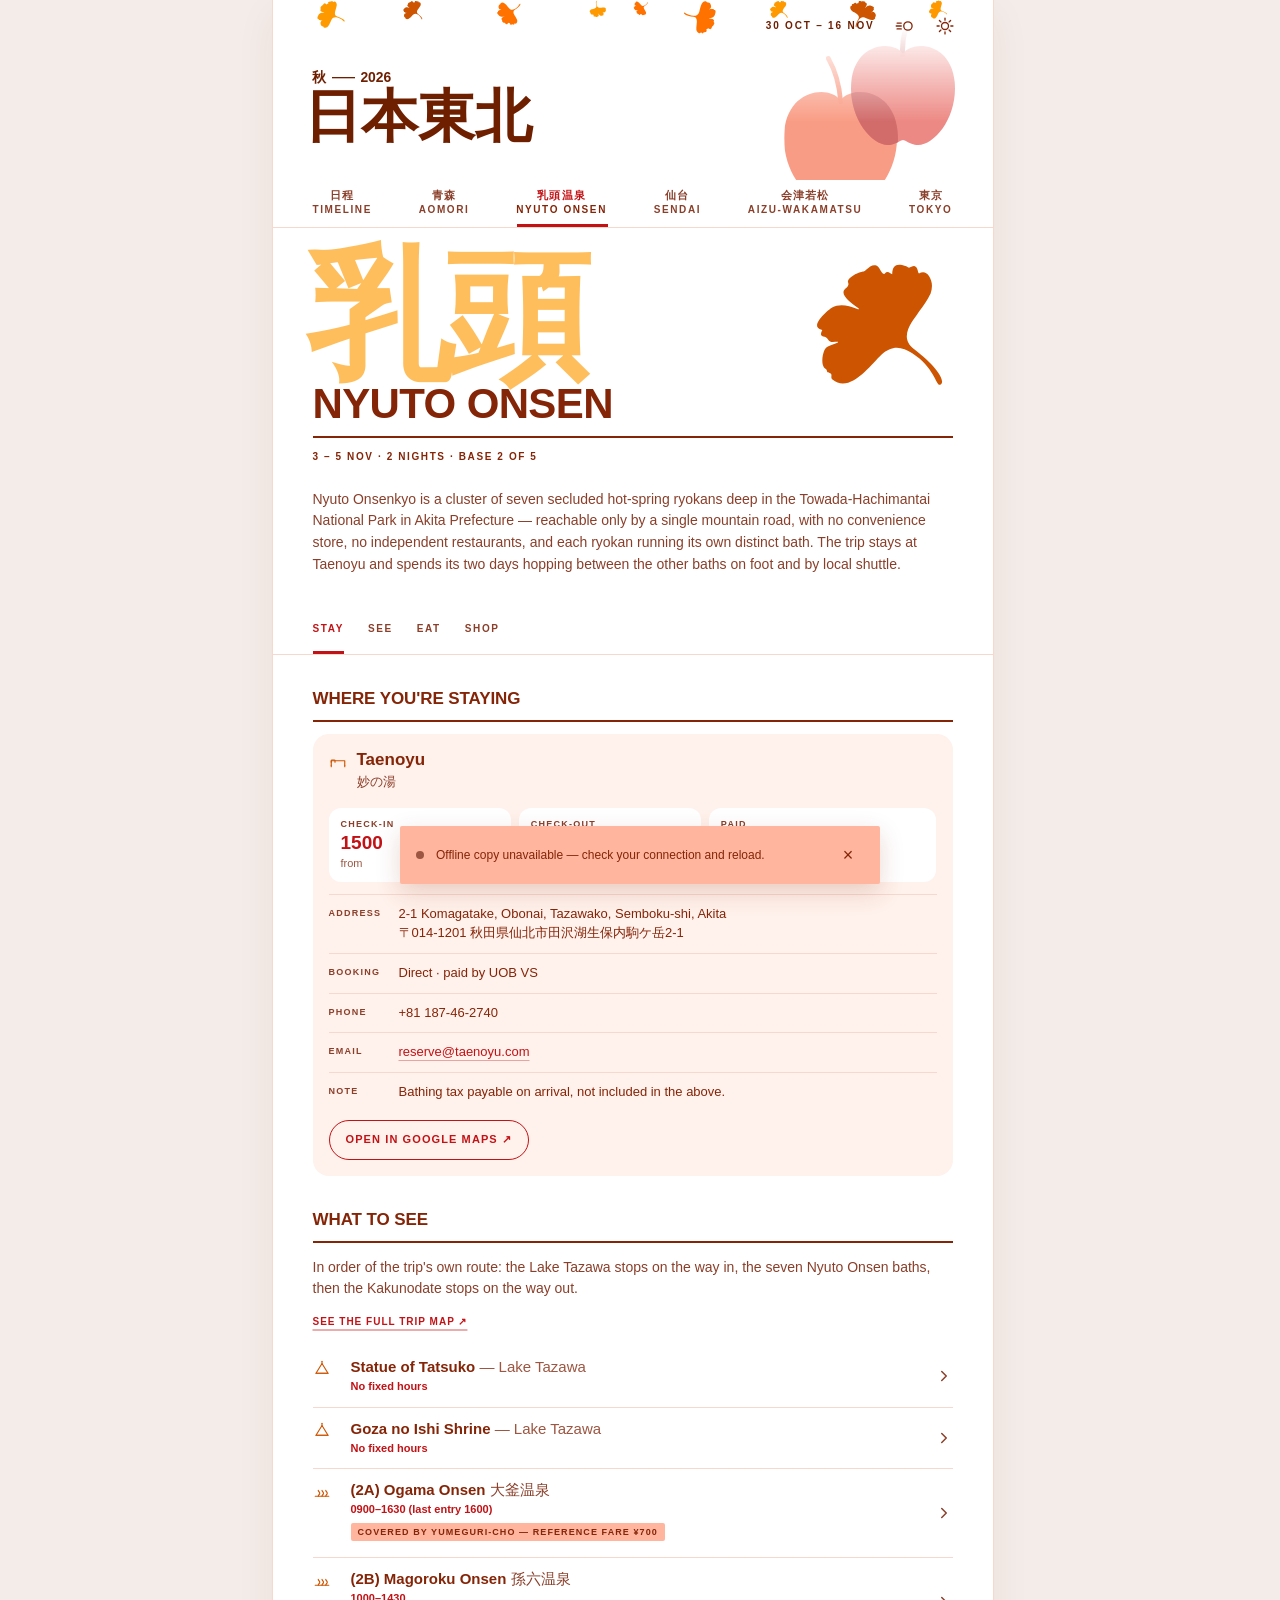
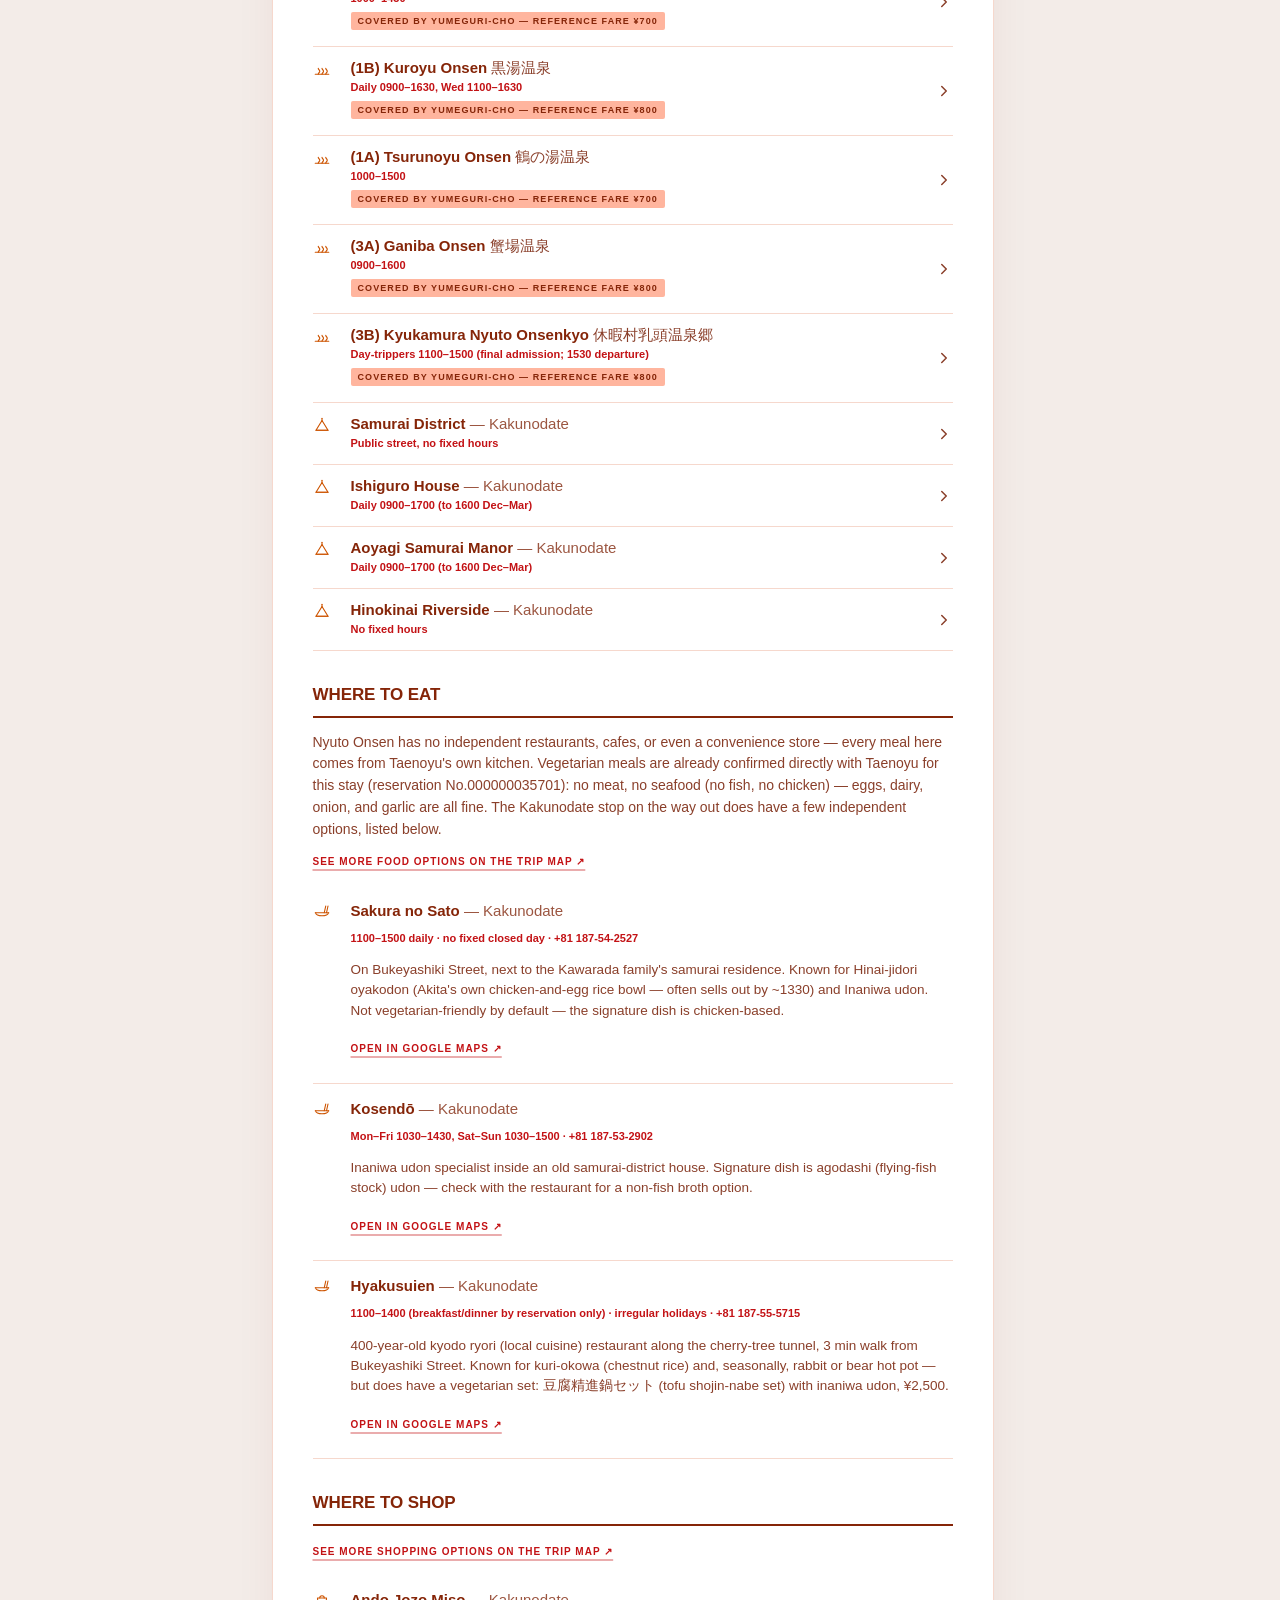
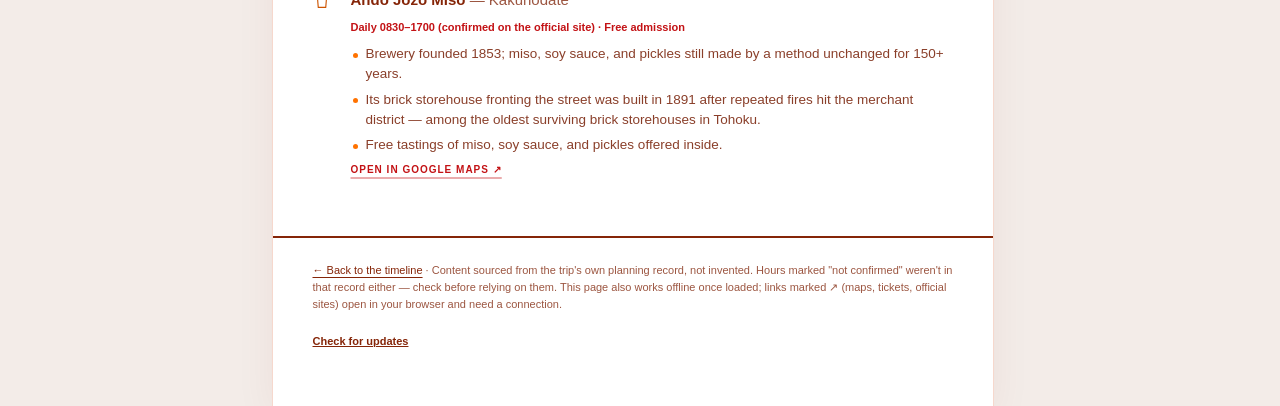
<file: nyuto.html>
<!doctype html><html lang="en"><head><meta charset="utf-8"><meta name="viewport" content="width=device-width,initial-scale=1,viewport-fit=cover"><title>Nyuto Onsen — 2026 Tohoku</title><meta name="theme-color" content="#ffffff" media="(prefers-color-scheme: light)"><meta name="theme-color" content="#1a0a06" media="(prefers-color-scheme: dark)"><script>try{var t=sessionStorage.getItem("theme");"light"!==t&&"dark"!==t||document.documentElement.setAttribute("data-theme",t),"off"===localStorage.getItem("motion")&&document.documentElement.setAttribute("data-motion","off")}catch(t){}</script><link rel="icon" href="favicon.ico?v=2" sizes="any"><link rel="icon" type="image/png" sizes="16x16" href="icons/favicon-16.png?v=2"><link rel="icon" type="image/png" sizes="32x32" href="icons/favicon-32.png?v=2"><link rel="icon" type="image/png" sizes="48x48" href="icons/favicon-48.png?v=2"><link rel="apple-touch-icon" sizes="180x180" href="icons/apple-touch-icon.png?v=2"><link rel="manifest" href="manifest.webmanifest"><meta name="apple-mobile-web-app-capable" content="yes"><meta name="apple-mobile-web-app-status-bar-style" content="black-translucent"><meta name="apple-mobile-web-app-title" content="Tohoku 2026"><meta name="mobile-web-app-capable" content="yes"><link rel="stylesheet" href="styles.css"></head><body class="page-ref"><svg style="display:none" aria-hidden="true"><symbol id="i-hotel" viewBox="0 0 24 24" fill="none" stroke="currentColor" stroke-width="1.5" stroke-linecap="round" stroke-linejoin="round"><path d="M3 19v-6h18v6"/><path d="M3 15v-2a1 1 0 0 1 1-1h3a1 1 0 0 1 1 1v2"/><path d="M3 21v-2M21 21v-2"/></symbol><symbol id="i-food" viewBox="0 0 24 24" fill="none" stroke="currentColor" stroke-width="1.5" stroke-linecap="round" stroke-linejoin="round"><path d="M3.5 13a8.5 4 0 0 0 17 0"/><path d="M3 13h18"/><path d="M17 4 15 13M20 4 18 13"/></symbol><symbol id="i-site" viewBox="0 0 24 24" fill="none" stroke="currentColor" stroke-width="1.5" stroke-linecap="round" stroke-linejoin="round"><path d="M4 19 12 6l8 13Z"/><path d="M4 19h16"/><path d="M12 6V3"/></symbol><symbol id="i-shop" viewBox="0 0 24 24" fill="none" stroke="currentColor" stroke-width="1.5" stroke-linecap="round" stroke-linejoin="round"><path d="M6 8h12l-1 12.5H7Z"/><path d="M9 8a3 3 0 0 1 6 0"/></symbol><symbol id="i-walk" viewBox="0 0 24 24" fill="none" stroke="currentColor" stroke-width="1.5" stroke-linecap="round" stroke-linejoin="round"><circle cx="13" cy="4.5" r="1.5" fill="currentColor" stroke="none"/><path d="M12 8l-3 3 1 5"/><path d="M12 8l4 2 2 6"/><path d="M10 16l-2 4M15 15l1 5"/></symbol><symbol id="i-onsen" viewBox="0 0 24 24" fill="none" stroke="currentColor" stroke-width="1.5" stroke-linecap="round" stroke-linejoin="round"><path d="M3 19h18"/><path d="M7 19c0-2 2-2 2-4s-2-2-2-4"/><path d="M12 19c0-2 2-2 2-4s-2-2-2-4"/><path d="M17 19c0-2 2-2 2-4s-2-2-2-4"/></symbol></svg><header class="hero"><div class="hero__apples" aria-hidden="true"><img class="hero__a hero__a--coral-stem" src="art/apple-coral-stem.svg" alt="" width="54" height="148"> <img class="hero__a hero__a--coral" src="art/apple-coral.svg" alt="" width="345" height="329"> <img class="hero__a hero__a--red-stem" src="art/apple-red-stem.svg" alt="" width="44" height="141"> <img class="hero__a hero__a--red" src="art/apple-red.svg" alt="" width="319" height="303"> <img class="hero__a hero__a--overlap" src="art/apple-overlap.svg" alt="" width="319" height="303"></div><div class="hero__leaves" aria-hidden="true"><span class="leaf" style="--x:6%;--s:30px;--dur:11s;--delay:-2s;--drift:40px;--spin:300deg"><svg viewBox="320 82 250 250" focusable="false"><path d="M449.25 246.379C460.533 225.133 476.462 222.226 496.83 227.12C541.311 237.816 553.072 268.225 558.45 260.901C564.294 252.931 544.532 235.312 497.122 219.684C476.844 213.003 475.328 197.176 479.103 179.134C480.77 173.201 482.839 165.764 484.871 158.247C488.484 146.698 492.184 135.284 492.862 125.617C493.004 124.701 493.085 123.978 493.08 123.51C492.982 113.691 490.383 104.771 481.406 97.3843C473.807 91.784 468.407 93.7924 464.067 98.8266C460.418 96.265 458.945 89.1436 453.319 89.564C450.482 89.4618 447.677 94.0691 445.226 94.8827C442.432 95.3972 441.091 94.2428 438.589 94.4334C424.124 94.2511 417.619 99.7546 422.479 114.483C420.272 114.333 415.969 112.689 413.925 113.548C410.722 114.885 410.831 118.491 409.587 118.582C403.959 119.004 399.18 109.613 392.879 109.454C386.578 109.288 382.447 115.636 379.87 120.481C376.072 127.592 376.438 125.129 371.047 128.675C366.52 131.211 356.73 143.254 356.761 147.966C356.368 151.139 359.252 151.861 359.435 154.368C360.144 159.655 357.35 160.176 355.851 165.318C353.347 174.58 369.887 180.319 387.406 185.851C390.444 186.815 389.283 188.153 386.816 187.977C368.718 186.402 354.735 189.689 346.431 199.332C341.807 204.703 326.506 231.917 334.216 237.947C336.949 240.091 339.633 239.881 343.156 239.803C343.403 239.793 342.032 245.858 344.096 248.221C346.156 250.579 350.105 248.709 352.651 249.15C356.16 249.835 358.603 253.106 361.779 253.499C364.935 253.992 369.517 251.243 373.597 249.909C374.854 249.503 374.742 250.831 374.039 251.489C366.966 258.147 357.861 261.673 357.446 271.423C357.135 279.931 359.568 291.974 365.982 297.502C367.666 298.953 369.816 298.884 371.005 299.489C373.45 300.721 371.615 301.907 374.49 303.083C377.082 304.148 377.031 302.338 379.936 303.385C383.783 304.756 381.161 309.728 386.069 311.883C421.37 325.422 437.881 267.781 449.25 246.379Z" style="fill:var(--art-gold)"/></svg></span><span class="leaf" style="--x:18%;--s:22px;--dur:13s;--delay:-9s;--drift:-30px;--spin:-260deg"><svg viewBox="130 715 175 175" focusable="false"><path d="M217.958 832.524C230.865 820.533 242.584 822.345 255.502 830.62C283.711 848.7 284.549 872.564 290.028 868.787C295.985 864.675 286.541 847.74 257.49 825.546C245.062 816.055 247.813 804.74 254.756 793.163C257.334 789.458 260.551 784.809 263.762 780.096C269.034 772.973 274.334 765.963 277.124 759.437C277.442 758.837 277.672 758.357 277.781 758.032C280.071 751.214 280.413 744.419 275.975 737.152C272.062 731.453 267.843 731.547 263.632 733.988C261.722 731.34 262.413 726.059 258.419 724.999C256.481 724.247 253.433 726.761 251.543 726.736C249.486 726.421 248.835 725.301 247.058 724.832C237.094 721.233 231.271 723.479 231.099 734.837C229.607 734.203 227.024 732.033 225.404 732.136C222.867 732.293 222.077 734.814 221.194 734.578C217.199 733.519 216.147 725.874 211.825 724.252C207.505 722.624 203.123 726.025 200.177 728.758C195.842 732.767 196.687 731.15 192.105 732.309C188.364 732.977 178.699 738.96 177.589 742.227C176.556 744.329 178.378 745.521 177.902 747.299C177.124 751.127 175.066 750.818 172.794 754.015C168.838 759.823 178.904 767.764 189.698 775.797C191.569 777.194 190.444 777.841 188.779 777.127C176.635 771.692 166.171 770.61 158.111 775.288C153.622 777.895 136.502 793.051 140.389 799.074C141.765 801.214 143.673 801.713 146.129 802.504C146.302 802.557 143.898 806.424 144.758 808.555C145.618 810.681 148.799 810.335 150.455 811.251C152.718 812.568 153.623 815.417 155.726 816.451C157.792 817.55 161.622 816.748 164.765 816.805C165.732 816.825 165.336 817.717 164.691 818.004C158.2 820.913 151.053 821.167 148.425 827.813C146.168 833.625 144.96 842.542 148.071 847.907C148.887 849.315 150.392 849.783 151.069 850.487C152.465 851.927 150.911 852.307 152.618 853.81C154.156 855.17 154.555 853.905 156.313 855.327C158.647 857.199 155.638 860.01 158.517 862.679C179.692 880.522 204.953 844.603 217.958 832.524Z" style="fill:var(--art-rust)"/></svg></span><span class="leaf" style="--x:31%;--s:26px;--dur:10s;--delay:-5s;--drift:50px;--spin:340deg"><svg viewBox="38 972 175 175" focusable="false"><path d="M126.246 1027.62C138.212 1040.56 150.035 1039.63 163.54 1032.36C193.033 1016.46 195.668 992.723 200.847 996.903C206.477 1001.45 195.782 1017.63 165.139 1037.57C152.031 1046.09 153.92 1057.58 159.97 1069.65C162.261 1073.54 165.118 1078.42 167.964 1083.36C172.684 1090.86 177.44 1098.25 179.73 1104.97C180.001 1105.59 180.194 1106.09 180.278 1106.42C182.047 1113.39 181.876 1120.19 176.902 1127.1C172.571 1132.49 168.371 1132.08 164.356 1129.33C162.252 1131.82 162.542 1137.14 158.48 1137.9C156.49 1138.5 153.641 1135.76 151.754 1135.65C149.679 1135.8 148.945 1136.87 147.139 1137.21C136.931 1140.04 131.295 1137.36 131.979 1126.02C130.444 1126.54 127.705 1128.51 126.098 1128.29C123.579 1127.94 122.981 1125.37 122.084 1125.54C118.019 1126.29 116.394 1133.83 111.962 1135.13C107.531 1136.42 103.418 1132.7 100.687 1129.75C96.6669 1125.43 97.3871 1127.1 92.906 1125.6C89.2263 1124.66 80.04 1117.96 79.18 1114.62C78.308 1112.45 80.2148 1111.39 79.8748 1109.58C79.3873 1105.71 77.3119 1105.86 75.2878 1102.5C71.7809 1096.41 82.4181 1089.25 93.7868 1082.06C95.7577 1080.81 94.6853 1080.08 92.9715 1080.66C80.4518 1085.17 69.9361 1085.46 62.2515 1080.18C57.9722 1077.24 42.0442 1060.84 46.3746 1055.13C47.9085 1053.1 49.8485 1052.74 52.3573 1052.14C52.534 1052.1 50.428 1048.06 51.447 1046C52.4645 1043.95 55.6106 1044.53 57.3309 1043.74C59.6871 1042.6 60.8046 1039.83 62.9794 1038.96C65.122 1038.02 68.8806 1039.11 72.0191 1039.29C72.9852 1039.34 72.6576 1038.42 72.0362 1038.08C65.7827 1034.69 58.6757 1033.9 56.5565 1027.08C54.744 1021.11 54.2124 1012.13 57.7192 1007.01C58.6397 1005.67 60.175 1005.32 60.904 1004.67C62.4041 1003.34 60.883 1002.84 62.6988 1001.47C64.3348 1000.23 64.6372 1001.52 66.4979 1000.24C68.9658 998.545 66.1779 995.515 69.2497 993.071C91.7107 976.877 114.19 1014.6 126.246 1027.62Z" style="fill:var(--art-orange)"/></svg></span><span class="leaf" style="--x:44%;--s:18px;--dur:14s;--delay:-1s;--drift:-20px;--spin:220deg"><svg viewBox="68 844 138 138" focusable="false"><path d="M150.328 903.402C137.389 904.258 131.538 897.781 128.003 887.058C120.288 863.636 130.89 849.62 126.007 849.232C120.697 848.815 118.227 862.87 124.512 889.033C127.203 900.223 120.379 905.407 111.038 908.795C107.846 909.714 103.85 910.875 99.8286 912.076C93.5106 913.696 87.2294 915.238 82.6063 917.669C82.146 917.864 81.7917 918.032 81.5786 918.167C77.1055 920.997 73.755 924.719 72.9157 930.929C72.5042 936 74.9566 937.905 78.4951 938.467C78.3561 940.866 75.5098 943.561 77.2984 946.02C78.0563 947.35 80.9639 947.329 82.0318 948.221C83.0603 949.356 82.9117 950.298 83.7086 951.39C87.7282 958.072 92.096 959.492 97.4679 953.087C98.0255 954.141 98.4927 956.58 99.4658 957.273C100.988 958.362 102.609 957.289 103.004 957.833C104.794 960.293 101.845 965.147 103.56 968.08C105.271 971.016 109.352 971.108 112.304 970.915C116.641 970.638 115.408 971.169 118.562 972.635C121.009 973.99 129.306 975.061 131.456 973.71C133.022 972.99 132.535 971.464 133.632 970.669C135.854 968.844 136.886 969.976 139.668 969.205C144.624 967.726 142.562 958.517 140.128 948.918C139.708 947.252 140.65 947.404 141.27 948.585C145.681 957.327 151.155 962.803 157.93 963.874C161.703 964.47 178.517 963.763 179.094 958.519C179.301 956.658 178.443 955.488 177.408 953.895C177.334 953.785 180.503 952.693 181 951.076C181.496 949.463 179.519 948.184 178.999 946.892C178.318 945.089 179.124 943.042 178.403 941.475C177.734 939.888 175.174 938.568 173.406 937.076C172.863 936.615 173.503 936.29 174.004 936.425C179.062 937.778 183.261 940.951 187.848 938.376C191.835 936.105 196.665 931.574 197.379 927.066C197.567 925.883 196.925 924.917 196.865 924.2C196.737 922.73 197.801 923.235 197.524 921.583C197.277 920.093 196.462 920.63 196.118 919.002C195.654 916.849 198.677 916.641 198.273 913.78C194.465 893.759 163.362 902.543 150.328 903.402Z" style="fill:var(--art-gold)"/></svg></span><span class="leaf" style="--x:57%;--s:34px;--dur:12s;--delay:-7s;--drift:30px;--spin:-320deg"><svg viewBox="735 970 368 372" focusable="false"><path d="M910.746 1100.16C899.792 1134.95 876.849 1143.68 845.136 1142.01C775.874 1138.35 749.946 1096.26 743.951 1108.67C737.44 1122.16 771.764 1142.97 846.753 1153.17C878.828 1157.53 885.457 1180.71 884.811 1208.65C883.965 1217.95 882.934 1229.61 881.98 1241.38C879.783 1259.59 877.419 1277.63 879.077 1292.22C879.119 1293.63 879.198 1294.73 879.334 1295.43C882.191 1310.04 888.529 1322.61 903.951 1331.15C916.824 1337.4 924.32 1332.91 929.4 1324.21C935.547 1327.02 939.708 1337.23 947.979 1335.05C952.236 1334.42 955.146 1326.78 958.574 1324.89C962.598 1323.35 964.916 1324.7 968.592 1323.73C990.206 1320 998.384 1310 987.072 1289.39C990.404 1289 997.272 1290.26 1000.08 1288.42C1004.49 1285.54 1003.33 1280.2 1005.16 1279.72C1013.43 1277.53 1023.15 1290.21 1032.59 1288.71C1042.03 1287.22 1046.43 1276.62 1048.93 1268.68C1052.63 1257.03 1052.77 1260.81 1059.82 1254.03C1065.87 1249 1077.14 1228.35 1075.79 1221.33C1075.5 1216.49 1071.01 1216.21 1070.04 1212.52C1067.52 1204.84 1071.54 1203.29 1072.36 1195.21C1073.54 1180.71 1047.29 1176.72 1019.65 1173.31C1014.86 1172.72 1016.22 1170.4 1019.94 1169.98C1047.36 1167.33 1067.29 1158.57 1077.01 1141.91C1082.42 1132.62 1097.72 1087.83 1084.56 1080.97C1079.89 1078.53 1075.95 1079.58 1070.72 1080.67C1070.35 1080.75 1070.72 1071.33 1066.99 1068.38C1063.27 1065.43 1057.9 1069.31 1053.98 1069.36C1048.56 1069.31 1044.02 1065.11 1039.18 1065.4C1034.33 1065.53 1028.26 1070.9 1022.55 1074.01C1020.79 1074.96 1020.59 1072.95 1021.45 1071.78C1030.16 1059.9 1042.76 1052.13 1040.69 1037.48C1038.8 1024.71 1031.85 1007.43 1020.76 1000.96C1017.85 999.262 1014.66 999.958 1012.72 999.386C1008.74 998.223 1011.15 995.949 1006.54 994.99C1002.38 994.118 1002.95 996.802 998.334 996.043C992.22 995.062 994.757 986.926 986.845 985.068C930.483 974.633 921.786 1065.12 910.746 1100.16Z" style="fill:var(--art-orange)"/></svg></span><span class="leaf" style="--x:69%;--s:20px;--dur:15s;--delay:-11s;--drift:-40px;--spin:280deg"><svg viewBox="906 1343 172 172" focusable="false"><path d="M992.958 1460.52C1005.87 1448.53 1017.58 1450.35 1030.5 1458.62C1058.71 1476.7 1059.55 1500.56 1065.03 1496.79C1070.98 1492.68 1061.54 1475.74 1032.49 1453.55C1020.06 1444.05 1022.81 1432.74 1029.76 1421.16C1032.33 1417.46 1035.55 1412.81 1038.76 1408.1C1044.03 1400.97 1049.33 1393.96 1052.12 1387.44C1052.44 1386.84 1052.67 1386.36 1052.78 1386.03C1055.07 1379.21 1055.41 1372.42 1050.97 1365.15C1047.06 1359.45 1042.84 1359.55 1038.63 1361.99C1036.72 1359.34 1037.41 1354.06 1033.42 1353C1031.48 1352.25 1028.43 1354.76 1026.54 1354.74C1024.49 1354.42 1023.83 1353.3 1022.06 1352.83C1012.09 1349.23 1006.27 1351.48 1006.1 1362.84C1004.61 1362.2 1002.02 1360.03 1000.4 1360.14C997.867 1360.29 997.077 1362.81 996.194 1362.58C992.199 1361.52 991.147 1353.87 986.825 1352.25C982.505 1350.62 978.123 1354.02 975.177 1356.76C970.842 1360.77 971.687 1359.15 967.105 1360.31C963.364 1360.98 953.699 1366.96 952.589 1370.23C951.556 1372.33 953.378 1373.52 952.902 1375.3C952.124 1379.13 950.066 1378.82 947.794 1382.02C943.838 1387.82 953.904 1395.76 964.698 1403.8C966.569 1405.19 965.444 1405.84 963.779 1405.13C951.635 1399.69 941.171 1398.61 933.111 1403.29C928.622 1405.89 911.502 1421.05 915.389 1427.07C916.765 1429.21 918.673 1429.71 921.129 1430.5C921.302 1430.56 918.898 1434.42 919.758 1436.55C920.618 1438.68 923.799 1438.33 925.455 1439.25C927.718 1440.57 928.623 1443.42 930.726 1444.45C932.792 1445.55 936.622 1444.75 939.765 1444.8C940.732 1444.83 940.336 1445.72 939.691 1446C933.2 1448.91 926.053 1449.17 923.425 1455.81C921.168 1461.63 919.96 1470.54 923.071 1475.91C923.887 1477.31 925.392 1477.78 926.069 1478.49C927.465 1479.93 925.911 1480.31 927.618 1481.81C929.156 1483.17 929.555 1481.91 931.313 1483.33C933.647 1485.2 930.638 1488.01 933.517 1490.68C954.692 1508.52 979.953 1472.6 992.958 1460.52Z" style="fill:var(--art-gold)"/></svg></span><span class="leaf" style="--x:80%;--s:28px;--dur:11.5s;--delay:-4s;--drift:25px;--spin:-300deg"><svg viewBox="552 1890 200 205" focusable="false"><path d="M664.017 2018.45C644.799 2011.28 632.99 2018.43 622.761 2033.07C600.427 2065.06 610.123 2091.12 602.548 2089.49C594.311 2087.71 596.955 2065.28 618.368 2028.5C627.53 2012.76 619.545 2001.8 606.93 1992.43C602.51 1989.58 596.983 1986.01 591.434 1982.36C582.596 1977.03 573.779 1971.84 567.878 1966.06C567.269 1965.55 566.808 1965.14 566.547 1964.84C561.055 1958.52 557.668 1951.35 559.218 1941.56C560.899 1933.69 565.481 1931.92 571.099 1932.68C571.978 1928.98 568.89 1923.6 572.717 1920.69C574.47 1919.02 578.866 1920.37 580.89 1919.5C582.964 1918.25 583.167 1916.75 584.871 1915.46C593.999 1907.16 601.263 1906.99 606.493 1919.14C607.817 1917.8 609.633 1914.31 611.422 1913.71C614.223 1912.75 616.193 1915.11 617.038 1914.47C620.869 1911.55 618.606 1902.86 622.537 1899.19C626.464 1895.52 632.691 1897.23 637.075 1898.87C643.521 1901.26 641.894 1899.89 647.34 1899.11C651.663 1898.16 664.723 1900.31 667.369 1903.33C669.414 1905.14 667.982 1907.23 669.284 1908.93C671.822 1912.71 673.9 1911.46 677.765 1913.89C684.602 1918.39 677.294 1931.4 669.244 1944.84C667.85 1947.18 669.347 1947.37 670.822 1945.87C681.48 1934.62 692.262 1928.81 703.016 1930.27C709.005 1931.08 734.162 1939.79 732.653 1948C732.122 1950.92 730.29 1952.3 727.998 1954.24C727.835 1954.38 732.141 1957.47 732.16 1960.15C732.179 1962.82 728.601 1963.86 727.226 1965.58C725.375 1968 725.666 1971.47 723.862 1973.52C722.127 1975.62 717.648 1976.45 714.29 1977.91C713.258 1978.36 714.08 1979.15 714.902 1979.17C723.18 1979.42 730.985 1976.52 736.766 1982.5C741.776 1987.76 747.036 1996.82 746.07 2003.97C745.817 2005.85 744.406 2007.02 743.988 2008.08C743.126 2010.25 744.967 2009.97 743.798 2012.35C742.746 2014.49 741.755 2013.31 740.494 2015.62C738.814 2018.67 743.3 2020.36 741.387 2024.51C726.519 2053.12 683.378 2025.68 664.017 2018.45Z" style="fill:var(--art-rust)"/></svg></span><span class="leaf" style="--x:91%;--s:20px;--dur:13.5s;--delay:-8s;--drift:-35px;--spin:260deg"><svg viewBox="320 82 250 250" focusable="false"><path d="M449.25 246.379C460.533 225.133 476.462 222.226 496.83 227.12C541.311 237.816 553.072 268.225 558.45 260.901C564.294 252.931 544.532 235.312 497.122 219.684C476.844 213.003 475.328 197.176 479.103 179.134C480.77 173.201 482.839 165.764 484.871 158.247C488.484 146.698 492.184 135.284 492.862 125.617C493.004 124.701 493.085 123.978 493.08 123.51C492.982 113.691 490.383 104.771 481.406 97.3843C473.807 91.784 468.407 93.7924 464.067 98.8266C460.418 96.265 458.945 89.1436 453.319 89.564C450.482 89.4618 447.677 94.0691 445.226 94.8827C442.432 95.3972 441.091 94.2428 438.589 94.4334C424.124 94.2511 417.619 99.7546 422.479 114.483C420.272 114.333 415.969 112.689 413.925 113.548C410.722 114.885 410.831 118.491 409.587 118.582C403.959 119.004 399.18 109.613 392.879 109.454C386.578 109.288 382.447 115.636 379.87 120.481C376.072 127.592 376.438 125.129 371.047 128.675C366.52 131.211 356.73 143.254 356.761 147.966C356.368 151.139 359.252 151.861 359.435 154.368C360.144 159.655 357.35 160.176 355.851 165.318C353.347 174.58 369.887 180.319 387.406 185.851C390.444 186.815 389.283 188.153 386.816 187.977C368.718 186.402 354.735 189.689 346.431 199.332C341.807 204.703 326.506 231.917 334.216 237.947C336.949 240.091 339.633 239.881 343.156 239.803C343.403 239.793 342.032 245.858 344.096 248.221C346.156 250.579 350.105 248.709 352.651 249.15C356.16 249.835 358.603 253.106 361.779 253.499C364.935 253.992 369.517 251.243 373.597 249.909C374.854 249.503 374.742 250.831 374.039 251.489C366.966 258.147 357.861 261.673 357.446 271.423C357.135 279.931 359.568 291.974 365.982 297.502C367.666 298.953 369.816 298.884 371.005 299.489C373.45 300.721 371.615 301.907 374.49 303.083C377.082 304.148 377.031 302.338 379.936 303.385C383.783 304.756 381.161 309.728 386.069 311.883C421.37 325.422 437.881 267.781 449.25 246.379Z" style="fill:var(--art-gold)"/></svg></span><span class="leaf" style="--x:50%;--s:16px;--dur:16s;--delay:-13s;--drift:20px;--spin:200deg"><svg viewBox="38 972 175 175" focusable="false"><path d="M126.246 1027.62C138.212 1040.56 150.035 1039.63 163.54 1032.36C193.033 1016.46 195.668 992.723 200.847 996.903C206.477 1001.45 195.782 1017.63 165.139 1037.57C152.031 1046.09 153.92 1057.58 159.97 1069.65C162.261 1073.54 165.118 1078.42 167.964 1083.36C172.684 1090.86 177.44 1098.25 179.73 1104.97C180.001 1105.59 180.194 1106.09 180.278 1106.42C182.047 1113.39 181.876 1120.19 176.902 1127.1C172.571 1132.49 168.371 1132.08 164.356 1129.33C162.252 1131.82 162.542 1137.14 158.48 1137.9C156.49 1138.5 153.641 1135.76 151.754 1135.65C149.679 1135.8 148.945 1136.87 147.139 1137.21C136.931 1140.04 131.295 1137.36 131.979 1126.02C130.444 1126.54 127.705 1128.51 126.098 1128.29C123.579 1127.94 122.981 1125.37 122.084 1125.54C118.019 1126.29 116.394 1133.83 111.962 1135.13C107.531 1136.42 103.418 1132.7 100.687 1129.75C96.6669 1125.43 97.3871 1127.1 92.906 1125.6C89.2263 1124.66 80.04 1117.96 79.18 1114.62C78.308 1112.45 80.2148 1111.39 79.8748 1109.58C79.3873 1105.71 77.3119 1105.86 75.2878 1102.5C71.7809 1096.41 82.4181 1089.25 93.7868 1082.06C95.7577 1080.81 94.6853 1080.08 92.9715 1080.66C80.4518 1085.17 69.9361 1085.46 62.2515 1080.18C57.9722 1077.24 42.0442 1060.84 46.3746 1055.13C47.9085 1053.1 49.8485 1052.74 52.3573 1052.14C52.534 1052.1 50.428 1048.06 51.447 1046C52.4645 1043.95 55.6106 1044.53 57.3309 1043.74C59.6871 1042.6 60.8046 1039.83 62.9794 1038.96C65.122 1038.02 68.8806 1039.11 72.0191 1039.29C72.9852 1039.34 72.6576 1038.42 72.0362 1038.08C65.7827 1034.69 58.6757 1033.9 56.5565 1027.08C54.744 1021.11 54.2124 1012.13 57.7192 1007.01C58.6397 1005.67 60.175 1005.32 60.904 1004.67C62.4041 1003.34 60.883 1002.84 62.6988 1001.47C64.3348 1000.23 64.6372 1001.52 66.4979 1000.24C68.9658 998.545 66.1779 995.515 69.2497 993.071C91.7107 976.877 114.19 1014.6 126.246 1027.62Z" style="fill:var(--art-orange)"/></svg></span></div><a href="index.html" class="hero__title" aria-label="日本東北, Tohoku, autumn 2026. Go to the timeline"><span class="hero__kicker"><span lang="ja">秋</span><span class="hero__dash"></span><span>2026</span></span><span class="hero__name" lang="ja">日本東北</span></a><div class="hero__meta"><span class="hero__dates">30 Oct – 16 Nov</span><button class="theme-toggle motion-toggle hero__toggle" type="button" data-motion-toggle data-mode="on" aria-label="Motion on. Turn motion off." title="Motion on. Turn motion off."><svg class="ico-motion-on" viewBox="0 0 24 24" fill="none" stroke="currentColor" stroke-width="1.6" stroke-linecap="round" aria-hidden="true"><circle cx="15.5" cy="12" r="5"/><path d="M2.5 8.5h5M1.5 12h6M2.5 15.5h5"/></svg><svg class="ico-motion-off" viewBox="0 0 24 24" fill="none" stroke="currentColor" stroke-width="1.6" stroke-linecap="round" aria-hidden="true"><circle cx="12" cy="12" r="5"/><path d="M4 4l16 16"/></svg></button><button class="theme-toggle hero__toggle" type="button" data-theme-toggle data-mode="light" aria-label="Light mode. Switch to dark mode." title="Light mode. Switch to dark mode."><svg class="ico-light" viewBox="0 0 24 24" fill="none" stroke="currentColor" stroke-width="1.6" stroke-linecap="round" aria-hidden="true"><circle cx="12" cy="12" r="4.2"/><path d="M12 2.5v2.5M12 19v2.5M2.5 12H5M19 12h2.5M5.3 5.3l1.8 1.8M16.9 16.9l1.8 1.8M18.7 5.3l-1.8 1.8M7.1 16.9l-1.8 1.8"/></svg><svg class="ico-dark" viewBox="0 0 24 24" fill="none" stroke="currentColor" stroke-width="1.6" stroke-linejoin="round" aria-hidden="true"><path d="M19.5 14.5A8 8 0 0 1 9.5 4.5a8 8 0 1 0 10 10Z" fill="currentColor"/></svg></button></div></header><div class="navbar"><div class="mini" aria-hidden="true"><a href="index.html" class="mini__brand" tabindex="-1"><span class="mini__name" lang="ja">日本東北</span><span class="mini__kicker"><span lang="ja">秋</span><span class="hero__dash"></span><span>2026</span></span></a><div class="mini__meta"><span class="mini__dates">30 Oct – 16 Nov</span><button tabindex="-1" class="theme-toggle motion-toggle mini__toggle" type="button" data-motion-toggle data-mode="on" aria-label="Motion on. Turn motion off." title="Motion on. Turn motion off."><svg class="ico-motion-on" viewBox="0 0 24 24" fill="none" stroke="currentColor" stroke-width="1.6" stroke-linecap="round" aria-hidden="true"><circle cx="15.5" cy="12" r="5"/><path d="M2.5 8.5h5M1.5 12h6M2.5 15.5h5"/></svg><svg class="ico-motion-off" viewBox="0 0 24 24" fill="none" stroke="currentColor" stroke-width="1.6" stroke-linecap="round" aria-hidden="true"><circle cx="12" cy="12" r="5"/><path d="M4 4l16 16"/></svg></button><button tabindex="-1" class="theme-toggle mini__toggle" type="button" data-theme-toggle data-mode="light" aria-label="Light mode. Switch to dark mode." title="Light mode. Switch to dark mode."><svg class="ico-light" viewBox="0 0 24 24" fill="none" stroke="currentColor" stroke-width="1.6" stroke-linecap="round" aria-hidden="true"><circle cx="12" cy="12" r="4.2"/><path d="M12 2.5v2.5M12 19v2.5M2.5 12H5M19 12h2.5M5.3 5.3l1.8 1.8M16.9 16.9l1.8 1.8M18.7 5.3l-1.8 1.8M7.1 16.9l-1.8 1.8"/></svg><svg class="ico-dark" viewBox="0 0 24 24" fill="none" stroke="currentColor" stroke-width="1.6" stroke-linejoin="round" aria-hidden="true"><path d="M19.5 14.5A8 8 0 0 1 9.5 4.5a8 8 0 1 0 10 10Z" fill="currentColor"/></svg></button></div></div><nav class="route" aria-label="Destinations"><a href="index.html"><span class="route__jp" lang="ja">日程</span><span class="route__en">Timeline</span></a> <a href="aomori.html"><span class="route__jp" lang="ja">青森</span><span class="route__en">Aomori</span></a> <a href="nyuto.html" aria-current="page"><span class="route__jp" lang="ja">乳頭<span class="route__long">温泉</span></span><span class="route__en">Nyuto<span class="route__long"> Onsen</span></span></a> <a href="sendai.html"><span class="route__jp" lang="ja">仙台</span><span class="route__en">Sendai</span></a> <a href="aizu.html"><span class="route__jp" lang="ja">会津<span class="route__long">若松</span></span><span class="route__en">Aizu<span class="route__long">-Wakamatsu</span></span></a> <a href="tokyo.html"><span class="route__jp" lang="ja">東京</span><span class="route__en">Tokyo</span></a></nav></div><main class="ref"><header class="city"><div class="city__plate" aria-hidden="true"><span class="city__kanji" lang="ja">乳頭</span><svg class="city__mark city__mark--nyuto" viewBox="130 715 175 175" aria-hidden="true" focusable="false"><path d="M217.958 832.524C230.865 820.533 242.584 822.345 255.502 830.62C283.711 848.7 284.549 872.564 290.028 868.787C295.985 864.675 286.541 847.74 257.49 825.546C245.062 816.055 247.813 804.74 254.756 793.163C257.334 789.458 260.551 784.809 263.762 780.096C269.034 772.973 274.334 765.963 277.124 759.437C277.442 758.837 277.672 758.357 277.781 758.032C280.071 751.214 280.413 744.419 275.975 737.152C272.062 731.453 267.843 731.547 263.632 733.988C261.722 731.34 262.413 726.059 258.419 724.999C256.481 724.247 253.433 726.761 251.543 726.736C249.486 726.421 248.835 725.301 247.058 724.832C237.094 721.233 231.271 723.479 231.099 734.837C229.607 734.203 227.024 732.033 225.404 732.136C222.867 732.293 222.077 734.814 221.194 734.578C217.199 733.519 216.147 725.874 211.825 724.252C207.505 722.624 203.123 726.025 200.177 728.758C195.842 732.767 196.687 731.15 192.105 732.309C188.364 732.977 178.699 738.96 177.589 742.227C176.556 744.329 178.378 745.521 177.902 747.299C177.124 751.127 175.066 750.818 172.794 754.015C168.838 759.823 178.904 767.764 189.698 775.797C191.569 777.194 190.444 777.841 188.779 777.127C176.635 771.692 166.171 770.61 158.111 775.288C153.622 777.895 136.502 793.051 140.389 799.074C141.765 801.214 143.673 801.713 146.129 802.504C146.302 802.557 143.898 806.424 144.758 808.555C145.618 810.681 148.799 810.335 150.455 811.251C152.718 812.568 153.623 815.417 155.726 816.451C157.792 817.55 161.622 816.748 164.765 816.805C165.732 816.825 165.336 817.717 164.691 818.004C158.2 820.913 151.053 821.167 148.425 827.813C146.168 833.625 144.96 842.542 148.071 847.907C148.887 849.315 150.392 849.783 151.069 850.487C152.465 851.927 150.911 852.307 152.618 853.81C154.156 855.17 154.555 853.905 156.313 855.327C158.647 857.199 155.638 860.01 158.517 862.679C179.692 880.522 204.953 844.603 217.958 832.524Z" style="fill:var(--art-rust)"/></svg></div><h1 class="city__name">Nyuto Onsen</h1></header><p class="ref__sub">3 – 5 NOV · 2 NIGHTS · BASE 2 OF 5</p><p class="ref__intro">Nyuto Onsenkyo is a cluster of seven secluded hot-spring ryokans deep in the Towada-Hachimantai National Park in Akita Prefecture — reachable only by a single mountain road, with no convenience store, no independent restaurants, and each ryokan running its own distinct bath. The trip stays at Taenoyu and spends its two days hopping between the other baths on foot and by local shuttle.</p><nav class="subnav" aria-label="Sections"><a href="#stay">Stay</a> <a href="#see">See</a> <a href="#eat">Eat</a> <a href="#shop">Shop</a></nav><h2 class="section-label" id="stay">Where you're staying</h2><article class="stay"><div class="stay__head"><svg class="stay__icon" aria-hidden="true"><use href="#i-hotel"/></svg><div><p class="stay__name">Taenoyu</p><p class="stay__jp" lang="ja">妙の湯</p></div></div><div class="stay__tiles"><div class="stay__tile"><span class="stay__label">Check-in</span><span class="stay__big">1500</span><span class="stay__sub">from</span></div><div class="stay__tile"><span class="stay__label">Check-out</span><span class="stay__big">1000</span><span class="stay__sub">by</span></div><div class="stay__tile"><span class="stay__label">Paid</span><span class="stay__big">¥84,000</span><span class="stay__sub">≈ S$697.36</span></div></div><dl class="stay__facts"><dt>Address</dt><dd>2-1 Komagatake, Obonai, Tazawako, Semboku-shi, Akita<br>〒014-1201 秋田県仙北市田沢湖生保内駒ケ岳2-1</dd><dt>Booking</dt><dd>Direct · paid by UOB VS</dd><dt>Phone</dt><dd>+81 187-46-2740</dd><dt>Email</dt><dd><a class="place__map" href="mailto:reserve@taenoyu.com" style="margin-top:0">reserve@taenoyu.com</a></dd><dt>Note</dt><dd>Bathing tax payable on arrival, not included in the above.</dd></dl><a class="stay__map" href="https://www.google.com/maps/search/?api=1&query=Taenoyu+Nyuto+Onsen" target="_blank" rel="noopener">Open in Google Maps ↗</a></article><h2 class="section-label" id="see">What to see</h2><p class="ref__intro" style="margin-bottom:var(--space-2)">In order of the trip's own route: the Lake Tazawa stops on the way in, the seven Nyuto Onsen baths, then the Kakunodate stops on the way out.</p><a class="section-map-link" href="https://www.google.com/maps/d/edit?mid=1ZMRF5dMRoMmZC4AqGXF9uyO9KPdyumE&usp=sharing" target="_blank" rel="noopener">See the full trip map ↗</a><div class="place" id="statue-of-tatsuko" data-jp="たつこ像" data-photo="art/places/statue-of-tatsuko.jpg" data-photo-credit="くろふね · CC BY 4.0" data-photo-source="https://commons.wikimedia.org/wiki/File:%E6%BD%9F%E5%B0%BB%E3%81%9F%E3%81%A4%E3%81%93%E5%83%8F20220702-P1000462.jpg"><svg class="place__icon"><use href="#i-site"/></svg><div><p class="place__name">Statue of Tatsuko <span style="color:var(--paper-faint);font-weight:400">— Lake Tazawa</span></p><p class="place__meta">No fixed hours — open lakeshore site · Free</p><div class="place__desc"><ul><li>Gold-colored bronze statue by sculptor Funakoshi Yasutake, erected 1968, on the lake's western shore.</li><li>Depicts Tatsuko, a legendary local beauty who prayed to keep her looks forever and was transformed into a dragon as a result — said to still inhabit the lake.</li><li>Its gold finish against Lake Tazawa's cobalt-blue water (Japan's deepest lake, 423m) makes it the area's signature photo spot.</li></ul></div><a class="place__map" href="https://www.google.com/maps/search/?api=1&query=Statue+of+Tatsuko+Lake+Tazawa" target="_blank" rel="noopener">Open in Google Maps ↗</a></div></div><div class="place" id="goza-no-ishi-shrine" data-jp="御座石神社" data-photo="art/places/goza-no-ishi-shrine.jpg" data-photo-credit="掬茶 · CC BY-SA 3.0" data-photo-source="https://commons.wikimedia.org/wiki/File:Gozanoishi-jinja_004.jpg"><svg class="place__icon"><use href="#i-site"/></svg><div><p class="place__name">Goza no Ishi Shrine <span style="color:var(--paper-faint);font-weight:400">— Lake Tazawa</span></p><p class="place__meta">No fixed hours — open shrine grounds · Free</p><div class="place__desc"><ul><li>Stands at the lake's north end; the name traces to 1650, when Akita domain lord Satake Yoshitaka reportedly stopped to rest here while touring the lake.</li><li>Its vermilion torii gate appears to rise directly out of the lake water — the shrine's most photographed feature.</li><li>Grounds tie into the Tatsuko legend: a sacred spring where she's said to have drunk before becoming a dragon, and a "Mirror Stone" said to have reflected her image.</li></ul></div><a class="place__map" href="https://www.google.com/maps/search/?api=1&query=Goza+no+Ishi+Shrine" target="_blank" rel="noopener">Open in Google Maps ↗</a></div></div><div class="place" id="ogama-onsen" data-jp="大釜温泉" data-photo="art/places/ogama-onsen.jpg" data-photo-credit="MD242 · CC BY-SA 3.0" data-photo-source="https://commons.wikimedia.org/wiki/File:Oogama_Onsen_Akita_01.jpg"><svg class="place__icon"><use href="#i-onsen"/></svg><div><p class="place__name">(2A) Ogama Onsen <span style="color:var(--paper-dim);font-weight:400">大釜温泉</span></p><p class="place__meta">0900–1630 (last entry 1600) · closed Thursdays</p><p class="flag flag--outline">covered by Yumeguri-cho — reference fare ¥700</p><div class="place__desc"><ul><li>Opened 1962 in a repurposed wooden former school building — old classrooms now serve as changing rooms, dining hall, and baths.</li><li>Rare gender-segregated bathing setup — most Nyuto ryokans emphasize mixed-gender rotenburo instead.</li><li>Has the only footbath in the whole Nyuto Onsen area (open Apr 1–end Oct); the arsenic-containing acidic saline spring's open-air bath stays usable even in winter.</li></ul></div><a class="place__map" href="https://www.google.com/maps/search/?api=1&query=Ogama+Onsen+Nyuto" target="_blank" rel="noopener">Open in Google Maps ↗</a></div></div><div class="place" id="magoroku-onsen" data-jp="孫六温泉" data-photo="art/places/magoroku-onsen.jpg" data-photo-credit="秋空から蛇が降ってきた · Public domain" data-photo-source="https://commons.wikimedia.org/wiki/File:%E5%AD%AB%E5%85%AD%E6%B8%A9%E6%B3%89%E3%81%AE%E5%86%ACImg351.jpg"><svg class="place__icon"><use href="#i-onsen"/></svg><div><p class="place__name">(2B) Magoroku Onsen <span style="color:var(--paper-dim);font-weight:400">孫六温泉</span></p><p class="place__meta">1000–1430 · closed Fridays</p><p class="flag flag--outline">covered by Yumeguri-cho — reference fare ¥700</p><div class="place__desc"><ul><li>Named after its founder — a small ryokan of black wooden buildings clustered directly around its own spring sources, reached by crossing a bridge over a clear mountain stream.</li><li>Radium mineral spring, traditionally used for gastrointestinal complaints, wounds, and skin conditions.</li><li>Indoor stone bath fed by two "waterfall" spouts for massaging sore muscles; a separate large outdoor bath is women-only.</li></ul></div><a class="place__map" href="https://www.google.com/maps/search/?api=1&query=Magoroku+Onsen+Nyuto" target="_blank" rel="noopener">Open in Google Maps ↗</a></div></div><div class="place" id="kuroyu-onsen" data-jp="黒湯温泉" data-photo="art/places/kuroyu-onsen.jpg" data-photo-credit="松岡明芳 · Public domain" data-photo-source="https://commons.wikimedia.org/wiki/File:%E9%9B%AA%E3%81%AE%E9%BB%92%E6%B9%AF%E6%B8%A9%E6%B3%89Img354.jpg"><svg class="place__icon"><use href="#i-onsen"/></svg><div><p class="place__name">(1B) Kuroyu Onsen <span style="color:var(--paper-dim);font-weight:400">黒湯温泉</span></p><p class="place__meta">Daily 0900–1630, Wed 1100–1630</p><p class="flag flag--outline">covered by Yumeguri-cho — reference fare ¥800</p><div class="place__desc"><ul><li>Opened 1674, historically used by the Satake Hokke family who ruled Kakunodate — 350+ years of continuous history.</li><li>Despite the name ("black hot spring"), the water is actually a milky bluish-white sulfur spring.</li><li>Considered the most water-rich source in Nyuto Onsen — 3 indoor baths plus 2 outdoor baths, set deepest in the forest of the seven properties.</li></ul></div><a class="place__map" href="https://www.google.com/maps/search/?api=1&query=Kuroyu+Onsen+Nyuto" target="_blank" rel="noopener">Open in Google Maps ↗</a></div></div><div class="place" id="tsurunoyu-onsen" data-jp="鶴の湯温泉" data-photo="art/places/tsurunoyu-onsen.jpg" data-photo-credit="張振 · CC BY-SA 3.0" data-photo-source="https://commons.wikimedia.org/wiki/File:Tsurunoyu_Onsen_05.jpg"><svg class="place__icon"><use href="#i-onsen"/></svg><div><p class="place__name">(1A) Tsurunoyu Onsen <span style="color:var(--paper-dim);font-weight:400">鶴の湯温泉</span></p><p class="place__meta">1000–1500 · closed Mondays</p><p class="flag flag--outline">covered by Yumeguri-cho — reference fare ¥700</p><div class="place__desc"><ul><li>The oldest ryokan in the area — used therapeutically from 1638 by Akita's feudal lord Satake Yoshitaka.</li><li>Its "Honjin" thatched-roof building (~1860), the area's most-photographed structure, began as lodging tied to the lord's entourage; its guest rooms are kept deliberately old-fashioned (irori hearth, oil lamps, no TV/AC).</li><li>Famous mixed-gender open-air bath with bluish-white sulfur water fed by a spring bubbling up directly beneath the bath itself.</li></ul></div><a class="place__map" href="https://www.google.com/maps/search/?api=1&query=Tsurunoyu+Onsen" target="_blank" rel="noopener">Open in Google Maps ↗</a></div></div><div class="place" id="ganiba-onsen" data-jp="蟹場温泉" data-photo="art/places/ganiba-onsen.jpg" data-photo-credit="Fumiaki Yoshimatsu · CC BY-SA 2.0" data-photo-source="https://commons.wikimedia.org/wiki/File:Ganiba_Onsen_01.jpg"><svg class="place__icon"><use href="#i-onsen"/></svg><div><p class="place__name">(3A) Ganiba Onsen <span style="color:var(--paper-dim);font-weight:400">蟹場温泉</span></p><p class="place__meta">0900–1600 · closed Wednesdays</p><p class="flag flag--outline">covered by Yumeguri-cho — reference fare ¥800</p><div class="place__desc"><ul><li>Founded 1846, with two spring sources feeding the property. The name comes from the crabs (kani/gani) once abundant in the adjacent mountain stream.</li><li>Water is colorless and clear — notably rare in Nyuto Onsen, where most springs run milky-white.</li><li>Signature mixed-gender open-air bath sits ~50m from the main building in old-growth forest, lit by paper lanterns at night.</li></ul></div><a class="place__map" href="https://www.google.com/maps/search/?api=1&query=Ganiba+Onsen+Nyuto" target="_blank" rel="noopener">Open in Google Maps ↗</a></div></div><div class="place" id="kyukamura-nyuto-onsenkyo" data-jp="休暇村乳頭温泉郷" data-photo="art/places/kyukamura-nyuto-onsenkyo.jpg" data-photo-credit="掬茶 · CC BY-SA 4.0" data-photo-source="https://commons.wikimedia.org/wiki/File:Pathway_to_the_Qkamura_Nyuto_Onsenkyo.jpg"><svg class="place__icon"><use href="#i-onsen"/></svg><div><p class="place__name">(3B) Kyukamura Nyuto Onsenkyo <span style="color:var(--paper-dim);font-weight:400">休暇村乳頭温泉郷</span></p><p class="place__meta">Day-trippers 1100–1500 (final admission; 1530 departure) · official site confirms ¥800 for adults</p><p class="flag flag--outline">covered by Yumeguri-cho — reference fare ¥800</p><div class="place__desc"><ul><li>Opened 1965 as a government-run "Kyukamura" (national vacation village) lodge inside Towada-Hachimantai National Park — the newest, most modern-facility of the seven Nyuto properties.</li><li>Two distinct spring waters on-site: Nyuto-no-Yu (reddish-brown, gentler, traditionally for cuts/burns) and Tazawako-Kogen-no-Yu (milky sulfur spring, for circulation).</li><li>Open-air baths set directly in surrounding beech forest; its restaurant also serves day visitors at lunch.</li></ul></div><a class="place__map" href="https://www.google.com/maps/search/?api=1&query=Kyukamura+Nyuto+Onsenkyo" target="_blank" rel="noopener">Open in Google Maps ↗</a></div></div><div class="place" id="samurai-district" data-jp="角館武家屋敷通り" data-photo="art/places/samurai-district.jpg" data-photo-credit="Hiroshi Sakamoto · CC BY-SA 3.0" data-photo-source="https://commons.wikimedia.org/wiki/File:Bukeyashiki_Street_in_Kakunodate_20060506.jpg"><svg class="place__icon"><use href="#i-site"/></svg><div><p class="place__name">Samurai District <span style="color:var(--paper-faint);font-weight:400">— Kakunodate</span></p><p class="place__meta">Bukeyashiki Street · Public street, no fixed hours · Free to walk</p><div class="place__desc"><ul><li>Kakunodate was founded in 1620 as a castle town by Ashina Yoshikatsu, laid out with separate samurai and merchant quarters — the samurai quarter survives largely unchanged even though the castle itself is entirely gone.</li><li>Officially billed as the "Little Kyoto of Michinoku" by Japan's own national tourism organization, not just a tourist-brochure phrase.</li><li>Nationally designated an Important Preservation District; lined with weeping cherry trees (shidarezakura), some 300+ years old and nationally designated Natural Monuments.</li></ul></div><a class="place__map" href="https://www.google.com/maps/search/?api=1&query=Bukeyashiki+Street+Kakunodate" target="_blank" rel="noopener">Open in Google Maps ↗</a></div></div><div class="place" id="ishiguro-house" data-jp="石黒家" data-photo="art/places/ishiguro-house.jpg"><svg class="place__icon"><use href="#i-site"/></svg><div><p class="place__name">Ishiguro House <span style="color:var(--paper-faint);font-weight:400">— Kakunodate</span></p><p class="place__meta">Daily 0900–1700 (to 1600 Dec–Mar) · ¥500</p><div class="place__desc"><ul><li>Built 1809 — the oldest surviving samurai residence on Bukeyashiki Street and in Kakunodate overall.</li><li>Home of the Ishiguro family, retainers to the ruling Satake clan; the family still resides in part of the house today.</li><li>Rotating interior displays include samurai armor, clothing, old maps, tools, and swords.</li></ul></div><a class="place__map" href="https://www.google.com/maps/search/?api=1&query=Ishiguro+House+Kakunodate" target="_blank" rel="noopener">Open in Google Maps ↗</a></div></div><div class="place" id="aoyagi-samurai-manor" data-jp="青柳家" data-photo="art/places/aoyagi-samurai-manor.jpg" data-photo-credit="Calistemon · CC BY-SA 4.0" data-photo-source="https://commons.wikimedia.org/wiki/File:Aoyagi_Samurai_House,_Kakunodate,_April_2023_11.jpg"><svg class="place__icon"><use href="#i-site"/></svg><div><p class="place__name">Aoyagi Samurai Manor <span style="color:var(--paper-faint);font-weight:400">— Kakunodate</span></p><p class="place__meta">Daily 0900–1700 (to 1600 Dec–Mar) · ¥500</p><div class="place__desc"><ul><li>Aoyagi family settled in Kakunodate in 1602, serving over 200 years as chief border guards between the Akita and Iwate domains.</li><li>Grounds cover just under 1 hectare enclosed by a dark wood fence — the largest of Kakunodate's preserved samurai residences open to the public.</li><li>Formal yakuimon-style front gate built 1860 by master carpenter Shibata Iwatarō, granted to the family as a reward for its service.</li><li>Thatched-roof main house was lived in by descendants until 1985; the grounds now hold several small museum buildings — armor and weapons, samurai-era daily tools, an Akita folk museum, and antique cameras/gramophones.</li></ul></div><a class="place__map" href="https://www.google.com/maps/search/?api=1&query=Aoyagi+Samurai+Manor+Kakunodate" target="_blank" rel="noopener">Open in Google Maps ↗</a></div></div><div class="place" id="hinokinai-riverside" data-jp="桧木内川堤" data-photo="art/places/hinokinai-riverside.jpg" data-photo-credit="掬茶 · CC BY-SA 4.0" data-photo-source="https://commons.wikimedia.org/wiki/File:Cherry_blossom_along_the_Hinokinai_River_20180428d.jpg"><svg class="place__icon"><use href="#i-site"/></svg><div><p class="place__name">Hinokinai Riverside <span style="color:var(--paper-faint);font-weight:400">— Kakunodate</span></p><p class="place__meta">Hinokinai River Embankment · No fixed hours · Free</p><div class="place__desc"><ul><li>Formal name is the Hinokinai River Embankment (檜木内川堤) — a nationally designated Place of Scenic Beauty.</li><li>A roughly 2km stretch of riverbank planted with Somei Yoshino cherry trees in 1934, distinct from the ~300-year-old weeping cherries lining Bukeyashiki Street.</li><li>Selected one of Japan's 100 Best Cherry Blossom Spots in 1990; about a 15-minute walk from JR Kakunodate Station.</li></ul></div><a class="place__map" href="https://www.google.com/maps/search/?api=1&query=Hinokinai+River+Embankment+Kakunodate" target="_blank" rel="noopener">Open in Google Maps ↗</a></div></div><h2 class="section-label" id="eat">Where to eat</h2><p class="ref__intro" style="margin-bottom:var(--space-2)">Nyuto Onsen has no independent restaurants, cafes, or even a convenience store — every meal here comes from Taenoyu's own kitchen. Vegetarian meals are already confirmed directly with Taenoyu for this stay (reservation No.000000035701): no meat, no seafood (no fish, no chicken) — eggs, dairy, onion, and garlic are all fine. The Kakunodate stop on the way out does have a few independent options, listed below.</p><a class="section-map-link" href="https://www.google.com/maps/d/edit?mid=1ZMRF5dMRoMmZC4AqGXF9uyO9KPdyumE&usp=sharing" target="_blank" rel="noopener">See more food options on the trip map ↗</a><div class="place" id="sakura-no-sato"><svg class="place__icon"><use href="#i-food"/></svg><div><p class="place__name">Sakura no Sato <span style="color:var(--paper-faint);font-weight:400">— Kakunodate</span></p><p class="place__meta">1100–1500 daily · no fixed closed day · +81 187-54-2527</p><p class="place__desc">On Bukeyashiki Street, next to the Kawarada family's samurai residence. Known for Hinai-jidori oyakodon (Akita's own chicken-and-egg rice bowl — often sells out by ~1330) and Inaniwa udon. Not vegetarian-friendly by default — the signature dish is chicken-based.</p><a class="place__map" href="https://www.google.com/maps/search/?api=1&query=Sakura+no+Sato+Kakunodate" target="_blank" rel="noopener">Open in Google Maps ↗</a></div></div><div class="place" id="kosend"><svg class="place__icon"><use href="#i-food"/></svg><div><p class="place__name">Kosendō <span style="color:var(--paper-faint);font-weight:400">— Kakunodate</span></p><p class="place__meta">Mon–Fri 1030–1430, Sat–Sun 1030–1500 · +81 187-53-2902</p><p class="place__desc">Inaniwa udon specialist inside an old samurai-district house. Signature dish is agodashi (flying-fish stock) udon — check with the restaurant for a non-fish broth option.</p><a class="place__map" href="https://www.google.com/maps/search/?api=1&query=Kosendo+Kakunodate" target="_blank" rel="noopener">Open in Google Maps ↗</a></div></div><div class="place" id="hyakusuien"><svg class="place__icon"><use href="#i-food"/></svg><div><p class="place__name">Hyakusuien <span style="color:var(--paper-faint);font-weight:400">— Kakunodate</span></p><p class="place__meta">1100–1400 (breakfast/dinner by reservation only) · irregular holidays · +81 187-55-5715</p><p class="place__desc">400-year-old kyodo ryori (local cuisine) restaurant along the cherry-tree tunnel, 3 min walk from Bukeyashiki Street. Known for kuri-okowa (chestnut rice) and, seasonally, rabbit or bear hot pot — but does have a vegetarian set: 豆腐精進鍋セット (tofu shojin-nabe set) with inaniwa udon, ¥2,500.</p><a class="place__map" href="https://www.google.com/maps/search/?api=1&query=Hyakusuien+Kakunodate" target="_blank" rel="noopener">Open in Google Maps ↗</a></div></div><h2 class="section-label" id="shop">Where to shop</h2><a class="section-map-link" href="https://www.google.com/maps/d/edit?mid=1ZMRF5dMRoMmZC4AqGXF9uyO9KPdyumE&usp=sharing" target="_blank" rel="noopener">See more shopping options on the trip map ↗</a><div class="place" id="ando-jozo-miso"><svg class="place__icon"><use href="#i-shop"/></svg><div><p class="place__name">Ando Jozo Miso <span style="color:var(--paper-faint);font-weight:400">— Kakunodate</span></p><p class="place__meta">Daily 0830–1700 (confirmed on the official site) · Free admission</p><div class="place__desc"><ul><li>Brewery founded 1853; miso, soy sauce, and pickles still made by a method unchanged for 150+ years.</li><li>Its brick storehouse fronting the street was built in 1891 after repeated fires hit the merchant district — among the oldest surviving brick storehouses in Tohoku.</li><li>Free tastings of miso, soy sauce, and pickles offered inside.</li></ul></div><a class="place__map" href="https://www.google.com/maps/search/?api=1&query=Ando+Jozo+Miso+Kakunodate" target="_blank" rel="noopener">Open in Google Maps ↗</a></div></div></main><footer class="foot"><a href="index.html">← Back to the timeline</a> · Content sourced from the trip's own planning record, not invented. Hours marked "not confirmed" weren't in that record either — check before relying on them. This page also works offline once loaded; links marked ↗ (maps, tickets, official sites) open in your browser and need a connection.<p class="foot__refresh-row"><button type="button" class="foot__refresh" data-refresh>Check for updates</button></p></footer><script>!function(){var e=document.querySelector(".subnav");if(e){var t=Array.prototype.slice.call(e.querySelectorAll("a")),r=t.map(function(e){return document.getElementById(e.getAttribute("href").slice(1))}).filter(Boolean);r.length&&(e.addEventListener("click",function(e){var t=e.target.closest("a");t&&n(t.getAttribute("href").slice(1))}),window.addEventListener("scroll",i,{passive:!0}),window.addEventListener("resize",i),i())}function n(r){e.querySelectorAll("a[aria-current]").forEach(function(e){e.removeAttribute("aria-current")});for(var n=0;n<t.length;n++)if(t[n].getAttribute("href").slice(1)===r){t[n].setAttribute("aria-current","true");break}}function i(){n(function(){if(window.innerHeight+window.scrollY>=document.documentElement.scrollHeight-2)return r[r.length-1].id;for(var t=e.getBoundingClientRect().bottom+80,n=r[0],i=0;i<r.length;i++)r[i].getBoundingClientRect().top<=t&&(n=r[i]);return n.id}())}}()</script><script src="theme.js" defer></script><script src="place-sheet.js" defer></script><script src="pwa.js" defer></script></body></html>
</file>
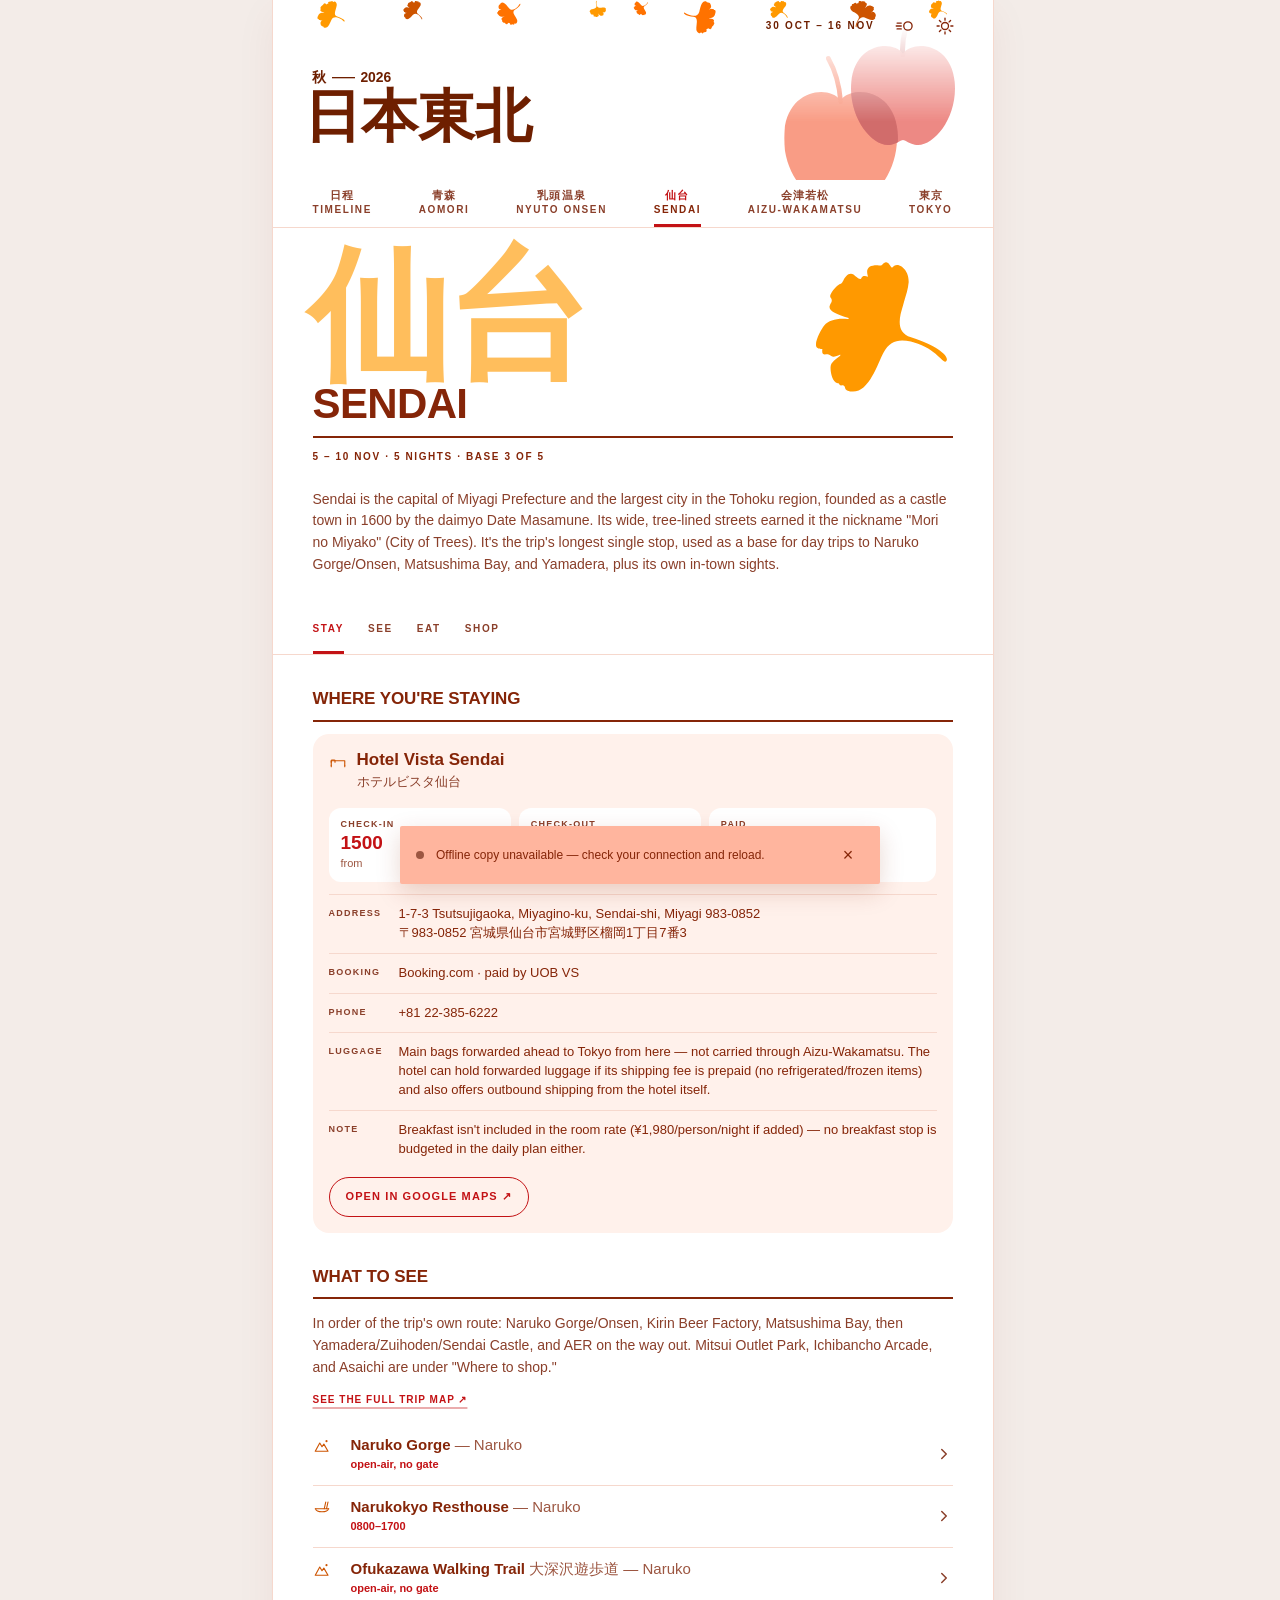
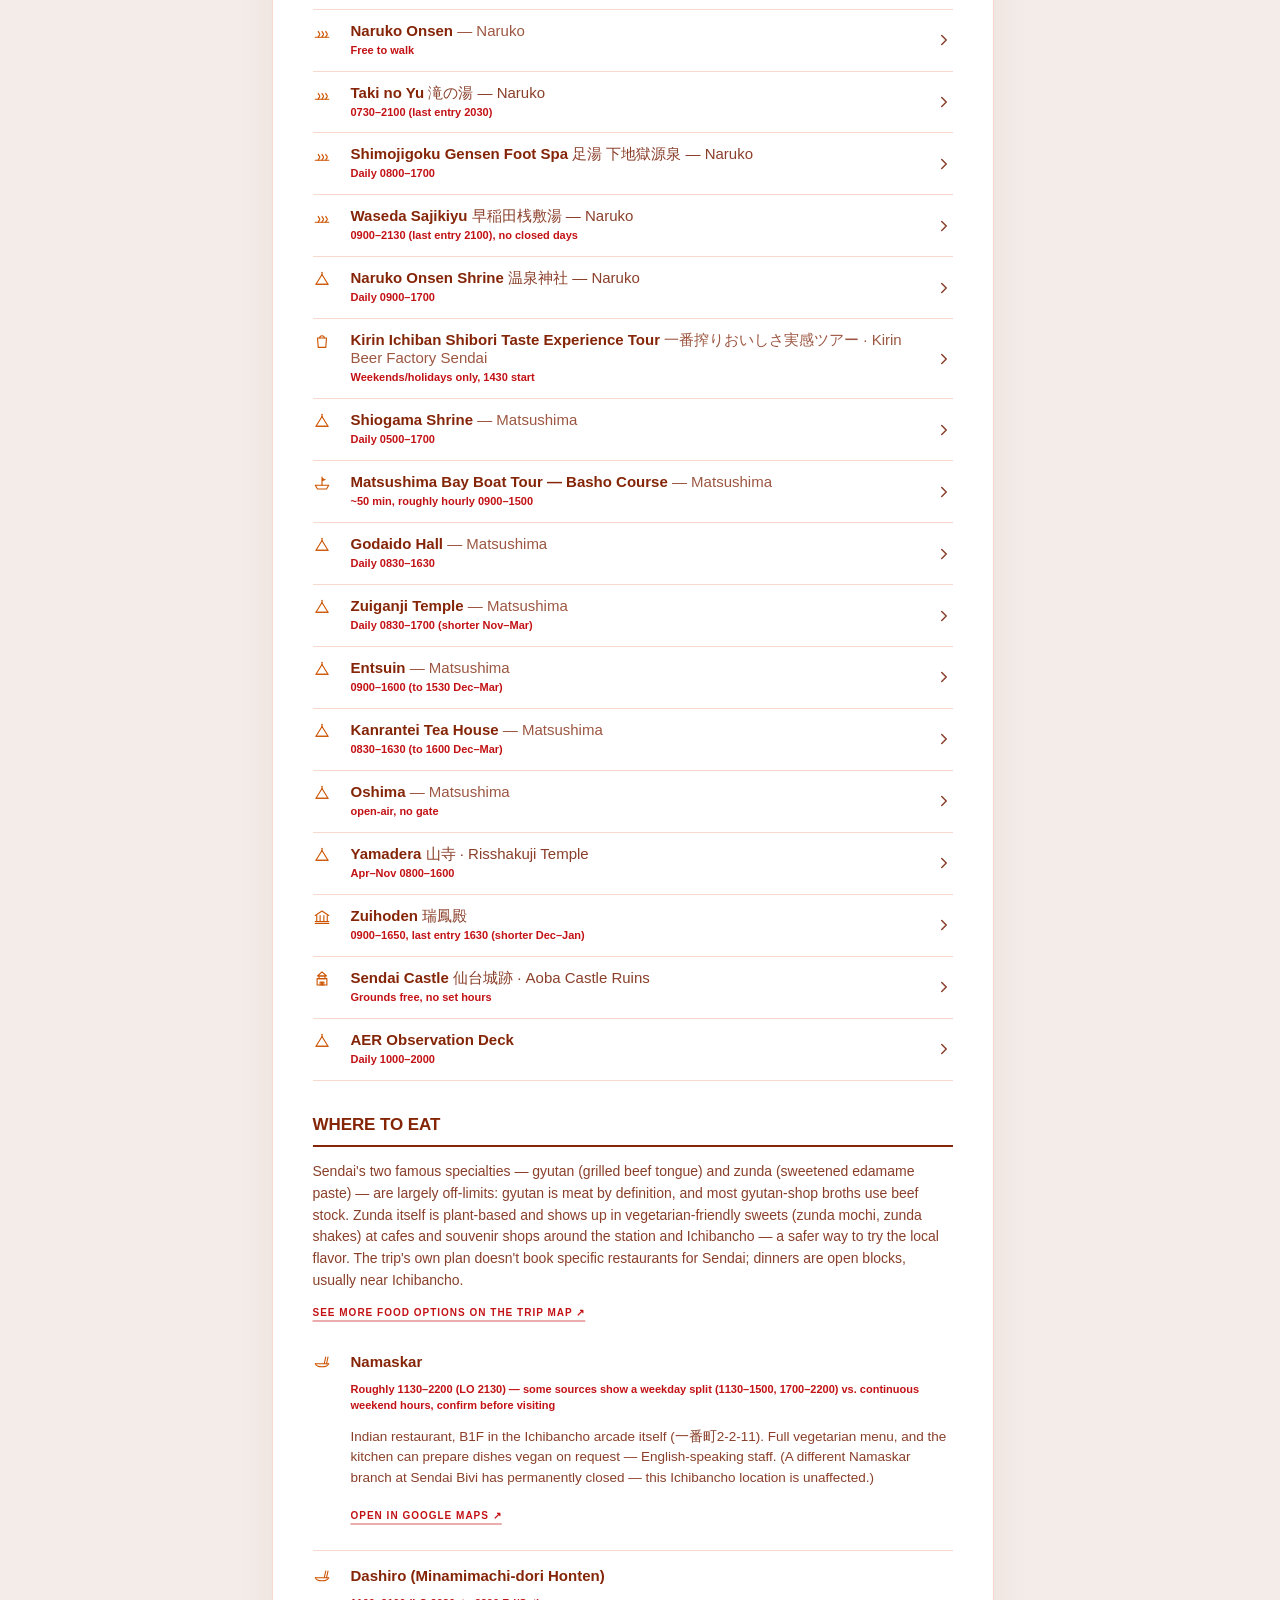
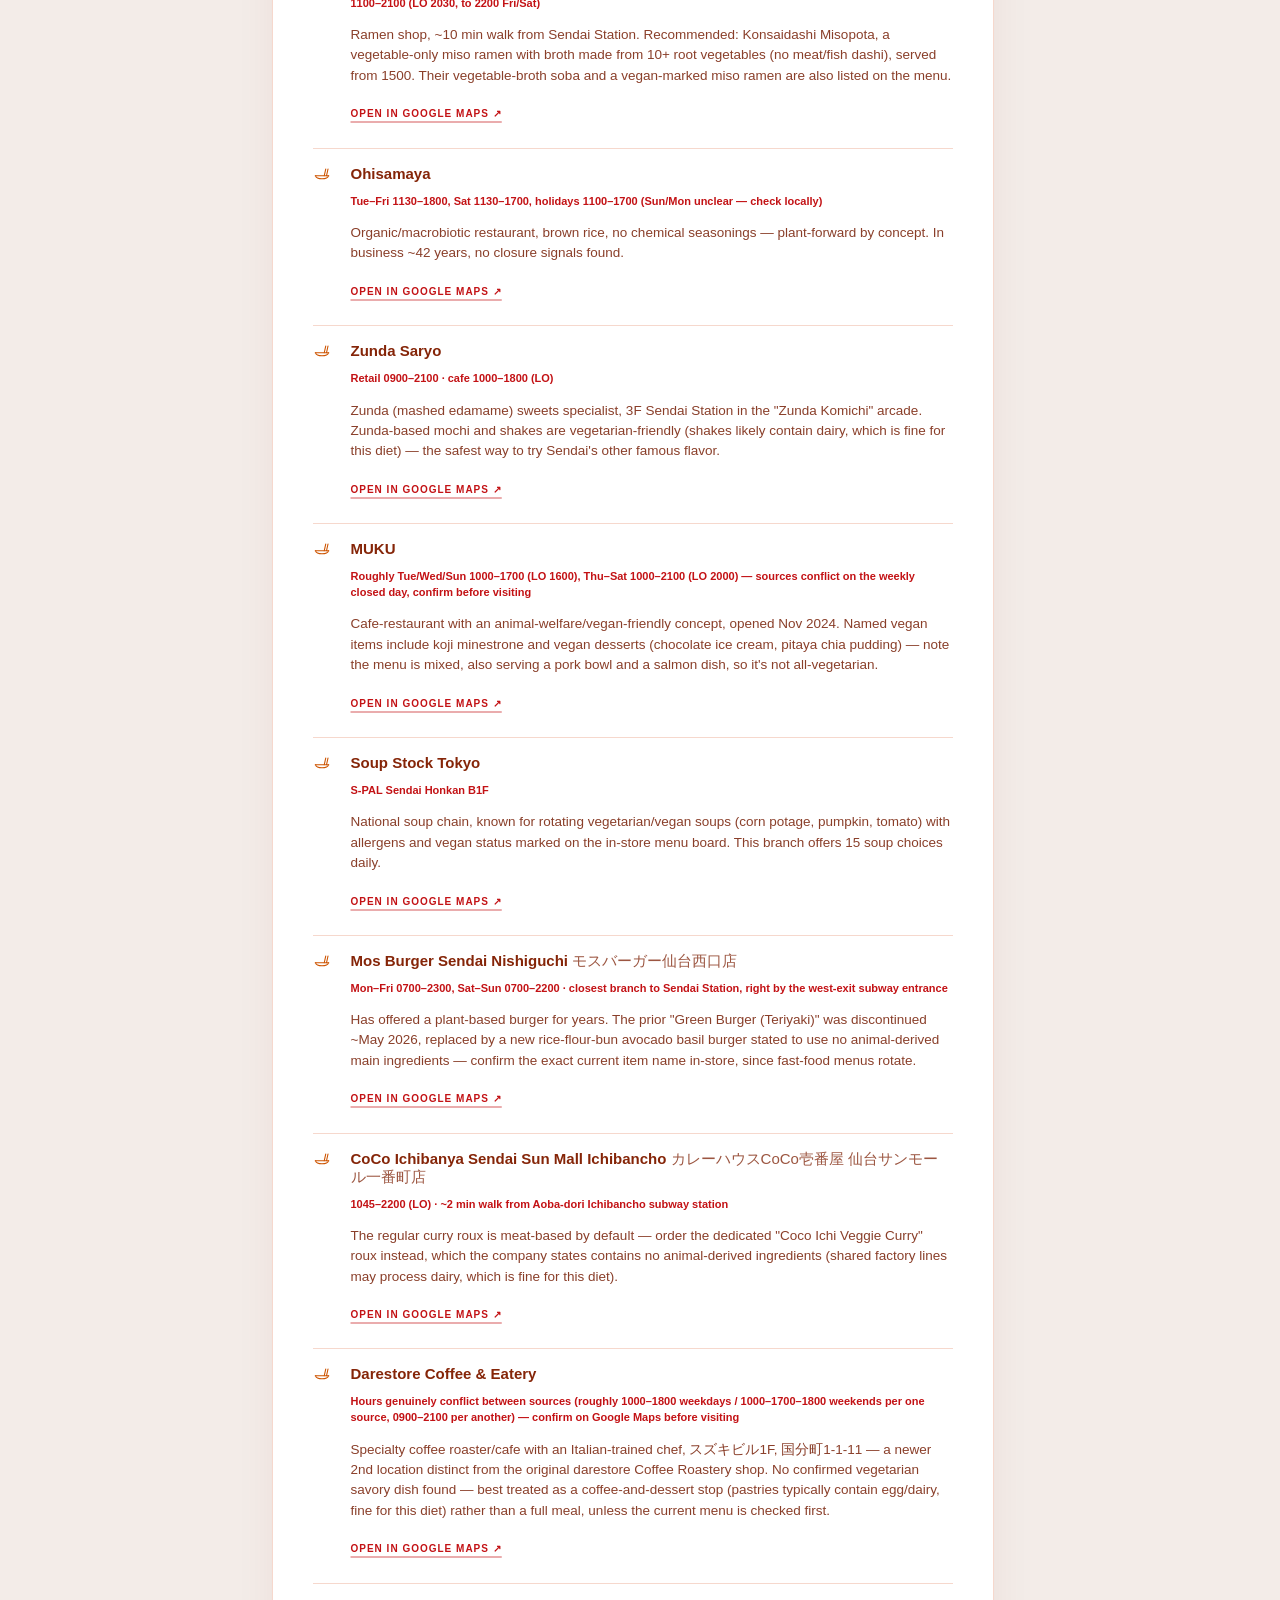
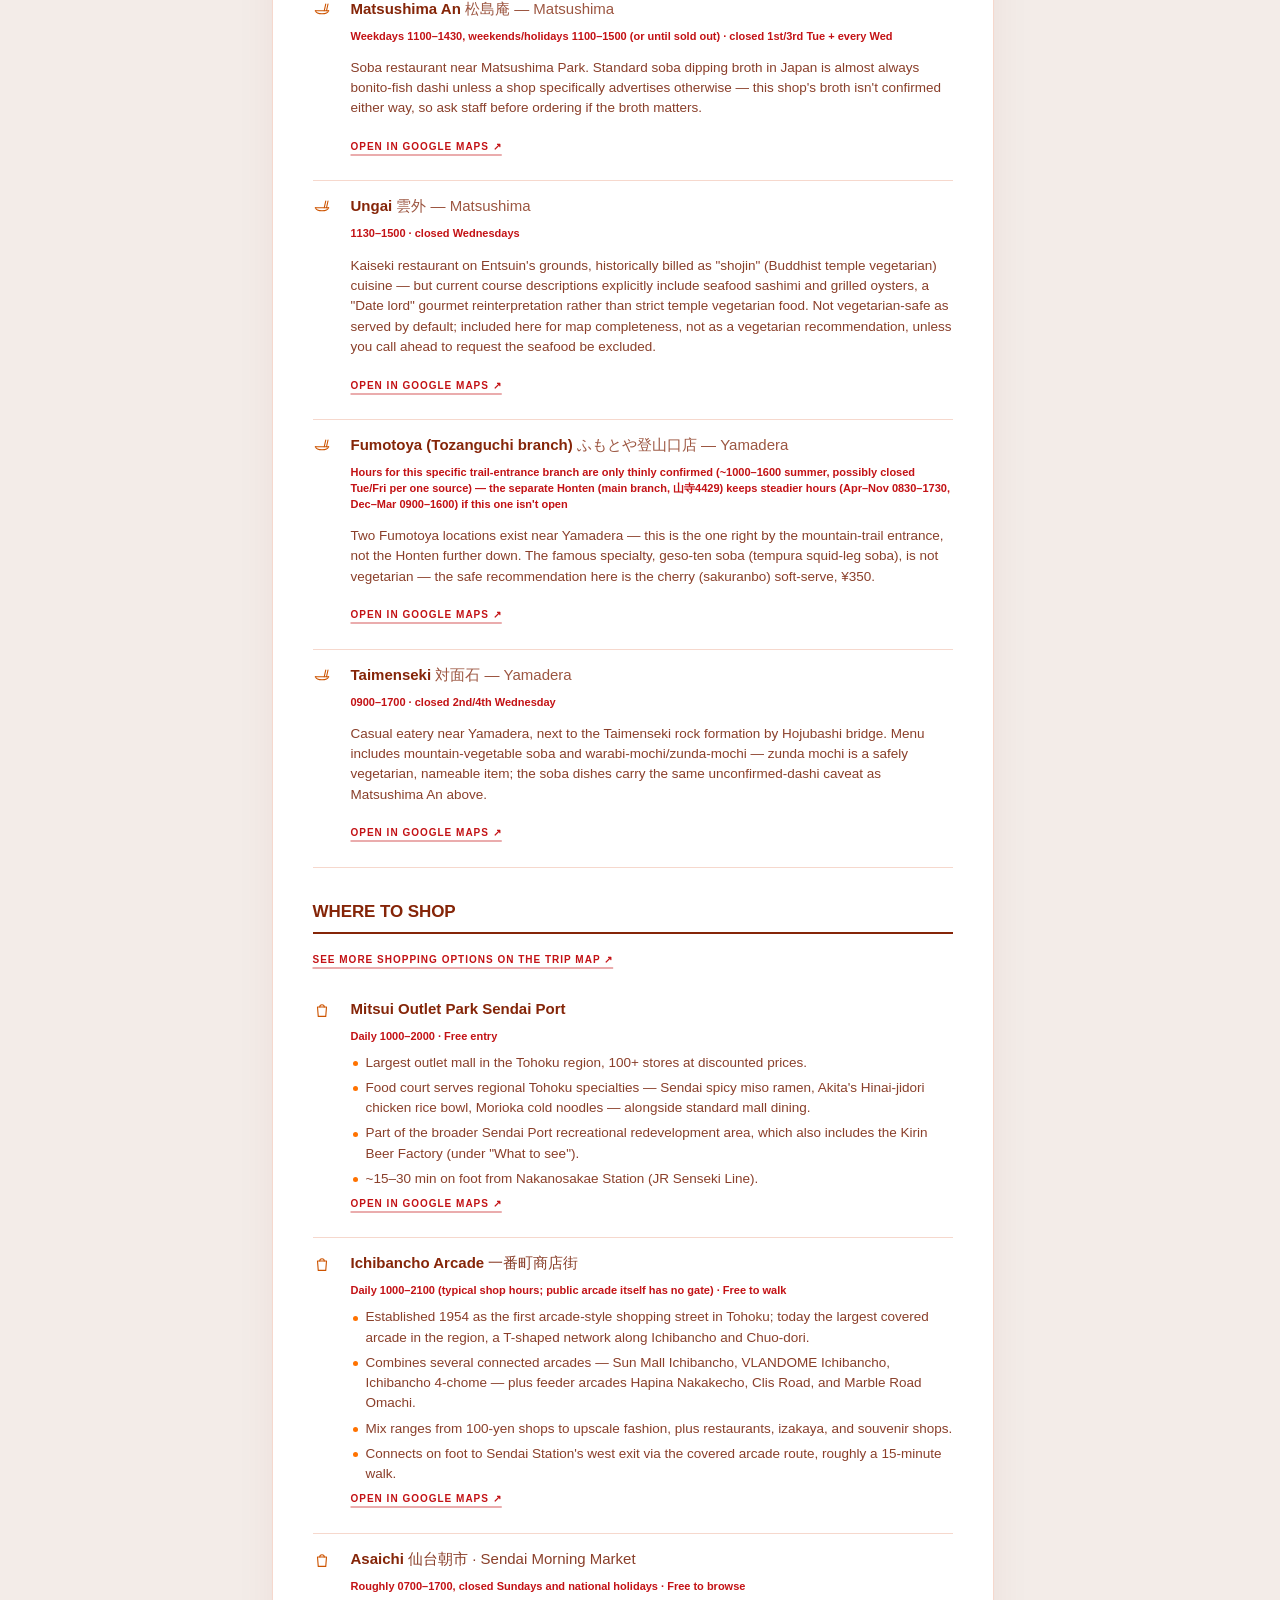
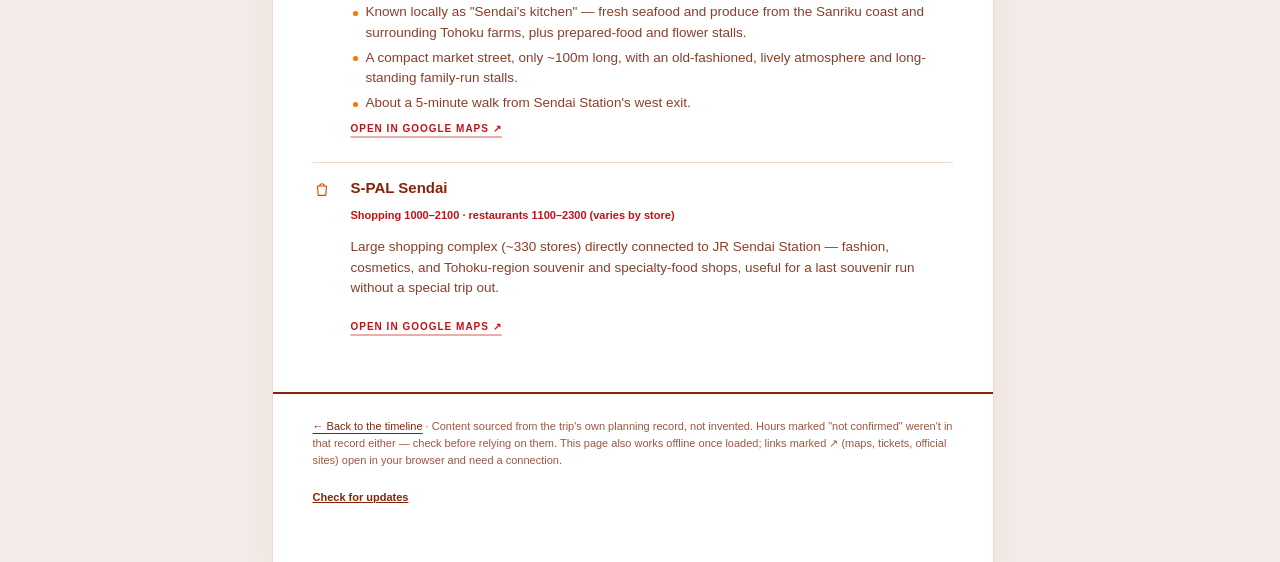
<file: sendai.html>
<!doctype html><html lang="en"><head><meta charset="utf-8"><meta name="viewport" content="width=device-width,initial-scale=1,viewport-fit=cover"><title>Sendai — 2026 Tohoku</title><meta name="theme-color" content="#ffffff" media="(prefers-color-scheme: light)"><meta name="theme-color" content="#1a0a06" media="(prefers-color-scheme: dark)"><script>try{var t=sessionStorage.getItem("theme");"light"!==t&&"dark"!==t||document.documentElement.setAttribute("data-theme",t),"off"===localStorage.getItem("motion")&&document.documentElement.setAttribute("data-motion","off")}catch(t){}</script><link rel="icon" href="favicon.ico?v=2" sizes="any"><link rel="icon" type="image/png" sizes="16x16" href="icons/favicon-16.png?v=2"><link rel="icon" type="image/png" sizes="32x32" href="icons/favicon-32.png?v=2"><link rel="icon" type="image/png" sizes="48x48" href="icons/favicon-48.png?v=2"><link rel="apple-touch-icon" sizes="180x180" href="icons/apple-touch-icon.png?v=2"><link rel="manifest" href="manifest.webmanifest"><meta name="apple-mobile-web-app-capable" content="yes"><meta name="apple-mobile-web-app-status-bar-style" content="black-translucent"><meta name="apple-mobile-web-app-title" content="Tohoku 2026"><meta name="mobile-web-app-capable" content="yes"><link rel="stylesheet" href="styles.css"></head><body class="page-ref"><svg style="display:none" aria-hidden="true"><symbol id="i-hotel" viewBox="0 0 24 24" fill="none" stroke="currentColor" stroke-width="1.5" stroke-linecap="round" stroke-linejoin="round"><path d="M3 19v-6h18v6"/><path d="M3 15v-2a1 1 0 0 1 1-1h3a1 1 0 0 1 1 1v2"/><path d="M3 21v-2M21 21v-2"/></symbol><symbol id="i-food" viewBox="0 0 24 24" fill="none" stroke="currentColor" stroke-width="1.5" stroke-linecap="round" stroke-linejoin="round"><path d="M3.5 13a8.5 4 0 0 0 17 0"/><path d="M3 13h18"/><path d="M17 4 15 13M20 4 18 13"/></symbol><symbol id="i-museum" viewBox="0 0 24 24" fill="none" stroke="currentColor" stroke-width="1.5" stroke-linecap="round" stroke-linejoin="round"><path d="M3 10 12 4l9 6"/><path d="M5 10v8M9.5 10v8M14.5 10v8M19 10v8"/><path d="M3 18h18M3 20.5h18"/></symbol><symbol id="i-site" viewBox="0 0 24 24" fill="none" stroke="currentColor" stroke-width="1.5" stroke-linecap="round" stroke-linejoin="round"><path d="M4 19 12 6l8 13Z"/><path d="M4 19h16"/><path d="M12 6V3"/></symbol><symbol id="i-castle" viewBox="0 0 24 24" fill="none" stroke="currentColor" stroke-width="1.5" stroke-linecap="round" stroke-linejoin="round"><path d="M12 2.5 18 8H6Z"/><path d="M8 8h8v3.5H8Z"/><path d="M5.5 11.5h13V20h-13Z"/><path d="M9.5 20v-4h2v4M12.5 20v-4h2v4"/></symbol><symbol id="i-shop" viewBox="0 0 24 24" fill="none" stroke="currentColor" stroke-width="1.5" stroke-linecap="round" stroke-linejoin="round"><path d="M6 8h12l-1 12.5H7Z"/><path d="M9 8a3 3 0 0 1 6 0"/></symbol><symbol id="i-walk" viewBox="0 0 24 24" fill="none" stroke="currentColor" stroke-width="1.5" stroke-linecap="round" stroke-linejoin="round"><circle cx="13" cy="4.5" r="1.5" fill="currentColor" stroke="none"/><path d="M12 8l-3 3 1 5"/><path d="M12 8l4 2 2 6"/><path d="M10 16l-2 4M15 15l1 5"/></symbol><symbol id="i-onsen" viewBox="0 0 24 24" fill="none" stroke="currentColor" stroke-width="1.5" stroke-linecap="round" stroke-linejoin="round"><path d="M3 19h18"/><path d="M7 19c0-2 2-2 2-4s-2-2-2-4"/><path d="M12 19c0-2 2-2 2-4s-2-2-2-4"/><path d="M17 19c0-2 2-2 2-4s-2-2-2-4"/></symbol><symbol id="i-hike" viewBox="0 0 24 24" fill="none" stroke="currentColor" stroke-width="1.5" stroke-linecap="round" stroke-linejoin="round"><circle cx="18" cy="5.5" r="1.4" fill="currentColor" stroke="none"/><path d="M3 19 9 8l3 5 2.5-3.5L20 19Z"/></symbol><symbol id="i-ferry" viewBox="0 0 24 24" fill="none" stroke="currentColor" stroke-width="1.5" stroke-linecap="round" stroke-linejoin="round"><path d="M3 15h18l-3 5H6l-3-5Z"/><path d="M12 15V4"/><path d="M12 5l5.5 2.5L12 9.5Z" fill="currentColor" stroke="none"/></symbol></svg><header class="hero"><div class="hero__apples" aria-hidden="true"><img class="hero__a hero__a--coral-stem" src="art/apple-coral-stem.svg" alt="" width="54" height="148"> <img class="hero__a hero__a--coral" src="art/apple-coral.svg" alt="" width="345" height="329"> <img class="hero__a hero__a--red-stem" src="art/apple-red-stem.svg" alt="" width="44" height="141"> <img class="hero__a hero__a--red" src="art/apple-red.svg" alt="" width="319" height="303"> <img class="hero__a hero__a--overlap" src="art/apple-overlap.svg" alt="" width="319" height="303"></div><div class="hero__leaves" aria-hidden="true"><span class="leaf" style="--x:6%;--s:30px;--dur:11s;--delay:-2s;--drift:40px;--spin:300deg"><svg viewBox="320 82 250 250" focusable="false"><path d="M449.25 246.379C460.533 225.133 476.462 222.226 496.83 227.12C541.311 237.816 553.072 268.225 558.45 260.901C564.294 252.931 544.532 235.312 497.122 219.684C476.844 213.003 475.328 197.176 479.103 179.134C480.77 173.201 482.839 165.764 484.871 158.247C488.484 146.698 492.184 135.284 492.862 125.617C493.004 124.701 493.085 123.978 493.08 123.51C492.982 113.691 490.383 104.771 481.406 97.3843C473.807 91.784 468.407 93.7924 464.067 98.8266C460.418 96.265 458.945 89.1436 453.319 89.564C450.482 89.4618 447.677 94.0691 445.226 94.8827C442.432 95.3972 441.091 94.2428 438.589 94.4334C424.124 94.2511 417.619 99.7546 422.479 114.483C420.272 114.333 415.969 112.689 413.925 113.548C410.722 114.885 410.831 118.491 409.587 118.582C403.959 119.004 399.18 109.613 392.879 109.454C386.578 109.288 382.447 115.636 379.87 120.481C376.072 127.592 376.438 125.129 371.047 128.675C366.52 131.211 356.73 143.254 356.761 147.966C356.368 151.139 359.252 151.861 359.435 154.368C360.144 159.655 357.35 160.176 355.851 165.318C353.347 174.58 369.887 180.319 387.406 185.851C390.444 186.815 389.283 188.153 386.816 187.977C368.718 186.402 354.735 189.689 346.431 199.332C341.807 204.703 326.506 231.917 334.216 237.947C336.949 240.091 339.633 239.881 343.156 239.803C343.403 239.793 342.032 245.858 344.096 248.221C346.156 250.579 350.105 248.709 352.651 249.15C356.16 249.835 358.603 253.106 361.779 253.499C364.935 253.992 369.517 251.243 373.597 249.909C374.854 249.503 374.742 250.831 374.039 251.489C366.966 258.147 357.861 261.673 357.446 271.423C357.135 279.931 359.568 291.974 365.982 297.502C367.666 298.953 369.816 298.884 371.005 299.489C373.45 300.721 371.615 301.907 374.49 303.083C377.082 304.148 377.031 302.338 379.936 303.385C383.783 304.756 381.161 309.728 386.069 311.883C421.37 325.422 437.881 267.781 449.25 246.379Z" style="fill:var(--art-gold)"/></svg></span><span class="leaf" style="--x:18%;--s:22px;--dur:13s;--delay:-9s;--drift:-30px;--spin:-260deg"><svg viewBox="130 715 175 175" focusable="false"><path d="M217.958 832.524C230.865 820.533 242.584 822.345 255.502 830.62C283.711 848.7 284.549 872.564 290.028 868.787C295.985 864.675 286.541 847.74 257.49 825.546C245.062 816.055 247.813 804.74 254.756 793.163C257.334 789.458 260.551 784.809 263.762 780.096C269.034 772.973 274.334 765.963 277.124 759.437C277.442 758.837 277.672 758.357 277.781 758.032C280.071 751.214 280.413 744.419 275.975 737.152C272.062 731.453 267.843 731.547 263.632 733.988C261.722 731.34 262.413 726.059 258.419 724.999C256.481 724.247 253.433 726.761 251.543 726.736C249.486 726.421 248.835 725.301 247.058 724.832C237.094 721.233 231.271 723.479 231.099 734.837C229.607 734.203 227.024 732.033 225.404 732.136C222.867 732.293 222.077 734.814 221.194 734.578C217.199 733.519 216.147 725.874 211.825 724.252C207.505 722.624 203.123 726.025 200.177 728.758C195.842 732.767 196.687 731.15 192.105 732.309C188.364 732.977 178.699 738.96 177.589 742.227C176.556 744.329 178.378 745.521 177.902 747.299C177.124 751.127 175.066 750.818 172.794 754.015C168.838 759.823 178.904 767.764 189.698 775.797C191.569 777.194 190.444 777.841 188.779 777.127C176.635 771.692 166.171 770.61 158.111 775.288C153.622 777.895 136.502 793.051 140.389 799.074C141.765 801.214 143.673 801.713 146.129 802.504C146.302 802.557 143.898 806.424 144.758 808.555C145.618 810.681 148.799 810.335 150.455 811.251C152.718 812.568 153.623 815.417 155.726 816.451C157.792 817.55 161.622 816.748 164.765 816.805C165.732 816.825 165.336 817.717 164.691 818.004C158.2 820.913 151.053 821.167 148.425 827.813C146.168 833.625 144.96 842.542 148.071 847.907C148.887 849.315 150.392 849.783 151.069 850.487C152.465 851.927 150.911 852.307 152.618 853.81C154.156 855.17 154.555 853.905 156.313 855.327C158.647 857.199 155.638 860.01 158.517 862.679C179.692 880.522 204.953 844.603 217.958 832.524Z" style="fill:var(--art-rust)"/></svg></span><span class="leaf" style="--x:31%;--s:26px;--dur:10s;--delay:-5s;--drift:50px;--spin:340deg"><svg viewBox="38 972 175 175" focusable="false"><path d="M126.246 1027.62C138.212 1040.56 150.035 1039.63 163.54 1032.36C193.033 1016.46 195.668 992.723 200.847 996.903C206.477 1001.45 195.782 1017.63 165.139 1037.57C152.031 1046.09 153.92 1057.58 159.97 1069.65C162.261 1073.54 165.118 1078.42 167.964 1083.36C172.684 1090.86 177.44 1098.25 179.73 1104.97C180.001 1105.59 180.194 1106.09 180.278 1106.42C182.047 1113.39 181.876 1120.19 176.902 1127.1C172.571 1132.49 168.371 1132.08 164.356 1129.33C162.252 1131.82 162.542 1137.14 158.48 1137.9C156.49 1138.5 153.641 1135.76 151.754 1135.65C149.679 1135.8 148.945 1136.87 147.139 1137.21C136.931 1140.04 131.295 1137.36 131.979 1126.02C130.444 1126.54 127.705 1128.51 126.098 1128.29C123.579 1127.94 122.981 1125.37 122.084 1125.54C118.019 1126.29 116.394 1133.83 111.962 1135.13C107.531 1136.42 103.418 1132.7 100.687 1129.75C96.6669 1125.43 97.3871 1127.1 92.906 1125.6C89.2263 1124.66 80.04 1117.96 79.18 1114.62C78.308 1112.45 80.2148 1111.39 79.8748 1109.58C79.3873 1105.71 77.3119 1105.86 75.2878 1102.5C71.7809 1096.41 82.4181 1089.25 93.7868 1082.06C95.7577 1080.81 94.6853 1080.08 92.9715 1080.66C80.4518 1085.17 69.9361 1085.46 62.2515 1080.18C57.9722 1077.24 42.0442 1060.84 46.3746 1055.13C47.9085 1053.1 49.8485 1052.74 52.3573 1052.14C52.534 1052.1 50.428 1048.06 51.447 1046C52.4645 1043.95 55.6106 1044.53 57.3309 1043.74C59.6871 1042.6 60.8046 1039.83 62.9794 1038.96C65.122 1038.02 68.8806 1039.11 72.0191 1039.29C72.9852 1039.34 72.6576 1038.42 72.0362 1038.08C65.7827 1034.69 58.6757 1033.9 56.5565 1027.08C54.744 1021.11 54.2124 1012.13 57.7192 1007.01C58.6397 1005.67 60.175 1005.32 60.904 1004.67C62.4041 1003.34 60.883 1002.84 62.6988 1001.47C64.3348 1000.23 64.6372 1001.52 66.4979 1000.24C68.9658 998.545 66.1779 995.515 69.2497 993.071C91.7107 976.877 114.19 1014.6 126.246 1027.62Z" style="fill:var(--art-orange)"/></svg></span><span class="leaf" style="--x:44%;--s:18px;--dur:14s;--delay:-1s;--drift:-20px;--spin:220deg"><svg viewBox="68 844 138 138" focusable="false"><path d="M150.328 903.402C137.389 904.258 131.538 897.781 128.003 887.058C120.288 863.636 130.89 849.62 126.007 849.232C120.697 848.815 118.227 862.87 124.512 889.033C127.203 900.223 120.379 905.407 111.038 908.795C107.846 909.714 103.85 910.875 99.8286 912.076C93.5106 913.696 87.2294 915.238 82.6063 917.669C82.146 917.864 81.7917 918.032 81.5786 918.167C77.1055 920.997 73.755 924.719 72.9157 930.929C72.5042 936 74.9566 937.905 78.4951 938.467C78.3561 940.866 75.5098 943.561 77.2984 946.02C78.0563 947.35 80.9639 947.329 82.0318 948.221C83.0603 949.356 82.9117 950.298 83.7086 951.39C87.7282 958.072 92.096 959.492 97.4679 953.087C98.0255 954.141 98.4927 956.58 99.4658 957.273C100.988 958.362 102.609 957.289 103.004 957.833C104.794 960.293 101.845 965.147 103.56 968.08C105.271 971.016 109.352 971.108 112.304 970.915C116.641 970.638 115.408 971.169 118.562 972.635C121.009 973.99 129.306 975.061 131.456 973.71C133.022 972.99 132.535 971.464 133.632 970.669C135.854 968.844 136.886 969.976 139.668 969.205C144.624 967.726 142.562 958.517 140.128 948.918C139.708 947.252 140.65 947.404 141.27 948.585C145.681 957.327 151.155 962.803 157.93 963.874C161.703 964.47 178.517 963.763 179.094 958.519C179.301 956.658 178.443 955.488 177.408 953.895C177.334 953.785 180.503 952.693 181 951.076C181.496 949.463 179.519 948.184 178.999 946.892C178.318 945.089 179.124 943.042 178.403 941.475C177.734 939.888 175.174 938.568 173.406 937.076C172.863 936.615 173.503 936.29 174.004 936.425C179.062 937.778 183.261 940.951 187.848 938.376C191.835 936.105 196.665 931.574 197.379 927.066C197.567 925.883 196.925 924.917 196.865 924.2C196.737 922.73 197.801 923.235 197.524 921.583C197.277 920.093 196.462 920.63 196.118 919.002C195.654 916.849 198.677 916.641 198.273 913.78C194.465 893.759 163.362 902.543 150.328 903.402Z" style="fill:var(--art-gold)"/></svg></span><span class="leaf" style="--x:57%;--s:34px;--dur:12s;--delay:-7s;--drift:30px;--spin:-320deg"><svg viewBox="735 970 368 372" focusable="false"><path d="M910.746 1100.16C899.792 1134.95 876.849 1143.68 845.136 1142.01C775.874 1138.35 749.946 1096.26 743.951 1108.67C737.44 1122.16 771.764 1142.97 846.753 1153.17C878.828 1157.53 885.457 1180.71 884.811 1208.65C883.965 1217.95 882.934 1229.61 881.98 1241.38C879.783 1259.59 877.419 1277.63 879.077 1292.22C879.119 1293.63 879.198 1294.73 879.334 1295.43C882.191 1310.04 888.529 1322.61 903.951 1331.15C916.824 1337.4 924.32 1332.91 929.4 1324.21C935.547 1327.02 939.708 1337.23 947.979 1335.05C952.236 1334.42 955.146 1326.78 958.574 1324.89C962.598 1323.35 964.916 1324.7 968.592 1323.73C990.206 1320 998.384 1310 987.072 1289.39C990.404 1289 997.272 1290.26 1000.08 1288.42C1004.49 1285.54 1003.33 1280.2 1005.16 1279.72C1013.43 1277.53 1023.15 1290.21 1032.59 1288.71C1042.03 1287.22 1046.43 1276.62 1048.93 1268.68C1052.63 1257.03 1052.77 1260.81 1059.82 1254.03C1065.87 1249 1077.14 1228.35 1075.79 1221.33C1075.5 1216.49 1071.01 1216.21 1070.04 1212.52C1067.52 1204.84 1071.54 1203.29 1072.36 1195.21C1073.54 1180.71 1047.29 1176.72 1019.65 1173.31C1014.86 1172.72 1016.22 1170.4 1019.94 1169.98C1047.36 1167.33 1067.29 1158.57 1077.01 1141.91C1082.42 1132.62 1097.72 1087.83 1084.56 1080.97C1079.89 1078.53 1075.95 1079.58 1070.72 1080.67C1070.35 1080.75 1070.72 1071.33 1066.99 1068.38C1063.27 1065.43 1057.9 1069.31 1053.98 1069.36C1048.56 1069.31 1044.02 1065.11 1039.18 1065.4C1034.33 1065.53 1028.26 1070.9 1022.55 1074.01C1020.79 1074.96 1020.59 1072.95 1021.45 1071.78C1030.16 1059.9 1042.76 1052.13 1040.69 1037.48C1038.8 1024.71 1031.85 1007.43 1020.76 1000.96C1017.85 999.262 1014.66 999.958 1012.72 999.386C1008.74 998.223 1011.15 995.949 1006.54 994.99C1002.38 994.118 1002.95 996.802 998.334 996.043C992.22 995.062 994.757 986.926 986.845 985.068C930.483 974.633 921.786 1065.12 910.746 1100.16Z" style="fill:var(--art-orange)"/></svg></span><span class="leaf" style="--x:69%;--s:20px;--dur:15s;--delay:-11s;--drift:-40px;--spin:280deg"><svg viewBox="906 1343 172 172" focusable="false"><path d="M992.958 1460.52C1005.87 1448.53 1017.58 1450.35 1030.5 1458.62C1058.71 1476.7 1059.55 1500.56 1065.03 1496.79C1070.98 1492.68 1061.54 1475.74 1032.49 1453.55C1020.06 1444.05 1022.81 1432.74 1029.76 1421.16C1032.33 1417.46 1035.55 1412.81 1038.76 1408.1C1044.03 1400.97 1049.33 1393.96 1052.12 1387.44C1052.44 1386.84 1052.67 1386.36 1052.78 1386.03C1055.07 1379.21 1055.41 1372.42 1050.97 1365.15C1047.06 1359.45 1042.84 1359.55 1038.63 1361.99C1036.72 1359.34 1037.41 1354.06 1033.42 1353C1031.48 1352.25 1028.43 1354.76 1026.54 1354.74C1024.49 1354.42 1023.83 1353.3 1022.06 1352.83C1012.09 1349.23 1006.27 1351.48 1006.1 1362.84C1004.61 1362.2 1002.02 1360.03 1000.4 1360.14C997.867 1360.29 997.077 1362.81 996.194 1362.58C992.199 1361.52 991.147 1353.87 986.825 1352.25C982.505 1350.62 978.123 1354.02 975.177 1356.76C970.842 1360.77 971.687 1359.15 967.105 1360.31C963.364 1360.98 953.699 1366.96 952.589 1370.23C951.556 1372.33 953.378 1373.52 952.902 1375.3C952.124 1379.13 950.066 1378.82 947.794 1382.02C943.838 1387.82 953.904 1395.76 964.698 1403.8C966.569 1405.19 965.444 1405.84 963.779 1405.13C951.635 1399.69 941.171 1398.61 933.111 1403.29C928.622 1405.89 911.502 1421.05 915.389 1427.07C916.765 1429.21 918.673 1429.71 921.129 1430.5C921.302 1430.56 918.898 1434.42 919.758 1436.55C920.618 1438.68 923.799 1438.33 925.455 1439.25C927.718 1440.57 928.623 1443.42 930.726 1444.45C932.792 1445.55 936.622 1444.75 939.765 1444.8C940.732 1444.83 940.336 1445.72 939.691 1446C933.2 1448.91 926.053 1449.17 923.425 1455.81C921.168 1461.63 919.96 1470.54 923.071 1475.91C923.887 1477.31 925.392 1477.78 926.069 1478.49C927.465 1479.93 925.911 1480.31 927.618 1481.81C929.156 1483.17 929.555 1481.91 931.313 1483.33C933.647 1485.2 930.638 1488.01 933.517 1490.68C954.692 1508.52 979.953 1472.6 992.958 1460.52Z" style="fill:var(--art-gold)"/></svg></span><span class="leaf" style="--x:80%;--s:28px;--dur:11.5s;--delay:-4s;--drift:25px;--spin:-300deg"><svg viewBox="552 1890 200 205" focusable="false"><path d="M664.017 2018.45C644.799 2011.28 632.99 2018.43 622.761 2033.07C600.427 2065.06 610.123 2091.12 602.548 2089.49C594.311 2087.71 596.955 2065.28 618.368 2028.5C627.53 2012.76 619.545 2001.8 606.93 1992.43C602.51 1989.58 596.983 1986.01 591.434 1982.36C582.596 1977.03 573.779 1971.84 567.878 1966.06C567.269 1965.55 566.808 1965.14 566.547 1964.84C561.055 1958.52 557.668 1951.35 559.218 1941.56C560.899 1933.69 565.481 1931.92 571.099 1932.68C571.978 1928.98 568.89 1923.6 572.717 1920.69C574.47 1919.02 578.866 1920.37 580.89 1919.5C582.964 1918.25 583.167 1916.75 584.871 1915.46C593.999 1907.16 601.263 1906.99 606.493 1919.14C607.817 1917.8 609.633 1914.31 611.422 1913.71C614.223 1912.75 616.193 1915.11 617.038 1914.47C620.869 1911.55 618.606 1902.86 622.537 1899.19C626.464 1895.52 632.691 1897.23 637.075 1898.87C643.521 1901.26 641.894 1899.89 647.34 1899.11C651.663 1898.16 664.723 1900.31 667.369 1903.33C669.414 1905.14 667.982 1907.23 669.284 1908.93C671.822 1912.71 673.9 1911.46 677.765 1913.89C684.602 1918.39 677.294 1931.4 669.244 1944.84C667.85 1947.18 669.347 1947.37 670.822 1945.87C681.48 1934.62 692.262 1928.81 703.016 1930.27C709.005 1931.08 734.162 1939.79 732.653 1948C732.122 1950.92 730.29 1952.3 727.998 1954.24C727.835 1954.38 732.141 1957.47 732.16 1960.15C732.179 1962.82 728.601 1963.86 727.226 1965.58C725.375 1968 725.666 1971.47 723.862 1973.52C722.127 1975.62 717.648 1976.45 714.29 1977.91C713.258 1978.36 714.08 1979.15 714.902 1979.17C723.18 1979.42 730.985 1976.52 736.766 1982.5C741.776 1987.76 747.036 1996.82 746.07 2003.97C745.817 2005.85 744.406 2007.02 743.988 2008.08C743.126 2010.25 744.967 2009.97 743.798 2012.35C742.746 2014.49 741.755 2013.31 740.494 2015.62C738.814 2018.67 743.3 2020.36 741.387 2024.51C726.519 2053.12 683.378 2025.68 664.017 2018.45Z" style="fill:var(--art-rust)"/></svg></span><span class="leaf" style="--x:91%;--s:20px;--dur:13.5s;--delay:-8s;--drift:-35px;--spin:260deg"><svg viewBox="320 82 250 250" focusable="false"><path d="M449.25 246.379C460.533 225.133 476.462 222.226 496.83 227.12C541.311 237.816 553.072 268.225 558.45 260.901C564.294 252.931 544.532 235.312 497.122 219.684C476.844 213.003 475.328 197.176 479.103 179.134C480.77 173.201 482.839 165.764 484.871 158.247C488.484 146.698 492.184 135.284 492.862 125.617C493.004 124.701 493.085 123.978 493.08 123.51C492.982 113.691 490.383 104.771 481.406 97.3843C473.807 91.784 468.407 93.7924 464.067 98.8266C460.418 96.265 458.945 89.1436 453.319 89.564C450.482 89.4618 447.677 94.0691 445.226 94.8827C442.432 95.3972 441.091 94.2428 438.589 94.4334C424.124 94.2511 417.619 99.7546 422.479 114.483C420.272 114.333 415.969 112.689 413.925 113.548C410.722 114.885 410.831 118.491 409.587 118.582C403.959 119.004 399.18 109.613 392.879 109.454C386.578 109.288 382.447 115.636 379.87 120.481C376.072 127.592 376.438 125.129 371.047 128.675C366.52 131.211 356.73 143.254 356.761 147.966C356.368 151.139 359.252 151.861 359.435 154.368C360.144 159.655 357.35 160.176 355.851 165.318C353.347 174.58 369.887 180.319 387.406 185.851C390.444 186.815 389.283 188.153 386.816 187.977C368.718 186.402 354.735 189.689 346.431 199.332C341.807 204.703 326.506 231.917 334.216 237.947C336.949 240.091 339.633 239.881 343.156 239.803C343.403 239.793 342.032 245.858 344.096 248.221C346.156 250.579 350.105 248.709 352.651 249.15C356.16 249.835 358.603 253.106 361.779 253.499C364.935 253.992 369.517 251.243 373.597 249.909C374.854 249.503 374.742 250.831 374.039 251.489C366.966 258.147 357.861 261.673 357.446 271.423C357.135 279.931 359.568 291.974 365.982 297.502C367.666 298.953 369.816 298.884 371.005 299.489C373.45 300.721 371.615 301.907 374.49 303.083C377.082 304.148 377.031 302.338 379.936 303.385C383.783 304.756 381.161 309.728 386.069 311.883C421.37 325.422 437.881 267.781 449.25 246.379Z" style="fill:var(--art-gold)"/></svg></span><span class="leaf" style="--x:50%;--s:16px;--dur:16s;--delay:-13s;--drift:20px;--spin:200deg"><svg viewBox="38 972 175 175" focusable="false"><path d="M126.246 1027.62C138.212 1040.56 150.035 1039.63 163.54 1032.36C193.033 1016.46 195.668 992.723 200.847 996.903C206.477 1001.45 195.782 1017.63 165.139 1037.57C152.031 1046.09 153.92 1057.58 159.97 1069.65C162.261 1073.54 165.118 1078.42 167.964 1083.36C172.684 1090.86 177.44 1098.25 179.73 1104.97C180.001 1105.59 180.194 1106.09 180.278 1106.42C182.047 1113.39 181.876 1120.19 176.902 1127.1C172.571 1132.49 168.371 1132.08 164.356 1129.33C162.252 1131.82 162.542 1137.14 158.48 1137.9C156.49 1138.5 153.641 1135.76 151.754 1135.65C149.679 1135.8 148.945 1136.87 147.139 1137.21C136.931 1140.04 131.295 1137.36 131.979 1126.02C130.444 1126.54 127.705 1128.51 126.098 1128.29C123.579 1127.94 122.981 1125.37 122.084 1125.54C118.019 1126.29 116.394 1133.83 111.962 1135.13C107.531 1136.42 103.418 1132.7 100.687 1129.75C96.6669 1125.43 97.3871 1127.1 92.906 1125.6C89.2263 1124.66 80.04 1117.96 79.18 1114.62C78.308 1112.45 80.2148 1111.39 79.8748 1109.58C79.3873 1105.71 77.3119 1105.86 75.2878 1102.5C71.7809 1096.41 82.4181 1089.25 93.7868 1082.06C95.7577 1080.81 94.6853 1080.08 92.9715 1080.66C80.4518 1085.17 69.9361 1085.46 62.2515 1080.18C57.9722 1077.24 42.0442 1060.84 46.3746 1055.13C47.9085 1053.1 49.8485 1052.74 52.3573 1052.14C52.534 1052.1 50.428 1048.06 51.447 1046C52.4645 1043.95 55.6106 1044.53 57.3309 1043.74C59.6871 1042.6 60.8046 1039.83 62.9794 1038.96C65.122 1038.02 68.8806 1039.11 72.0191 1039.29C72.9852 1039.34 72.6576 1038.42 72.0362 1038.08C65.7827 1034.69 58.6757 1033.9 56.5565 1027.08C54.744 1021.11 54.2124 1012.13 57.7192 1007.01C58.6397 1005.67 60.175 1005.32 60.904 1004.67C62.4041 1003.34 60.883 1002.84 62.6988 1001.47C64.3348 1000.23 64.6372 1001.52 66.4979 1000.24C68.9658 998.545 66.1779 995.515 69.2497 993.071C91.7107 976.877 114.19 1014.6 126.246 1027.62Z" style="fill:var(--art-orange)"/></svg></span></div><a href="index.html" class="hero__title" aria-label="日本東北, Tohoku, autumn 2026. Go to the timeline"><span class="hero__kicker"><span lang="ja">秋</span><span class="hero__dash"></span><span>2026</span></span><span class="hero__name" lang="ja">日本東北</span></a><div class="hero__meta"><span class="hero__dates">30 Oct – 16 Nov</span><button class="theme-toggle motion-toggle hero__toggle" type="button" data-motion-toggle data-mode="on" aria-label="Motion on. Turn motion off." title="Motion on. Turn motion off."><svg class="ico-motion-on" viewBox="0 0 24 24" fill="none" stroke="currentColor" stroke-width="1.6" stroke-linecap="round" aria-hidden="true"><circle cx="15.5" cy="12" r="5"/><path d="M2.5 8.5h5M1.5 12h6M2.5 15.5h5"/></svg><svg class="ico-motion-off" viewBox="0 0 24 24" fill="none" stroke="currentColor" stroke-width="1.6" stroke-linecap="round" aria-hidden="true"><circle cx="12" cy="12" r="5"/><path d="M4 4l16 16"/></svg></button><button class="theme-toggle hero__toggle" type="button" data-theme-toggle data-mode="light" aria-label="Light mode. Switch to dark mode." title="Light mode. Switch to dark mode."><svg class="ico-light" viewBox="0 0 24 24" fill="none" stroke="currentColor" stroke-width="1.6" stroke-linecap="round" aria-hidden="true"><circle cx="12" cy="12" r="4.2"/><path d="M12 2.5v2.5M12 19v2.5M2.5 12H5M19 12h2.5M5.3 5.3l1.8 1.8M16.9 16.9l1.8 1.8M18.7 5.3l-1.8 1.8M7.1 16.9l-1.8 1.8"/></svg><svg class="ico-dark" viewBox="0 0 24 24" fill="none" stroke="currentColor" stroke-width="1.6" stroke-linejoin="round" aria-hidden="true"><path d="M19.5 14.5A8 8 0 0 1 9.5 4.5a8 8 0 1 0 10 10Z" fill="currentColor"/></svg></button></div></header><div class="navbar"><div class="mini" aria-hidden="true"><a href="index.html" class="mini__brand" tabindex="-1"><span class="mini__name" lang="ja">日本東北</span><span class="mini__kicker"><span lang="ja">秋</span><span class="hero__dash"></span><span>2026</span></span></a><div class="mini__meta"><span class="mini__dates">30 Oct – 16 Nov</span><button tabindex="-1" class="theme-toggle motion-toggle mini__toggle" type="button" data-motion-toggle data-mode="on" aria-label="Motion on. Turn motion off." title="Motion on. Turn motion off."><svg class="ico-motion-on" viewBox="0 0 24 24" fill="none" stroke="currentColor" stroke-width="1.6" stroke-linecap="round" aria-hidden="true"><circle cx="15.5" cy="12" r="5"/><path d="M2.5 8.5h5M1.5 12h6M2.5 15.5h5"/></svg><svg class="ico-motion-off" viewBox="0 0 24 24" fill="none" stroke="currentColor" stroke-width="1.6" stroke-linecap="round" aria-hidden="true"><circle cx="12" cy="12" r="5"/><path d="M4 4l16 16"/></svg></button><button tabindex="-1" class="theme-toggle mini__toggle" type="button" data-theme-toggle data-mode="light" aria-label="Light mode. Switch to dark mode." title="Light mode. Switch to dark mode."><svg class="ico-light" viewBox="0 0 24 24" fill="none" stroke="currentColor" stroke-width="1.6" stroke-linecap="round" aria-hidden="true"><circle cx="12" cy="12" r="4.2"/><path d="M12 2.5v2.5M12 19v2.5M2.5 12H5M19 12h2.5M5.3 5.3l1.8 1.8M16.9 16.9l1.8 1.8M18.7 5.3l-1.8 1.8M7.1 16.9l-1.8 1.8"/></svg><svg class="ico-dark" viewBox="0 0 24 24" fill="none" stroke="currentColor" stroke-width="1.6" stroke-linejoin="round" aria-hidden="true"><path d="M19.5 14.5A8 8 0 0 1 9.5 4.5a8 8 0 1 0 10 10Z" fill="currentColor"/></svg></button></div></div><nav class="route" aria-label="Destinations"><a href="index.html"><span class="route__jp" lang="ja">日程</span><span class="route__en">Timeline</span></a> <a href="aomori.html"><span class="route__jp" lang="ja">青森</span><span class="route__en">Aomori</span></a> <a href="nyuto.html"><span class="route__jp" lang="ja">乳頭<span class="route__long">温泉</span></span><span class="route__en">Nyuto<span class="route__long"> Onsen</span></span></a> <a href="sendai.html" aria-current="page"><span class="route__jp" lang="ja">仙台</span><span class="route__en">Sendai</span></a> <a href="aizu.html"><span class="route__jp" lang="ja">会津<span class="route__long">若松</span></span><span class="route__en">Aizu<span class="route__long">-Wakamatsu</span></span></a> <a href="tokyo.html"><span class="route__jp" lang="ja">東京</span><span class="route__en">Tokyo</span></a></nav></div><main class="ref"><header class="city"><div class="city__plate" aria-hidden="true"><span class="city__kanji" lang="ja">仙台</span><svg class="city__mark city__mark--sendai" viewBox="320 82 250 250" aria-hidden="true" focusable="false"><path d="M449.25 246.379C460.533 225.133 476.462 222.226 496.83 227.12C541.311 237.816 553.072 268.225 558.45 260.901C564.294 252.931 544.532 235.312 497.122 219.684C476.844 213.003 475.328 197.176 479.103 179.134C480.77 173.201 482.839 165.764 484.871 158.247C488.484 146.698 492.184 135.284 492.862 125.617C493.004 124.701 493.085 123.978 493.08 123.51C492.982 113.691 490.383 104.771 481.406 97.3843C473.807 91.784 468.407 93.7924 464.067 98.8266C460.418 96.265 458.945 89.1436 453.319 89.564C450.482 89.4618 447.677 94.0691 445.226 94.8827C442.432 95.3972 441.091 94.2428 438.589 94.4334C424.124 94.2511 417.619 99.7546 422.479 114.483C420.272 114.333 415.969 112.689 413.925 113.548C410.722 114.885 410.831 118.491 409.587 118.582C403.959 119.004 399.18 109.613 392.879 109.454C386.578 109.288 382.447 115.636 379.87 120.481C376.072 127.592 376.438 125.129 371.047 128.675C366.52 131.211 356.73 143.254 356.761 147.966C356.368 151.139 359.252 151.861 359.435 154.368C360.144 159.655 357.35 160.176 355.851 165.318C353.347 174.58 369.887 180.319 387.406 185.851C390.444 186.815 389.283 188.153 386.816 187.977C368.718 186.402 354.735 189.689 346.431 199.332C341.807 204.703 326.506 231.917 334.216 237.947C336.949 240.091 339.633 239.881 343.156 239.803C343.403 239.793 342.032 245.858 344.096 248.221C346.156 250.579 350.105 248.709 352.651 249.15C356.16 249.835 358.603 253.106 361.779 253.499C364.935 253.992 369.517 251.243 373.597 249.909C374.854 249.503 374.742 250.831 374.039 251.489C366.966 258.147 357.861 261.673 357.446 271.423C357.135 279.931 359.568 291.974 365.982 297.502C367.666 298.953 369.816 298.884 371.005 299.489C373.45 300.721 371.615 301.907 374.49 303.083C377.082 304.148 377.031 302.338 379.936 303.385C383.783 304.756 381.161 309.728 386.069 311.883C421.37 325.422 437.881 267.781 449.25 246.379Z" style="fill:var(--art-gold)"/></svg></div><h1 class="city__name">Sendai</h1></header><p class="ref__sub">5 – 10 NOV · 5 NIGHTS · BASE 3 OF 5</p><p class="ref__intro">Sendai is the capital of Miyagi Prefecture and the largest city in the Tohoku region, founded as a castle town in 1600 by the daimyo Date Masamune. Its wide, tree-lined streets earned it the nickname "Mori no Miyako" (City of Trees). It's the trip's longest single stop, used as a base for day trips to Naruko Gorge/Onsen, Matsushima Bay, and Yamadera, plus its own in-town sights.</p><nav class="subnav" aria-label="Sections"><a href="#stay">Stay</a> <a href="#see">See</a> <a href="#eat">Eat</a> <a href="#shop">Shop</a></nav><h2 class="section-label" id="stay">Where you're staying</h2><article class="stay"><div class="stay__head"><svg class="stay__icon" aria-hidden="true"><use href="#i-hotel"/></svg><div><p class="stay__name">Hotel Vista Sendai</p><p class="stay__jp" lang="ja">ホテルビスタ仙台</p></div></div><div class="stay__tiles"><div class="stay__tile"><span class="stay__label">Check-in</span><span class="stay__big">1500</span><span class="stay__sub">from</span></div><div class="stay__tile"><span class="stay__label">Check-out</span><span class="stay__big">1000</span><span class="stay__sub">by</span></div><div class="stay__tile"><span class="stay__label">Paid</span><span class="stay__big">¥64,602</span><span class="stay__sub">≈ S$524.74</span></div></div><dl class="stay__facts"><dt>Address</dt><dd>1-7-3 Tsutsujigaoka, Miyagino-ku, Sendai-shi, Miyagi 983-0852<br>〒983-0852 宮城県仙台市宮城野区榴岡1丁目7番3</dd><dt>Booking</dt><dd>Booking.com · paid by UOB VS</dd><dt>Phone</dt><dd>+81 22-385-6222</dd><dt>Luggage</dt><dd>Main bags forwarded ahead to Tokyo from here — not carried through Aizu-Wakamatsu. The hotel can hold forwarded luggage if its shipping fee is prepaid (no refrigerated/frozen items) and also offers outbound shipping from the hotel itself.</dd><dt>Note</dt><dd>Breakfast isn't included in the room rate (¥1,980/person/night if added) — no breakfast stop is budgeted in the daily plan either.</dd></dl><a class="stay__map" href="https://www.google.com/maps/search/?api=1&query=Hotel+Vista+Sendai" target="_blank" rel="noopener">Open in Google Maps ↗</a></article><h2 class="section-label" id="see">What to see</h2><p class="ref__intro" style="margin-bottom:var(--space-2)">In order of the trip's own route: Naruko Gorge/Onsen, Kirin Beer Factory, Matsushima Bay, then Yamadera/Zuihoden/Sendai Castle, and AER on the way out. Mitsui Outlet Park, Ichibancho Arcade, and Asaichi are under "Where to shop."</p><a class="section-map-link" href="https://www.google.com/maps/d/edit?mid=1ZMRF5dMRoMmZC4AqGXF9uyO9KPdyumE&usp=sharing" target="_blank" rel="noopener">See the full trip map ↗</a><div class="place" id="naruko-gorge" data-jp="鳴子峡" data-photo="art/places/naruko-gorge.jpg" data-photo-credit="inook2011 · CC BY-SA 3.0" data-photo-source="https://commons.wikimedia.org/wiki/File:%E9%B3%B4%E5%AD%90%E5%B3%A1%E5%A4%A7%E6%B7%B1%E6%B2%A2%E6%A9%8B%E3%82%92%E6%9C%9B%E3%82%80.JPG"><svg class="place__icon"><use href="#i-hike"/></svg><div><p class="place__name">Naruko Gorge <span style="color:var(--paper-faint);font-weight:400">— Naruko</span></p><p class="place__meta">Free · open-air, no gate</p><div class="place__desc"><ul><li>~2–2.5km gorge with a 100m-deep cliff; the classic view (Ofukazawa Bridge) is from the observation deck by Narukokyo Resthouse at the western end.</li><li>A 2008 earthquake destroyed most of the original gorge-bottom trail — only short out-and-back sections remain open on each side (Nakayamadaira side ~350m, Naruko side ~230m).</li><li>Peak autumn colors run late October–early November.</li></ul></div><a class="place__map" href="https://www.google.com/maps/search/?api=1&query=Naruko+Gorge" target="_blank" rel="noopener">Open in Google Maps ↗</a></div></div><div class="place" id="narukokyo-resthouse" data-jp="鳴子峡レストハウス" data-photo="art/places/narukokyo-resthouse.jpg" data-photo-credit="inook2011 · CC BY-SA 3.0" data-photo-source="https://commons.wikimedia.org/wiki/File:%E9%B3%B4%E5%AD%90%E5%B3%A1%E3%83%AC%E3%82%B9%E3%83%88%E3%83%8F%E3%82%A6%E3%82%B9.JPG"><svg class="place__icon"><use href="#i-food"/></svg><div><p class="place__name">Narukokyo Resthouse <span style="color:var(--paper-faint);font-weight:400">— Naruko</span></p><p class="place__meta">0800–1700 · free entry, pay per item</p><div class="place__desc"><ul><li>Shop and cafe (light meals, souvenirs) right beside the gorge's main observation deck — the classic Ofukazawa Bridge view.</li><li>Also the start/end point of the Ofukazawa Walking Trail below, and the main parking access point for this end of the gorge.</li></ul></div><a class="place__map" href="https://www.google.com/maps/search/?api=1&query=Narukokyo+Resthouse" target="_blank" rel="noopener">Open in Google Maps ↗</a></div></div><div class="place" id="ofukazawa-walking-trail" data-jp="大深沢遊歩道" data-photo="art/places/ofukazawa-walking-trail.jpg" data-photo-credit="Ippukucho · CC BY 3.0" data-photo-source="https://commons.wikimedia.org/wiki/File:NarukoRavine3.JPG"><svg class="place__icon"><use href="#i-hike"/></svg><div><p class="place__name">Ofukazawa Walking Trail <span style="color:var(--paper-faint);font-weight:400">大深沢遊歩道 — Naruko</span></p><p class="place__meta">Free · open-air, no gate</p><div class="place__desc"><ul><li>2.2km loop, ~45 minutes, running from Narukokyo Resthouse to an entrance by Ofukazawa Bridge.</li><li>A quieter, forested side-valley alternative to the gorge's own short viewing paths, with the river visible ~100m below.</li><li>Confirmed via japan-guide.com as the correct name — makes a loop starting around Ofukazawa Bridge and ending at Narukokyo Resthouse.</li></ul></div><a class="place__map" href="https://www.google.com/maps/search/?api=1&query=Ofukazawa+Walking+Trail+Naruko" target="_blank" rel="noopener">Open in Google Maps ↗</a></div></div><div class="place" id="naruko-onsen" data-jp="鳴子温泉"><svg class="place__icon"><use href="#i-onsen"/></svg><div><p class="place__name">Naruko Onsen <span style="color:var(--paper-faint);font-weight:400">— Naruko</span></p><p class="place__meta">Free to walk · Japan Kokeshi Museum ¥500 · an earlier train back is available at 1410</p><div class="place__desc"><ul><li>Called the "department store of hot springs" — 8–9 of Japan's 11 recognized hot-spring water types are found here, from roughly 400 springs and over 1,000 years of recorded history.</li><li>Birthplace of Naruko kokeshi dolls (chrysanthemum-pattern painting, a squeak when the head is turned); the Japan Kokeshi Museum (~7,000 dolls) offers hands-on painting.</li><li>Several free/paid public baths and foot baths are scattered through town, listed individually below.</li><li>Local snack specialty: kuri dango (chestnut dumplings).</li></ul></div><a class="place__map" href="https://www.google.com/maps/search/?api=1&query=Naruko+Onsen" target="_blank" rel="noopener">Open in Google Maps ↗</a></div></div><div class="place" id="taki-no-yu" data-jp="滝の湯" data-photo="art/places/taki-no-yu.jpg" data-photo-credit="MD242 · CC BY-SA 3.0" data-photo-source="https://commons.wikimedia.org/wiki/File:Hotspring_naruko_takinoyu.jpg"><svg class="place__icon"><use href="#i-onsen"/></svg><div><p class="place__name">Taki no Yu <span style="color:var(--paper-dim);font-weight:400">滝の湯 — Naruko</span></p><p class="place__meta">0730–2100 (last entry 2030) · ¥150</p><div class="place__desc"><ul><li>Undiluted (kakenagashi), naturally cloudy, slightly acidic water straight from the source — ~1,000-year history, traditionally linked to Naruko Onsen Shrine below.</li><li>Current building rebuilt 1974 in Taisho-era style; run by the Taki no Yu Preservation Society. No-frills — no soap, mirrors, or towels for sale.</li><li>~10 min walk from JR Naruko-Onsen Station.</li></ul></div><a class="place__map" href="https://www.google.com/maps/search/?api=1&query=Taki+no+Yu+Naruko" target="_blank" rel="noopener">Open in Google Maps ↗</a></div></div><div class="place" id="shimojigoku-gensen-foot-spa" data-photo="art/places/shimojigoku-gensen-foot-spa.jpg"><svg class="place__icon"><use href="#i-onsen"/></svg><div><p class="place__name">Shimojigoku Gensen Foot Spa <span style="color:var(--paper-dim);font-weight:400">足湯 下地獄源泉 — Naruko</span></p><p class="place__meta">Daily 0800–1700 · Free</p><div class="place__desc"><ul><li>Free foot bath (ashiyu) fed by the "Shimojigoku" ("Lower Hell") spring source — white/cloudy, sulfur-scented water.</li><li>Beside a free public parking lot, ~3–4 min walk from Naruko-Onsen Station.</li><li>Popular for boiling your own onsen tamago (bring your own eggs).</li></ul></div><a class="place__map" href="https://www.google.com/maps/search/?api=1&query=Shimojigoku+Gensen+Foot+Spa+Naruko" target="_blank" rel="noopener">Open in Google Maps ↗</a></div></div><div class="place" id="waseda-sajikiyu" data-jp="早稲田桟敷湯" data-photo="art/places/waseda-sajikiyu.jpg"><svg class="place__icon"><use href="#i-onsen"/></svg><div><p class="place__name">Waseda Sajikiyu <span style="color:var(--paper-dim);font-weight:400">早稲田桟敷湯 — Naruko</span></p><p class="place__meta">0900–2130 (last entry 2100), no closed days · ¥550</p><div class="place__desc"><ul><li>Built by 7 Waseda University students in summer 1948, drilling as part of a practical training exercise, when they struck hot spring water.</li><li>Rebuilt 1998, designed by Waseda University professor Osamu Ishiyama — modern architecture with rest areas, more amenity-rich than the rustic Taki no Yu.</li><li>~3 min walk from Naruko-Onsen Station.</li></ul></div><a class="place__map" href="https://www.google.com/maps/search/?api=1&query=Waseda+Sajikiyu+Naruko" target="_blank" rel="noopener">Open in Google Maps ↗</a></div></div><div class="place" id="naruko-onsen-shrine" data-jp="温泉神社" data-photo="art/places/naruko-onsen-shrine.jpg"><svg class="place__icon"><use href="#i-site"/></svg><div><p class="place__name">Naruko Onsen Shrine <span style="color:var(--paper-dim);font-weight:400">温泉神社 — Naruko</span></p><p class="place__meta">Daily 0900–1700 · Free</p><div class="place__desc"><ul><li>Official name is Onsen Jinja (温泉神社); listed in the Engishiki, placing its origin at least in the Heian period.</li><li>Enshrines Onamuchi-no-Mikoto and Sukunahikona-no-Mikoto, deities associated with hot springs and healing. Founded in response to an 837 CE volcanic eruption — volcanic rocks from that event remain on the grounds.</li><li>Has a sumo ring tied to a Minamoto no Yoritomo legend; hosts an annual autumn festival with sumo dedication and a hot-spring offering ceremony.</li><li>~8 min uphill walk from Naruko-Onsen Station.</li></ul></div><a class="place__map" href="https://www.google.com/maps/search/?api=1&query=Naruko+Onsen+Shrine" target="_blank" rel="noopener">Open in Google Maps ↗</a></div></div><div class="place" id="kirin-beer-factory-sendai" data-jp="キリンビール仙台工場" data-photo="art/places/kirin-beer-factory-sendai.jpg"><svg class="place__icon"><use href="#i-shop"/></svg><div><p class="place__name">Kirin Ichiban Shibori Taste Experience Tour <span style="color:var(--paper-faint);font-weight:400">一番搾りおいしさ実感ツアー · Kirin Beer Factory Sendai</span></p><p class="place__meta">Weekends/holidays only, 1430 start · ~80 min · ¥1,000 (from 1 Oct 2026) · 20+ only</p><div class="place__desc"><ul><li>~80 minutes total: a 55-minute factory tour with video presentations, then a 25-minute tasting of three beers — Kirin Ichiban Shibori draft, a black variety, and a premium option — served by certified specialists.</li><li>Soft drinks are provided for anyone who can't drink alcohol (drivers, pregnant/nursing visitors, under-20s).</li><li>Max 4 people per reservation group. Advance online reservation required via kirin.co.jp; the property may call to confirm the booking.</li><li>Free shuttle bus for tour participants runs roughly hourly from Tagajo Station (JR Senseki Line). Closed Mondays and year-end/New Year.</li></ul></div><a class="place__map" href="https://www.kirin.co.jp/experience/factory/en/sendai/" target="_blank" rel="noopener">Official tour info ↗</a> <a class="place__map" href="https://www.google.com/maps/search/?api=1&query=Kirin+Beer+Factory+Sendai" target="_blank" rel="noopener">Open in Google Maps ↗</a></div></div><div class="place" id="shiogama-shrine" data-jp="鹽竈神社" data-photo="art/places/shiogama-shrine.jpg" data-photo-credit="Hongshi · Public domain" data-photo-source="https://commons.wikimedia.org/wiki/File:Shiogama-shrine1.JPG"><svg class="place__icon"><use href="#i-site"/></svg><div><p class="place__name">Shiogama Shrine <span style="color:var(--paper-faint);font-weight:400">— Matsushima</span></p><p class="place__meta">Daily 0500–1700 · Free (on-site museum ¥200)</p><div class="place__desc"><ul><li>Believed founded 1,200+ years ago; enshrines deities associated with protecting fishermen, safe childbirth, and safe sea travel.</li><li>15 of its buildings date to the Edo period and are designated Important Cultural Properties.</li><li>Main approach is a steep flight of 200+ stone steps up to vermillion gates and halls (gentler alternate routes also exist).</li><li>Grounds hold 300+ cherry trees of 20+ varieties, including the shrine-unique "Shiogama-zakura."</li></ul></div><a class="place__map" href="https://www.google.com/maps/search/?api=1&query=Shiogama+Shrine" target="_blank" rel="noopener">Open in Google Maps ↗</a></div></div><div class="place" id="matsushima-bay-boat-tour-basho-course" data-photo="art/places/matsushima-bay-boat-tour-basho-course.jpg" data-photo-credit="Chensiyuan · CC BY-SA 4.0" data-photo-source="https://commons.wikimedia.org/wiki/File:Matsushima_miyagi_z.JPG"><svg class="place__icon"><use href="#i-ferry"/></svg><div><p class="place__name">Matsushima Bay Boat Tour — Basho Course <span style="color:var(--paper-faint);font-weight:400">— Matsushima</span></p><p class="place__meta">~50 min, roughly hourly 0900–1500 · Green class ¥2,100 (2nd class ¥1,500 / 1st class ¥2,900)</p><div class="place__desc"><ul><li>Retraces the boat journey the haiku poet Matsuo Basho made from Shiogama to Matsushima, recorded in his travelogue "Oku no Hosomichi."</li><li>Passes close to roughly 17 named islets — including Niojima (wind/wave-eroded into a guardian-statue-like shape) and Kanejima (cave-like tunnels) — through waters as shallow as ~2m.</li><li>Departs from Marine Gate Shiogama, the passenger terminal at Shiogama Port (also a "Minato Oasis" rest facility with shops and an observation deck).</li></ul></div><a class="place__map" href="https://www.marubun-kisen.com/english/matsushima/basho.html" target="_blank" rel="noopener">marubun-kisen.com — Basho Course ↗</a> <a class="place__map" href="https://www.google.com/maps/search/?api=1&query=Marine+Gate+Shiogama" target="_blank" rel="noopener">Open in Google Maps ↗</a></div></div><div class="place" id="godaido-hall" data-jp="五大堂" data-photo="art/places/godaido-hall.jpg" data-photo-credit="Tak1701d · CC BY-SA 3.0" data-photo-source="https://commons.wikimedia.org/wiki/File:Matsushima_Godaido_4.jpg"><svg class="place__icon"><use href="#i-site"/></svg><div><p class="place__name">Godaido Hall <span style="color:var(--paper-faint);font-weight:400">— Matsushima</span></p><p class="place__meta">Daily 0830–1630 · Free</p><div class="place__desc"><ul><li>Enshrines statues of the Five Great Wisdom Kings (Godai Myoo), shown to the public only once every 33 years — next scheduled viewing is 2039.</li><li>Founded 807 as Bishamondo, renamed Godaido in 828; present structure rebuilt 1604 by Date Masamune.</li><li>Reached via the vermillion Sukashi-bashi bridge, whose deck planks have gaps you can see the sea through by design.</li><li>Survived the March 2011 earthquake/tsunami without major damage despite its exposed island position — regarded as a symbol of Matsushima.</li></ul></div><a class="place__map" href="https://www.google.com/maps/search/?api=1&query=Godaido+Matsushima" target="_blank" rel="noopener">Open in Google Maps ↗</a></div></div><div class="place" id="zuiganji-temple" data-jp="瑞巌寺" data-photo="art/places/zuiganji-temple.jpg" data-photo-credit="663highland · CC BY-SA 4.0" data-photo-source="https://commons.wikimedia.org/wiki/File:211030_Zuigan-ji_Matsushima_Miyagi_pref_Japan11s3.jpg"><svg class="place__icon"><use href="#i-site"/></svg><div><p class="place__name">Zuiganji Temple <span style="color:var(--paper-faint);font-weight:400">— Matsushima</span></p><p class="place__meta">Daily 0830–1700 (shorter Nov–Mar) · ¥1,000</p><div class="place__desc"><ul><li>Founded 828 as a Tendai-sect temple, converted to Zen in the Kamakura period; rebuilt 1609 by Date Masamune as his family temple.</li><li>An alternate approach path passes rock-cut caves historically used for monks' meditation, now containing statues.</li><li>The Main Hall and its attached Kuri (Zen kitchen) are both designated National Treasures.</li><li>The adjoining Seiryuden museum displays a life-sized armored wooden statue of Date Masamune and the temple's gold-leaf sliding-door paintings.</li></ul></div><a class="place__map" href="https://www.google.com/maps/search/?api=1&query=Zuiganji+Temple+Matsushima" target="_blank" rel="noopener">Open in Google Maps ↗</a></div></div><div class="place" id="entsuin" data-jp="円通院" data-photo="art/places/entsuin.jpg" data-photo-credit="663highland · CC BY-SA 4.0" data-photo-source="https://commons.wikimedia.org/wiki/File:211030_Entsu-in_Matsushima_Miyagi_pref_Japan01s3.jpg"><svg class="place__icon"><use href="#i-site"/></svg><div><p class="place__name">Entsuin <span style="color:var(--paper-faint);font-weight:400">— Matsushima</span></p><p class="place__meta">0900–1600 (to 1530 Dec–Mar) · ¥500</p><div class="place__desc"><ul><li>Built 1647 next to Zuiganji to house the mausoleum of Date Mitsumune, Date Masamune's grandson, who died at 19.</li><li>Mausoleum interior is gold-leafed and painted with Western motifs — suit symbols, crosses, and what's described as the oldest known Japanese depiction of a rose — reflecting the Date clan's contact with the West.</li><li>Grounds include a Western-style Baroque rose garden, a moss/maple garden with a heart-shaped pond, and a dry-landscape rock garden.</li></ul></div><a class="place__map" href="https://www.google.com/maps/search/?api=1&query=Entsuin+Matsushima" target="_blank" rel="noopener">Open in Google Maps ↗</a></div></div><div class="place" id="kanrantei-tea-house" data-jp="観瀾亭" data-photo="art/places/kanrantei-tea-house.jpg" data-photo-credit="Tak1701d · Public domain" data-photo-source="https://commons.wikimedia.org/wiki/File:Matsushima_Kanran-tei_01.jpg"><svg class="place__icon"><use href="#i-site"/></svg><div><p class="place__name">Kanrantei Tea House <span style="color:var(--paper-faint);font-weight:400">— Matsushima</span></p><p class="place__meta">0830–1630 (to 1600 Dec–Mar) · ¥200</p><div class="place__desc"><ul><li>A Momoyama-style teahouse said to have been built by Toyotomi Hideyoshi at Fushimi Castle in Kyoto and given to Date Masamune, later relocated here by his son Date Tadamune — reputed to be the largest surviving Momoyama-style teahouse in Japan.</li><li>Two rooms feature gold-leaf sliding doors that once hosted feudal lords' wives and shogunate envoys.</li><li>Matcha tea service available for an extra ¥600–800, with a view over Matsushima Bay — the name means "place to view ripples on the water."</li></ul></div><a class="place__map" href="https://www.google.com/maps/search/?api=1&query=Kanrantei+Matsushima" target="_blank" rel="noopener">Open in Google Maps ↗</a></div></div><div class="place" id="oshima" data-jp="雄島" data-photo="art/places/oshima.jpg" data-photo-credit="mari · CC BY 2.0" data-photo-source="https://commons.wikimedia.org/wiki/File:Togetsuky%C5%8D_Bridge_in_Ojima_2008.jpg"><svg class="place__icon"><use href="#i-site"/></svg><div><p class="place__name">Oshima <span style="color:var(--paper-faint);font-weight:400">— Matsushima</span></p><p class="place__meta">Free · open-air, no gate</p><div class="place__desc"><ul><li>A small pine-covered island just off Matsushima's seaside park, connected to the mainland by a short vermillion footbridge.</li><li>A historic training/retreat site for Zen and ascetic monks — dotted with hand-carved meditation caves and sutra-inscribed rock walls.</li><li>The connecting bridge was destroyed in the March 2011 tsunami and rebuilt, reopening about two years later.</li></ul></div><a class="place__map" href="https://www.google.com/maps/search/?api=1&query=Oshima+Matsushima" target="_blank" rel="noopener">Open in Google Maps ↗</a></div></div><div class="place" id="yamadera" data-jp="山寺（立石寺）" data-photo="art/places/yamadera.jpg" data-photo-credit="Cp9asngf · CC BY-SA 4.0" data-photo-source="https://commons.wikimedia.org/wiki/File:Risshaku-ji_konponchudo.jpg"><svg class="place__icon"><use href="#i-site"/></svg><div><p class="place__name">Yamadera <span style="color:var(--paper-dim);font-weight:400">山寺 · Risshakuji Temple</span></p><p class="place__meta">Apr–Nov 0800–1600 · ¥500 (Treasure House +¥200, separate)</p><div class="place__desc"><ul><li>Founded 860 CE by the priest Jikaku Daishi (Ennin); official name is Risshakuji — "Yamadera" just means "mountain temple."</li><li>Konponchudo Hall, the temple's oldest building, reportedly houses a flame transferred from Enryakuji in Kyoto and kept burning since the temple's founding.</li><li>Poet Matsuo Basho visited in 1689 during his "Narrow Road to the Deep North" journey and composed a famous haiku about stillness here.</li><li>~1,000 stone steps to the summit, about a 30-minute climb. Visited in order: Niomon Gate, Kaisando Hall (dedicated to founder Jikaku Daishi), Nokyodo (a sutra-copying hall), and Godaido Hall — an early-1700s open platform cantilevered over the cliff, said to have the best view of the valley (a different building from the Matsushima Godaido above).</li></ul></div><a class="place__map" href="https://www.google.com/maps/search/?api=1&query=Yamadera+Risshakuji" target="_blank" rel="noopener">Open in Google Maps ↗</a></div></div><div class="place" id="zuihoden" data-jp="瑞鳳殿" data-photo="art/places/zuihoden.jpg" data-photo-credit="663highland · CC BY 2.5" data-photo-source="https://commons.wikimedia.org/wiki/File:Zuiho-den06s3200.jpg"><svg class="place__icon"><use href="#i-museum"/></svg><div><p class="place__name">Zuihoden <span style="color:var(--paper-dim);font-weight:400">瑞鳳殿</span></p><p class="place__meta">0900–1650, last entry 1630 (shorter Dec–Jan) · ¥570</p><div class="place__desc"><ul><li>Mausoleum of Date Masamune, the powerful Sendai-domain daimyo of the Edo period; his son and grandson are entombed in similarly ornate nearby mausolea.</li><li>Built in the ornate Momoyama-period decorative style, with intricate woodwork and vivid multicolor painting.</li><li>The original 1637 structure was destroyed in the July 1945 air raids on Sendai; the present building is a postwar reconstruction.</li><li>An on-site museum displays Date family personal artifacts, including excavated items from the original tomb. Massive old cedar trees line the approach.</li></ul></div><a class="place__map" href="https://www.google.com/maps/search/?api=1&query=Zuihoden+Sendai" target="_blank" rel="noopener">Open in Google Maps ↗</a></div></div><div class="place" id="sendai-castle-aoba-castle-ruins" data-jp="仙台城跡（青葉城址）" data-photo="art/places/sendai-castle-aoba-castle-ruins.jpg" data-photo-credit="Kinori · Public domain" data-photo-source="https://commons.wikimedia.org/wiki/File:SendaiJoOtemonSumiYagura2003-11.jpg"><svg class="place__icon"><use href="#i-castle"/></svg><div><p class="place__name">Sendai Castle <span style="color:var(--paper-dim);font-weight:400">仙台城跡 · Aoba Castle Ruins</span></p><p class="place__meta">Grounds free, no set hours · Exhibition Hall 0900–1620, ¥770 (optional)</p><div class="place__desc"><ul><li>Built 1600 by Date Masamune atop Mt. Aoba, ~100m above the city, chosen for defensive high ground.</li><li>The castle building itself is gone — destroyed across the Meiji-era demolitions, an 1882 fire, and the 1945 firebombing of Sendai. What remains is sections of the original stone outer walls and a reconstructed guard turret, no reconstructed main keep.</li><li>The armor-clad, horseback bronze statue of Date Masamune is the site's best-known photo spot.</li><li>Panoramic view over central Sendai from the former castle grounds. Reached via Loople Sendai, ~20 min from Sendai Station.</li></ul></div><a class="place__map" href="https://www.google.com/maps/search/?api=1&query=Sendai+Castle+Aoba+Castle+Ruins" target="_blank" rel="noopener">Open in Google Maps ↗</a></div></div><div class="place" id="aer-observation-deck" data-jp="アエル展望テラス" data-photo="art/places/aer-observation-deck.jpg" data-photo-credit="Hakata80 · CC BY 3.0" data-photo-source="https://commons.wikimedia.org/wiki/File:View_of_Sendai_from_the_AER_building,_2009.jpeg"><svg class="place__icon"><use href="#i-site"/></svg><div><p class="place__name">AER Observation Deck</p><p class="place__meta">Daily 1000–2000 · Free</p><div class="place__desc"><ul><li>Free observation floor on the 31st floor of the AER building, ~2-minute walk north of Sendai Station's west exit.</li><li>Two terraces: west side overlooks Sendai's shopping streets with Mt. Izumigatake and Mt. Taihaku as backdrop; east side faces the Pacific and gives views of Shinkansen trains passing below.</li><li>Genuinely free with no ticket required — unusual for a city-view deck at this height.</li></ul></div><a class="place__map" href="https://www.google.com/maps/search/?api=1&query=AER+Building+Sendai" target="_blank" rel="noopener">Open in Google Maps ↗</a></div></div><h2 class="section-label" id="eat">Where to eat</h2><p class="ref__intro" style="margin-bottom:var(--space-2)">Sendai's two famous specialties — gyutan (grilled beef tongue) and zunda (sweetened edamame paste) — are largely off-limits: gyutan is meat by definition, and most gyutan-shop broths use beef stock. Zunda itself is plant-based and shows up in vegetarian-friendly sweets (zunda mochi, zunda shakes) at cafes and souvenir shops around the station and Ichibancho — a safer way to try the local flavor. The trip's own plan doesn't book specific restaurants for Sendai; dinners are open blocks, usually near Ichibancho.</p><a class="section-map-link" href="https://www.google.com/maps/d/edit?mid=1ZMRF5dMRoMmZC4AqGXF9uyO9KPdyumE&usp=sharing" target="_blank" rel="noopener">See more food options on the trip map ↗</a><div class="place" id="namaskar"><svg class="place__icon"><use href="#i-food"/></svg><div><p class="place__name">Namaskar</p><p class="place__meta">Roughly 1130–2200 (LO 2130) — some sources show a weekday split (1130–1500, 1700–2200) vs. continuous weekend hours, confirm before visiting</p><p class="place__desc">Indian restaurant, B1F in the Ichibancho arcade itself (一番町2-2-11). Full vegetarian menu, and the kitchen can prepare dishes vegan on request — English-speaking staff. (A different Namaskar branch at Sendai Bivi has permanently closed — this Ichibancho location is unaffected.)</p><a class="place__map" href="https://www.google.com/maps/search/?api=1&query=Namaskar+Ichibancho+Sendai" target="_blank" rel="noopener">Open in Google Maps ↗</a></div></div><div class="place" id="dashiro-minamimachi-dori-honten"><svg class="place__icon"><use href="#i-food"/></svg><div><p class="place__name">Dashiro (Minamimachi-dori Honten)</p><p class="place__meta">1100–2100 (LO 2030, to 2200 Fri/Sat)</p><p class="place__desc">Ramen shop, ~10 min walk from Sendai Station. Recommended: Konsaidashi Misopota, a vegetable-only miso ramen with broth made from 10+ root vegetables (no meat/fish dashi), served from 1500. Their vegetable-broth soba and a vegan-marked miso ramen are also listed on the menu.</p><a class="place__map" href="https://www.google.com/maps/search/?api=1&query=Dashiro+Minamimachi-dori+Sendai" target="_blank" rel="noopener">Open in Google Maps ↗</a></div></div><div class="place" id="ohisamaya"><svg class="place__icon"><use href="#i-food"/></svg><div><p class="place__name">Ohisamaya</p><p class="place__meta">Tue–Fri 1130–1800, Sat 1130–1700, holidays 1100–1700 (Sun/Mon unclear — check locally)</p><p class="place__desc">Organic/macrobiotic restaurant, brown rice, no chemical seasonings — plant-forward by concept. In business ~42 years, no closure signals found.</p><a class="place__map" href="https://www.google.com/maps/search/?api=1&query=Ohisamaya+Sendai" target="_blank" rel="noopener">Open in Google Maps ↗</a></div></div><div class="place" id="zunda-saryo"><svg class="place__icon"><use href="#i-food"/></svg><div><p class="place__name">Zunda Saryo</p><p class="place__meta">Retail 0900–2100 · cafe 1000–1800 (LO)</p><p class="place__desc">Zunda (mashed edamame) sweets specialist, 3F Sendai Station in the "Zunda Komichi" arcade. Zunda-based mochi and shakes are vegetarian-friendly (shakes likely contain dairy, which is fine for this diet) — the safest way to try Sendai's other famous flavor.</p><a class="place__map" href="https://www.google.com/maps/search/?api=1&query=Zunda+Saryo+Sendai+Station" target="_blank" rel="noopener">Open in Google Maps ↗</a></div></div><div class="place" id="muku"><svg class="place__icon"><use href="#i-food"/></svg><div><p class="place__name">MUKU</p><p class="place__meta">Roughly Tue/Wed/Sun 1000–1700 (LO 1600), Thu–Sat 1000–2100 (LO 2000) — sources conflict on the weekly closed day, confirm before visiting</p><p class="place__desc">Cafe-restaurant with an animal-welfare/vegan-friendly concept, opened Nov 2024. Named vegan items include koji minestrone and vegan desserts (chocolate ice cream, pitaya chia pudding) — note the menu is mixed, also serving a pork bowl and a salmon dish, so it's not all-vegetarian.</p><a class="place__map" href="https://www.google.com/maps/search/?api=1&query=MUKU+Ichibancho+Sendai" target="_blank" rel="noopener">Open in Google Maps ↗</a></div></div><div class="place" id="soup-stock-tokyo"><svg class="place__icon"><use href="#i-food"/></svg><div><p class="place__name">Soup Stock Tokyo</p><p class="place__meta">S-PAL Sendai Honkan B1F</p><p class="place__desc">National soup chain, known for rotating vegetarian/vegan soups (corn potage, pumpkin, tomato) with allergens and vegan status marked on the in-store menu board. This branch offers 15 soup choices daily.</p><a class="place__map" href="https://www.google.com/maps/search/?api=1&query=Soup+Stock+Tokyo+S-PAL+Sendai" target="_blank" rel="noopener">Open in Google Maps ↗</a></div></div><div class="place" id="mos-burger-sendai-nishiguchi"><svg class="place__icon"><use href="#i-food"/></svg><div><p class="place__name">Mos Burger Sendai Nishiguchi <span style="color:var(--paper-faint);font-weight:400">モスバーガー仙台西口店</span></p><p class="place__meta">Mon–Fri 0700–2300, Sat–Sun 0700–2200 · closest branch to Sendai Station, right by the west-exit subway entrance</p><p class="place__desc">Has offered a plant-based burger for years. The prior "Green Burger (Teriyaki)" was discontinued ~May 2026, replaced by a new rice-flour-bun avocado basil burger stated to use no animal-derived main ingredients — confirm the exact current item name in-store, since fast-food menus rotate.</p><a class="place__map" href="https://www.google.com/maps/search/?api=1&query=Mos+Burger+Sendai+Nishiguchi" target="_blank" rel="noopener">Open in Google Maps ↗</a></div></div><div class="place" id="coco-ichibanya-sendai-sun-mall-ichibancho"><svg class="place__icon"><use href="#i-food"/></svg><div><p class="place__name">CoCo Ichibanya Sendai Sun Mall Ichibancho <span style="color:var(--paper-faint);font-weight:400">カレーハウスCoCo壱番屋 仙台サンモール一番町店</span></p><p class="place__meta">1045–2200 (LO) · ~2 min walk from Aoba-dori Ichibancho subway station</p><p class="place__desc">The regular curry roux is meat-based by default — order the dedicated "Coco Ichi Veggie Curry" roux instead, which the company states contains no animal-derived ingredients (shared factory lines may process dairy, which is fine for this diet).</p><a class="place__map" href="https://maps.app.goo.gl/QGKvAR96EV2DArGS8" target="_blank" rel="noopener">Open in Google Maps ↗</a></div></div><div class="place" id="darestore-coffee-eatery"><svg class="place__icon"><use href="#i-food"/></svg><div><p class="place__name">Darestore Coffee &amp; Eatery</p><p class="place__meta">Hours genuinely conflict between sources (roughly 1000–1800 weekdays / 1000–1700–1800 weekends per one source, 0900–2100 per another) — confirm on Google Maps before visiting</p><p class="place__desc">Specialty coffee roaster/cafe with an Italian-trained chef, スズキビル1F, 国分町1-1-11 — a newer 2nd location distinct from the original darestore Coffee Roastery shop. No confirmed vegetarian savory dish found — best treated as a coffee-and-dessert stop (pastries typically contain egg/dairy, fine for this diet) rather than a full meal, unless the current menu is checked first.</p><a class="place__map" href="https://www.google.com/maps/search/?api=1&query=Darestore+Coffee+Eatery+Sendai" target="_blank" rel="noopener">Open in Google Maps ↗</a></div></div><div class="place" id="matsushima-an"><svg class="place__icon"><use href="#i-food"/></svg><div><p class="place__name">Matsushima An <span style="color:var(--paper-faint);font-weight:400">松島庵 — Matsushima</span></p><p class="place__meta">Weekdays 1100–1430, weekends/holidays 1100–1500 (or until sold out) · closed 1st/3rd Tue + every Wed</p><p class="place__desc">Soba restaurant near Matsushima Park. Standard soba dipping broth in Japan is almost always bonito-fish dashi unless a shop specifically advertises otherwise — this shop's broth isn't confirmed either way, so ask staff before ordering if the broth matters.</p><a class="place__map" href="https://www.google.com/maps/search/?api=1&query=Matsushima+An" target="_blank" rel="noopener">Open in Google Maps ↗</a></div></div><div class="place" id="ungai"><svg class="place__icon"><use href="#i-food"/></svg><div><p class="place__name">Ungai <span style="color:var(--paper-faint);font-weight:400">雲外 — Matsushima</span></p><p class="place__meta">1130–1500 · closed Wednesdays</p><p class="place__desc">Kaiseki restaurant on Entsuin's grounds, historically billed as "shojin" (Buddhist temple vegetarian) cuisine — but current course descriptions explicitly include seafood sashimi and grilled oysters, a "Date lord" gourmet reinterpretation rather than strict temple vegetarian food. Not vegetarian-safe as served by default; included here for map completeness, not as a vegetarian recommendation, unless you call ahead to request the seafood be excluded.</p><a class="place__map" href="https://www.google.com/maps/search/?api=1&query=Ungai+Matsushima" target="_blank" rel="noopener">Open in Google Maps ↗</a></div></div><div class="place" id="fumotoya-tozanguchi-branch"><svg class="place__icon"><use href="#i-food"/></svg><div><p class="place__name">Fumotoya (Tozanguchi branch) <span style="color:var(--paper-faint);font-weight:400">ふもとや登山口店 — Yamadera</span></p><p class="place__meta">Hours for this specific trail-entrance branch are only thinly confirmed (~1000–1600 summer, possibly closed Tue/Fri per one source) — the separate Honten (main branch, 山寺4429) keeps steadier hours (Apr–Nov 0830–1730, Dec–Mar 0900–1600) if this one isn't open</p><p class="place__desc">Two Fumotoya locations exist near Yamadera — this is the one right by the mountain-trail entrance, not the Honten further down. The famous specialty, geso-ten soba (tempura squid-leg soba), is not vegetarian — the safe recommendation here is the cherry (sakuranbo) soft-serve, ¥350.</p><a class="place__map" href="https://www.google.com/maps/search/?api=1&query=Fumotoya+Yamadera" target="_blank" rel="noopener">Open in Google Maps ↗</a></div></div><div class="place" id="taimenseki"><svg class="place__icon"><use href="#i-food"/></svg><div><p class="place__name">Taimenseki <span style="color:var(--paper-faint);font-weight:400">対面石 — Yamadera</span></p><p class="place__meta">0900–1700 · closed 2nd/4th Wednesday</p><p class="place__desc">Casual eatery near Yamadera, next to the Taimenseki rock formation by Hojubashi bridge. Menu includes mountain-vegetable soba and warabi-mochi/zunda-mochi — zunda mochi is a safely vegetarian, nameable item; the soba dishes carry the same unconfirmed-dashi caveat as Matsushima An above.</p><a class="place__map" href="https://www.google.com/maps/search/?api=1&query=Taimenseki+Yamadera" target="_blank" rel="noopener">Open in Google Maps ↗</a></div></div><h2 class="section-label" id="shop">Where to shop</h2><a class="section-map-link" href="https://www.google.com/maps/d/edit?mid=1ZMRF5dMRoMmZC4AqGXF9uyO9KPdyumE&usp=sharing" target="_blank" rel="noopener">See more shopping options on the trip map ↗</a><div class="place" id="mitsui-outlet-park-sendai-port"><svg class="place__icon"><use href="#i-shop"/></svg><div><p class="place__name">Mitsui Outlet Park Sendai Port</p><p class="place__meta">Daily 1000–2000 · Free entry</p><div class="place__desc"><ul><li>Largest outlet mall in the Tohoku region, 100+ stores at discounted prices.</li><li>Food court serves regional Tohoku specialties — Sendai spicy miso ramen, Akita's Hinai-jidori chicken rice bowl, Morioka cold noodles — alongside standard mall dining.</li><li>Part of the broader Sendai Port recreational redevelopment area, which also includes the Kirin Beer Factory (under "What to see").</li><li>~15–30 min on foot from Nakanosakae Station (JR Senseki Line).</li></ul></div><a class="place__map" href="https://www.google.com/maps/search/?api=1&query=Mitsui+Outlet+Park+Sendai+Port" target="_blank" rel="noopener">Open in Google Maps ↗</a></div></div><div class="place" id="ichibancho-arcade"><svg class="place__icon"><use href="#i-shop"/></svg><div><p class="place__name">Ichibancho Arcade <span style="color:var(--paper-dim);font-weight:400">一番町商店街</span></p><p class="place__meta">Daily 1000–2100 (typical shop hours; public arcade itself has no gate) · Free to walk</p><div class="place__desc"><ul><li>Established 1954 as the first arcade-style shopping street in Tohoku; today the largest covered arcade in the region, a T-shaped network along Ichibancho and Chuo-dori.</li><li>Combines several connected arcades — Sun Mall Ichibancho, VLANDOME Ichibancho, Ichibancho 4-chome — plus feeder arcades Hapina Nakakecho, Clis Road, and Marble Road Omachi.</li><li>Mix ranges from 100-yen shops to upscale fashion, plus restaurants, izakaya, and souvenir shops.</li><li>Connects on foot to Sendai Station's west exit via the covered arcade route, roughly a 15-minute walk.</li></ul></div><a class="place__map" href="https://www.google.com/maps/search/?api=1&query=Ichibancho+Arcade+Sendai" target="_blank" rel="noopener">Open in Google Maps ↗</a></div></div><div class="place" id="asaichi"><svg class="place__icon"><use href="#i-shop"/></svg><div><p class="place__name">Asaichi <span style="color:var(--paper-dim);font-weight:400">仙台朝市 · Sendai Morning Market</span></p><p class="place__meta">Roughly 0700–1700, closed Sundays and national holidays · Free to browse</p><div class="place__desc"><ul><li>Known locally as "Sendai's kitchen" — fresh seafood and produce from the Sanriku coast and surrounding Tohoku farms, plus prepared-food and flower stalls.</li><li>A compact market street, only ~100m long, with an old-fashioned, lively atmosphere and long-standing family-run stalls.</li><li>About a 5-minute walk from Sendai Station's west exit.</li></ul></div><a class="place__map" href="https://www.google.com/maps/search/?api=1&query=Sendai+Asaichi+Morning+Market" target="_blank" rel="noopener">Open in Google Maps ↗</a></div></div><div class="place" id="s-pal-sendai"><svg class="place__icon"><use href="#i-shop"/></svg><div><p class="place__name">S-PAL Sendai</p><p class="place__meta">Shopping 1000–2100 · restaurants 1100–2300 (varies by store)</p><p class="place__desc">Large shopping complex (~330 stores) directly connected to JR Sendai Station — fashion, cosmetics, and Tohoku-region souvenir and specialty-food shops, useful for a last souvenir run without a special trip out.</p><a class="place__map" href="https://www.google.com/maps/search/?api=1&query=S-PAL+Sendai" target="_blank" rel="noopener">Open in Google Maps ↗</a></div></div></main><footer class="foot"><a href="index.html">← Back to the timeline</a> · Content sourced from the trip's own planning record, not invented. Hours marked "not confirmed" weren't in that record either — check before relying on them. This page also works offline once loaded; links marked ↗ (maps, tickets, official sites) open in your browser and need a connection.<p class="foot__refresh-row"><button type="button" class="foot__refresh" data-refresh>Check for updates</button></p></footer><script>!function(){var e=document.querySelector(".subnav");if(e){var t=Array.prototype.slice.call(e.querySelectorAll("a")),r=t.map(function(e){return document.getElementById(e.getAttribute("href").slice(1))}).filter(Boolean);r.length&&(e.addEventListener("click",function(e){var t=e.target.closest("a");t&&n(t.getAttribute("href").slice(1))}),window.addEventListener("scroll",i,{passive:!0}),window.addEventListener("resize",i),i())}function n(r){e.querySelectorAll("a[aria-current]").forEach(function(e){e.removeAttribute("aria-current")});for(var n=0;n<t.length;n++)if(t[n].getAttribute("href").slice(1)===r){t[n].setAttribute("aria-current","true");break}}function i(){n(function(){if(window.innerHeight+window.scrollY>=document.documentElement.scrollHeight-2)return r[r.length-1].id;for(var t=e.getBoundingClientRect().bottom+80,n=r[0],i=0;i<r.length;i++)r[i].getBoundingClientRect().top<=t&&(n=r[i]);return n.id}())}}()</script><script src="theme.js" defer></script><script src="place-sheet.js" defer></script><script src="pwa.js" defer></script></body></html>
</file>
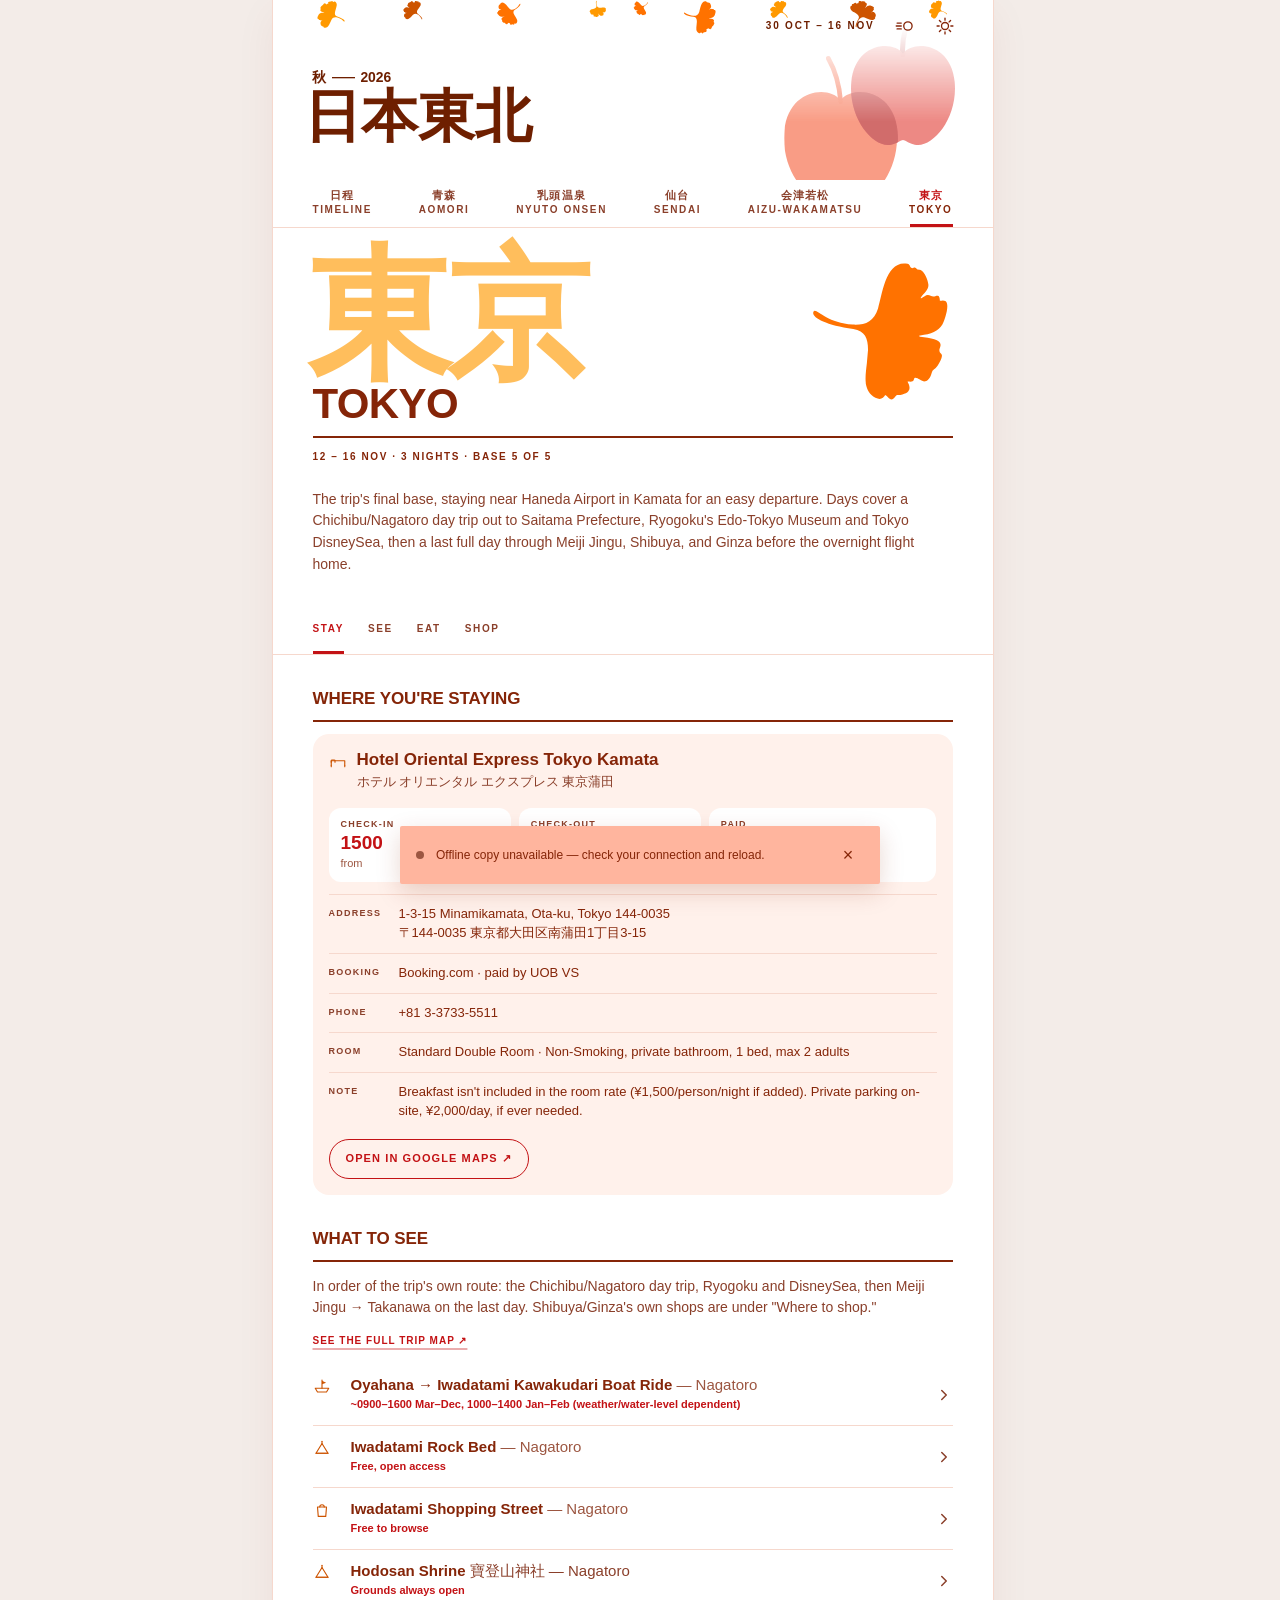
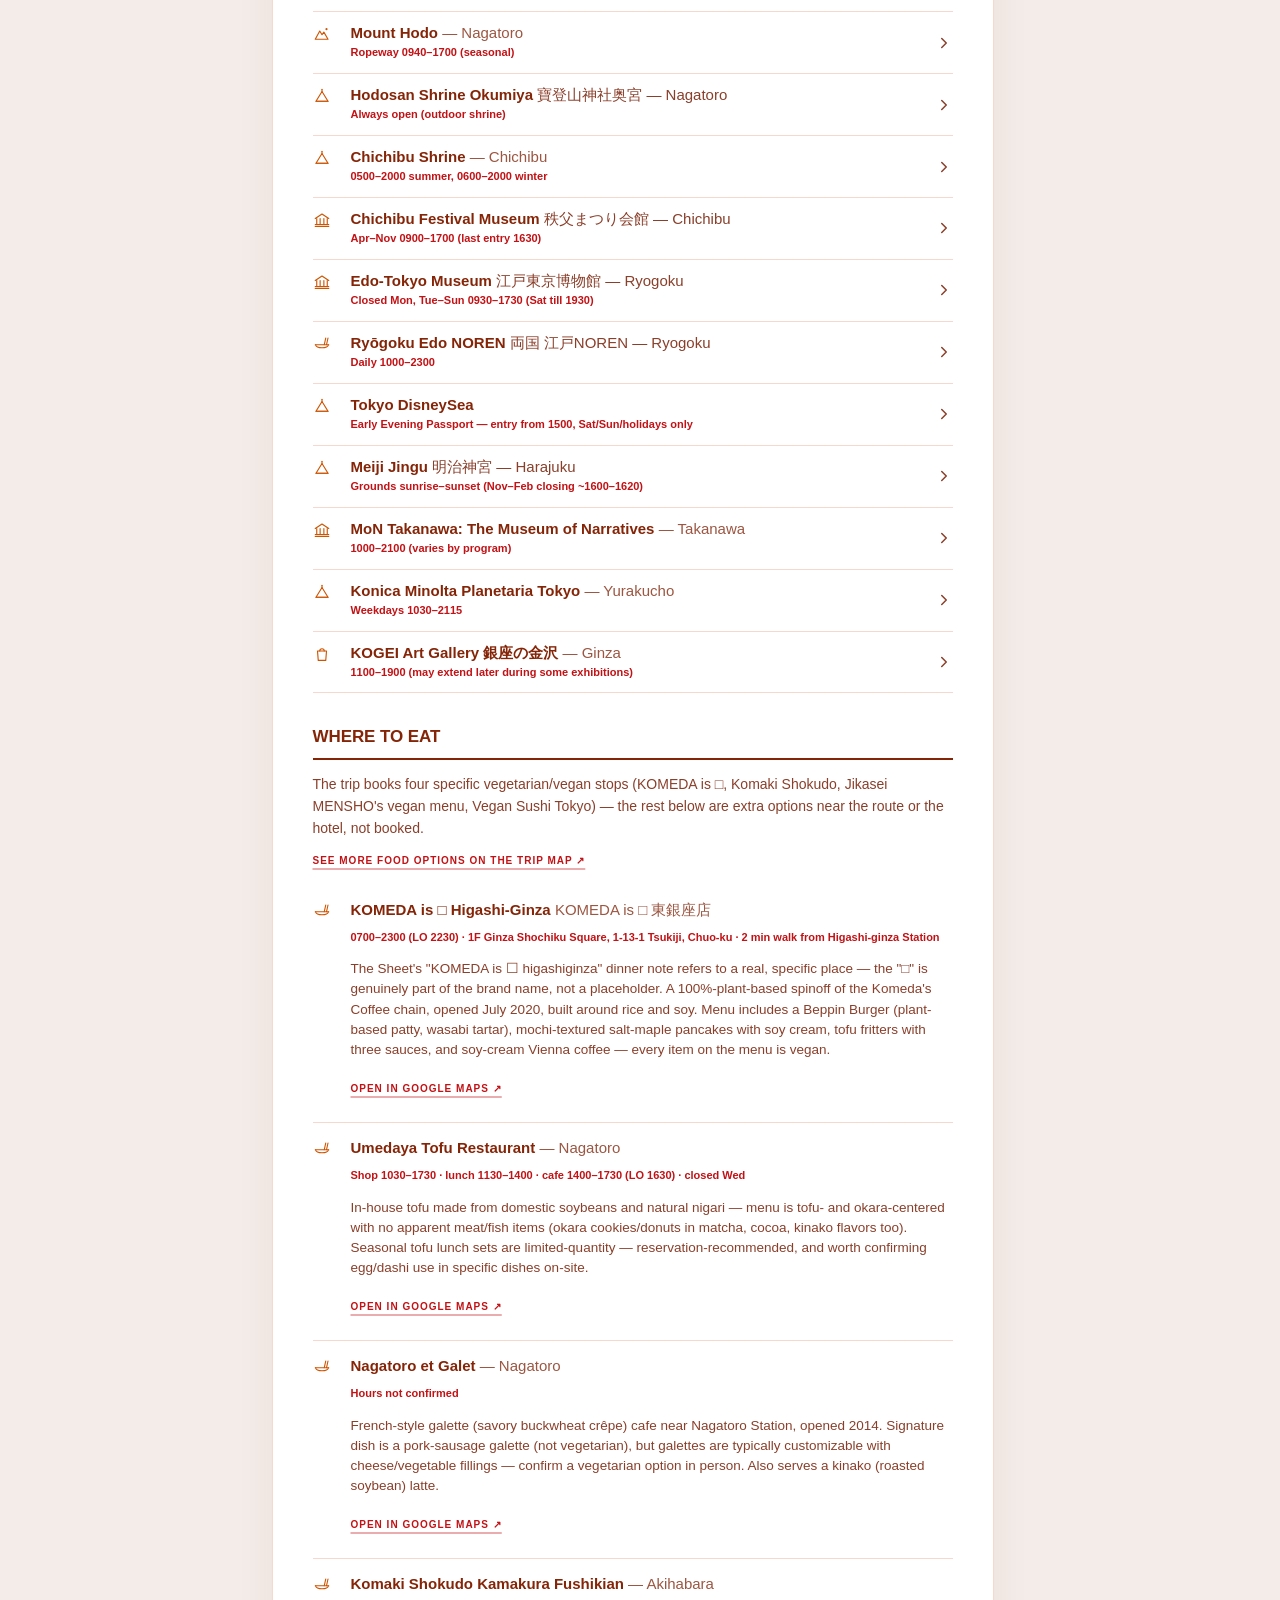
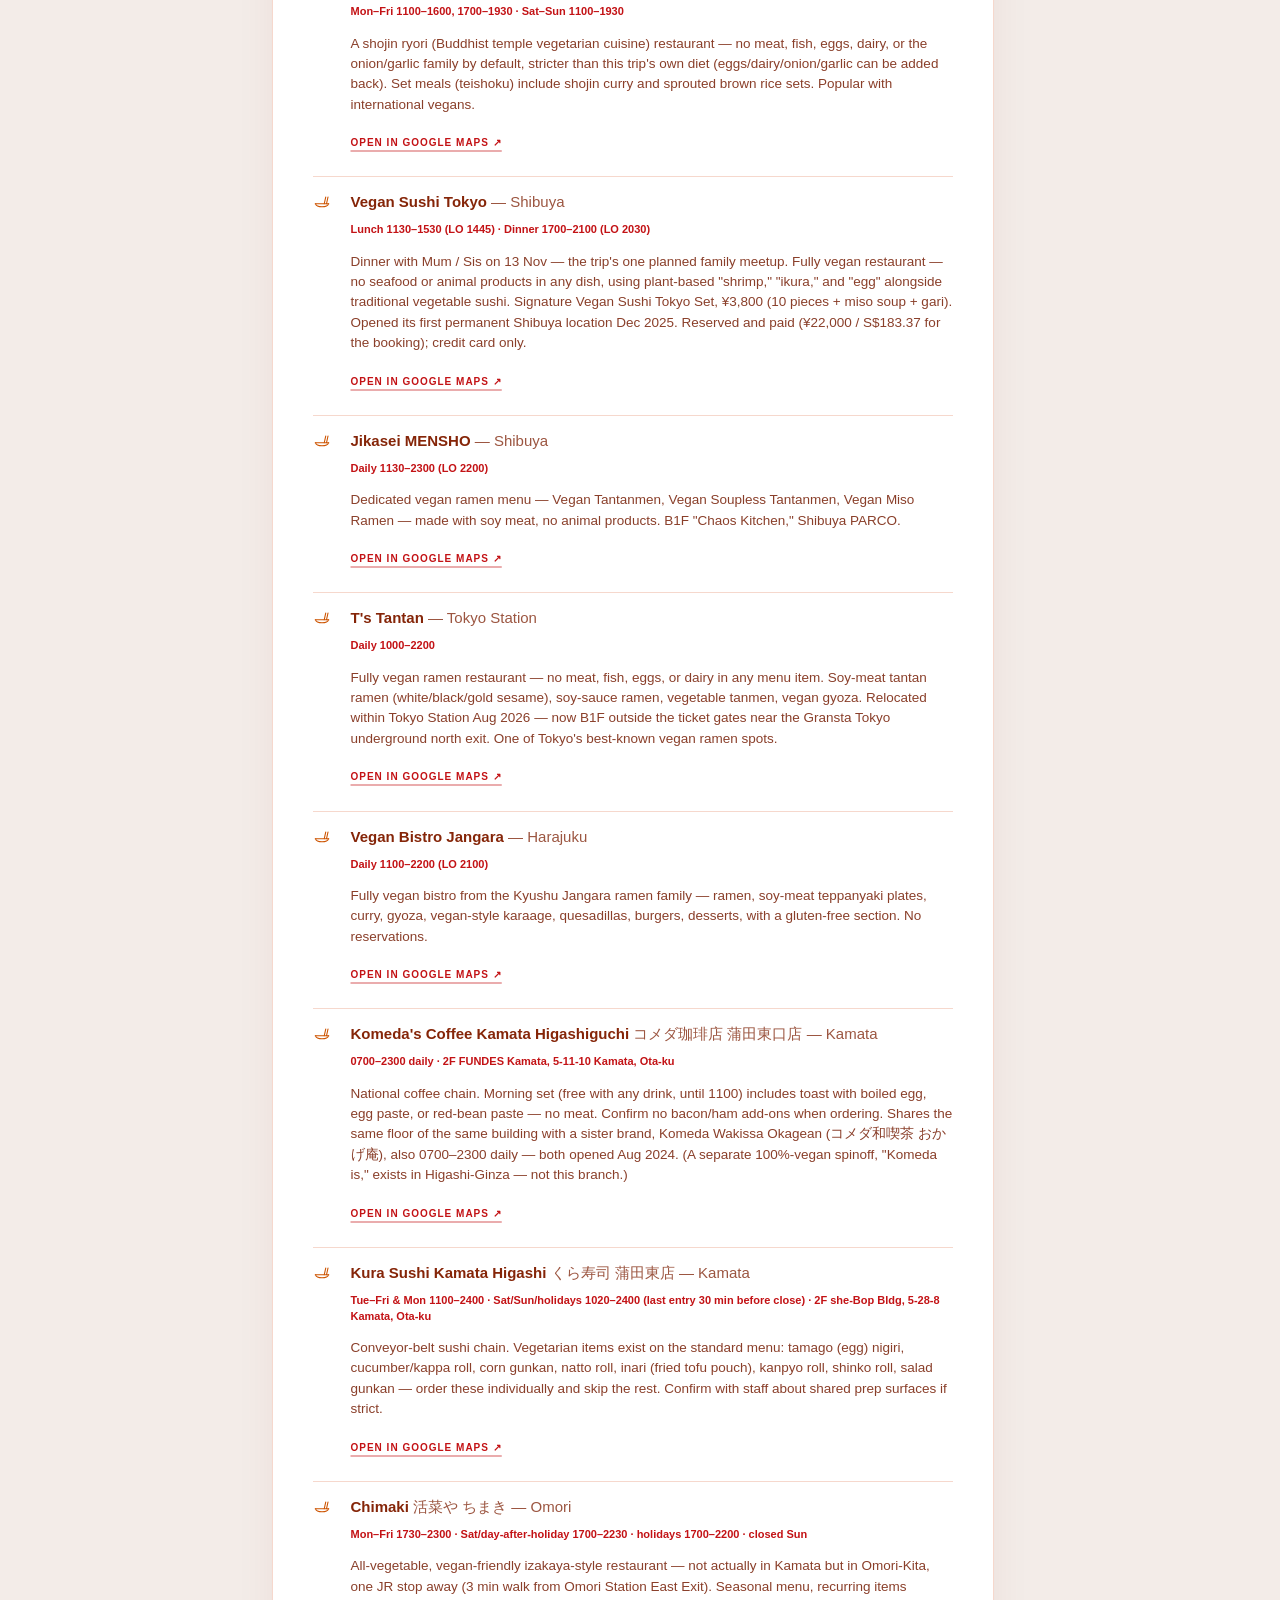
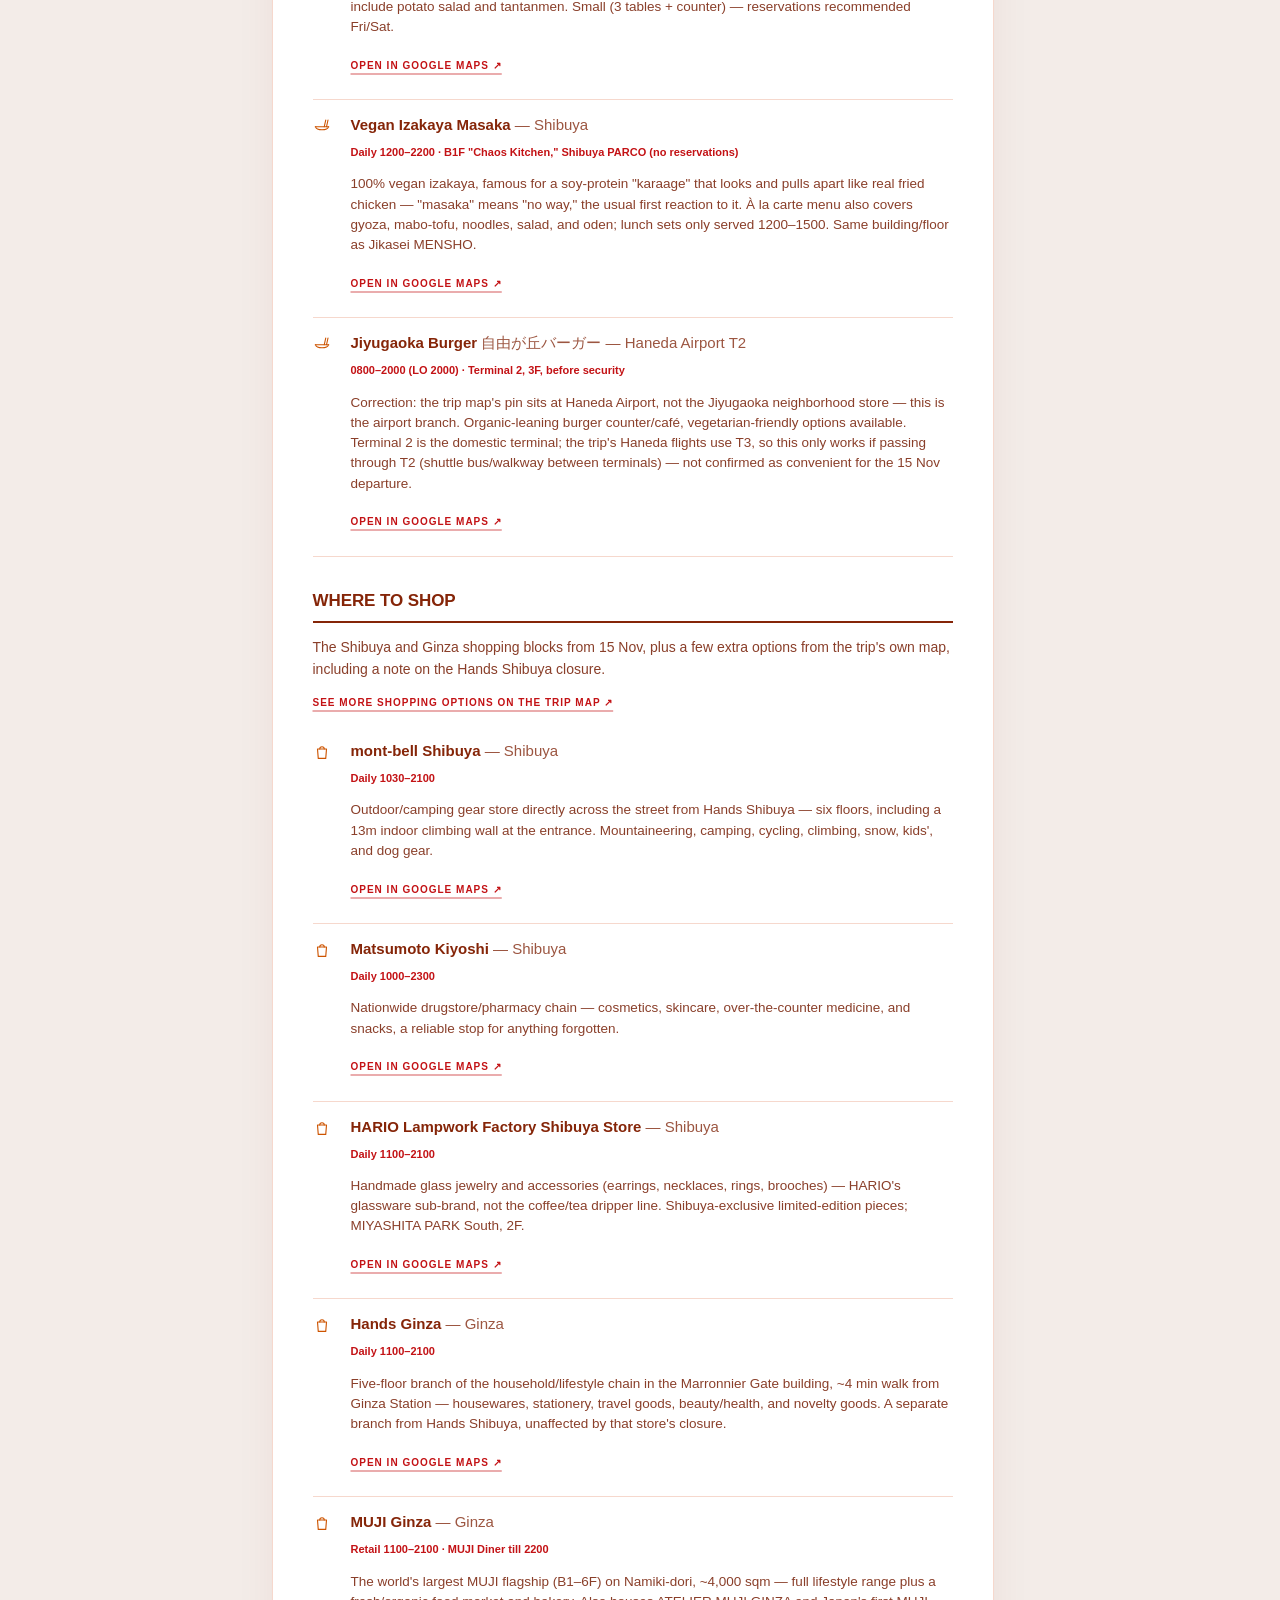
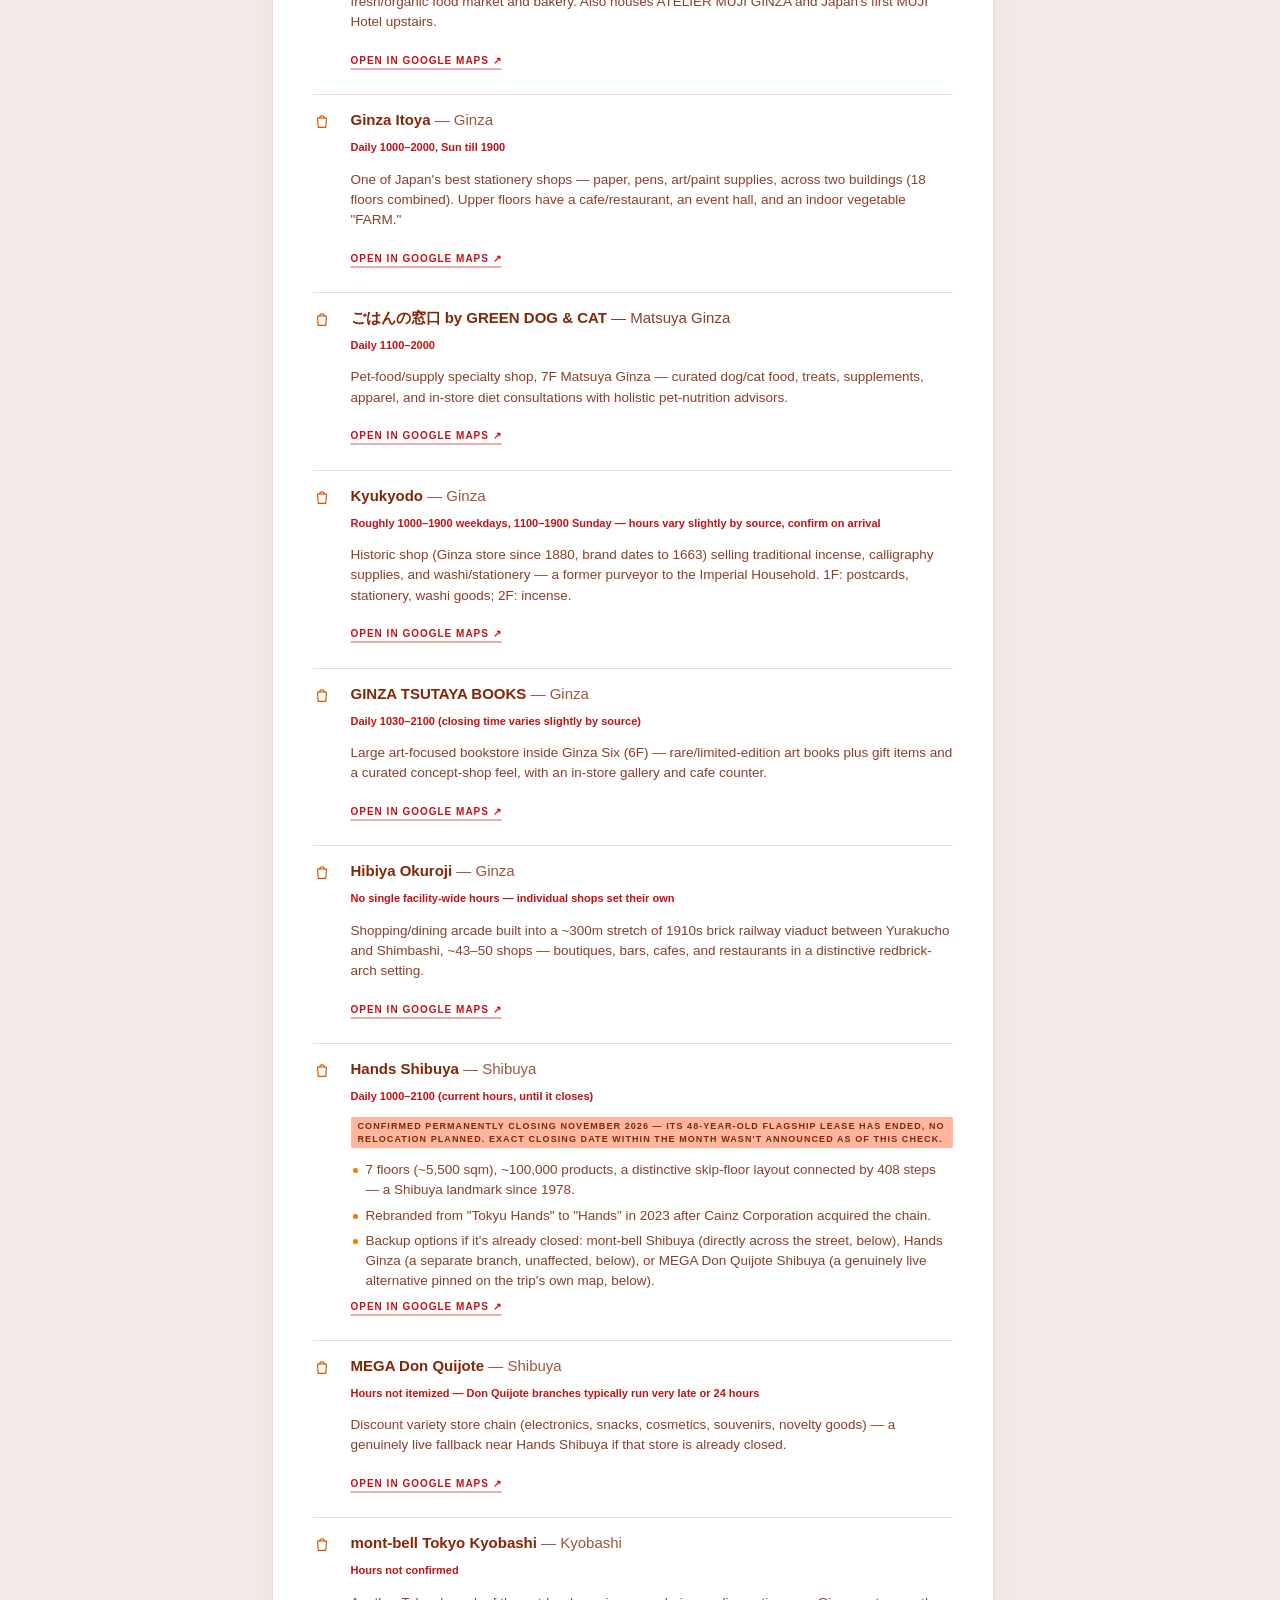
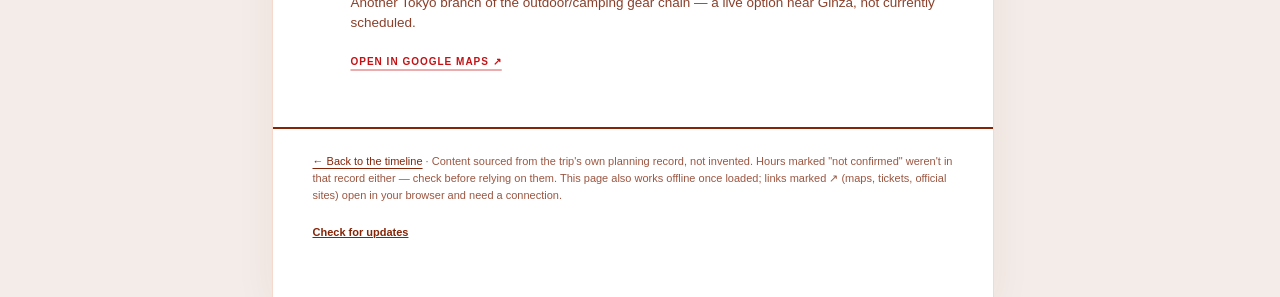
<file: tokyo.html>
<!doctype html><html lang="en"><head><meta charset="utf-8"><meta name="viewport" content="width=device-width,initial-scale=1,viewport-fit=cover"><title>REVISION-TEST — 2026 Tohoku</title><meta name="theme-color" content="#ffffff" media="(prefers-color-scheme: light)"><meta name="theme-color" content="#1a0a06" media="(prefers-color-scheme: dark)"><script>try{var t=sessionStorage.getItem("theme");"light"!==t&&"dark"!==t||document.documentElement.setAttribute("data-theme",t),"off"===localStorage.getItem("motion")&&document.documentElement.setAttribute("data-motion","off")}catch(t){}</script><link rel="icon" href="favicon.ico?v=2" sizes="any"><link rel="icon" type="image/png" sizes="16x16" href="icons/favicon-16.png?v=2"><link rel="icon" type="image/png" sizes="32x32" href="icons/favicon-32.png?v=2"><link rel="icon" type="image/png" sizes="48x48" href="icons/favicon-48.png?v=2"><link rel="apple-touch-icon" sizes="180x180" href="icons/apple-touch-icon.png?v=2"><link rel="manifest" href="manifest.webmanifest"><meta name="apple-mobile-web-app-capable" content="yes"><meta name="apple-mobile-web-app-status-bar-style" content="black-translucent"><meta name="apple-mobile-web-app-title" content="Tohoku 2026"><meta name="mobile-web-app-capable" content="yes"><link rel="stylesheet" href="styles.css"></head><body class="page-ref"><svg style="display:none" aria-hidden="true"><symbol id="i-hotel" viewBox="0 0 24 24" fill="none" stroke="currentColor" stroke-width="1.5" stroke-linecap="round" stroke-linejoin="round"><path d="M3 19v-6h18v6"/><path d="M3 15v-2a1 1 0 0 1 1-1h3a1 1 0 0 1 1 1v2"/><path d="M3 21v-2M21 21v-2"/></symbol><symbol id="i-food" viewBox="0 0 24 24" fill="none" stroke="currentColor" stroke-width="1.5" stroke-linecap="round" stroke-linejoin="round"><path d="M3.5 13a8.5 4 0 0 0 17 0"/><path d="M3 13h18"/><path d="M17 4 15 13M20 4 18 13"/></symbol><symbol id="i-museum" viewBox="0 0 24 24" fill="none" stroke="currentColor" stroke-width="1.5" stroke-linecap="round" stroke-linejoin="round"><path d="M3 10 12 4l9 6"/><path d="M5 10v8M9.5 10v8M14.5 10v8M19 10v8"/><path d="M3 18h18M3 20.5h18"/></symbol><symbol id="i-site" viewBox="0 0 24 24" fill="none" stroke="currentColor" stroke-width="1.5" stroke-linecap="round" stroke-linejoin="round"><path d="M4 19 12 6l8 13Z"/><path d="M4 19h16"/><path d="M12 6V3"/></symbol><symbol id="i-shop" viewBox="0 0 24 24" fill="none" stroke="currentColor" stroke-width="1.5" stroke-linecap="round" stroke-linejoin="round"><path d="M6 8h12l-1 12.5H7Z"/><path d="M9 8a3 3 0 0 1 6 0"/></symbol><symbol id="i-hike" viewBox="0 0 24 24" fill="none" stroke="currentColor" stroke-width="1.5" stroke-linecap="round" stroke-linejoin="round"><circle cx="18" cy="5.5" r="1.4" fill="currentColor" stroke="none"/><path d="M3 19 9 8l3 5 2.5-3.5L20 19Z"/></symbol><symbol id="i-ferry" viewBox="0 0 24 24" fill="none" stroke="currentColor" stroke-width="1.5" stroke-linecap="round" stroke-linejoin="round"><path d="M3 15h18l-3 5H6l-3-5Z"/><path d="M12 15V4"/><path d="M12 5l5.5 2.5L12 9.5Z" fill="currentColor" stroke="none"/></symbol></svg><header class="hero"><div class="hero__apples" aria-hidden="true"><img class="hero__a hero__a--coral-stem" src="art/apple-coral-stem.svg" alt="" width="54" height="148"> <img class="hero__a hero__a--coral" src="art/apple-coral.svg" alt="" width="345" height="329"> <img class="hero__a hero__a--red-stem" src="art/apple-red-stem.svg" alt="" width="44" height="141"> <img class="hero__a hero__a--red" src="art/apple-red.svg" alt="" width="319" height="303"> <img class="hero__a hero__a--overlap" src="art/apple-overlap.svg" alt="" width="319" height="303"></div><div class="hero__leaves" aria-hidden="true"><span class="leaf" style="--x:6%;--s:30px;--dur:11s;--delay:-2s;--drift:40px;--spin:300deg"><svg viewBox="320 82 250 250" focusable="false"><path d="M449.25 246.379C460.533 225.133 476.462 222.226 496.83 227.12C541.311 237.816 553.072 268.225 558.45 260.901C564.294 252.931 544.532 235.312 497.122 219.684C476.844 213.003 475.328 197.176 479.103 179.134C480.77 173.201 482.839 165.764 484.871 158.247C488.484 146.698 492.184 135.284 492.862 125.617C493.004 124.701 493.085 123.978 493.08 123.51C492.982 113.691 490.383 104.771 481.406 97.3843C473.807 91.784 468.407 93.7924 464.067 98.8266C460.418 96.265 458.945 89.1436 453.319 89.564C450.482 89.4618 447.677 94.0691 445.226 94.8827C442.432 95.3972 441.091 94.2428 438.589 94.4334C424.124 94.2511 417.619 99.7546 422.479 114.483C420.272 114.333 415.969 112.689 413.925 113.548C410.722 114.885 410.831 118.491 409.587 118.582C403.959 119.004 399.18 109.613 392.879 109.454C386.578 109.288 382.447 115.636 379.87 120.481C376.072 127.592 376.438 125.129 371.047 128.675C366.52 131.211 356.73 143.254 356.761 147.966C356.368 151.139 359.252 151.861 359.435 154.368C360.144 159.655 357.35 160.176 355.851 165.318C353.347 174.58 369.887 180.319 387.406 185.851C390.444 186.815 389.283 188.153 386.816 187.977C368.718 186.402 354.735 189.689 346.431 199.332C341.807 204.703 326.506 231.917 334.216 237.947C336.949 240.091 339.633 239.881 343.156 239.803C343.403 239.793 342.032 245.858 344.096 248.221C346.156 250.579 350.105 248.709 352.651 249.15C356.16 249.835 358.603 253.106 361.779 253.499C364.935 253.992 369.517 251.243 373.597 249.909C374.854 249.503 374.742 250.831 374.039 251.489C366.966 258.147 357.861 261.673 357.446 271.423C357.135 279.931 359.568 291.974 365.982 297.502C367.666 298.953 369.816 298.884 371.005 299.489C373.45 300.721 371.615 301.907 374.49 303.083C377.082 304.148 377.031 302.338 379.936 303.385C383.783 304.756 381.161 309.728 386.069 311.883C421.37 325.422 437.881 267.781 449.25 246.379Z" style="fill:var(--art-gold)"/></svg></span><span class="leaf" style="--x:18%;--s:22px;--dur:13s;--delay:-9s;--drift:-30px;--spin:-260deg"><svg viewBox="130 715 175 175" focusable="false"><path d="M217.958 832.524C230.865 820.533 242.584 822.345 255.502 830.62C283.711 848.7 284.549 872.564 290.028 868.787C295.985 864.675 286.541 847.74 257.49 825.546C245.062 816.055 247.813 804.74 254.756 793.163C257.334 789.458 260.551 784.809 263.762 780.096C269.034 772.973 274.334 765.963 277.124 759.437C277.442 758.837 277.672 758.357 277.781 758.032C280.071 751.214 280.413 744.419 275.975 737.152C272.062 731.453 267.843 731.547 263.632 733.988C261.722 731.34 262.413 726.059 258.419 724.999C256.481 724.247 253.433 726.761 251.543 726.736C249.486 726.421 248.835 725.301 247.058 724.832C237.094 721.233 231.271 723.479 231.099 734.837C229.607 734.203 227.024 732.033 225.404 732.136C222.867 732.293 222.077 734.814 221.194 734.578C217.199 733.519 216.147 725.874 211.825 724.252C207.505 722.624 203.123 726.025 200.177 728.758C195.842 732.767 196.687 731.15 192.105 732.309C188.364 732.977 178.699 738.96 177.589 742.227C176.556 744.329 178.378 745.521 177.902 747.299C177.124 751.127 175.066 750.818 172.794 754.015C168.838 759.823 178.904 767.764 189.698 775.797C191.569 777.194 190.444 777.841 188.779 777.127C176.635 771.692 166.171 770.61 158.111 775.288C153.622 777.895 136.502 793.051 140.389 799.074C141.765 801.214 143.673 801.713 146.129 802.504C146.302 802.557 143.898 806.424 144.758 808.555C145.618 810.681 148.799 810.335 150.455 811.251C152.718 812.568 153.623 815.417 155.726 816.451C157.792 817.55 161.622 816.748 164.765 816.805C165.732 816.825 165.336 817.717 164.691 818.004C158.2 820.913 151.053 821.167 148.425 827.813C146.168 833.625 144.96 842.542 148.071 847.907C148.887 849.315 150.392 849.783 151.069 850.487C152.465 851.927 150.911 852.307 152.618 853.81C154.156 855.17 154.555 853.905 156.313 855.327C158.647 857.199 155.638 860.01 158.517 862.679C179.692 880.522 204.953 844.603 217.958 832.524Z" style="fill:var(--art-rust)"/></svg></span><span class="leaf" style="--x:31%;--s:26px;--dur:10s;--delay:-5s;--drift:50px;--spin:340deg"><svg viewBox="38 972 175 175" focusable="false"><path d="M126.246 1027.62C138.212 1040.56 150.035 1039.63 163.54 1032.36C193.033 1016.46 195.668 992.723 200.847 996.903C206.477 1001.45 195.782 1017.63 165.139 1037.57C152.031 1046.09 153.92 1057.58 159.97 1069.65C162.261 1073.54 165.118 1078.42 167.964 1083.36C172.684 1090.86 177.44 1098.25 179.73 1104.97C180.001 1105.59 180.194 1106.09 180.278 1106.42C182.047 1113.39 181.876 1120.19 176.902 1127.1C172.571 1132.49 168.371 1132.08 164.356 1129.33C162.252 1131.82 162.542 1137.14 158.48 1137.9C156.49 1138.5 153.641 1135.76 151.754 1135.65C149.679 1135.8 148.945 1136.87 147.139 1137.21C136.931 1140.04 131.295 1137.36 131.979 1126.02C130.444 1126.54 127.705 1128.51 126.098 1128.29C123.579 1127.94 122.981 1125.37 122.084 1125.54C118.019 1126.29 116.394 1133.83 111.962 1135.13C107.531 1136.42 103.418 1132.7 100.687 1129.75C96.6669 1125.43 97.3871 1127.1 92.906 1125.6C89.2263 1124.66 80.04 1117.96 79.18 1114.62C78.308 1112.45 80.2148 1111.39 79.8748 1109.58C79.3873 1105.71 77.3119 1105.86 75.2878 1102.5C71.7809 1096.41 82.4181 1089.25 93.7868 1082.06C95.7577 1080.81 94.6853 1080.08 92.9715 1080.66C80.4518 1085.17 69.9361 1085.46 62.2515 1080.18C57.9722 1077.24 42.0442 1060.84 46.3746 1055.13C47.9085 1053.1 49.8485 1052.74 52.3573 1052.14C52.534 1052.1 50.428 1048.06 51.447 1046C52.4645 1043.95 55.6106 1044.53 57.3309 1043.74C59.6871 1042.6 60.8046 1039.83 62.9794 1038.96C65.122 1038.02 68.8806 1039.11 72.0191 1039.29C72.9852 1039.34 72.6576 1038.42 72.0362 1038.08C65.7827 1034.69 58.6757 1033.9 56.5565 1027.08C54.744 1021.11 54.2124 1012.13 57.7192 1007.01C58.6397 1005.67 60.175 1005.32 60.904 1004.67C62.4041 1003.34 60.883 1002.84 62.6988 1001.47C64.3348 1000.23 64.6372 1001.52 66.4979 1000.24C68.9658 998.545 66.1779 995.515 69.2497 993.071C91.7107 976.877 114.19 1014.6 126.246 1027.62Z" style="fill:var(--art-orange)"/></svg></span><span class="leaf" style="--x:44%;--s:18px;--dur:14s;--delay:-1s;--drift:-20px;--spin:220deg"><svg viewBox="68 844 138 138" focusable="false"><path d="M150.328 903.402C137.389 904.258 131.538 897.781 128.003 887.058C120.288 863.636 130.89 849.62 126.007 849.232C120.697 848.815 118.227 862.87 124.512 889.033C127.203 900.223 120.379 905.407 111.038 908.795C107.846 909.714 103.85 910.875 99.8286 912.076C93.5106 913.696 87.2294 915.238 82.6063 917.669C82.146 917.864 81.7917 918.032 81.5786 918.167C77.1055 920.997 73.755 924.719 72.9157 930.929C72.5042 936 74.9566 937.905 78.4951 938.467C78.3561 940.866 75.5098 943.561 77.2984 946.02C78.0563 947.35 80.9639 947.329 82.0318 948.221C83.0603 949.356 82.9117 950.298 83.7086 951.39C87.7282 958.072 92.096 959.492 97.4679 953.087C98.0255 954.141 98.4927 956.58 99.4658 957.273C100.988 958.362 102.609 957.289 103.004 957.833C104.794 960.293 101.845 965.147 103.56 968.08C105.271 971.016 109.352 971.108 112.304 970.915C116.641 970.638 115.408 971.169 118.562 972.635C121.009 973.99 129.306 975.061 131.456 973.71C133.022 972.99 132.535 971.464 133.632 970.669C135.854 968.844 136.886 969.976 139.668 969.205C144.624 967.726 142.562 958.517 140.128 948.918C139.708 947.252 140.65 947.404 141.27 948.585C145.681 957.327 151.155 962.803 157.93 963.874C161.703 964.47 178.517 963.763 179.094 958.519C179.301 956.658 178.443 955.488 177.408 953.895C177.334 953.785 180.503 952.693 181 951.076C181.496 949.463 179.519 948.184 178.999 946.892C178.318 945.089 179.124 943.042 178.403 941.475C177.734 939.888 175.174 938.568 173.406 937.076C172.863 936.615 173.503 936.29 174.004 936.425C179.062 937.778 183.261 940.951 187.848 938.376C191.835 936.105 196.665 931.574 197.379 927.066C197.567 925.883 196.925 924.917 196.865 924.2C196.737 922.73 197.801 923.235 197.524 921.583C197.277 920.093 196.462 920.63 196.118 919.002C195.654 916.849 198.677 916.641 198.273 913.78C194.465 893.759 163.362 902.543 150.328 903.402Z" style="fill:var(--art-gold)"/></svg></span><span class="leaf" style="--x:57%;--s:34px;--dur:12s;--delay:-7s;--drift:30px;--spin:-320deg"><svg viewBox="735 970 368 372" focusable="false"><path d="M910.746 1100.16C899.792 1134.95 876.849 1143.68 845.136 1142.01C775.874 1138.35 749.946 1096.26 743.951 1108.67C737.44 1122.16 771.764 1142.97 846.753 1153.17C878.828 1157.53 885.457 1180.71 884.811 1208.65C883.965 1217.95 882.934 1229.61 881.98 1241.38C879.783 1259.59 877.419 1277.63 879.077 1292.22C879.119 1293.63 879.198 1294.73 879.334 1295.43C882.191 1310.04 888.529 1322.61 903.951 1331.15C916.824 1337.4 924.32 1332.91 929.4 1324.21C935.547 1327.02 939.708 1337.23 947.979 1335.05C952.236 1334.42 955.146 1326.78 958.574 1324.89C962.598 1323.35 964.916 1324.7 968.592 1323.73C990.206 1320 998.384 1310 987.072 1289.39C990.404 1289 997.272 1290.26 1000.08 1288.42C1004.49 1285.54 1003.33 1280.2 1005.16 1279.72C1013.43 1277.53 1023.15 1290.21 1032.59 1288.71C1042.03 1287.22 1046.43 1276.62 1048.93 1268.68C1052.63 1257.03 1052.77 1260.81 1059.82 1254.03C1065.87 1249 1077.14 1228.35 1075.79 1221.33C1075.5 1216.49 1071.01 1216.21 1070.04 1212.52C1067.52 1204.84 1071.54 1203.29 1072.36 1195.21C1073.54 1180.71 1047.29 1176.72 1019.65 1173.31C1014.86 1172.72 1016.22 1170.4 1019.94 1169.98C1047.36 1167.33 1067.29 1158.57 1077.01 1141.91C1082.42 1132.62 1097.72 1087.83 1084.56 1080.97C1079.89 1078.53 1075.95 1079.58 1070.72 1080.67C1070.35 1080.75 1070.72 1071.33 1066.99 1068.38C1063.27 1065.43 1057.9 1069.31 1053.98 1069.36C1048.56 1069.31 1044.02 1065.11 1039.18 1065.4C1034.33 1065.53 1028.26 1070.9 1022.55 1074.01C1020.79 1074.96 1020.59 1072.95 1021.45 1071.78C1030.16 1059.9 1042.76 1052.13 1040.69 1037.48C1038.8 1024.71 1031.85 1007.43 1020.76 1000.96C1017.85 999.262 1014.66 999.958 1012.72 999.386C1008.74 998.223 1011.15 995.949 1006.54 994.99C1002.38 994.118 1002.95 996.802 998.334 996.043C992.22 995.062 994.757 986.926 986.845 985.068C930.483 974.633 921.786 1065.12 910.746 1100.16Z" style="fill:var(--art-orange)"/></svg></span><span class="leaf" style="--x:69%;--s:20px;--dur:15s;--delay:-11s;--drift:-40px;--spin:280deg"><svg viewBox="906 1343 172 172" focusable="false"><path d="M992.958 1460.52C1005.87 1448.53 1017.58 1450.35 1030.5 1458.62C1058.71 1476.7 1059.55 1500.56 1065.03 1496.79C1070.98 1492.68 1061.54 1475.74 1032.49 1453.55C1020.06 1444.05 1022.81 1432.74 1029.76 1421.16C1032.33 1417.46 1035.55 1412.81 1038.76 1408.1C1044.03 1400.97 1049.33 1393.96 1052.12 1387.44C1052.44 1386.84 1052.67 1386.36 1052.78 1386.03C1055.07 1379.21 1055.41 1372.42 1050.97 1365.15C1047.06 1359.45 1042.84 1359.55 1038.63 1361.99C1036.72 1359.34 1037.41 1354.06 1033.42 1353C1031.48 1352.25 1028.43 1354.76 1026.54 1354.74C1024.49 1354.42 1023.83 1353.3 1022.06 1352.83C1012.09 1349.23 1006.27 1351.48 1006.1 1362.84C1004.61 1362.2 1002.02 1360.03 1000.4 1360.14C997.867 1360.29 997.077 1362.81 996.194 1362.58C992.199 1361.52 991.147 1353.87 986.825 1352.25C982.505 1350.62 978.123 1354.02 975.177 1356.76C970.842 1360.77 971.687 1359.15 967.105 1360.31C963.364 1360.98 953.699 1366.96 952.589 1370.23C951.556 1372.33 953.378 1373.52 952.902 1375.3C952.124 1379.13 950.066 1378.82 947.794 1382.02C943.838 1387.82 953.904 1395.76 964.698 1403.8C966.569 1405.19 965.444 1405.84 963.779 1405.13C951.635 1399.69 941.171 1398.61 933.111 1403.29C928.622 1405.89 911.502 1421.05 915.389 1427.07C916.765 1429.21 918.673 1429.71 921.129 1430.5C921.302 1430.56 918.898 1434.42 919.758 1436.55C920.618 1438.68 923.799 1438.33 925.455 1439.25C927.718 1440.57 928.623 1443.42 930.726 1444.45C932.792 1445.55 936.622 1444.75 939.765 1444.8C940.732 1444.83 940.336 1445.72 939.691 1446C933.2 1448.91 926.053 1449.17 923.425 1455.81C921.168 1461.63 919.96 1470.54 923.071 1475.91C923.887 1477.31 925.392 1477.78 926.069 1478.49C927.465 1479.93 925.911 1480.31 927.618 1481.81C929.156 1483.17 929.555 1481.91 931.313 1483.33C933.647 1485.2 930.638 1488.01 933.517 1490.68C954.692 1508.52 979.953 1472.6 992.958 1460.52Z" style="fill:var(--art-gold)"/></svg></span><span class="leaf" style="--x:80%;--s:28px;--dur:11.5s;--delay:-4s;--drift:25px;--spin:-300deg"><svg viewBox="552 1890 200 205" focusable="false"><path d="M664.017 2018.45C644.799 2011.28 632.99 2018.43 622.761 2033.07C600.427 2065.06 610.123 2091.12 602.548 2089.49C594.311 2087.71 596.955 2065.28 618.368 2028.5C627.53 2012.76 619.545 2001.8 606.93 1992.43C602.51 1989.58 596.983 1986.01 591.434 1982.36C582.596 1977.03 573.779 1971.84 567.878 1966.06C567.269 1965.55 566.808 1965.14 566.547 1964.84C561.055 1958.52 557.668 1951.35 559.218 1941.56C560.899 1933.69 565.481 1931.92 571.099 1932.68C571.978 1928.98 568.89 1923.6 572.717 1920.69C574.47 1919.02 578.866 1920.37 580.89 1919.5C582.964 1918.25 583.167 1916.75 584.871 1915.46C593.999 1907.16 601.263 1906.99 606.493 1919.14C607.817 1917.8 609.633 1914.31 611.422 1913.71C614.223 1912.75 616.193 1915.11 617.038 1914.47C620.869 1911.55 618.606 1902.86 622.537 1899.19C626.464 1895.52 632.691 1897.23 637.075 1898.87C643.521 1901.26 641.894 1899.89 647.34 1899.11C651.663 1898.16 664.723 1900.31 667.369 1903.33C669.414 1905.14 667.982 1907.23 669.284 1908.93C671.822 1912.71 673.9 1911.46 677.765 1913.89C684.602 1918.39 677.294 1931.4 669.244 1944.84C667.85 1947.18 669.347 1947.37 670.822 1945.87C681.48 1934.62 692.262 1928.81 703.016 1930.27C709.005 1931.08 734.162 1939.79 732.653 1948C732.122 1950.92 730.29 1952.3 727.998 1954.24C727.835 1954.38 732.141 1957.47 732.16 1960.15C732.179 1962.82 728.601 1963.86 727.226 1965.58C725.375 1968 725.666 1971.47 723.862 1973.52C722.127 1975.62 717.648 1976.45 714.29 1977.91C713.258 1978.36 714.08 1979.15 714.902 1979.17C723.18 1979.42 730.985 1976.52 736.766 1982.5C741.776 1987.76 747.036 1996.82 746.07 2003.97C745.817 2005.85 744.406 2007.02 743.988 2008.08C743.126 2010.25 744.967 2009.97 743.798 2012.35C742.746 2014.49 741.755 2013.31 740.494 2015.62C738.814 2018.67 743.3 2020.36 741.387 2024.51C726.519 2053.12 683.378 2025.68 664.017 2018.45Z" style="fill:var(--art-rust)"/></svg></span><span class="leaf" style="--x:91%;--s:20px;--dur:13.5s;--delay:-8s;--drift:-35px;--spin:260deg"><svg viewBox="320 82 250 250" focusable="false"><path d="M449.25 246.379C460.533 225.133 476.462 222.226 496.83 227.12C541.311 237.816 553.072 268.225 558.45 260.901C564.294 252.931 544.532 235.312 497.122 219.684C476.844 213.003 475.328 197.176 479.103 179.134C480.77 173.201 482.839 165.764 484.871 158.247C488.484 146.698 492.184 135.284 492.862 125.617C493.004 124.701 493.085 123.978 493.08 123.51C492.982 113.691 490.383 104.771 481.406 97.3843C473.807 91.784 468.407 93.7924 464.067 98.8266C460.418 96.265 458.945 89.1436 453.319 89.564C450.482 89.4618 447.677 94.0691 445.226 94.8827C442.432 95.3972 441.091 94.2428 438.589 94.4334C424.124 94.2511 417.619 99.7546 422.479 114.483C420.272 114.333 415.969 112.689 413.925 113.548C410.722 114.885 410.831 118.491 409.587 118.582C403.959 119.004 399.18 109.613 392.879 109.454C386.578 109.288 382.447 115.636 379.87 120.481C376.072 127.592 376.438 125.129 371.047 128.675C366.52 131.211 356.73 143.254 356.761 147.966C356.368 151.139 359.252 151.861 359.435 154.368C360.144 159.655 357.35 160.176 355.851 165.318C353.347 174.58 369.887 180.319 387.406 185.851C390.444 186.815 389.283 188.153 386.816 187.977C368.718 186.402 354.735 189.689 346.431 199.332C341.807 204.703 326.506 231.917 334.216 237.947C336.949 240.091 339.633 239.881 343.156 239.803C343.403 239.793 342.032 245.858 344.096 248.221C346.156 250.579 350.105 248.709 352.651 249.15C356.16 249.835 358.603 253.106 361.779 253.499C364.935 253.992 369.517 251.243 373.597 249.909C374.854 249.503 374.742 250.831 374.039 251.489C366.966 258.147 357.861 261.673 357.446 271.423C357.135 279.931 359.568 291.974 365.982 297.502C367.666 298.953 369.816 298.884 371.005 299.489C373.45 300.721 371.615 301.907 374.49 303.083C377.082 304.148 377.031 302.338 379.936 303.385C383.783 304.756 381.161 309.728 386.069 311.883C421.37 325.422 437.881 267.781 449.25 246.379Z" style="fill:var(--art-gold)"/></svg></span><span class="leaf" style="--x:50%;--s:16px;--dur:16s;--delay:-13s;--drift:20px;--spin:200deg"><svg viewBox="38 972 175 175" focusable="false"><path d="M126.246 1027.62C138.212 1040.56 150.035 1039.63 163.54 1032.36C193.033 1016.46 195.668 992.723 200.847 996.903C206.477 1001.45 195.782 1017.63 165.139 1037.57C152.031 1046.09 153.92 1057.58 159.97 1069.65C162.261 1073.54 165.118 1078.42 167.964 1083.36C172.684 1090.86 177.44 1098.25 179.73 1104.97C180.001 1105.59 180.194 1106.09 180.278 1106.42C182.047 1113.39 181.876 1120.19 176.902 1127.1C172.571 1132.49 168.371 1132.08 164.356 1129.33C162.252 1131.82 162.542 1137.14 158.48 1137.9C156.49 1138.5 153.641 1135.76 151.754 1135.65C149.679 1135.8 148.945 1136.87 147.139 1137.21C136.931 1140.04 131.295 1137.36 131.979 1126.02C130.444 1126.54 127.705 1128.51 126.098 1128.29C123.579 1127.94 122.981 1125.37 122.084 1125.54C118.019 1126.29 116.394 1133.83 111.962 1135.13C107.531 1136.42 103.418 1132.7 100.687 1129.75C96.6669 1125.43 97.3871 1127.1 92.906 1125.6C89.2263 1124.66 80.04 1117.96 79.18 1114.62C78.308 1112.45 80.2148 1111.39 79.8748 1109.58C79.3873 1105.71 77.3119 1105.86 75.2878 1102.5C71.7809 1096.41 82.4181 1089.25 93.7868 1082.06C95.7577 1080.81 94.6853 1080.08 92.9715 1080.66C80.4518 1085.17 69.9361 1085.46 62.2515 1080.18C57.9722 1077.24 42.0442 1060.84 46.3746 1055.13C47.9085 1053.1 49.8485 1052.74 52.3573 1052.14C52.534 1052.1 50.428 1048.06 51.447 1046C52.4645 1043.95 55.6106 1044.53 57.3309 1043.74C59.6871 1042.6 60.8046 1039.83 62.9794 1038.96C65.122 1038.02 68.8806 1039.11 72.0191 1039.29C72.9852 1039.34 72.6576 1038.42 72.0362 1038.08C65.7827 1034.69 58.6757 1033.9 56.5565 1027.08C54.744 1021.11 54.2124 1012.13 57.7192 1007.01C58.6397 1005.67 60.175 1005.32 60.904 1004.67C62.4041 1003.34 60.883 1002.84 62.6988 1001.47C64.3348 1000.23 64.6372 1001.52 66.4979 1000.24C68.9658 998.545 66.1779 995.515 69.2497 993.071C91.7107 976.877 114.19 1014.6 126.246 1027.62Z" style="fill:var(--art-orange)"/></svg></span></div><a href="index.html" class="hero__title" aria-label="日本東北, Tohoku, autumn 2026. Go to the timeline"><span class="hero__kicker"><span lang="ja">秋</span><span class="hero__dash"></span><span>2026</span></span><span class="hero__name" lang="ja">日本東北</span></a><div class="hero__meta"><span class="hero__dates">30 Oct – 16 Nov</span><button class="theme-toggle motion-toggle hero__toggle" type="button" data-motion-toggle data-mode="on" aria-label="Motion on. Turn motion off." title="Motion on. Turn motion off."><svg class="ico-motion-on" viewBox="0 0 24 24" fill="none" stroke="currentColor" stroke-width="1.6" stroke-linecap="round" aria-hidden="true"><circle cx="15.5" cy="12" r="5"/><path d="M2.5 8.5h5M1.5 12h6M2.5 15.5h5"/></svg><svg class="ico-motion-off" viewBox="0 0 24 24" fill="none" stroke="currentColor" stroke-width="1.6" stroke-linecap="round" aria-hidden="true"><circle cx="12" cy="12" r="5"/><path d="M4 4l16 16"/></svg></button><button class="theme-toggle hero__toggle" type="button" data-theme-toggle data-mode="light" aria-label="Light mode. Switch to dark mode." title="Light mode. Switch to dark mode."><svg class="ico-light" viewBox="0 0 24 24" fill="none" stroke="currentColor" stroke-width="1.6" stroke-linecap="round" aria-hidden="true"><circle cx="12" cy="12" r="4.2"/><path d="M12 2.5v2.5M12 19v2.5M2.5 12H5M19 12h2.5M5.3 5.3l1.8 1.8M16.9 16.9l1.8 1.8M18.7 5.3l-1.8 1.8M7.1 16.9l-1.8 1.8"/></svg><svg class="ico-dark" viewBox="0 0 24 24" fill="none" stroke="currentColor" stroke-width="1.6" stroke-linejoin="round" aria-hidden="true"><path d="M19.5 14.5A8 8 0 0 1 9.5 4.5a8 8 0 1 0 10 10Z" fill="currentColor"/></svg></button></div></header><div class="navbar"><div class="mini" aria-hidden="true"><a href="index.html" class="mini__brand" tabindex="-1"><span class="mini__name" lang="ja">日本東北</span><span class="mini__kicker"><span lang="ja">秋</span><span class="hero__dash"></span><span>2026</span></span></a><div class="mini__meta"><span class="mini__dates">30 Oct – 16 Nov</span><button tabindex="-1" class="theme-toggle motion-toggle mini__toggle" type="button" data-motion-toggle data-mode="on" aria-label="Motion on. Turn motion off." title="Motion on. Turn motion off."><svg class="ico-motion-on" viewBox="0 0 24 24" fill="none" stroke="currentColor" stroke-width="1.6" stroke-linecap="round" aria-hidden="true"><circle cx="15.5" cy="12" r="5"/><path d="M2.5 8.5h5M1.5 12h6M2.5 15.5h5"/></svg><svg class="ico-motion-off" viewBox="0 0 24 24" fill="none" stroke="currentColor" stroke-width="1.6" stroke-linecap="round" aria-hidden="true"><circle cx="12" cy="12" r="5"/><path d="M4 4l16 16"/></svg></button><button tabindex="-1" class="theme-toggle mini__toggle" type="button" data-theme-toggle data-mode="light" aria-label="Light mode. Switch to dark mode." title="Light mode. Switch to dark mode."><svg class="ico-light" viewBox="0 0 24 24" fill="none" stroke="currentColor" stroke-width="1.6" stroke-linecap="round" aria-hidden="true"><circle cx="12" cy="12" r="4.2"/><path d="M12 2.5v2.5M12 19v2.5M2.5 12H5M19 12h2.5M5.3 5.3l1.8 1.8M16.9 16.9l1.8 1.8M18.7 5.3l-1.8 1.8M7.1 16.9l-1.8 1.8"/></svg><svg class="ico-dark" viewBox="0 0 24 24" fill="none" stroke="currentColor" stroke-width="1.6" stroke-linejoin="round" aria-hidden="true"><path d="M19.5 14.5A8 8 0 0 1 9.5 4.5a8 8 0 1 0 10 10Z" fill="currentColor"/></svg></button></div></div><nav class="route" aria-label="Destinations"><a href="index.html"><span class="route__jp" lang="ja">日程</span><span class="route__en">Timeline</span></a> <a href="aomori.html"><span class="route__jp" lang="ja">青森</span><span class="route__en">Aomori</span></a> <a href="nyuto.html"><span class="route__jp" lang="ja">乳頭<span class="route__long">温泉</span></span><span class="route__en">Nyuto<span class="route__long"> Onsen</span></span></a> <a href="sendai.html"><span class="route__jp" lang="ja">仙台</span><span class="route__en">Sendai</span></a> <a href="aizu.html"><span class="route__jp" lang="ja">会津<span class="route__long">若松</span></span><span class="route__en">Aizu<span class="route__long">-Wakamatsu</span></span></a> <a href="tokyo.html" aria-current="page"><span class="route__jp" lang="ja">東京</span><span class="route__en">Tokyo</span></a></nav></div><main class="ref"><header class="city"><div class="city__plate" aria-hidden="true"><span class="city__kanji" lang="ja">東京</span><svg class="city__mark city__mark--tokyo" viewBox="735 970 368 372" aria-hidden="true" focusable="false"><path d="M910.746 1100.16C899.792 1134.95 876.849 1143.68 845.136 1142.01C775.874 1138.35 749.946 1096.26 743.951 1108.67C737.44 1122.16 771.764 1142.97 846.753 1153.17C878.828 1157.53 885.457 1180.71 884.811 1208.65C883.965 1217.95 882.934 1229.61 881.98 1241.38C879.783 1259.59 877.419 1277.63 879.077 1292.22C879.119 1293.63 879.198 1294.73 879.334 1295.43C882.191 1310.04 888.529 1322.61 903.951 1331.15C916.824 1337.4 924.32 1332.91 929.4 1324.21C935.547 1327.02 939.708 1337.23 947.979 1335.05C952.236 1334.42 955.146 1326.78 958.574 1324.89C962.598 1323.35 964.916 1324.7 968.592 1323.73C990.206 1320 998.384 1310 987.072 1289.39C990.404 1289 997.272 1290.26 1000.08 1288.42C1004.49 1285.54 1003.33 1280.2 1005.16 1279.72C1013.43 1277.53 1023.15 1290.21 1032.59 1288.71C1042.03 1287.22 1046.43 1276.62 1048.93 1268.68C1052.63 1257.03 1052.77 1260.81 1059.82 1254.03C1065.87 1249 1077.14 1228.35 1075.79 1221.33C1075.5 1216.49 1071.01 1216.21 1070.04 1212.52C1067.52 1204.84 1071.54 1203.29 1072.36 1195.21C1073.54 1180.71 1047.29 1176.72 1019.65 1173.31C1014.86 1172.72 1016.22 1170.4 1019.94 1169.98C1047.36 1167.33 1067.29 1158.57 1077.01 1141.91C1082.42 1132.62 1097.72 1087.83 1084.56 1080.97C1079.89 1078.53 1075.95 1079.58 1070.72 1080.67C1070.35 1080.75 1070.72 1071.33 1066.99 1068.38C1063.27 1065.43 1057.9 1069.31 1053.98 1069.36C1048.56 1069.31 1044.02 1065.11 1039.18 1065.4C1034.33 1065.53 1028.26 1070.9 1022.55 1074.01C1020.79 1074.96 1020.59 1072.95 1021.45 1071.78C1030.16 1059.9 1042.76 1052.13 1040.69 1037.48C1038.8 1024.71 1031.85 1007.43 1020.76 1000.96C1017.85 999.262 1014.66 999.958 1012.72 999.386C1008.74 998.223 1011.15 995.949 1006.54 994.99C1002.38 994.118 1002.95 996.802 998.334 996.043C992.22 995.062 994.757 986.926 986.845 985.068C930.483 974.633 921.786 1065.12 910.746 1100.16Z" style="fill:var(--art-orange)"/></svg></div><h1 class="city__name">Tokyo</h1></header><p class="ref__sub">12 – 16 NOV · 3 NIGHTS · BASE 5 OF 5</p><p class="ref__intro">The trip's final base, staying near Haneda Airport in Kamata for an easy departure. Days cover a Chichibu/Nagatoro day trip out to Saitama Prefecture, Ryogoku's Edo-Tokyo Museum and Tokyo DisneySea, then a last full day through Meiji Jingu, Shibuya, and Ginza before the overnight flight home.</p><nav class="subnav" aria-label="Sections"><a href="#stay">Stay</a> <a href="#see">See</a> <a href="#eat">Eat</a> <a href="#shop">Shop</a></nav><h2 class="section-label" id="stay">Where you're staying</h2><article class="stay"><div class="stay__head"><svg class="stay__icon" aria-hidden="true"><use href="#i-hotel"/></svg><div><p class="stay__name">Hotel Oriental Express Tokyo Kamata</p><p class="stay__jp" lang="ja">ホテル オリエンタル エクスプレス 東京蒲田</p></div></div><div class="stay__tiles"><div class="stay__tile"><span class="stay__label">Check-in</span><span class="stay__big">1500</span><span class="stay__sub">from</span></div><div class="stay__tile"><span class="stay__label">Check-out</span><span class="stay__big">1100</span><span class="stay__sub">by</span></div><div class="stay__tile"><span class="stay__label">Paid</span><span class="stay__big">¥58,985</span><span class="stay__sub">≈ S$490.10</span></div></div><dl class="stay__facts"><dt>Address</dt><dd>1-3-15 Minamikamata, Ota-ku, Tokyo 144-0035<br>〒144-0035 東京都大田区南蒲田1丁目3-15</dd><dt>Booking</dt><dd>Booking.com · paid by UOB VS</dd><dt>Phone</dt><dd>+81 3-3733-5511</dd><dt>Room</dt><dd>Standard Double Room · Non-Smoking, private bathroom, 1 bed, max 2 adults</dd><dt>Note</dt><dd>Breakfast isn't included in the room rate (¥1,500/person/night if added). Private parking on-site, ¥2,000/day, if ever needed.</dd></dl><a class="stay__map" href="https://www.google.com/maps/search/?api=1&query=Hotel+Oriental+Express+Tokyo+Kamata" target="_blank" rel="noopener">Open in Google Maps ↗</a></article><h2 class="section-label" id="see">What to see</h2><p class="ref__intro" style="margin-bottom:var(--space-2)">In order of the trip's own route: the Chichibu/Nagatoro day trip, Ryogoku and DisneySea, then Meiji Jingu → Takanawa on the last day. Shibuya/Ginza's own shops are under "Where to shop."</p><a class="section-map-link" href="https://www.google.com/maps/d/edit?mid=1ZMRF5dMRoMmZC4AqGXF9uyO9KPdyumE&usp=sharing" target="_blank" rel="noopener">See the full trip map ↗</a><div class="place" id="oyahana-iwadatami-kawakudari-boat-ride" data-jp="長瀞ライン下り" data-photo="art/places/oyahana-iwadatami-kawakudari-boat-ride.jpg" data-photo-credit="Kentaro Ohno · CC BY 2.0" data-photo-source="https://www.flickr.com/photos/47335063@N08/17727541995"><svg class="place__icon"><use href="#i-ferry"/></svg><div><p class="place__name">Oyahana → Iwadatami Kawakudari Boat Ride <span style="color:var(--paper-faint);font-weight:400">— Nagatoro</span></p><p class="place__meta">~0900–1600 Mar–Dec, 1000–1400 Jan–Feb (weather/water-level dependent) · ¥2,000</p><div class="place__desc"><ul><li>Traditional engineless wooden boats guided downriver by boatmen with poles, not self-paddled.</li><li>The ~3km "upper course," ending at the Iwadatami pier near Nagatoro Station — mild rapids past pine-lined cliffs, ~15–30 min depending on water level.</li><li>Best scenery mid-to-late November (autumn colors); winter rides use heated kotatsu tables.</li></ul></div><a class="place__map" href="https://www.google.com/maps/search/?api=1&query=Nagatoro+Kawakudari+Boat+Ride" target="_blank" rel="noopener">Open in Google Maps ↗</a></div></div><div class="place" id="iwadatami-rock-bed" data-jp="岩畳" data-photo="art/places/iwadatami-rock-bed.jpg" data-photo-credit="Tmv · CC BY-SA 4.0" data-photo-source="https://commons.wikimedia.org/wiki/File:Nagatoro_Iwadatami_in_April_2024_7.png"><svg class="place__icon"><use href="#i-site"/></svg><div><p class="place__name">Iwadatami Rock Bed <span style="color:var(--paper-faint);font-weight:400">— Nagatoro</span></p><p class="place__meta">Free, open access</p><div class="place__desc"><ul><li>Flat-topped bed of crystalline schist along the Arakawa River — a National Scenic Site and Natural Monument since 1924.</li><li>Schist formed ~70 million years ago when seafloor sediment was subducted and metamorphosed under heat/pressure, later exposed by river erosion — part of the Chichibu Geopark.</li></ul></div><a class="place__map" href="https://www.google.com/maps/search/?api=1&query=Iwadatami+Nagatoro" target="_blank" rel="noopener">Open in Google Maps ↗</a></div></div><div class="place" id="iwadatami-shopping-street" data-jp="岩畳通り" data-photo="art/places/iwadatami-shopping-street.jpg"><svg class="place__icon"><use href="#i-shop"/></svg><div><p class="place__name">Iwadatami Shopping Street <span style="color:var(--paper-faint);font-weight:400">— Nagatoro</span></p><p class="place__meta">Free to browse</p><div class="place__desc"><ul><li>~400m shop street connecting Nagatoro Station to the Iwadatami rock bed, roughly 30 shops.</li><li>Known for walk-and-eat food — miso potato (fried potato, sweet miso glaze, vegetarian-friendly) and grilled ayu river fish (not vegetarian) — plus sweets and souvenirs.</li></ul></div><a class="place__map" href="https://www.google.com/maps/search/?api=1&query=Iwadatami+Shopping+Street+Nagatoro" target="_blank" rel="noopener">Open in Google Maps ↗</a></div></div><div class="place" id="hodosan-shrine" data-jp="寳登山神社" data-photo="art/places/hodosan-shrine.jpg" data-photo-credit="Carbonium · CC BY 3.0" data-photo-source="https://commons.wikimedia.org/wiki/File:Hodosan_Shrine_(Mt._Treasure-climb_Shrine)_-_%E5%AE%9D%E7%99%BB%E5%B1%B1%E7%A5%9E%E7%A4%BE_-_panoramio_(13).jpg"><svg class="place__icon"><use href="#i-site"/></svg><div><p class="place__name">Hodosan Shrine <span style="color:var(--paper-dim);font-weight:400">寶登山神社 — Nagatoro</span></p><p class="place__meta">Grounds always open · shrine office ~0830–1700 · Free</p><div class="place__desc"><ul><li>Founded 110 AD; one of Chichibu's three major shrines.</li><li>Current buildings date to the early Meiji era, Gongen-zukuri style (main hall and worship hall joined under one roof) with vividly colored carvings.</li><li>10-minute walk from Nagatoro Station; popular for autumn foliage viewing.</li></ul></div><a class="place__map" href="https://www.google.com/maps/search/?api=1&query=Hodosan+Shrine" target="_blank" rel="noopener">Open in Google Maps ↗</a></div></div><div class="place" id="mount-hodo" data-jp="宝登山" data-photo="art/places/mount-hodo.jpg" data-photo-credit="清兵衛 · CC BY-SA 3.0" data-photo-source="https://commons.wikimedia.org/wiki/File:Hodosan_top.jpg"><svg class="place__icon"><use href="#i-hike"/></svg><div><p class="place__name">Mount Hodo <span style="color:var(--paper-faint);font-weight:400">— Nagatoro</span></p><p class="place__meta">Ropeway 0940–1700 (seasonal) · ¥700 one-way / ¥1,200 round-trip</p><div class="place__desc"><ul><li>Ropeway covers 832m from base to summit station in ~5 minutes.</li><li>Summit (497m) has Hodosan Shrine's Okumiya (inner shrine, below), walking trails, a small animal park, and seasonal flower gardens (Roubai wintersweet, Dec–Feb; plum, Feb–Mar).</li><li>Views toward Mt. Buko, Mt. Ryugami, and Chichibu town.</li></ul></div><a class="place__map" href="https://www.google.com/maps/search/?api=1&query=Mount+Hodo+Ropeway" target="_blank" rel="noopener">Open in Google Maps ↗</a></div></div><div class="place" id="hodosan-shrine-okumiya" data-jp="寳登山神社奥宮"><svg class="place__icon"><use href="#i-site"/></svg><div><p class="place__name">Hodosan Shrine Okumiya <span style="color:var(--paper-dim);font-weight:400">寶登山神社奥宮 — Nagatoro</span></p><p class="place__meta">Always open (outdoor shrine) · Free</p><div class="place__desc"><ul><li>The inner/upper shrine, at the summit of Mt. Hodo — reached via the ropeway's summit station or the hiking trail.</li><li>Same 110 AD founding legend as the main shrine below, said founded by Yamato Takeru.</li><li>Not on the trip's own schedule — a bonus stop if time allows at the summit.</li></ul></div><a class="place__map" href="https://www.google.com/maps/search/?api=1&query=Hodosan+Shrine+Okumiya" target="_blank" rel="noopener">Open in Google Maps ↗</a></div></div><div class="place" id="chichibu-shrine" data-jp="秩父神社"><svg class="place__icon"><use href="#i-site"/></svg><div><p class="place__name">Chichibu Shrine <span style="color:var(--paper-faint);font-weight:400">— Chichibu</span></p><p class="place__meta">0500–2000 summer, 0600–2000 winter · shrine office 0830–1700 · Free</p><div class="place__desc"><ul><li>Regional tutelary shrine claiming roughly 2,000 years of history; one of Chichibu's three major shrines.</li><li>Home of the Chichibu Night Festival (Dec 2–3), one of Japan's top three float festivals.</li><li>Not on the trip's own schedule — near Seibu-Chichibu Station, a bonus stop if time allows.</li></ul></div><a class="place__map" href="https://www.google.com/maps/search/?api=1&query=Chichibu+Shrine" target="_blank" rel="noopener">Open in Google Maps ↗</a></div></div><div class="place" id="chichibu-festival-museum" data-jp="秩父まつり会館"><svg class="place__icon"><use href="#i-museum"/></svg><div><p class="place__name">Chichibu Festival Museum <span style="color:var(--paper-dim);font-weight:400">秩父まつり会館 — Chichibu</span></p><p class="place__meta">Apr–Nov 0900–1700 (last entry 1630) · ¥500</p><div class="place__desc"><ul><li>Museum dedicated to the Chichibu Night Festival — displays the festival floats (dashi/yatai) and related history year-round, near Chichibu Shrine.</li><li>Not on the trip's own schedule — a bonus stop if time allows.</li></ul></div><a class="place__map" href="https://www.google.com/maps/search/?api=1&query=Chichibu+Festival+Museum" target="_blank" rel="noopener">Open in Google Maps ↗</a></div></div><div class="place" id="edo-tokyo-museum" data-jp="江戸東京博物館" data-photo="art/places/edo-tokyo-museum.jpg" data-photo-credit="Wiiii · CC BY-SA 3.0" data-photo-source="https://commons.wikimedia.org/wiki/File:Edo-Tokyo_Museum.jpg"><svg class="place__icon"><use href="#i-museum"/></svg><div><p class="place__name">Edo-Tokyo Museum <span style="color:var(--paper-dim);font-weight:400">江戸東京博物館 — Ryogoku</span></p><p class="place__meta">Closed Mon, Tue–Sun 0930–1730 (Sat till 1930) · ¥800</p><div class="place__desc"><ul><li>Closed for renovation from April 2022, reopened March 31, 2026 — freshly open again after a nearly 4-year closure, its first major renovation since the original 1993 opening.</li><li>New renovation by architect Shohei Shigematsu adds large digital screens recreating Edo/Tokyo skies alongside the existing full-scale reconstructions and models.</li></ul></div><a class="place__map" href="https://www.google.com/maps/search/?api=1&query=Edo-Tokyo+Museum" target="_blank" rel="noopener">Open in Google Maps ↗</a></div></div><div class="place" id="ryogoku-edo-noren" data-jp="両国江戸NOREN" data-photo="art/places/ryogoku-edo-noren.jpg" data-photo-credit="江戸村のとくぞう · CC BY-SA 4.0" data-photo-source="https://commons.wikimedia.org/wiki/File:Ry%C5%8Dgoku_Station-1.jpg"><svg class="place__icon"><use href="#i-food"/></svg><div><p class="place__name">Ryōgoku Edo NOREN <span style="color:var(--paper-dim);font-weight:400">両国 江戸NOREN — Ryogoku</span></p><p class="place__meta">Daily 1000–2300</p><div class="place__desc"><ul><li>~11 shops in the restored 1929 former Ryogoku Station building, with a full-size sumo ring at its center — ties to Kokugikan Arena next door.</li><li>Shops lean sumo/Edo specialties: chanko nabe, sushi, tempura, yakitori, okonomiyaki, and soba. No dedicated vegetarian stall — soba is the best bet, but traditional tsuyu is usually bonito-dashi based, so ask.</li></ul></div><a class="place__map" href="https://www.google.com/maps/search/?api=1&query=Ryogoku+Edo+NOREN" target="_blank" rel="noopener">Open in Google Maps ↗</a></div></div><div class="place" id="tokyo-disneysea" data-jp="東京ディズニーシー" data-photo="art/places/tokyo-disneysea.jpg" data-photo-credit="Cory Doctorow · CC BY-SA 2.0" data-photo-source="https://commons.wikimedia.org/wiki/File:Tokyo_DisneySea.jpg"><svg class="place__icon"><use href="#i-site"/></svg><div><p class="place__name">Tokyo DisneySea</p><p class="place__meta">Early Evening Passport — entry from 1500, Sat/Sun/holidays only · ¥9,900 per adult · bought</p><div class="place__desc"><ul><li>Already bought for 14 Nov 2026 (a Saturday, so this passport applies): ¥9,900 per person, ¥19,800 for two, paid via the official site.</li><li>8 themed "ports" — Mediterranean Harbor, Mysterious Island, Mermaid Lagoon, Arabian Coast, Lost River Delta, Port Discovery, American Waterfront, and the newest, Fantasy Springs (2024, Frozen/Tangled/Peter Pan themed).</li><li>Skews toward adult visitors with more table-service dining than Disneyland.</li><li>Vegan items are marked with a small green "V" leaf icon on menus (since ~Oct 2023) — Ristorante Di Canaletto is the most reliably vegetarian-friendly table-service restaurant; vegan options also reported at Yucatan Base Camp Grill and Snuggly Duckling, but menus rotate — confirm at the counter.</li></ul></div><a class="place__map" href="https://www.tokyodisneyresort.jp/en/tds/" target="_blank" rel="noopener">Official ticket calendar ↗</a> <a class="place__map" href="https://www.google.com/maps/search/?api=1&query=Tokyo+DisneySea" target="_blank" rel="noopener">Open in Google Maps ↗</a></div></div><div class="place" id="meiji-jingu" data-jp="明治神宮" data-photo="art/places/meiji-jingu.jpg" data-photo-credit="Tokuzo in Edomura · CC BY-SA 4.0" data-photo-source="https://commons.wikimedia.org/wiki/File:Courtyard_of_Meiji_Shrine_20190717.jpg"><svg class="place__icon"><use href="#i-site"/></svg><div><p class="place__name">Meiji Jingu <span style="color:var(--paper-dim);font-weight:400">明治神宮 — Harajuku</span></p><p class="place__meta">Grounds sunrise–sunset (Nov–Feb closing ~1600–1620) · Inner Garden ¥500 · Museum ¥1,000</p><div class="place__desc"><ul><li>Dedicated to the deified spirits of Emperor Meiji and Empress Shoken; completed/dedicated 1920.</li><li>Surrounded by a man-made forest of ~100,000 trees donated from across Japan.</li><li>Draws over 3 million visitors for New Year — more than any other shrine or temple in Japan.</li><li>Shinto wedding processions are commonly visible on weekends.</li></ul></div><a class="place__map" href="https://www.google.com/maps/search/?api=1&query=Meiji+Jingu" target="_blank" rel="noopener">Open in Google Maps ↗</a></div></div><div class="place" id="mon-takanawa" data-photo="art/places/mon-takanawa.jpg" data-photo-credit="電車(新幹線)でゴー！ · CC0" data-photo-source="https://commons.wikimedia.org/wiki/File:MoN_Takanawa%EF%BC%9AThe_Museum_of_Narratives.jpg"><svg class="place__icon"><use href="#i-museum"/></svg><div><p class="place__name">MoN Takanawa: The Museum of Narratives <span style="color:var(--paper-faint);font-weight:400">— Takanawa</span></p><p class="place__meta">1000–2100 (varies by program) · ¥2,500 (under-25 ¥1,500, school-age ¥800)</p><div class="place__desc"><ul><li>New museum, opened 2026, near Takanawa Gateway/Sengakuji Station (3 min walk) — themed around "Life as Culture" with storytelling-driven exhibits rather than a fixed permanent collection.</li><li>Admission includes an audio guide. Closed every 2nd Tuesday.</li><li>Praised for striking architecture; also has a foot bath and cultural/dining spaces on-site.</li></ul></div><a class="place__map" href="https://montakanawa.jp/en/visit/" target="_blank" rel="noopener">Official site ↗</a> <a class="place__map" href="https://www.google.com/maps/search/?api=1&query=MoN+Takanawa" target="_blank" rel="noopener">Open in Google Maps ↗</a></div></div><div class="place" id="konica-minolta-planetaria-tokyo"><svg class="place__icon"><use href="#i-site"/></svg><div><p class="place__name">Konica Minolta Planetaria Tokyo <span style="color:var(--paper-faint);font-weight:400">— Yurakucho</span></p><p class="place__meta">Weekdays 1030–2115 · Weekends/holidays 1000–2145 (last screening earlier — check show times) · Yurakucho Mullion 9F</p><p class="place__desc">A planetarium near Ginza/Yurakucho — not currently scheduled, listed here as a live bonus option from the trip's own map. Tickets sold per-screening online; screenings run until close.</p><a class="place__map" href="https://www.google.com/maps/search/?api=1&query=Konica+Minolta+Planetaria+Tokyo" target="_blank" rel="noopener">Open in Google Maps ↗</a></div></div><div class="place" id="kogei-art-gallery"><svg class="place__icon"><use href="#i-shop"/></svg><div><p class="place__name">KOGEI Art Gallery 銀座の金沢 <span style="color:var(--paper-faint);font-weight:400">— Ginza</span></p><p class="place__meta">1100–1900 (may extend later during some exhibitions) · free entry</p><p class="place__desc">A Kanazawa-crafts gallery/shop in Ginza — traditional Japanese craftwork (kogei). Not currently scheduled. Hours can shift with the current exhibition; call 03-6228-7733 to confirm if visiting.</p><a class="place__map" href="https://www.google.com/maps/search/?api=1&query=KOGEI+Art+Gallery+Ginza" target="_blank" rel="noopener">Open in Google Maps ↗</a></div></div><h2 class="section-label" id="eat">Where to eat</h2><p class="ref__intro" style="margin-bottom:var(--space-2)">The trip books four specific vegetarian/vegan stops (KOMEDA is □, Komaki Shokudo, Jikasei MENSHO's vegan menu, Vegan Sushi Tokyo) — the rest below are extra options near the route or the hotel, not booked.</p><a class="section-map-link" href="https://www.google.com/maps/d/edit?mid=1ZMRF5dMRoMmZC4AqGXF9uyO9KPdyumE&usp=sharing" target="_blank" rel="noopener">See more food options on the trip map ↗</a><div class="place" id="komeda-is"><svg class="place__icon"><use href="#i-food"/></svg><div><p class="place__name">KOMEDA is □ Higashi-Ginza <span style="color:var(--paper-faint);font-weight:400">KOMEDA is □ 東銀座店</span></p><p class="place__meta">0700–2300 (LO 2230) · 1F Ginza Shochiku Square, 1-13-1 Tsukiji, Chuo-ku · 2 min walk from Higashi-ginza Station</p><p class="place__desc">The Sheet's "KOMEDA is ☐ higashiginza" dinner note refers to a real, specific place — the "□" is genuinely part of the brand name, not a placeholder. A 100%-plant-based spinoff of the Komeda's Coffee chain, opened July 2020, built around rice and soy. Menu includes a Beppin Burger (plant-based patty, wasabi tartar), mochi-textured salt-maple pancakes with soy cream, tofu fritters with three sauces, and soy-cream Vienna coffee — every item on the menu is vegan.</p><a class="place__map" href="https://www.google.com/maps/search/?api=1&query=KOMEDA+is+Higashi-Ginza" target="_blank" rel="noopener">Open in Google Maps ↗</a></div></div><div class="place" id="umedaya-tofu-restaurant"><svg class="place__icon"><use href="#i-food"/></svg><div><p class="place__name">Umedaya Tofu Restaurant <span style="color:var(--paper-faint);font-weight:400">— Nagatoro</span></p><p class="place__meta">Shop 1030–1730 · lunch 1130–1400 · cafe 1400–1730 (LO 1630) · closed Wed</p><p class="place__desc">In-house tofu made from domestic soybeans and natural nigari — menu is tofu- and okara-centered with no apparent meat/fish items (okara cookies/donuts in matcha, cocoa, kinako flavors too). Seasonal tofu lunch sets are limited-quantity — reservation-recommended, and worth confirming egg/dashi use in specific dishes on-site.</p><a class="place__map" href="https://www.google.com/maps/search/?api=1&query=Umedaya+Tofu+Nagatoro" target="_blank" rel="noopener">Open in Google Maps ↗</a></div></div><div class="place" id="nagatoro-et-galet"><svg class="place__icon"><use href="#i-food"/></svg><div><p class="place__name">Nagatoro et Galet <span style="color:var(--paper-faint);font-weight:400">— Nagatoro</span></p><p class="place__meta">Hours not confirmed</p><p class="place__desc">French-style galette (savory buckwheat crêpe) cafe near Nagatoro Station, opened 2014. Signature dish is a pork-sausage galette (not vegetarian), but galettes are typically customizable with cheese/vegetable fillings — confirm a vegetarian option in person. Also serves a kinako (roasted soybean) latte.</p><a class="place__map" href="https://www.google.com/maps/search/?api=1&query=Nagatoro+et+Galet" target="_blank" rel="noopener">Open in Google Maps ↗</a></div></div><div class="place" id="komaki-shokudo-kamakura-fushikian"><svg class="place__icon"><use href="#i-food"/></svg><div><p class="place__name">Komaki Shokudo Kamakura Fushikian <span style="color:var(--paper-faint);font-weight:400">— Akihabara</span></p><p class="place__meta">Mon–Fri 1100–1600, 1700–1930 · Sat–Sun 1100–1930</p><p class="place__desc">A shojin ryori (Buddhist temple vegetarian cuisine) restaurant — no meat, fish, eggs, dairy, or the onion/garlic family by default, stricter than this trip's own diet (eggs/dairy/onion/garlic can be added back). Set meals (teishoku) include shojin curry and sprouted brown rice sets. Popular with international vegans.</p><a class="place__map" href="https://www.google.com/maps/search/?api=1&query=Komaki+Shokudo+Kamakura+Fushikian" target="_blank" rel="noopener">Open in Google Maps ↗</a></div></div><div class="place" id="vegan-sushi-tokyo"><svg class="place__icon"><use href="#i-food"/></svg><div><p class="place__name">Vegan Sushi Tokyo <span style="color:var(--paper-faint);font-weight:400">— Shibuya</span></p><p class="place__meta">Lunch 1130–1530 (LO 1445) · Dinner 1700–2100 (LO 2030)</p><p class="place__desc">Dinner with Mum / Sis on 13 Nov — the trip's one planned family meetup. Fully vegan restaurant — no seafood or animal products in any dish, using plant-based "shrimp," "ikura," and "egg" alongside traditional vegetable sushi. Signature Vegan Sushi Tokyo Set, ¥3,800 (10 pieces + miso soup + gari). Opened its first permanent Shibuya location Dec 2025. Reserved and paid (¥22,000 / S$183.37 for the booking); credit card only.</p><a class="place__map" href="https://www.google.com/maps/search/?api=1&query=Vegan+Sushi+Tokyo" target="_blank" rel="noopener">Open in Google Maps ↗</a></div></div><div class="place" id="jikasei-mensho"><svg class="place__icon"><use href="#i-food"/></svg><div><p class="place__name">Jikasei MENSHO <span style="color:var(--paper-faint);font-weight:400">— Shibuya</span></p><p class="place__meta">Daily 1130–2300 (LO 2200)</p><p class="place__desc">Dedicated vegan ramen menu — Vegan Tantanmen, Vegan Soupless Tantanmen, Vegan Miso Ramen — made with soy meat, no animal products. B1F "Chaos Kitchen," Shibuya PARCO.</p><a class="place__map" href="https://www.google.com/maps/search/?api=1&query=Jikasei+MENSHO+Shibuya" target="_blank" rel="noopener">Open in Google Maps ↗</a></div></div><div class="place" id="t-s-tantan"><svg class="place__icon"><use href="#i-food"/></svg><div><p class="place__name">T's Tantan <span style="color:var(--paper-faint);font-weight:400">— Tokyo Station</span></p><p class="place__meta">Daily 1000–2200</p><p class="place__desc">Fully vegan ramen restaurant — no meat, fish, eggs, or dairy in any menu item. Soy-meat tantan ramen (white/black/gold sesame), soy-sauce ramen, vegetable tanmen, vegan gyoza. Relocated within Tokyo Station Aug 2026 — now B1F outside the ticket gates near the Gransta Tokyo underground north exit. One of Tokyo's best-known vegan ramen spots.</p><a class="place__map" href="https://www.google.com/maps/search/?api=1&query=T%27s+Tantan+Tokyo+Station" target="_blank" rel="noopener">Open in Google Maps ↗</a></div></div><div class="place" id="vegan-bistro-jangara"><svg class="place__icon"><use href="#i-food"/></svg><div><p class="place__name">Vegan Bistro Jangara <span style="color:var(--paper-faint);font-weight:400">— Harajuku</span></p><p class="place__meta">Daily 1100–2200 (LO 2100)</p><p class="place__desc">Fully vegan bistro from the Kyushu Jangara ramen family — ramen, soy-meat teppanyaki plates, curry, gyoza, vegan-style karaage, quesadillas, burgers, desserts, with a gluten-free section. No reservations.</p><a class="place__map" href="https://www.google.com/maps/search/?api=1&query=Vegan+Bistro+Jangara" target="_blank" rel="noopener">Open in Google Maps ↗</a></div></div><div class="place" id="komeda-s-coffee-kamata-higashiguchi"><svg class="place__icon"><use href="#i-food"/></svg><div><p class="place__name">Komeda's Coffee Kamata Higashiguchi <span style="color:var(--paper-faint);font-weight:400">コメダ珈琲店 蒲田東口店 — Kamata</span></p><p class="place__meta">0700–2300 daily · 2F FUNDES Kamata, 5-11-10 Kamata, Ota-ku</p><p class="place__desc">National coffee chain. Morning set (free with any drink, until 1100) includes toast with boiled egg, egg paste, or red-bean paste — no meat. Confirm no bacon/ham add-ons when ordering. Shares the same floor of the same building with a sister brand, Komeda Wakissa Okagean (コメダ和喫茶 おかげ庵), also 0700–2300 daily — both opened Aug 2024. (A separate 100%-vegan spinoff, "Komeda is," exists in Higashi-Ginza — not this branch.)</p><a class="place__map" href="https://www.google.com/maps/search/?api=1&query=Komeda%27s+Coffee+Kamata+Higashiguchi" target="_blank" rel="noopener">Open in Google Maps ↗</a></div></div><div class="place" id="kura-sushi-kamata-higashi"><svg class="place__icon"><use href="#i-food"/></svg><div><p class="place__name">Kura Sushi Kamata Higashi <span style="color:var(--paper-faint);font-weight:400">くら寿司 蒲田東店 — Kamata</span></p><p class="place__meta">Tue–Fri &amp; Mon 1100–2400 · Sat/Sun/holidays 1020–2400 (last entry 30 min before close) · 2F she-Bop Bldg, 5-28-8 Kamata, Ota-ku</p><p class="place__desc">Conveyor-belt sushi chain. Vegetarian items exist on the standard menu: tamago (egg) nigiri, cucumber/kappa roll, corn gunkan, natto roll, inari (fried tofu pouch), kanpyo roll, shinko roll, salad gunkan — order these individually and skip the rest. Confirm with staff about shared prep surfaces if strict.</p><a class="place__map" href="https://www.google.com/maps/search/?api=1&query=Kura+Sushi+Kamata+Higashi" target="_blank" rel="noopener">Open in Google Maps ↗</a></div></div><div class="place" id="chimaki"><svg class="place__icon"><use href="#i-food"/></svg><div><p class="place__name">Chimaki <span style="color:var(--paper-faint);font-weight:400">活菜や ちまき — Omori</span></p><p class="place__meta">Mon–Fri 1730–2300 · Sat/day-after-holiday 1700–2230 · holidays 1700–2200 · closed Sun</p><p class="place__desc">All-vegetable, vegan-friendly izakaya-style restaurant — not actually in Kamata but in Omori-Kita, one JR stop away (3 min walk from Omori Station East Exit). Seasonal menu, recurring items include potato salad and tantanmen. Small (3 tables + counter) — reservations recommended Fri/Sat.</p><a class="place__map" href="https://www.google.com/maps/search/?api=1&query=Chimaki+Omori" target="_blank" rel="noopener">Open in Google Maps ↗</a></div></div><div class="place" id="vegan-izakaya-masaka"><svg class="place__icon"><use href="#i-food"/></svg><div><p class="place__name">Vegan Izakaya Masaka <span style="color:var(--paper-faint);font-weight:400">— Shibuya</span></p><p class="place__meta">Daily 1200–2200 · B1F "Chaos Kitchen," Shibuya PARCO (no reservations)</p><p class="place__desc">100% vegan izakaya, famous for a soy-protein "karaage" that looks and pulls apart like real fried chicken — "masaka" means "no way," the usual first reaction to it. À la carte menu also covers gyoza, mabo-tofu, noodles, salad, and oden; lunch sets only served 1200–1500. Same building/floor as Jikasei MENSHO.</p><a class="place__map" href="https://www.google.com/maps/search/?api=1&query=Vegan+Izakaya+Masaka+Shibuya" target="_blank" rel="noopener">Open in Google Maps ↗</a></div></div><div class="place" id="jiyugaoka-burger-haneda"><svg class="place__icon"><use href="#i-food"/></svg><div><p class="place__name">Jiyugaoka Burger <span style="color:var(--paper-faint);font-weight:400">自由が丘バーガー — Haneda Airport T2</span></p><p class="place__meta">0800–2000 (LO 2000) · Terminal 2, 3F, before security</p><p class="place__desc">Correction: the trip map's pin sits at Haneda Airport, not the Jiyugaoka neighborhood store — this is the airport branch. Organic-leaning burger counter/café, vegetarian-friendly options available. Terminal 2 is the domestic terminal; the trip's Haneda flights use T3, so this only works if passing through T2 (shuttle bus/walkway between terminals) — not confirmed as convenient for the 15 Nov departure.</p><a class="place__map" href="https://www.google.com/maps/search/?api=1&query=Jiyugaoka+Burger+Haneda+Airport+Terminal+2" target="_blank" rel="noopener">Open in Google Maps ↗</a></div></div><h2 class="section-label" id="shop">Where to shop</h2><p class="ref__intro" style="margin-bottom:var(--space-2)">The Shibuya and Ginza shopping blocks from 15 Nov, plus a few extra options from the trip's own map, including a note on the Hands Shibuya closure.</p><a class="section-map-link" href="https://www.google.com/maps/d/edit?mid=1ZMRF5dMRoMmZC4AqGXF9uyO9KPdyumE&usp=sharing" target="_blank" rel="noopener">See more shopping options on the trip map ↗</a><div class="place" id="mont-bell-shibuya"><svg class="place__icon"><use href="#i-shop"/></svg><div><p class="place__name">mont-bell Shibuya <span style="color:var(--paper-faint);font-weight:400">— Shibuya</span></p><p class="place__meta">Daily 1030–2100</p><p class="place__desc">Outdoor/camping gear store directly across the street from Hands Shibuya — six floors, including a 13m indoor climbing wall at the entrance. Mountaineering, camping, cycling, climbing, snow, kids', and dog gear.</p><a class="place__map" href="https://www.google.com/maps/search/?api=1&query=mont-bell+Shibuya" target="_blank" rel="noopener">Open in Google Maps ↗</a></div></div><div class="place" id="matsumoto-kiyoshi-shibuya"><svg class="place__icon"><use href="#i-shop"/></svg><div><p class="place__name">Matsumoto Kiyoshi <span style="color:var(--paper-faint);font-weight:400">— Shibuya</span></p><p class="place__meta">Daily 1000–2300</p><p class="place__desc">Nationwide drugstore/pharmacy chain — cosmetics, skincare, over-the-counter medicine, and snacks, a reliable stop for anything forgotten.</p><a class="place__map" href="https://www.google.com/maps/search/?api=1&query=Matsumoto+Kiyoshi+Shibuya" target="_blank" rel="noopener">Open in Google Maps ↗</a></div></div><div class="place" id="hario-lampwork-factory-shibuya"><svg class="place__icon"><use href="#i-shop"/></svg><div><p class="place__name">HARIO Lampwork Factory Shibuya Store <span style="color:var(--paper-faint);font-weight:400">— Shibuya</span></p><p class="place__meta">Daily 1100–2100</p><p class="place__desc">Handmade glass jewelry and accessories (earrings, necklaces, rings, brooches) — HARIO's glassware sub-brand, not the coffee/tea dripper line. Shibuya-exclusive limited-edition pieces; MIYASHITA PARK South, 2F.</p><a class="place__map" href="https://www.google.com/maps/search/?api=1&query=HARIO+Lampwork+Factory+Shibuya" target="_blank" rel="noopener">Open in Google Maps ↗</a></div></div><div class="place" id="hands-ginza"><svg class="place__icon"><use href="#i-shop"/></svg><div><p class="place__name">Hands Ginza <span style="color:var(--paper-faint);font-weight:400">— Ginza</span></p><p class="place__meta">Daily 1100–2100</p><p class="place__desc">Five-floor branch of the household/lifestyle chain in the Marronnier Gate building, ~4 min walk from Ginza Station — housewares, stationery, travel goods, beauty/health, and novelty goods. A separate branch from Hands Shibuya, unaffected by that store's closure.</p><a class="place__map" href="https://www.google.com/maps/search/?api=1&query=Hands+Ginza" target="_blank" rel="noopener">Open in Google Maps ↗</a></div></div><div class="place" id="muji-ginza"><svg class="place__icon"><use href="#i-shop"/></svg><div><p class="place__name">MUJI Ginza <span style="color:var(--paper-faint);font-weight:400">— Ginza</span></p><p class="place__meta">Retail 1100–2100 · MUJI Diner till 2200</p><p class="place__desc">The world's largest MUJI flagship (B1–6F) on Namiki-dori, ~4,000 sqm — full lifestyle range plus a fresh/organic food market and bakery. Also houses ATELIER MUJI GINZA and Japan's first MUJI Hotel upstairs.</p><a class="place__map" href="https://www.google.com/maps/search/?api=1&query=MUJI+Ginza" target="_blank" rel="noopener">Open in Google Maps ↗</a></div></div><div class="place" id="ginza-itoya"><svg class="place__icon"><use href="#i-shop"/></svg><div><p class="place__name">Ginza Itoya <span style="color:var(--paper-faint);font-weight:400">— Ginza</span></p><p class="place__meta">Daily 1000–2000, Sun till 1900</p><p class="place__desc">One of Japan's best stationery shops — paper, pens, art/paint supplies, across two buildings (18 floors combined). Upper floors have a cafe/restaurant, an event hall, and an indoor vegetable "FARM."</p><a class="place__map" href="https://www.google.com/maps/search/?api=1&query=Ginza+Itoya" target="_blank" rel="noopener">Open in Google Maps ↗</a></div></div><div class="place" id="green-dog-cat-matsuya-ginza"><svg class="place__icon"><use href="#i-shop"/></svg><div><p class="place__name">ごはんの窓口 by GREEN DOG &amp; CAT <span style="color:var(--paper-dim);font-weight:400">— Matsuya Ginza</span></p><p class="place__meta">Daily 1100–2000</p><p class="place__desc">Pet-food/supply specialty shop, 7F Matsuya Ginza — curated dog/cat food, treats, supplements, apparel, and in-store diet consultations with holistic pet-nutrition advisors.</p><a class="place__map" href="https://www.google.com/maps/search/?api=1&query=Matsuya+Ginza" target="_blank" rel="noopener">Open in Google Maps ↗</a></div></div><div class="place" id="kyukyodo"><svg class="place__icon"><use href="#i-shop"/></svg><div><p class="place__name">Kyukyodo <span style="color:var(--paper-faint);font-weight:400">— Ginza</span></p><p class="place__meta">Roughly 1000–1900 weekdays, 1100–1900 Sunday — hours vary slightly by source, confirm on arrival</p><p class="place__desc">Historic shop (Ginza store since 1880, brand dates to 1663) selling traditional incense, calligraphy supplies, and washi/stationery — a former purveyor to the Imperial Household. 1F: postcards, stationery, washi goods; 2F: incense.</p><a class="place__map" href="https://www.google.com/maps/search/?api=1&query=Kyukyodo+Ginza" target="_blank" rel="noopener">Open in Google Maps ↗</a></div></div><div class="place" id="ginza-tsutaya-books"><svg class="place__icon"><use href="#i-shop"/></svg><div><p class="place__name">GINZA TSUTAYA BOOKS <span style="color:var(--paper-faint);font-weight:400">— Ginza</span></p><p class="place__meta">Daily 1030–2100 (closing time varies slightly by source)</p><p class="place__desc">Large art-focused bookstore inside Ginza Six (6F) — rare/limited-edition art books plus gift items and a curated concept-shop feel, with an in-store gallery and cafe counter.</p><a class="place__map" href="https://www.google.com/maps/search/?api=1&query=GINZA+TSUTAYA+BOOKS" target="_blank" rel="noopener">Open in Google Maps ↗</a></div></div><div class="place" id="hibiya-okuroji"><svg class="place__icon"><use href="#i-shop"/></svg><div><p class="place__name">Hibiya Okuroji <span style="color:var(--paper-faint);font-weight:400">— Ginza</span></p><p class="place__meta">No single facility-wide hours — individual shops set their own</p><p class="place__desc">Shopping/dining arcade built into a ~300m stretch of 1910s brick railway viaduct between Yurakucho and Shimbashi, ~43–50 shops — boutiques, bars, cafes, and restaurants in a distinctive redbrick-arch setting.</p><a class="place__map" href="https://www.google.com/maps/search/?api=1&query=Hibiya+Okuroji" target="_blank" rel="noopener">Open in Google Maps ↗</a></div></div><div class="place" id="hands-shibuya"><svg class="place__icon"><use href="#i-shop"/></svg><div><p class="place__name">Hands Shibuya <span style="color:var(--paper-faint);font-weight:400">— Shibuya</span></p><p class="place__meta">Daily 1000–2100 (current hours, until it closes)</p><p class="flag flag--outline">confirmed permanently closing November 2026 — its 48-year-old flagship lease has ended, no relocation planned. Exact closing date within the month wasn't announced as of this check.</p><div class="place__desc"><ul><li>7 floors (~5,500 sqm), ~100,000 products, a distinctive skip-floor layout connected by 408 steps — a Shibuya landmark since 1978.</li><li>Rebranded from "Tokyu Hands" to "Hands" in 2023 after Cainz Corporation acquired the chain.</li><li>Backup options if it's already closed: mont-bell Shibuya (directly across the street, below), Hands Ginza (a separate branch, unaffected, below), or MEGA Don Quijote Shibuya (a genuinely live alternative pinned on the trip's own map, below).</li></ul></div><a class="place__map" href="https://www.google.com/maps/search/?api=1&query=Hands+Shibuya" target="_blank" rel="noopener">Open in Google Maps ↗</a></div></div><div class="place" id="mega-don-quijote"><svg class="place__icon"><use href="#i-shop"/></svg><div><p class="place__name">MEGA Don Quijote <span style="color:var(--paper-faint);font-weight:400">— Shibuya</span></p><p class="place__meta">Hours not itemized — Don Quijote branches typically run very late or 24 hours</p><p class="place__desc">Discount variety store chain (electronics, snacks, cosmetics, souvenirs, novelty goods) — a genuinely live fallback near Hands Shibuya if that store is already closed.</p><a class="place__map" href="https://www.google.com/maps/search/?api=1&query=MEGA+Don+Quijote+Shibuya" target="_blank" rel="noopener">Open in Google Maps ↗</a></div></div><div class="place" id="mont-bell-tokyo-kyobashi"><svg class="place__icon"><use href="#i-shop"/></svg><div><p class="place__name">mont-bell Tokyo Kyobashi <span style="color:var(--paper-faint);font-weight:400">— Kyobashi</span></p><p class="place__meta">Hours not confirmed</p><p class="place__desc">Another Tokyo branch of the outdoor/camping gear chain — a live option near Ginza, not currently scheduled.</p><a class="place__map" href="https://www.google.com/maps/search/?api=1&query=mont-bell+Tokyo+Kyobashi" target="_blank" rel="noopener">Open in Google Maps ↗</a></div></div></main><footer class="foot"><a href="index.html">← Back to the timeline</a> · Content sourced from the trip's own planning record, not invented. Hours marked "not confirmed" weren't in that record either — check before relying on them. This page also works offline once loaded; links marked ↗ (maps, tickets, official sites) open in your browser and need a connection.<p class="foot__refresh-row"><button type="button" class="foot__refresh" data-refresh>Check for updates</button></p></footer><script>!function(){var e=document.querySelector(".subnav");if(e){var t=Array.prototype.slice.call(e.querySelectorAll("a")),r=t.map(function(e){return document.getElementById(e.getAttribute("href").slice(1))}).filter(Boolean);r.length&&(e.addEventListener("click",function(e){var t=e.target.closest("a");t&&n(t.getAttribute("href").slice(1))}),window.addEventListener("scroll",i,{passive:!0}),window.addEventListener("resize",i),i())}function n(r){e.querySelectorAll("a[aria-current]").forEach(function(e){e.removeAttribute("aria-current")});for(var n=0;n<t.length;n++)if(t[n].getAttribute("href").slice(1)===r){t[n].setAttribute("aria-current","true");break}}function i(){n(function(){if(window.innerHeight+window.scrollY>=document.documentElement.scrollHeight-2)return r[r.length-1].id;for(var t=e.getBoundingClientRect().bottom+80,n=r[0],i=0;i<r.length;i++)r[i].getBoundingClientRect().top<=t&&(n=r[i]);return n.id}())}}()</script><script src="theme.js" defer></script><script src="place-sheet.js" defer></script><script src="pwa.js" defer></script></body></html>
</file>
<file: styles.css>
:root{--bg:#ffffff;--bg-raised:#fff1eb;--panel:#ffb59e;--line:#f6d8cd;--line-strong:#ffb59e;--ink:#852508;--hero-ink:#6e1f00;--ink-dim:#8a3f2a;--ink-faint:#9c5641;--red:#c31215;--red-on-panel:#9e0e10;--mark-kanji:#ffffff;--on-red:#ffffff;--focus:#c31215;--kanji:#ffbe5c;--art-apple:#df2b2e;--art-coral:#f87046;--art-gold:#ff9900;--art-orange:#ff7200;--art-rust:#cd5400;--art-overprint:#b72411;--art-overprint-2:#c31215;--art-blend:multiply;--paper:var(--ink);--paper-dim:var(--ink-dim);--paper-faint:var(--ink-faint);--amber:var(--red);--display:"Helvetica Neue",Helvetica,"Arial Nova",Arial,sans-serif;--sans:-apple-system,BlinkMacSystemFont,"SF Pro Text","SF Pro","Segoe UI",Roboto,"Helvetica Neue",Arial,"Hiragino Sans","Hiragino Kaku Gothic ProN","Noto Sans JP","Yu Gothic",sans-serif;--jp:"Hiragino Sans","Hiragino Kaku Gothic ProN","Noto Sans JP","Yu Gothic","Meiryo",sans-serif;--space-1:4px;--space-2:8px;--space-3:12px;--space-4:16px;--space-5:24px;--space-6:32px;--space-7:48px;--radius:2px;--tap-min:44px;--bar-h:48px;--bar-shadow:0 6px 14px -8px rgba(133, 37, 8, 0.28);--glass-rim:rgba(255, 255, 255, 0.85);--content-max:720px;--frame:720px;--gutter:16px;--safe-top:calc(env(safe-area-inset-top, 0px) + clamp(0px, calc(env(safe-area-inset-top, 0px) - 34px), 28px));--vw:min(100vw, var(--frame));--outside:#f3ece8;--mast-h:100px;color-scheme:light}@media (prefers-color-scheme:dark){:root:not([data-theme=light]){--bg:#1a0a06;--outside:#0e0503;--bg-raised:#26100a;--panel:#4a1a0e;--line:#3a170d;--line-strong:#5c2312;--ink:#ffe8de;--hero-ink:#ffe8de;--ink-dim:#f0b8a6;--ink-faint:#d08f7b;--red:#ff6b4f;--red-on-panel:#ff6b4f;--mark-kanji:#f0b8a6;--on-red:#1a0a06;--focus:#ffbe5c;--kanji:#5a2810;--art-overprint:#8f1d10;--art-overprint-2:#a3191a;--art-blend:normal;--bar-shadow:0 6px 14px -8px rgba(0, 0, 0, 0.7);--glass-rim:rgba(255, 255, 255, 0.3);color-scheme:dark}}:root[data-theme=dark]{--bg:#1a0a06;--outside:#0e0503;--bg-raised:#26100a;--panel:#4a1a0e;--line:#3a170d;--line-strong:#5c2312;--ink:#ffe8de;--hero-ink:#ffe8de;--ink-dim:#f0b8a6;--ink-faint:#d08f7b;--red:#ff6b4f;--red-on-panel:#ff6b4f;--mark-kanji:#f0b8a6;--on-red:#1a0a06;--focus:#ffbe5c;--kanji:#5a2810;--art-overprint:#8f1d10;--art-overprint-2:#a3191a;--art-blend:normal;--bar-shadow:0 6px 14px -8px rgba(0, 0, 0, 0.7);--glass-rim:rgba(255, 255, 255, 0.3);color-scheme:dark}*{box-sizing:border-box}html{-webkit-text-size-adjust:100%;scrollbar-gutter:stable;scrollbar-color:var(--line-strong) var(--bg)}body{margin:0;background:var(--bg);color:var(--ink);font-family:var(--sans);font-size:16px;line-height:1.45;-webkit-font-smoothing:antialiased;min-height:100vh;min-height:100dvh;isolation:isolate;overflow-x:hidden;display:flex;flex-direction:column}body>*{flex-shrink:0;width:100%}[lang=ja]{font-family:var(--jp)}::selection{background:var(--panel);color:var(--ink)}::-webkit-scrollbar{width:10px;height:10px}::-webkit-scrollbar-track{background:var(--bg)}::-webkit-scrollbar-thumb{background:var(--line-strong);border-radius:5px}::-webkit-scrollbar-thumb:hover{background:var(--red)}a{color:inherit;text-decoration-color:color-mix(in srgb,currentColor 45%,transparent);text-underline-offset:3px}:focus-visible{outline:2px solid var(--focus);outline-offset:2px;border-radius:2px}button{font:inherit;color:inherit;background:0 0;border:none;cursor:pointer}.tnum{font-variant-numeric:tabular-nums}.hero{--hero-h:clamp(140px, 20vh, 220px);--u:calc(var(--hero-h) / 440);--edge:calc(var(--gutter) - 16px);position:relative;height:calc(var(--hero-h) + var(--safe-top));padding-top:var(--safe-top);clip-path:inset(-60px 0 -150vh 0);background:var(--bg);color:var(--hero-ink);isolation:isolate;z-index:-1}.hero__apples{--ua:calc(var(--u) * 0.8);position:absolute;opacity:.6;-webkit-mask-image:linear-gradient(to bottom,transparent 8%,#000 58%);mask-image:linear-gradient(to bottom,transparent 8%,#000 58%);z-index:-2;top:calc(var(--safe-top) + 40 * var(--ua));right:calc(var(--edge) + 40.6 * var(--ua));width:calc(522.08 * var(--ua));height:calc(569.98 * var(--ua));clip-path:inset(0 0 calc(59.98 * var(--ua)) 0)}.hero__a{position:absolute;display:block;max-width:none}.hero__a--coral-stem{left:calc(126.18 * var(--ua));top:calc(130.3 * var(--ua));width:calc(54.0015 * var(--ua));height:calc(147.602 * var(--ua))}.hero__a--coral{left:0;top:calc(241.35 * var(--ua));width:calc(345.363 * var(--ua));height:calc(328.635 * var(--ua))}.hero__a--red-stem{left:calc(354.5 * var(--ua));top:calc(-7.497 * var(--ua));width:calc(44.4837 * var(--ua));height:calc(141.002 * var(--ua))}.hero__a--overlap,.hero__a--red{left:calc(203.283 * var(--ua));top:calc(99.186 * var(--ua));width:calc(318.797 * var(--ua));height:calc(303.355 * var(--ua))}.hero__a--overlap{-webkit-mask:url("art/apple-overlap-mask.svg") no-repeat;mask:url("art/apple-overlap-mask.svg") no-repeat;-webkit-mask-size:calc(345.363 * var(--ua)) calc(328.635 * var(--ua));mask-size:calc(345.363 * var(--ua)) calc(328.635 * var(--ua));-webkit-mask-position:calc(-203.283 * var(--ua)) calc(142.166 * var(--ua));mask-position:calc(-203.283 * var(--ua)) calc(142.166 * var(--ua))}.hero__leaves{position:absolute;top:0;left:0;right:0;height:calc(var(--hero-h) + var(--safe-top) + 60vh);z-index:-1;pointer-events:none;-webkit-mask-image:linear-gradient(to bottom,#000 calc(var(--hero-h) + var(--safe-top)),rgba(0,0,0,0.3) calc(var(--hero-h) + var(--safe-top) + 40px),rgba(0,0,0,0.3) 80%,transparent);mask-image:linear-gradient(to bottom,#000 calc(var(--hero-h) + var(--safe-top)),rgba(0,0,0,0.3) calc(var(--hero-h) + var(--safe-top) + 40px),rgba(0,0,0,0.3) 80%,transparent)}.leaf{position:absolute;left:var(--x);top:0;width:var(--s);height:var(--s);animation:leaf-fall calc(var(--dur) * 2.6) linear calc(var(--delay) * 2.6) infinite;will-change:transform}.leaf svg{display:block;width:100%;height:100%;animation:3.4s ease-in-out infinite alternate leaf-sway}@keyframes leaf-fall{from{transform:translate3d(0,-50px,0) rotate(0);opacity:1}70%{opacity:1}to{transform:translate3d(calc(var(--drift) * 2),calc(var(--hero-h) + 55vh),0) rotate(calc(var(--spin) * 2));opacity:0}}@keyframes leaf-sway{from{transform:translateX(-9px) rotate(-14deg)}to{transform:translateX(9px) rotate(14deg)}}.hero__title{position:absolute;left:var(--gutter);top:calc(var(--safe-top) + 36px + (var(--hero-h) - 36px)/ 2);transform:translateY(-50%);display:flex;flex-direction:column;color:inherit;text-decoration:none}.hero__kicker{display:flex;align-items:center;gap:calc(14 * var(--u));height:calc(40 * var(--u));margin-left:-.033em;font-family:var(--display);font-weight:700;font-size:calc(34 * var(--u));line-height:1;font-variant-numeric:tabular-nums}.hero__kicker [lang=ja]{font-family:var(--jp)}.hero__dash{width:calc(56 * var(--u));height:max(1.5px,calc(3 * var(--u)));background:currentColor;-webkit-mask:url("art/dash.svg") no-repeat center/100% 100%;mask:url("art/dash.svg") no-repeat center/100% 100%}.hero__name{font-family:"Helvetica Neue","Hiragino Sans","Hiragino Kaku Gothic ProN","Noto Sans JP","Yu Gothic",sans-serif;font-weight:700;font-size:min(calc(140 * var(--u)), 11vw);line-height:1.05;letter-spacing:0;margin-left:-.155em;white-space:nowrap}.hero__meta{position:absolute;top:calc(var(--safe-top) + var(--space-1));right:calc(var(--edge) + 4px);display:flex;align-items:center;gap:0}.hero__dates,.mini__dates{font-size:10px;font-weight:700;letter-spacing:.18em;text-transform:uppercase;white-space:nowrap;font-variant-numeric:tabular-nums;margin-right:10px}.theme-toggle{flex:none;width:40px;height:var(--tap-min);display:grid;place-items:center;color:var(--ink);border-radius:50%}.theme-toggle svg{width:20px;height:20px;display:none}.theme-toggle[data-mode=dark] .ico-dark,.theme-toggle[data-mode=light] .ico-light{display:block}.theme-toggle:hover{color:var(--red)}.motion-toggle[data-mode=off] .ico-motion-off,.motion-toggle[data-mode=on] .ico-motion-on{display:block}.mini{--mini-h:calc(var(--bar-h) + var(--safe-top));position:fixed;top:0;left:0;right:0;max-width:var(--frame);margin:0 auto;z-index:35;height:var(--mini-h);display:flex;align-items:center;justify-content:space-between;gap:var(--space-3);padding:var(--safe-top) calc(var(--gutter) - 12px) 0 var(--gutter);background:var(--bg);border-bottom:1px solid var(--line);transform:translateY(-101%);transition:transform 240ms cubic-bezier(.2,.8,.2,1)}.is-collapsed .mini{transform:none}.is-collapsed .navbar{top:calc(var(--bar-h) + var(--safe-top));box-shadow:var(--bar-shadow)}.is-sub-pinned .navbar{box-shadow:none}.is-sub-pinned .subnav{box-shadow:var(--bar-shadow)}.mini__brand{flex:none;display:flex;align-items:center;gap:var(--space-3);color:var(--hero-ink);text-decoration:none}.mini__name{font-family:"Helvetica Neue","Hiragino Sans","Hiragino Kaku Gothic ProN","Noto Sans JP","Yu Gothic",sans-serif;font-weight:700;font-size:20px;line-height:1;white-space:nowrap;margin-left:-.155em}.mini__kicker{display:flex;align-items:center;gap:5px;font-family:var(--display);font-weight:700;font-size:11px;line-height:1;white-space:nowrap;font-variant-numeric:tabular-nums}.mini__kicker [lang=ja]{font-family:var(--jp)}.mini__kicker .hero__dash{width:18px;height:1.5px}.mini__meta{display:flex;align-items:center;gap:0}@media (max-width:479px){.mini__dates{display:none}}.navbar{position:sticky;top:0;transition:top 240ms cubic-bezier(.2,.8,.2,1);z-index:30;background:var(--bg);border-bottom:1px solid var(--line)}.navbar .route:not(:last-child){box-shadow:0 1px 0 var(--line)}.navbar .rail{margin-top:1px}.route{display:flex;align-items:flex-end;justify-content:space-between;max-width:var(--content-max);margin:0 auto;padding:0 var(--gutter);position:relative}.route a{display:flex;flex-direction:column;align-items:center;gap:1px;min-height:calc(var(--bar-h) - 1px);justify-content:center;padding:5px 0 7px;color:var(--ink-dim);text-decoration:none;border-bottom:3px solid transparent;border-top:3px solid transparent;transition:color .2s}.route__jp{font-size:11px;font-weight:600;letter-spacing:.1em;line-height:1.2}.route__en{font-size:10px;font-weight:600;letter-spacing:.16em;text-transform:uppercase;line-height:1.2}.route__long{display:none}.route a:hover{color:var(--red)}.route a[aria-current=page]{color:var(--ink);border-bottom-color:var(--red)}.route a[aria-current=page] .route__jp{color:var(--red)}.route.has-ink a[aria-current=page]{border-bottom-color:transparent}.route__ink{position:absolute;left:0;bottom:0;height:3px;width:0;background:var(--red);pointer-events:none}.route.ink-ready .route__ink{transition:transform 260ms cubic-bezier(.2,.8,.2,1),width 260ms cubic-bezier(.2,.8,.2,1)}.rail{display:flex;overflow-x:auto;scroll-snap-type:x proximity;-webkit-overflow-scrolling:touch;padding:var(--space-2) var(--gutter);-webkit-mask-image:linear-gradient(to right,transparent 0,#000 var(--gutter),#000 calc(100% - var(--gutter)),transparent 100%);mask-image:linear-gradient(to right,transparent 0,#000 var(--gutter),#000 calc(100% - var(--gutter)),transparent 100%);gap:6px;scrollbar-width:none;position:relative}.rail::-webkit-scrollbar{display:none}.rail__tile{scroll-snap-align:center;flex:0 0 auto;min-width:46px;min-height:46px;padding:var(--space-1) var(--space-2);border-radius:16px;background:0 0;color:var(--ink);display:flex;flex-direction:column;align-items:center;justify-content:center;gap:1px;transition:background-color 160ms cubic-bezier(.2,.8,.2,1),color 160ms}.rail__tile .dow{font-size:9px;font-weight:600;letter-spacing:.14em;text-transform:uppercase;color:var(--ink-dim)}.rail__tile .dom{font-family:var(--display);font-weight:700;font-size:17px;line-height:1.05;font-variant-numeric:tabular-nums}.rail__tile:hover{background:var(--bg-raised)}.rail__tile[aria-pressed=true]{background:var(--red);color:var(--on-red)}.rail__tile[aria-pressed=true] .dow{color:var(--on-red)}.rail.has-ink .rail__tile{position:relative;z-index:1;transition:color 220ms,background-color 220ms}.rail.has-ink .rail__tile .dow{transition:color 220ms}.rail.has-ink .rail__tile[aria-pressed=true]{background:0 0}.rail__ink{position:absolute;left:0;top:0;border-radius:16px;background:var(--red);pointer-events:none}.rail.ink-ready .rail__ink{transition:transform .3s cubic-bezier(.2,.8,.2,1),width .3s cubic-bezier(.2,.8,.2,1)}.rail__tile[data-today=true]:not([aria-pressed=true]){background:var(--panel)}.rail__tile[data-today=true]::after{content:"";width:5px;height:5px;border-radius:50%;background:currentColor;margin-top:2px}.board{max-width:var(--content-max);margin:0 auto;padding:0 0 var(--space-6)}.day-section{position:relative;padding:var(--space-4) var(--gutter) var(--space-6);scroll-margin-top:calc(var(--mast-h) + 8px)}.day-section[hidden]{display:none}.day-header{position:relative;display:flex;align-items:flex-end;justify-content:space-between;gap:var(--space-3);margin-bottom:var(--space-2);isolation:isolate}.day-header::after{position:absolute;right:-4px;bottom:-10px;z-index:-1;font-family:var(--jp);font-weight:800;font-size:54px;line-height:1;letter-spacing:-.02em;color:var(--kanji);opacity:.45;pointer-events:none}.day-section[data-base=Aomori] .day-header::after{content:"青森"}.day-section[data-base="Nyuto Onsen"] .day-header::after{content:"乳頭"}.day-section[data-base=Sendai] .day-header::after{content:"仙台"}.day-section[data-base=Aizu-Wakamatsu] .day-header::after{content:"会津"}.day-section[data-base=Tokyo] .day-header::after{content:"東京"}.day-section[data-base=Transit] .day-header::after{content:"移動"}.day-section[data-base=Departure] .day-header::after{content:"出発"}.day-section[data-base=Arrival] .day-header::after{content:"帰国"}.day-header__date{font-family:var(--display);font-weight:700;font-size:23px;line-height:1;letter-spacing:-.01em;color:var(--ink);text-transform:uppercase;font-variant-numeric:tabular-nums;white-space:nowrap}.day-header__base{font-size:10px;font-weight:600;letter-spacing:.14em;text-transform:uppercase;color:var(--ink);text-align:right;padding-bottom:2px}.day-header__base a{color:var(--ink);text-decoration:underline;text-decoration-color:var(--red);text-decoration-thickness:2px}.day-header__base a:hover{color:var(--red)}.day-sun{display:flex;align-items:center;gap:6px;font-size:10px;font-weight:500;letter-spacing:.06em;color:var(--ink-faint);margin:var(--space-4) 0 var(--space-3);font-variant-numeric:tabular-nums}.day-sun svg{width:13px;height:13px;flex:none;color:var(--art-gold)}.flag svg{width:11px;height:11px;vertical-align:-1px;margin-right:3px}.timeline{border-top:2px solid var(--ink)}.row{--time-col:70px;--col-gap:var(--space-3);--icon-slot:20px;--text-x:calc(var(--space-1) + var(--time-col) + var(--col-gap) + var(--icon-slot));border-bottom:1px solid var(--line);transition:background-color 220ms}.row[open]{background:var(--bg-raised)}.row>summary,.row__line{display:grid;grid-template-columns:var(--time-col) 1fr auto;column-gap:var(--col-gap);row-gap:4px;align-items:start;padding:var(--space-3) var(--space-1);min-height:var(--tap-min);cursor:pointer;list-style:none}.row>summary{position:relative;padding-right:24px}@media (hover:hover){.row>summary:hover{background:var(--bg-raised)}.place--row:hover .place__chev,.place--row:hover .place__name{color:var(--red)}}.row__line{cursor:default}.row>summary::-webkit-details-marker{display:none}.row>summary::marker{content:""}.row__time{grid-row:1;grid-column:1;font-family:var(--display);font-weight:700;font-size:13px;letter-spacing:.01em;color:var(--red);white-space:nowrap;padding-top:1px;font-variant-numeric:tabular-nums}.row__time small{display:block;font-family:var(--sans);font-weight:500;color:var(--ink-faint);font-size:10px;letter-spacing:.02em}.row__body{display:contents}.row__activity{grid-row:1;grid-column:2;display:block;min-width:0;font-size:14px;font-weight:500;color:var(--ink);line-height:1.35;overflow-wrap:break-word;word-break:break-word;hyphens:auto;position:relative;padding-left:var(--icon-slot)}.row__sub{font-size:12px;color:var(--ink-dim);margin-top:2px;overflow-wrap:break-word}.row__icon{width:14px;height:14px;margin-right:6px;vertical-align:-3px;color:var(--art-rust);flex:none}.transit{display:contents}.transit__name{grid-row:1;grid-column:2;min-width:0;font-size:14px;font-weight:600;color:var(--ink)}.transit__meta,.transit__pass{grid-column:2/-1;min-width:0}.transit__line{display:flex;align-items:flex-start;gap:7px;line-height:1.35}.transit__line svg{width:13px;height:13px;flex:none;margin-top:3px;color:var(--art-rust)}.transit__name svg{width:14px;height:14px;margin-top:1px;color:var(--art-rust)}.transit__pass .flag{margin:0}.transit__pass{padding-left:var(--icon-slot)}.transit__name{gap:6px}.row__activity>.row__icon{position:absolute;left:0;top:2px;margin:0}.transit__meta{font-size:12px;color:var(--ink-dim)}.transit__label{color:var(--ink-faint)}.sr-only{position:absolute;width:1px;height:1px;padding:0;margin:-1px;overflow:hidden;clip:rect(0,0,0,0);white-space:nowrap;border:0}.row__cost{grid-row:1;font-size:12px;font-weight:600;color:var(--ink);text-align:right;white-space:nowrap;padding-top:1px;font-variant-numeric:tabular-nums}.row__cost .sgd{display:block;font-weight:500;color:var(--ink-faint);font-size:10px}.row__chev{display:none}.row>summary .row__chev{display:block;position:absolute;top:12px;right:0;width:18px;height:18px;margin:0;color:var(--ink-dim);transform:rotate(0);transition:transform .2s cubic-bezier(.2,.8,.2,1),color .2s}.row[open]>summary .row__chev{transform:rotate(180deg);color:var(--red)}.row[data-place]>summary .row__chev{transform:rotate(-90deg)}.row__detail{padding:0 var(--space-1) var(--space-4) var(--text-x);font-size:13px;color:var(--ink-dim);line-height:1.5}.row__detail p{margin:0 0 var(--space-2)}.row__detail p:last-child{margin-bottom:0}.row__detail a{color:var(--red);text-decoration:underline;text-decoration-color:color-mix(in srgb,var(--red) 40%,transparent);word-break:break-word}.row__detail a:hover{text-decoration-color:var(--red)}.row__detail ul{margin:0 0 var(--space-2);padding:0;list-style:none}.row__detail ul:last-child{margin-bottom:0}.row__detail li{position:relative;padding-left:14px;margin-bottom:4px}.row__detail li:last-child{margin-bottom:0}.row__detail li::before{content:"";position:absolute;left:2px;top:.62em;width:5px;height:5px;border-radius:50%;background:var(--art-orange)}.row--muted .row__activity{color:var(--ink-faint);font-size:12px;font-weight:400}.row--muted .row__time{font-size:12px;color:var(--ink-faint)}.row--muted .row__line,.row--muted>summary{min-height:36px;padding-top:var(--space-2);padding-bottom:var(--space-2)}.flag{display:inline-block;font-size:9px;font-weight:700;letter-spacing:.12em;text-transform:uppercase;padding:3px 7px 2px;border-radius:var(--radius);background:var(--red);color:var(--on-red);margin:var(--space-1) 0}.flag--outline{background:var(--panel);color:var(--ink)}.day-pending{padding:var(--space-6) var(--space-4);text-align:center;color:var(--ink-faint);font-size:13px;background:var(--bg-raised);border-radius:var(--radius)}.day-pending strong{color:var(--ink);display:block;margin-bottom:var(--space-2);font-size:14px}.ref{max-width:var(--content-max);margin:0 auto;padding:var(--space-4) var(--gutter) var(--space-6)}.city{position:relative;min-height:150px;display:flex;align-items:flex-end;margin:0 0 var(--space-2);isolation:isolate}.city__plate{position:absolute;inset:0 0 0 auto;width:100%;z-index:-1;pointer-events:none}.city__kanji{position:absolute;left:-6px;top:0;font-family:var(--jp);font-weight:800;font-size:116px;line-height:1;letter-spacing:-.03em;color:var(--kanji);white-space:nowrap}.city__mark{mix-blend-mode:var(--art-blend);position:absolute;right:0;top:6px;height:132px;width:auto}.city__mark--nyuto,.city__mark--sendai,.city__mark--tokyo{height:116px;top:14px}.city__name{font-family:var(--display);font-weight:700;font-size:44px;line-height:.95;letter-spacing:-.015em;text-transform:uppercase;color:var(--ink);margin:0;font-size:clamp(28px, 8.5vw, 34px);overflow-wrap:normal;hyphens:manual}.ref__sub{font-size:10px;font-weight:600;letter-spacing:.16em;text-transform:uppercase;color:var(--ink);margin:var(--space-3) 0 var(--space-5);padding-top:var(--space-3);border-top:2px solid var(--ink);font-variant-numeric:tabular-nums}.ref__intro{font-size:14px;line-height:1.55;color:var(--ink-dim);margin-bottom:var(--space-6)}.section-label{font-family:var(--display);font-weight:700;font-size:17px;letter-spacing:-.005em;text-transform:uppercase;color:var(--ink);padding-bottom:var(--space-2);border-bottom:2px solid var(--ink);margin:var(--space-6) 0 var(--space-3);scroll-margin-top:calc(var(--pin-h,var(--mast-h)) + var(--sub-h,44px) + 8px)}.subnav{position:sticky;top:var(--mast-h);z-index:20;margin:0 calc(-1 * var(--gutter));display:flex;gap:var(--space-5);background:var(--bg);border-bottom:1px solid var(--line);padding:0 var(--gutter);font-size:10px;font-weight:600;letter-spacing:.16em;text-transform:uppercase}.subnav a{display:flex;align-items:center;min-height:calc(var(--bar-h) - 1px);color:var(--ink-dim);text-decoration:none;border-bottom:3px solid transparent;transition:color .2s}.subnav a:hover{color:var(--red)}.subnav a[aria-current=true]{color:var(--red);border-bottom-color:var(--red)}.subnav.has-ink a[aria-current=true]{border-bottom-color:transparent}.subnav__ink{position:absolute;left:0;bottom:0;height:3px;width:0;background:var(--red);pointer-events:none}.subnav.ink-ready .subnav__ink{transition:transform 260ms cubic-bezier(.2,.8,.2,1),width 260ms cubic-bezier(.2,.8,.2,1)}.stay{background:var(--bg-raised);border-radius:16px;padding:var(--space-4);margin-bottom:var(--space-3);color:var(--ink)}.stay__head{display:grid;grid-template-columns:20px 1fr;gap:0 var(--space-2);align-items:start}.stay__icon{width:18px;height:18px;margin-top:1px;color:var(--art-rust)}.stay__name{margin:0;font-family:var(--display);font-weight:700;font-size:17px;line-height:1.2}.stay__jp{margin:3px 0 0;font-size:13px;color:var(--ink-dim)}.stay__tiles{display:grid;grid-template-columns:1fr 1fr 1.25fr;gap:var(--space-2);margin:var(--space-4) 0 var(--space-3)}.stay__tile{display:flex;flex-direction:column;gap:2px;min-width:0;padding:10px 12px;border-radius:12px;background:var(--bg)}.stay__label{font-size:9px;font-weight:700;letter-spacing:.14em;text-transform:uppercase;color:var(--ink-dim)}.stay__big{font-family:var(--display);font-weight:700;font-size:19px;line-height:1.1;color:var(--red);font-variant-numeric:tabular-nums;white-space:nowrap}.stay__sub{font-size:11px;color:var(--ink-faint);font-variant-numeric:tabular-nums;white-space:nowrap}.stay__facts{display:grid;grid-template-columns:70px 1fr;margin:0;font-size:13px;line-height:1.45}.stay__facts dd,.stay__facts dt{padding:10px 0;border-top:1px solid var(--line)}.stay__facts dt{font-size:9px;font-weight:700;letter-spacing:.14em;text-transform:uppercase;color:var(--ink-dim);padding-top:12px}.stay__facts dd{margin:0;color:var(--ink);overflow-wrap:anywhere}.stay__facts dd [style*=color]{color:var(--ink-dim)!important}.stay__facts a{color:var(--red)}.stay__facts .place__map{margin:0;font-size:13px;font-weight:400;letter-spacing:0;text-transform:none;text-decoration-thickness:1px}.stay__map{display:inline-flex;align-items:center;min-height:40px;margin-top:var(--space-2);padding:0 var(--space-4);border:1.5px solid var(--red);border-radius:999px;font-size:11px;font-weight:700;letter-spacing:.1em;text-transform:uppercase;color:var(--red);text-decoration:none;transition:background-color 160ms,color 160ms}.stay__map:hover{background:var(--red);color:var(--on-red)}.place{display:grid;grid-template-columns:26px 1fr;gap:var(--space-3);padding:var(--space-4) 0 var(--space-5);border-bottom:1px solid var(--line);scroll-margin-top:calc(var(--pin-h,var(--mast-h)) + var(--sub-h,44px) + 8px)}.place:last-child{border-bottom:none}.place__icon{width:18px;height:18px;margin-top:1px;color:var(--art-rust)}.place__name{font-family:var(--display);font-weight:700;font-size:15px;line-height:1.2;color:var(--ink);margin:0 0 4px}.place__meta{font-size:11px;font-weight:600;color:var(--red);margin-bottom:var(--space-2);font-variant-numeric:tabular-nums}.place--row{position:relative;padding:var(--space-3) 28px var(--space-3) 0;cursor:pointer;-webkit-tap-highlight-color:transparent}.place--row .place__name{margin:0}.place--row .place__desc,.place--row .place__map,.place--row .place__meta{display:none}.sheet__visits{list-style:none;margin:0 0 var(--space-3);padding:0}.sheet__visits li{display:flex;justify-content:space-between;gap:var(--space-3);padding:var(--space-2) 0;border-bottom:1px solid var(--line);font-variant-numeric:tabular-nums}.sheet__visits li:last-child{border-bottom:none}.sheet__visit-day{font-family:var(--display);font-weight:700;color:var(--ink);text-transform:uppercase}.sheet__visit-time{font-family:var(--display);font-weight:700;color:var(--red)}.place__hours{font-size:11px;font-weight:600;color:var(--red);margin:3px 0 0;font-variant-numeric:tabular-nums}.place__chev{position:absolute;right:0;top:50%;width:18px;height:18px;margin-top:-9px;color:var(--ink-dim)}.place__desc{font-size:13.5px;line-height:1.5;color:var(--ink-dim)}.place__desc--unconfirmed{color:var(--ink-faint);font-style:italic}.place__desc ul{margin:var(--space-2) 0 0;padding:0;list-style:none}.place__desc li{position:relative;padding-left:15px;margin-bottom:5px;font-size:13.5px;color:var(--ink-dim)}.place__desc li:last-child{margin-bottom:0}.place__desc li::before{content:"";position:absolute;left:2px;top:.62em;width:5px;height:5px;border-radius:50%;background:var(--art-orange)}.place__map,.section-map-link{display:inline-block;margin-top:var(--space-2);margin-right:var(--space-4);font-size:10px;font-weight:700;letter-spacing:.1em;text-transform:uppercase;color:var(--red);text-decoration:underline;text-decoration-color:color-mix(in srgb,var(--red) 35%,transparent);text-decoration-thickness:2px;text-underline-offset:4px}.section-map-link{margin:0 0 var(--space-4)}.place__map:hover,.section-map-link:hover{text-decoration-color:var(--red)}html.sheet-open{overflow:hidden}.sheet{position:fixed;inset:auto 0 0;width:100%;max-width:none;max-height:calc(100dvh - 100px);margin:0;padding:0;border:0;border-radius:20px 20px 0 0;background:var(--bg);color:var(--ink);box-shadow:0 -8px 40px rgba(133,37,8,.18);overflow:visible}.sheet[open]{display:flex;flex-direction:column;animation:320ms cubic-bezier(.2,.8,.2,1) sheet-up}.sheet.is-closing{animation:220ms cubic-bezier(.4,0,1,1) forwards sheet-down}.sheet:not(.is-dragging){transition:transform 240ms cubic-bezier(.2,.8,.2,1)}.sheet::backdrop{background:rgba(40,10,4,.45);animation:240ms sheet-fade}.sheet.is-closing::backdrop{animation:220ms reverse forwards sheet-fade}@keyframes sheet-up{from{translate:0 100%}}@keyframes sheet-down{to{translate:0 100%}}@keyframes sheet-fade{from{opacity:0}}.sheet__scroll{isolation:isolate;border-radius:inherit;outline:0;overflow-y:auto;overscroll-behavior:contain;padding-bottom:env(safe-area-inset-bottom,0)}.sheet__grab{position:absolute;top:8px;left:50%;z-index:2;width:36px;height:4px;margin-left:-18px;border-radius:2px;background:var(--line-strong);transition:background-color 220ms,box-shadow 220ms}.sheet--photo .sheet__grab{background:rgba(255,255,255,.9);box-shadow:0 0 4px rgba(0,0,0,.25)}.sheet.is-scrolled .sheet__grab{background:var(--line-strong);box-shadow:none}.sheet__veil{position:absolute;inset:0 0 auto;z-index:1;height:76px;border-radius:inherit;pointer-events:none}.sheet__veil i,.sheet__veil::after{position:absolute;inset:0;border-radius:inherit}.sheet__veil::after{content:"";background:linear-gradient(to bottom,color-mix(in srgb,var(--bg) 78%,transparent),color-mix(in srgb,var(--bg) 0,transparent));opacity:0;transition:opacity 220ms}.sheet__veil i:first-child{-webkit-mask-image:linear-gradient(to bottom,#000 30%,transparent);mask-image:linear-gradient(to bottom,#000 30%,transparent)}.sheet__veil i:nth-child(2){-webkit-mask-image:linear-gradient(to bottom,#000 20%,transparent 70%);mask-image:linear-gradient(to bottom,#000 20%,transparent 70%)}.sheet__veil i:nth-child(3){-webkit-mask-image:linear-gradient(to bottom,#000 10%,transparent 45%);mask-image:linear-gradient(to bottom,#000 10%,transparent 45%)}.sheet.is-scrolled .sheet__veil::after{opacity:1}.sheet.is-scrolled .sheet__veil i:first-child{-webkit-backdrop-filter:blur(2px);backdrop-filter:blur(2px)}.sheet.is-scrolled .sheet__veil i:nth-child(2){-webkit-backdrop-filter:blur(6px);backdrop-filter:blur(6px)}.sheet.is-scrolled .sheet__veil i:nth-child(3){-webkit-backdrop-filter:blur(14px);backdrop-filter:blur(14px)}.sheet__close{position:absolute;top:12px;right:12px;z-index:2;display:grid;place-items:center;width:38px;height:38px;border-radius:50%;background:color-mix(in srgb,var(--bg) 45%,transparent);-webkit-backdrop-filter:blur(12px) saturate(190%) brightness(1.08);backdrop-filter:blur(12px) saturate(190%) brightness(1.08);box-shadow:inset 0 1px 1px var(--glass-rim),inset 0 -1px 1px color-mix(in srgb,var(--glass-rim) 30%,transparent),inset 0 0 0 .5px color-mix(in srgb,var(--glass-rim) 55%,transparent),0 6px 18px rgba(60,18,6,.18);color:var(--ink);overflow:hidden}.sheet__close::before{content:"";position:absolute;inset:0;border-radius:inherit;background:radial-gradient(120% 70% at 30% 0,color-mix(in srgb,var(--glass-rim) 65%,transparent),transparent 55%);pointer-events:none}.sheet__close svg{position:relative;width:16px;height:16px}.sheet__close:hover{color:var(--red)}.sheet__photo{position:relative;margin:0;aspect-ratio:16/9;background:var(--bg-raised)}.sheet__photo img{display:block;width:100%;height:100%;object-fit:cover}.sheet__photo figcaption{position:absolute;right:8px;bottom:6px;font-size:9px;letter-spacing:.04em;color:#fff;text-shadow:0 1px 3px rgba(0,0,0,.7)}.sheet__photo figcaption a{color:inherit;text-decoration:none}.sheet__body{padding:var(--space-5) var(--gutter) var(--space-6)}.sheet--hero .sheet__photo{aspect-ratio:4/3;z-index:0;-webkit-mask-image:linear-gradient(to bottom,#000 45%,transparent);mask-image:linear-gradient(to bottom,#000 45%,transparent)}.sheet--hero .sheet__photo img{transform-origin:50% 100%;will-change:transform}.sheet--hero .sheet__photo::after{content:"";position:absolute;inset:0;background:#000;opacity:var(--hero-fade, 0);pointer-events:none}.sheet--hero .sheet__photo figcaption{z-index:1;top:14px;left:var(--gutter);right:auto;bottom:auto}.sheet--hero .sheet__body{position:relative;z-index:1;margin-top:-44px;padding-top:0}.sheet:not(.sheet--photo) .sheet__body{padding-top:56px}.sheet__eyebrow{margin:0 0 6px;font-size:10px;font-weight:700;letter-spacing:.16em;text-transform:uppercase;color:var(--red)}.sheet__name{margin:0;font-family:var(--display);font-weight:700;font-size:24px;line-height:1.15;color:var(--ink)}.sheet__jp{margin:4px 0 0;font-family:var(--jp);font-size:13px;color:var(--ink-dim)}.sheet__meta{margin:var(--space-2) 0 0;font-size:11px;font-weight:600;color:var(--red);font-variant-numeric:tabular-nums}.sheet__label{margin:var(--space-5) 0 var(--space-2);font-size:9px;font-weight:700;letter-spacing:.14em;text-transform:uppercase;color:var(--ink-dim)}.sheet__visit{margin-top:var(--space-4);padding:var(--space-3);border-radius:16px;background:var(--bg-raised)}.sheet__visit .sheet__label{margin:0 0 var(--space-2) 2px}.sheet__tiles{display:grid;grid-auto-columns:minmax(0,1fr);grid-auto-flow:column;gap:var(--space-2)}.sheet__note{margin:var(--space-3) 2px 0;font-size:13.5px;line-height:1.5;color:var(--ink)}.sheet .place__desc ul{margin-top:0}.sheet__actions{display:flex;flex-wrap:wrap;align-items:center;gap:var(--space-2) var(--space-4);margin-top:var(--space-5)}.sheet__actions .place__map,.sheet__actions .stay__map{margin:0}@media (min-width:760px){.sheet{inset:0;width:min(540px,calc(100vw - 48px));max-height:min(780px,calc(100dvh - 64px));margin:auto;border-radius:16px;box-shadow:0 24px 64px rgba(133,37,8,.22)}.sheet[open]{animation:260ms cubic-bezier(.2,.8,.2,1) sheet-in}.sheet.is-closing{animation:180ms forwards sheet-out}.sheet__grab{display:none}.sheet__body{padding:var(--space-5) var(--space-6) var(--space-6)}.sheet:not(.sheet--photo) .sheet__body{padding-top:56px}:root{--gutter:40px}html{background:var(--outside)}body{max-width:var(--frame);margin:0 auto;background:var(--bg);box-shadow:0 0 0 1px var(--line),0 12px 40px rgba(133,37,8,.06)}}@keyframes sheet-in{from{opacity:0;scale:0.97;translate:0 8px}}@keyframes sheet-out{to{opacity:0;scale:0.98}}footer.foot{max-width:var(--content-max);margin:auto auto 0;padding:var(--space-5) var(--gutter) var(--space-7);font-size:11px;line-height:1.55;color:var(--ink-faint);border-top:2px solid var(--ink);overflow:hidden}footer.foot a{color:var(--ink);text-decoration:underline}footer.foot a:hover{color:var(--red)}.foot__refresh-row{margin:var(--space-3) 0 0}.foot__refresh{font:inherit;font-weight:700;color:var(--ink);background:0 0;border:0;padding:var(--space-2) 0;text-decoration:underline;cursor:pointer}.foot__refresh:hover{color:var(--red)}.ptr{position:fixed;top:calc(var(--safe-top,0px) - 40px);left:50%;z-index:90;width:40px;height:40px;margin-left:-20px;display:grid;place-items:center;border-radius:50%;background:var(--bg);box-shadow:0 2px 10px rgba(110,31,0,.18);opacity:0;transform:translateY(var(--pull,0));pointer-events:none}.ptr.is-settling{transition:transform 240ms cubic-bezier(.2,.8,.2,1),opacity 240ms}.ptr svg{width:24px;height:24px;fill:var(--art-gold);transform:rotate(var(--turn,0deg))}.ptr.is-spinning svg{animation:.9s linear infinite ptr-spin}@keyframes ptr-spin{from{transform:rotate(0)}to{transform:rotate(360deg)}}.offline-toast{position:fixed;left:var(--space-4);right:var(--space-4);bottom:calc(var(--space-4) + env(safe-area-inset-bottom,0px));z-index:100;width:auto;margin:0 auto;max-width:480px;display:flex;align-items:center;gap:var(--space-3);background:var(--panel);border-radius:var(--radius);padding:var(--space-3) var(--space-4);font-size:12px;color:var(--ink);box-shadow:0 8px 24px rgba(133,37,8,.18);transform:translateY(0);transition:opacity 220ms,transform 220ms cubic-bezier(.2,.8,.2,1)}.offline-toast[hidden]{display:flex!important;opacity:0;transform:translateY(8px);pointer-events:none}.offline-toast__dot{flex:none;width:8px;height:8px;border-radius:50%;background:var(--art-gold)}.offline-toast[data-state=ready] .offline-toast__dot{background:var(--red)}.offline-toast[data-state=error] .offline-toast__dot{background:var(--ink-faint)}.offline-toast__msg{flex:1;line-height:1.4}.offline-toast__msg strong{color:var(--ink);font-weight:700}.offline-toast__close{flex:none;font-size:18px;color:var(--ink);padding:var(--space-1);min-width:32px;min-height:32px}.offline-toast__close:hover{color:var(--red)}html[data-motion=off] *,html[data-motion=off] ::after,html[data-motion=off] ::before{animation:none!important;transition:none!important}html[data-motion=off] .leaf{transform:translateY(calc(var(--hero-h) * .4)) rotate(var(--spin))}html[data-motion=off] .leaf:nth-child(3n){transform:translateY(calc(var(--hero-h) * .12)) rotate(var(--spin))}html[data-motion=off] .leaf:nth-child(3n+1){transform:translateY(calc(var(--hero-h) * .66)) rotate(var(--spin))}@media (max-width:360px){.row{--time-col:60px;--col-gap:var(--space-2)}.route__en{letter-spacing:.1em;font-size:9px}.city__kanji{font-size:100px}}@media (min-width:720px){.rail{padding-left:calc(max(0px,(var(--vw) - var(--content-max))/ 2) + var(--gutter));padding-right:calc(max(0px,(var(--vw) - var(--content-max))/ 2) + var(--gutter))}.route__long{display:inline}.city{min-height:180px}.city__kanji{font-size:144px}.city__mark{height:166px}.city__mark--nyuto,.city__mark--sendai,.city__mark--tokyo{height:144px}.city__name{font-size:42px}}html.splash-on,html.splash-on body{overflow:hidden}.splash{position:fixed;inset:0;max-width:var(--frame);margin:0 auto;z-index:200;background:#fff;overflow:hidden;cursor:pointer;transition:opacity 450ms}.splash.is-leaving{opacity:0;pointer-events:none}.splash:not(.is-playing):not(.is-static) .splash__poster{visibility:hidden}.splash__poster{position:absolute;left:50%;top:50%;width:1240px;height:2204px;transform-origin:50% 50%;isolation:isolate}.sp{position:absolute;display:flex;align-items:center;justify-content:center}.sp img{display:block;width:100%;height:100%;max-width:none}.sp__in{flex:none;position:relative}.sp-mult{mix-blend-mode:multiply}.sp-route p{margin:0;flex:none;transform:rotate(-90deg);white-space:nowrap;font-family:-apple-system,BlinkMacSystemFont,"SF Pro Text","SF Pro","Helvetica Neue",Arial,sans-serif;font-weight:510;font-size:28px;line-height:1;letter-spacing:9.66px;text-transform:uppercase;color:#852508}.sp-route .j{font-family:var(--jp);font-size:24px;letter-spacing:8.28px}.splash.is-playing .sp-panel{animation:940ms cubic-bezier(.2,.8,.2,1) both sp-panel}.splash.is-playing .sp-kanji{animation:940ms cubic-bezier(.2,.8,.2,1) 190ms both sp-rise}.splash.is-playing .sp-apple-red{animation:1.2s cubic-bezier(.34,1.25,.5,1) 410ms both sp-drop}.splash.is-playing .sp-apple-coral{animation:1.2s cubic-bezier(.34,1.25,.5,1) 660ms both sp-drop}.splash.is-playing .sp-leaf{animation:1.1s cubic-bezier(.16,1,.3,1) both sp-leaf}.splash.is-playing .sp-leaf--1{animation-delay:820ms}.splash.is-playing .sp-leaf--2{animation-delay:.9s}.splash.is-playing .sp-leaf--3{animation-delay:980ms}.splash.is-playing .sp-leaf--4{animation-delay:1.06s}.splash.is-playing .sp-leaf--5{animation-delay:1.13s}.splash.is-playing .sp-leaf--6{animation-delay:1.22s}.splash.is-playing .sp-leaf--7{animation-delay:1.29s}.splash.is-playing .sp-type{animation:790ms 1.26s both sp-fade}@keyframes sp-panel{from{opacity:0;scale:1 0.92}to{opacity:1;scale:1 1}}@keyframes sp-rise{from{opacity:0;translate:0 48px}to{opacity:1;translate:0 0}}@keyframes sp-drop{from{opacity:0;translate:0 -180px}to{opacity:1;translate:0 0}}@keyframes sp-leaf{from{opacity:0;translate:-40px -140px;rotate:-25deg}to{opacity:1;translate:0 0;rotate:0deg}}@keyframes sp-fade{from{opacity:0}to{opacity:1}}.sp__mask{position:absolute;inset:0}
</file>
